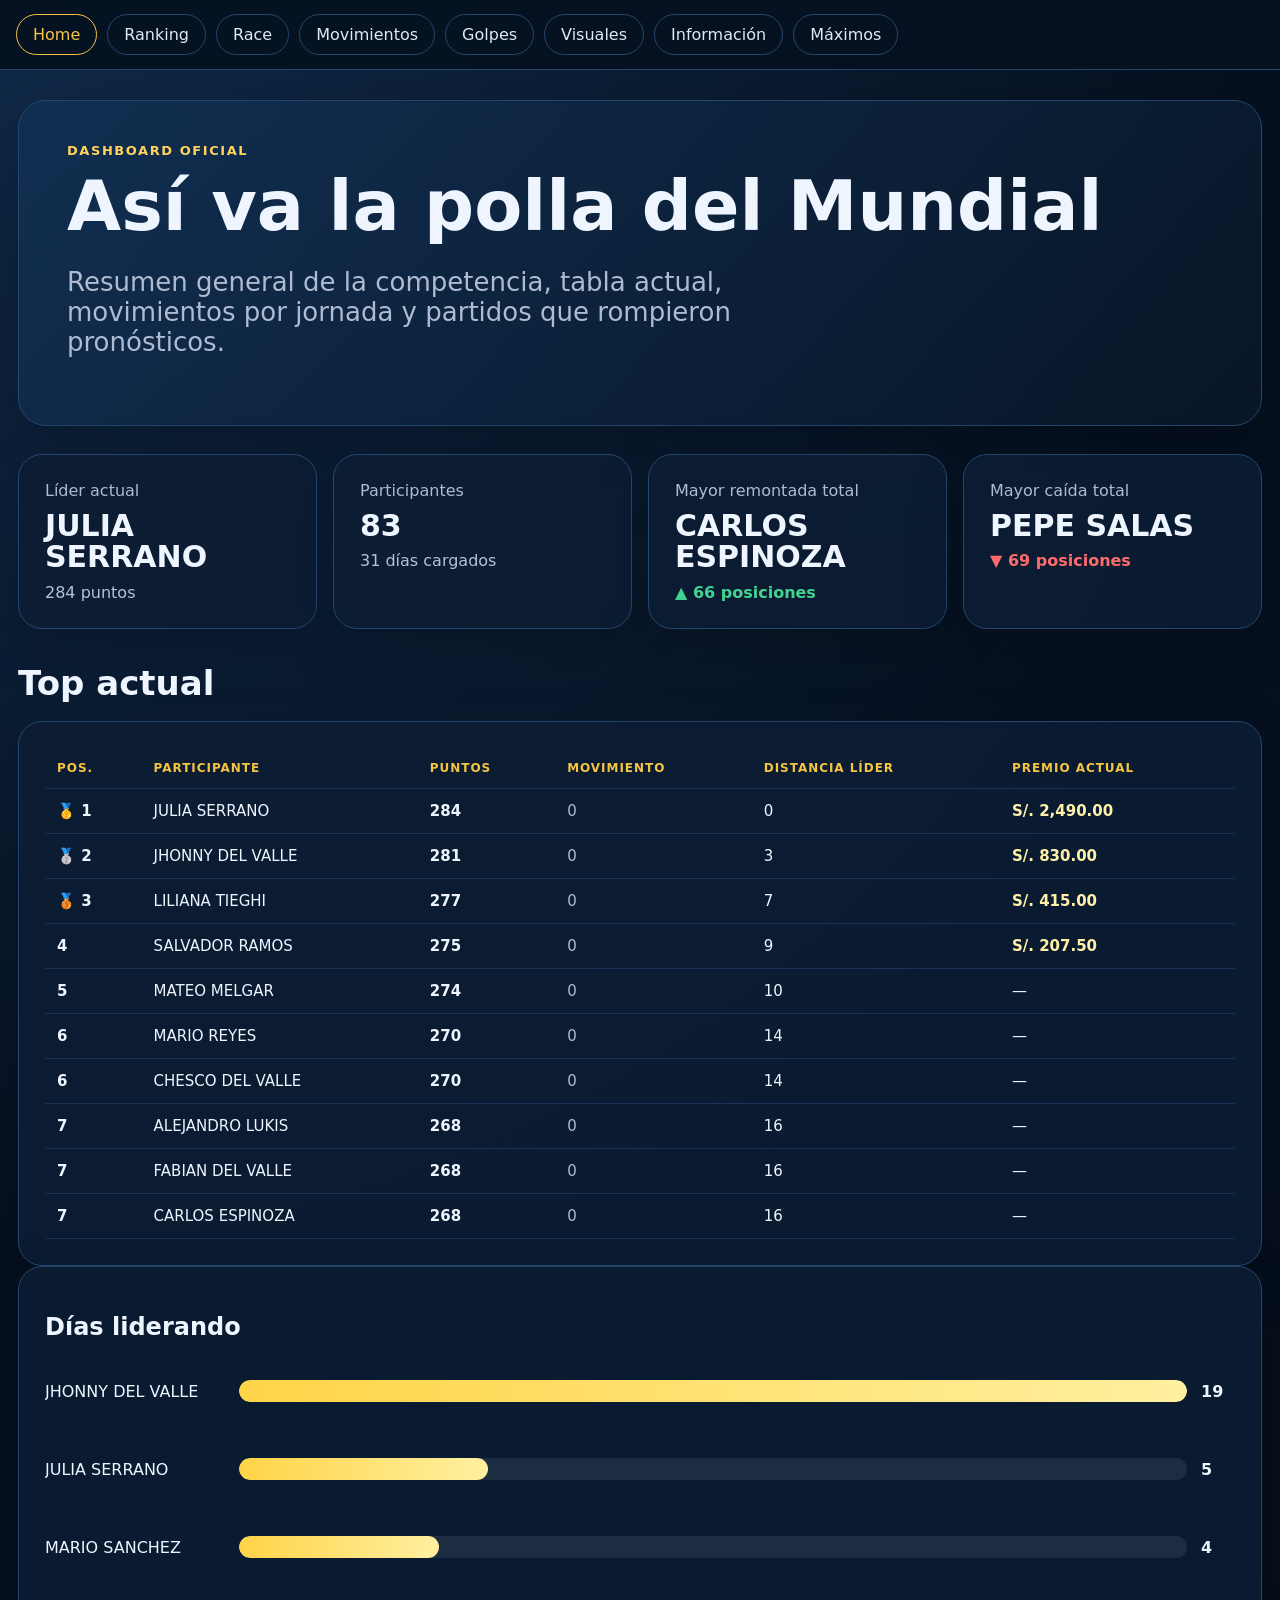
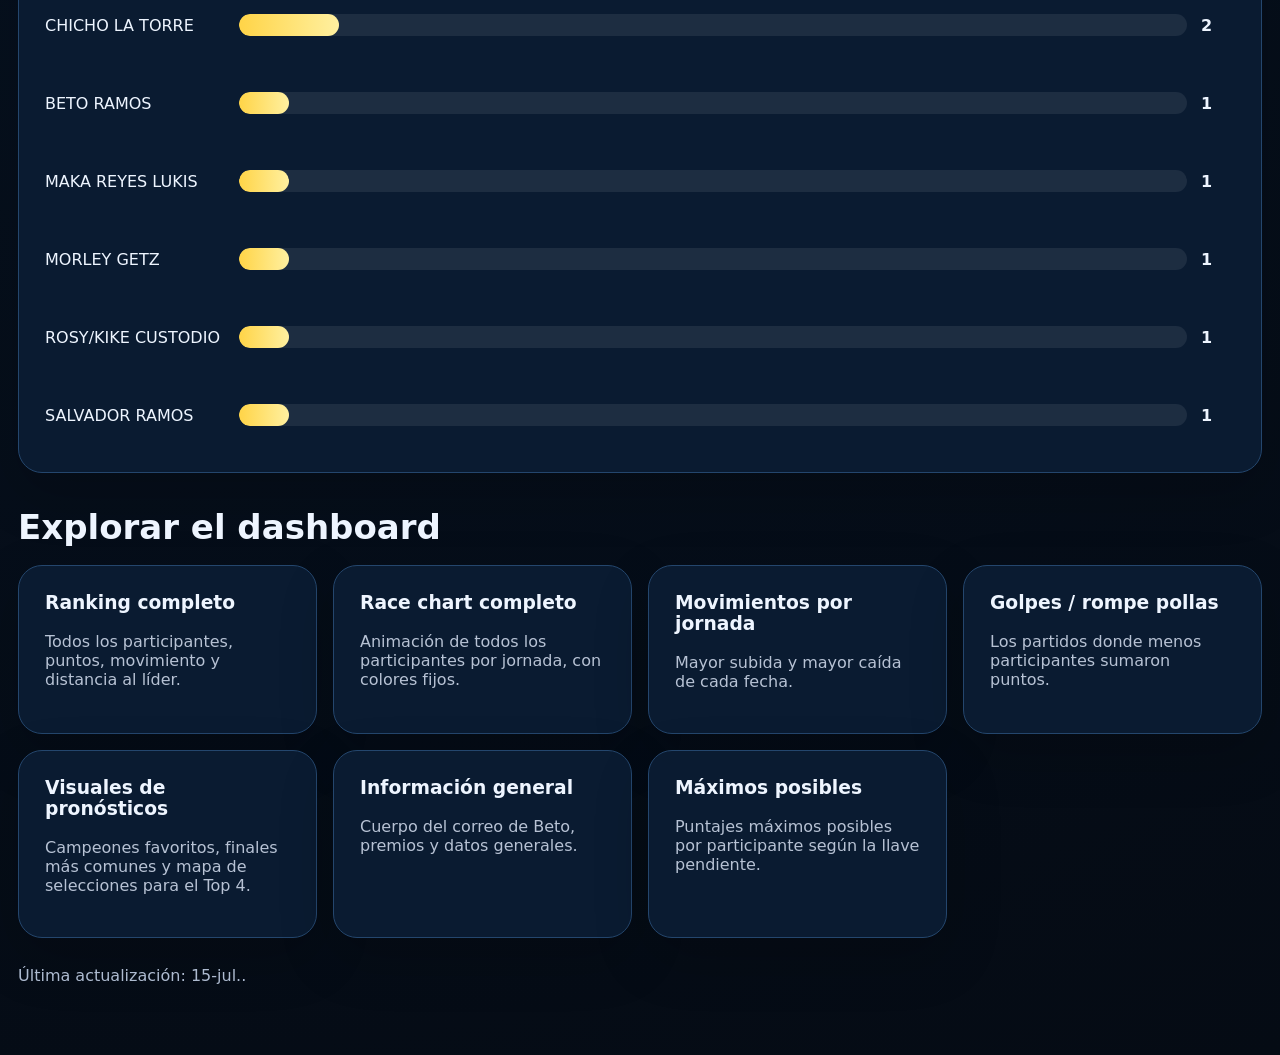
<file: index.html>
<!doctype html><html lang="es"><head><meta charset="utf-8"><meta name="viewport" content="width=device-width,initial-scale=1"><title>Polla Mundial 2026 | Home</title><link rel="stylesheet" href="assets/css/style.css"></head><body><script src="assets/js/data.js"></script><script src="assets/js/common.js"></script><main class="wrap"><section class="hero"><div class="eyebrow">Dashboard oficial</div><h1>Así va la polla del Mundial</h1><p>Resumen general de la competencia, tabla actual, movimientos por jornada y partidos que rompieron pronósticos.</p></section><section class="grid" id="kpis"></section><h2 class="section-title">Top actual</h2><div class="card table-wrap"><table class="table" id="topTable"></table></div><section class="card"><h2>Días liderando</h2><div id="leaderBars" class="barlist"></div></section><h2 class="section-title">Explorar el dashboard</h2><section class="grid3"><a class="card link-card" href="ranking.html"><h3>Ranking completo</h3><p class="muted">Todos los participantes, puntos, movimiento y distancia al líder.</p></a><a class="card link-card" href="race.html"><h3>Race chart completo</h3><p class="muted">Animación de todos los participantes por jornada, con colores fijos.</p></a><a class="card link-card" href="movements.html"><h3>Movimientos por jornada</h3><p class="muted">Mayor subida y mayor caída de cada fecha.</p></a><a class="card link-card" href="golpes.html"><h3>Golpes / rompe pollas</h3><p class="muted">Los partidos donde menos participantes sumaron puntos.</p></a><a class="card link-card" href="visuales.html"><h3>Visuales de pronósticos</h3><p class="muted">Campeones favoritos, finales más comunes y mapa de selecciones para el Top 4.</p></a><a class="card link-card" href="info.html"><h3>Información general</h3><p class="muted">Cuerpo del correo de Beto, premios y datos generales.</p></a><a class="card link-card" href="maximos.html"><h3>Máximos posibles</h3><p class="muted">Puntajes máximos posibles por participante según la llave pendiente.</p></a></section><div class="footer" id="foot"></div></main><script src="assets/js/home.js"></script></body></html>
</file>
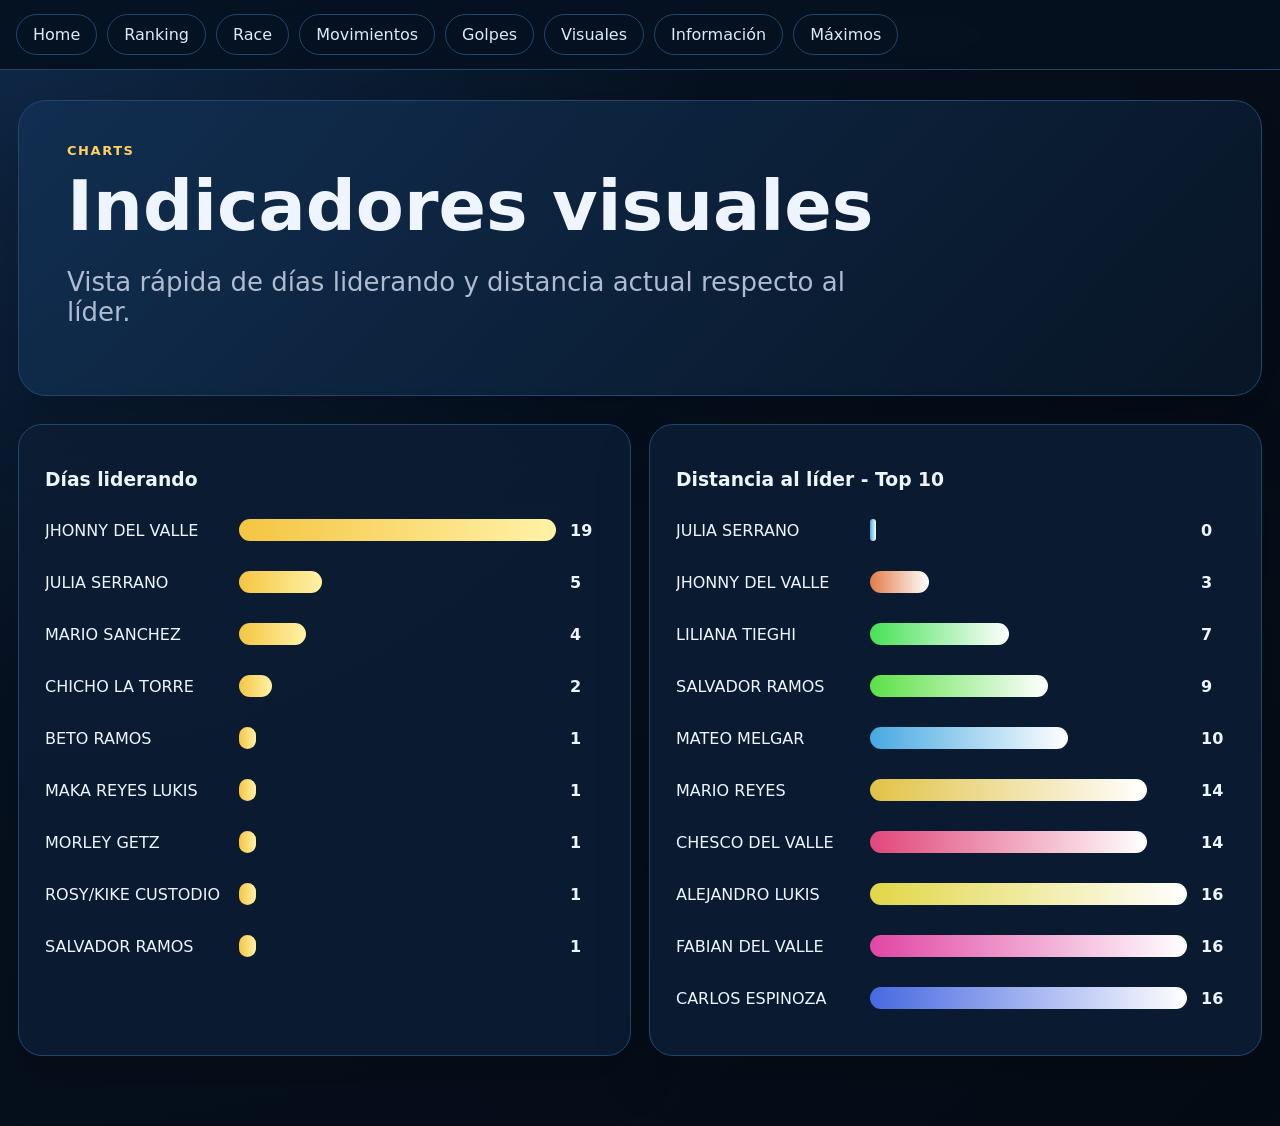
<file: charts.html>
<!doctype html><html lang="es"><head><meta charset="utf-8"><meta name="viewport" content="width=device-width,initial-scale=1"><title>Polla Mundial 2026 | Charts</title><link rel="stylesheet" href="assets/css/style.css"></head><body><script src="assets/js/data.js"></script><script src="assets/js/common.js"></script><main class="wrap"><section class="hero"><div class="eyebrow">Charts</div><h1>Indicadores visuales</h1><p>Vista rápida de días liderando y distancia actual respecto al líder.</p></section><section class="grid2"><div class="card"><h3>Días liderando</h3><div id="leaders"></div></div><div class="card"><h3>Distancia al líder - Top 10</h3><div id="gap"></div></div></section></main><script src="assets/js/charts.js"></script></body></html>
</file>
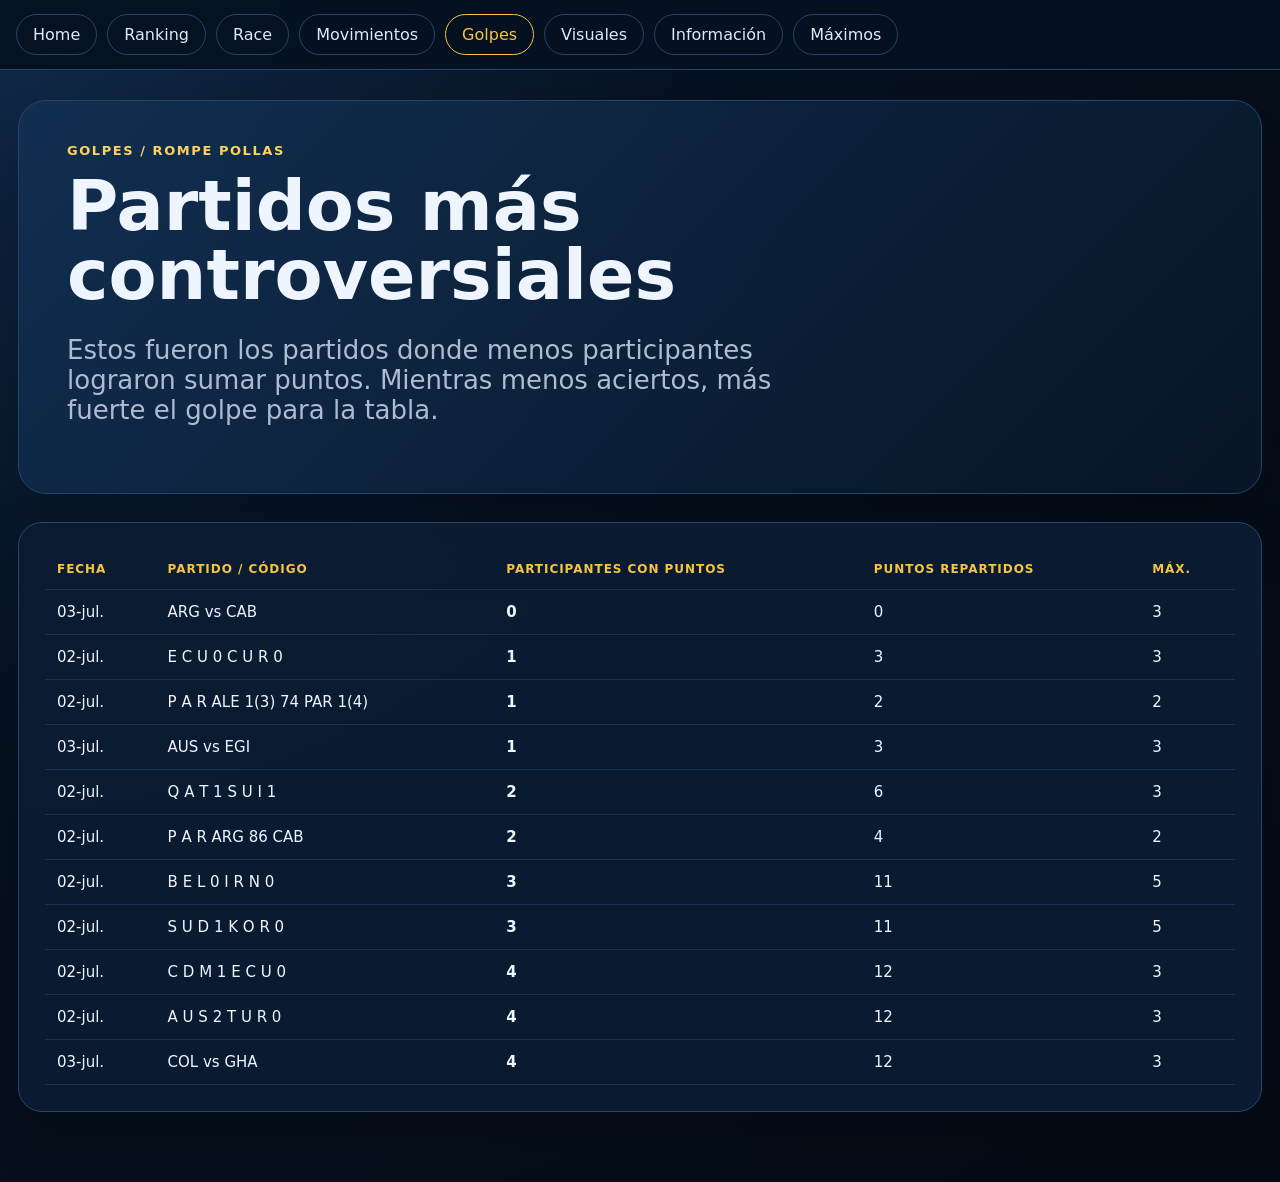
<file: golpes.html>
<!doctype html><html lang="es"><head><meta charset="utf-8"><meta name="viewport" content="width=device-width,initial-scale=1"><title>Polla Mundial 2026 | Golpes</title><link rel="stylesheet" href="assets/css/style.css"></head><body><script src="assets/js/data.js"></script><script src="assets/js/common.js"></script><main class="wrap"><section class="hero"><div class="eyebrow">Golpes / rompe pollas</div><h1>Partidos más controversiales</h1><p>Estos fueron los partidos donde menos participantes lograron sumar puntos. Mientras menos aciertos, más fuerte el golpe para la tabla.</p></section><div class="card table-wrap desktop-table"><table class="table" id="golpesTable"></table></div><div class="mobile-cards" id="golpesCards"></div></main><script src="assets/js/golpes.js"></script></body></html>
</file>
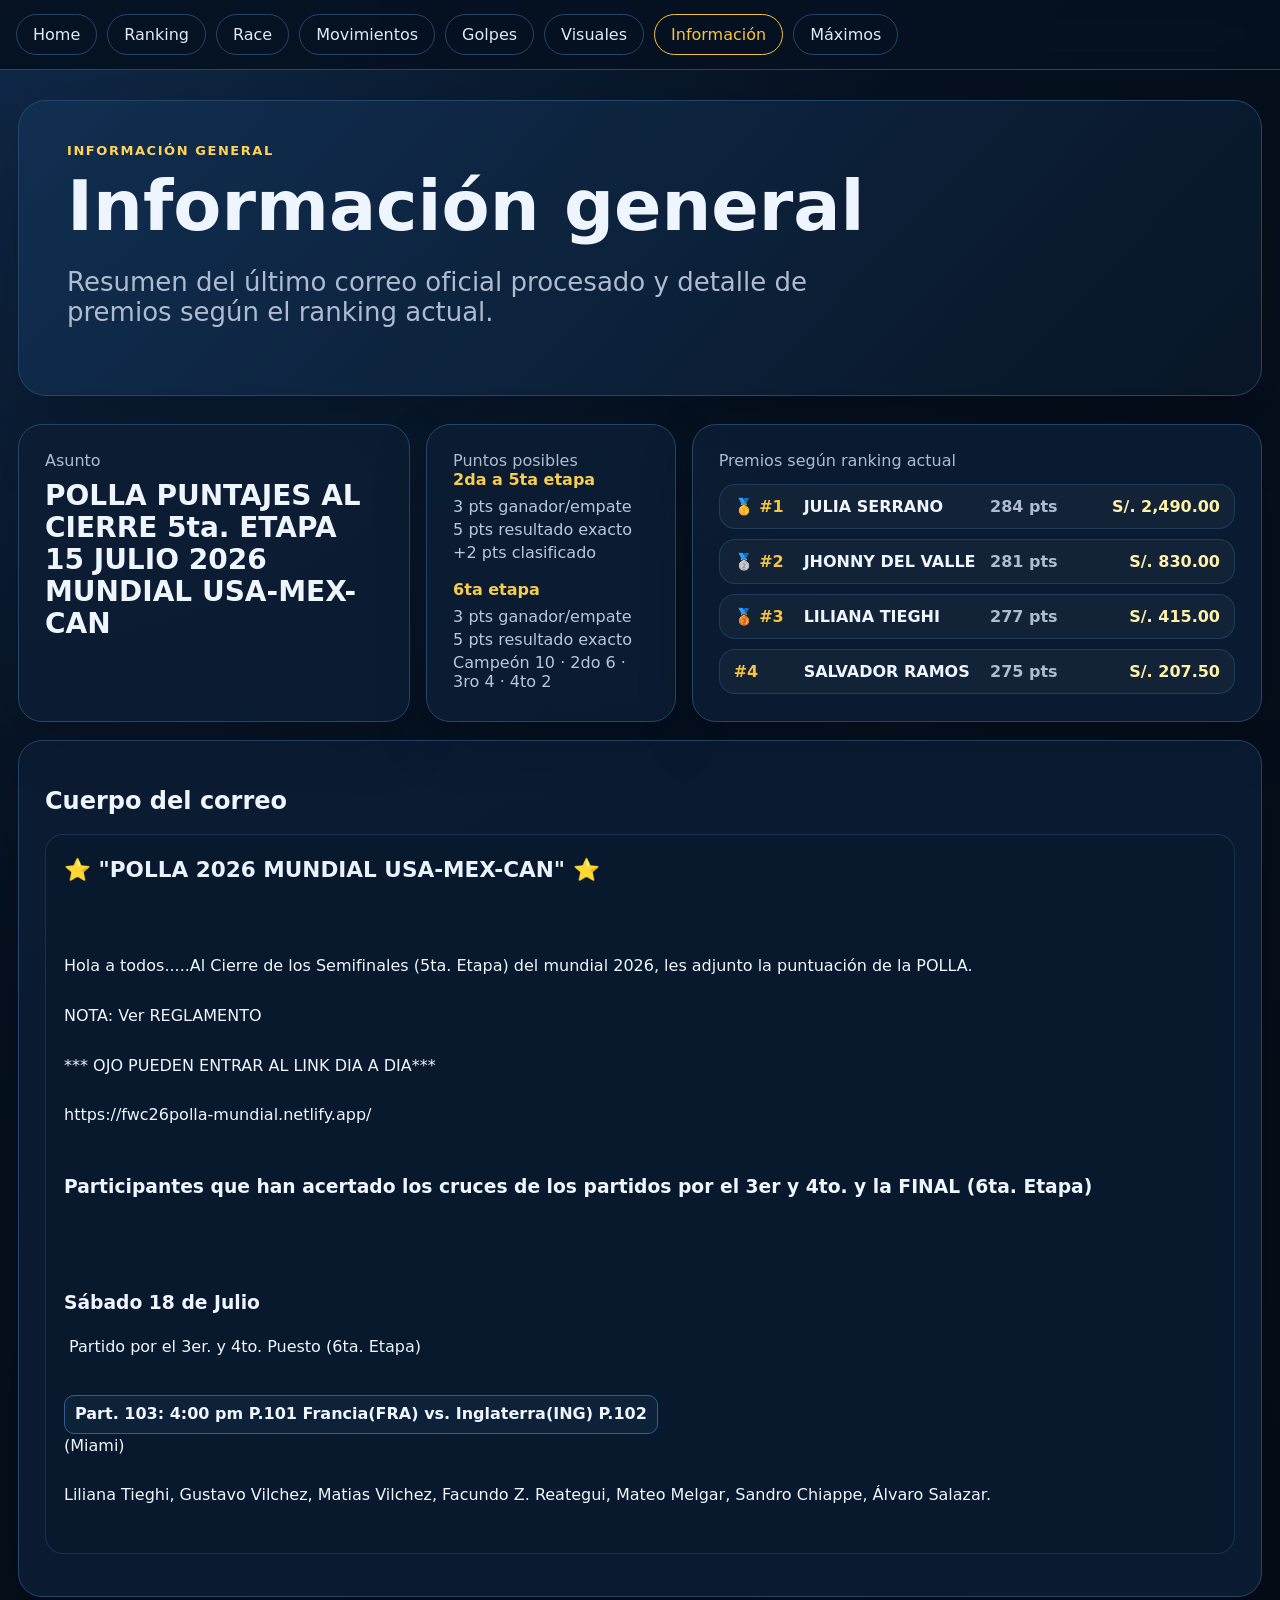
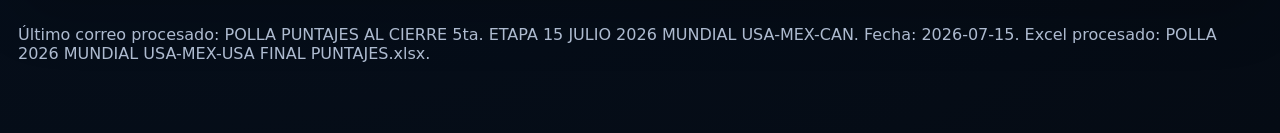
<file: info.html>
<!doctype html><html lang="es"><head><meta charset="utf-8"><meta name="viewport" content="width=device-width,initial-scale=1"><title>Polla Mundial 2026 | Información</title><link rel="stylesheet" href="assets/css/style.css"></head><body><script src="assets/js/data.js"></script><script src="assets/js/common.js"></script><main class="wrap"><section class="hero"><div class="eyebrow">Información general</div><h1>Información general</h1><p>Resumen del último correo oficial procesado y detalle de premios según el ranking actual.</p></section><section class="grid" id="emailMeta"></section><section class="card"><h2>Cuerpo del correo</h2><pre class="email-body" id="emailBody"></pre></section><div class="footer" id="emailFoot"></div></main><script src="assets/js/info.js"></script></body></html>
</file>
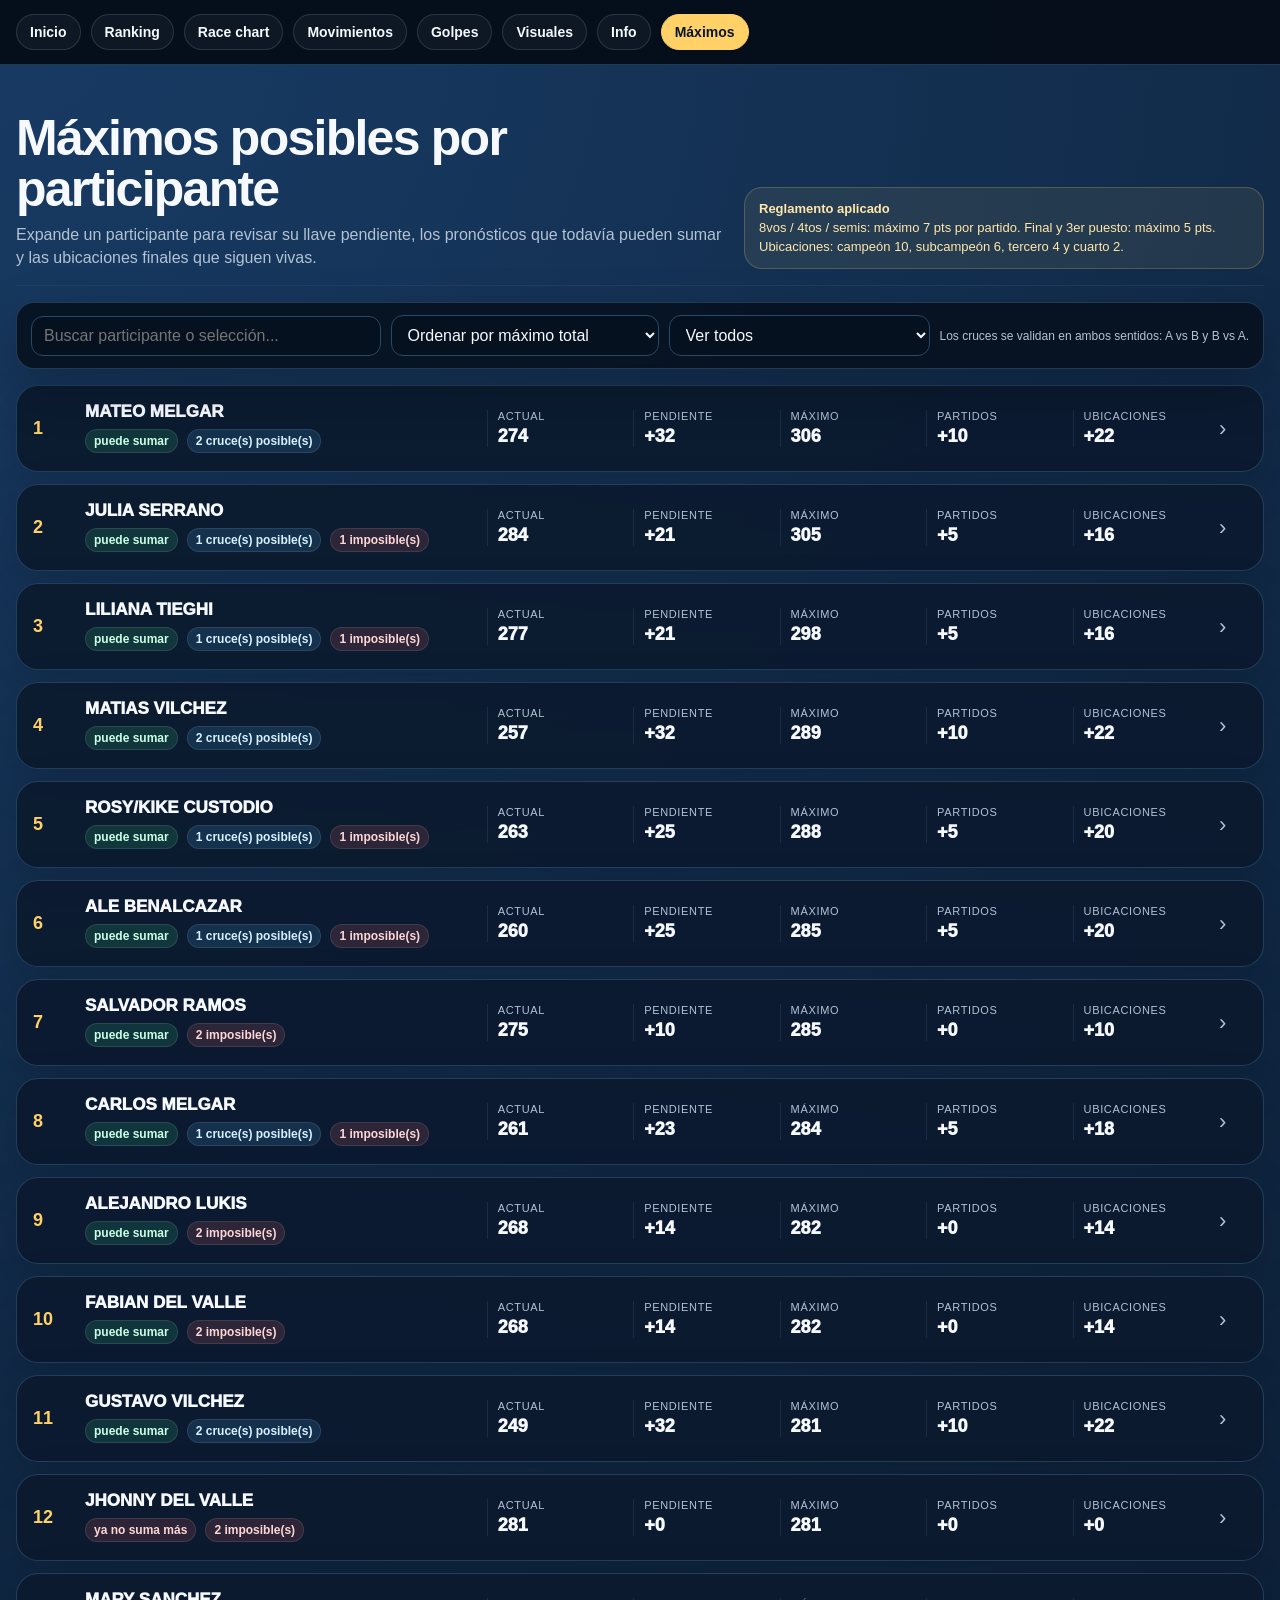
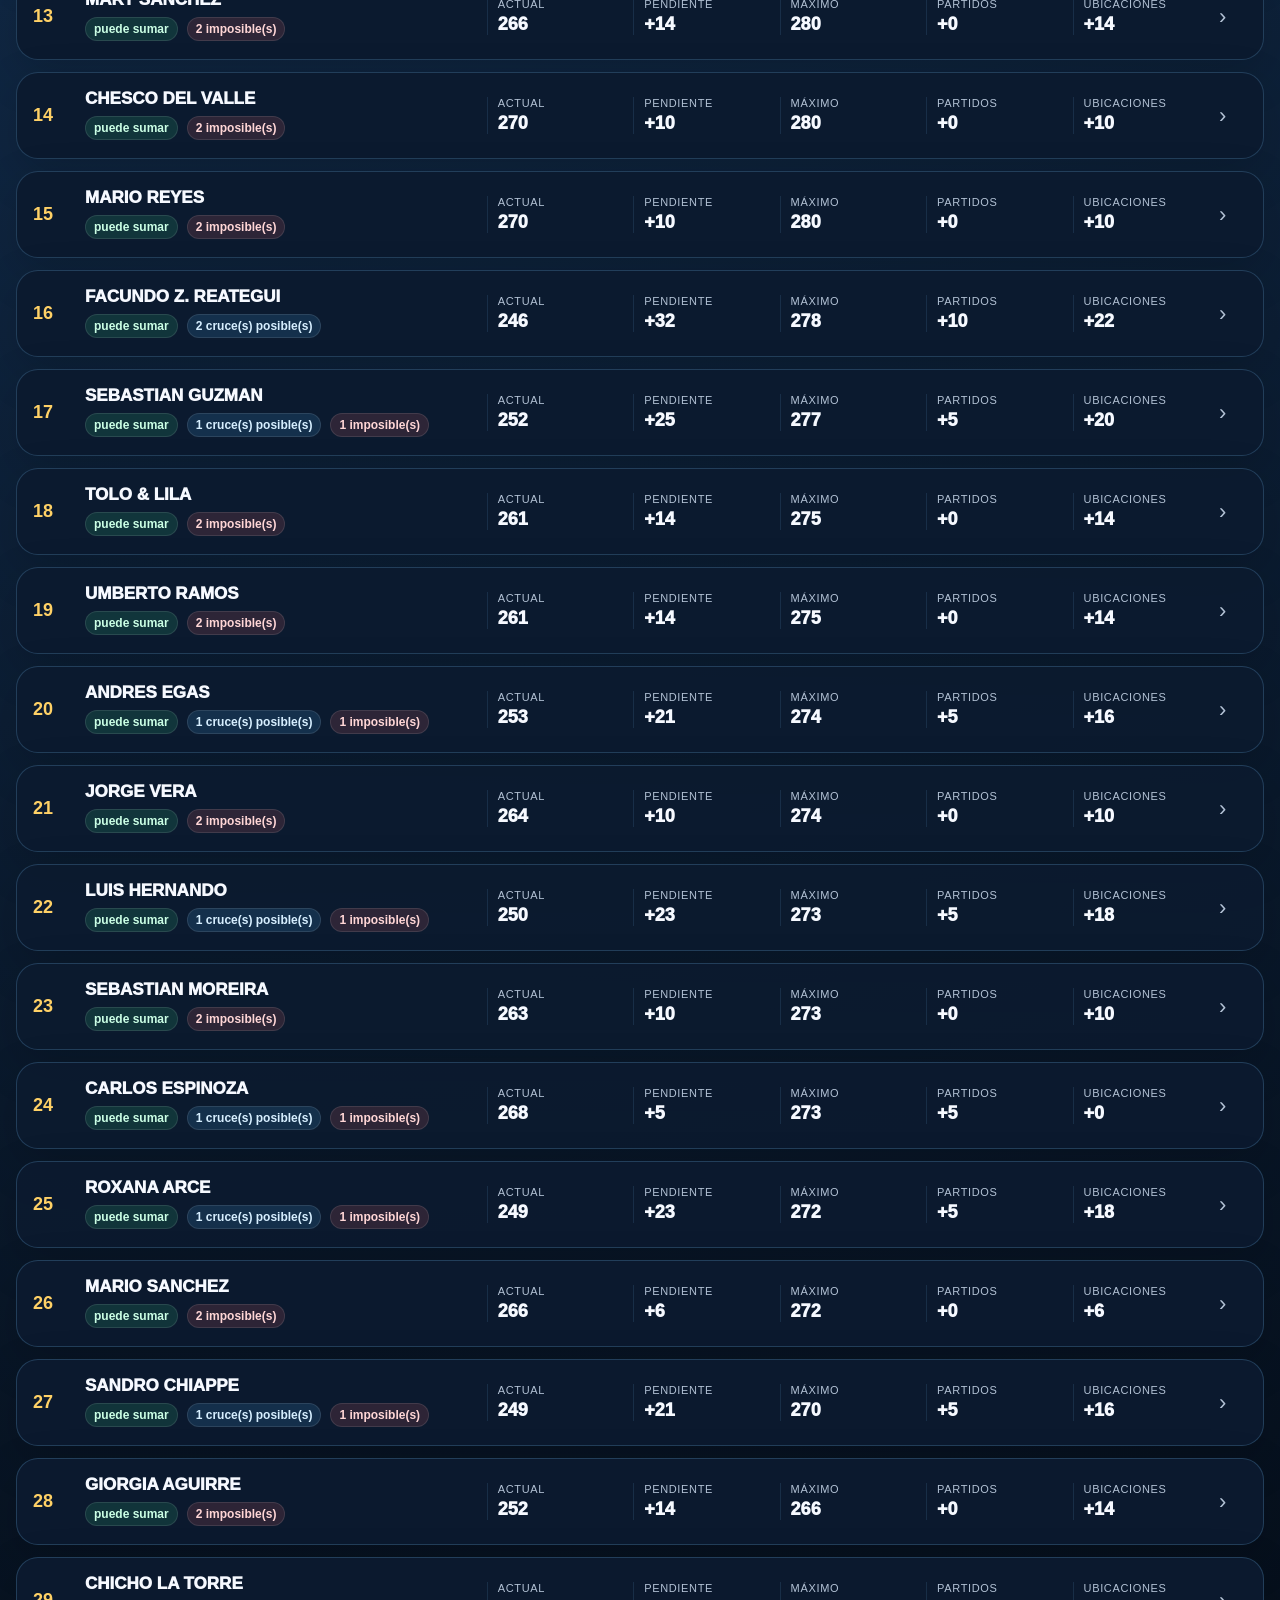
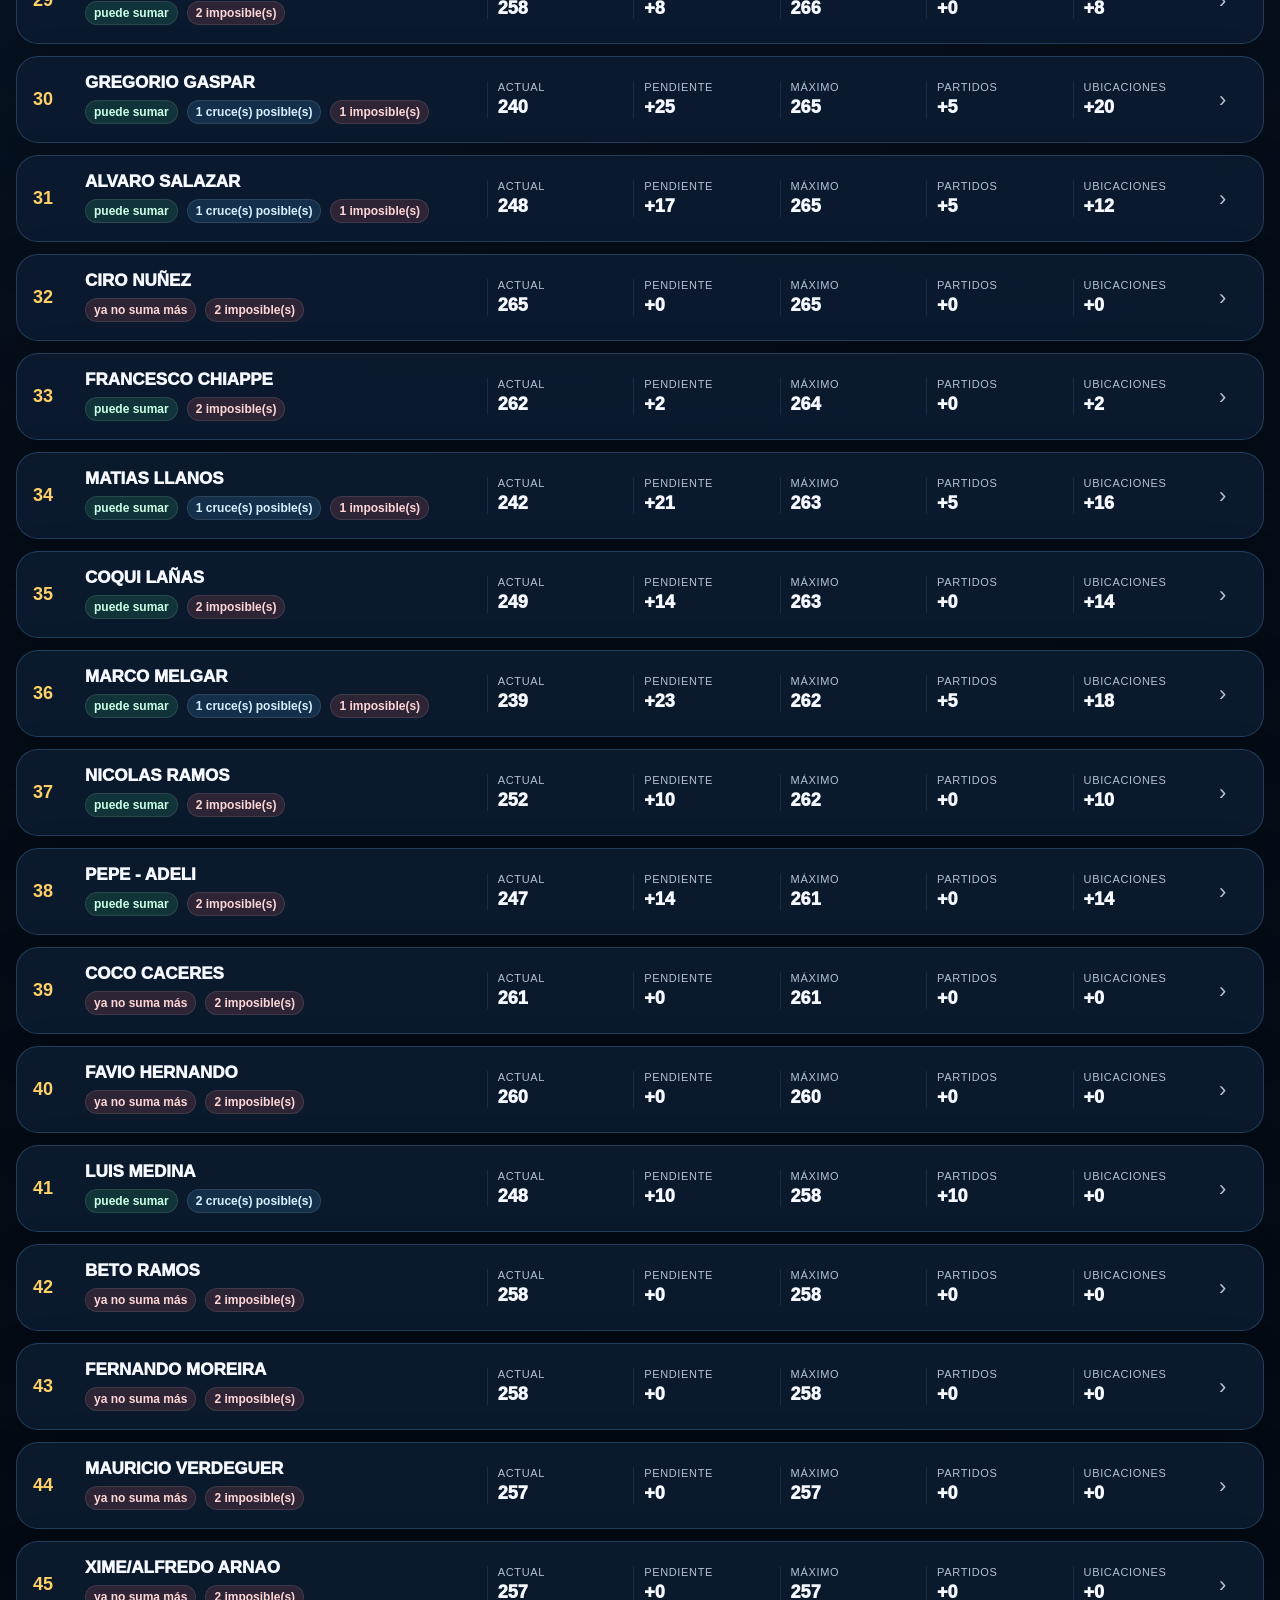
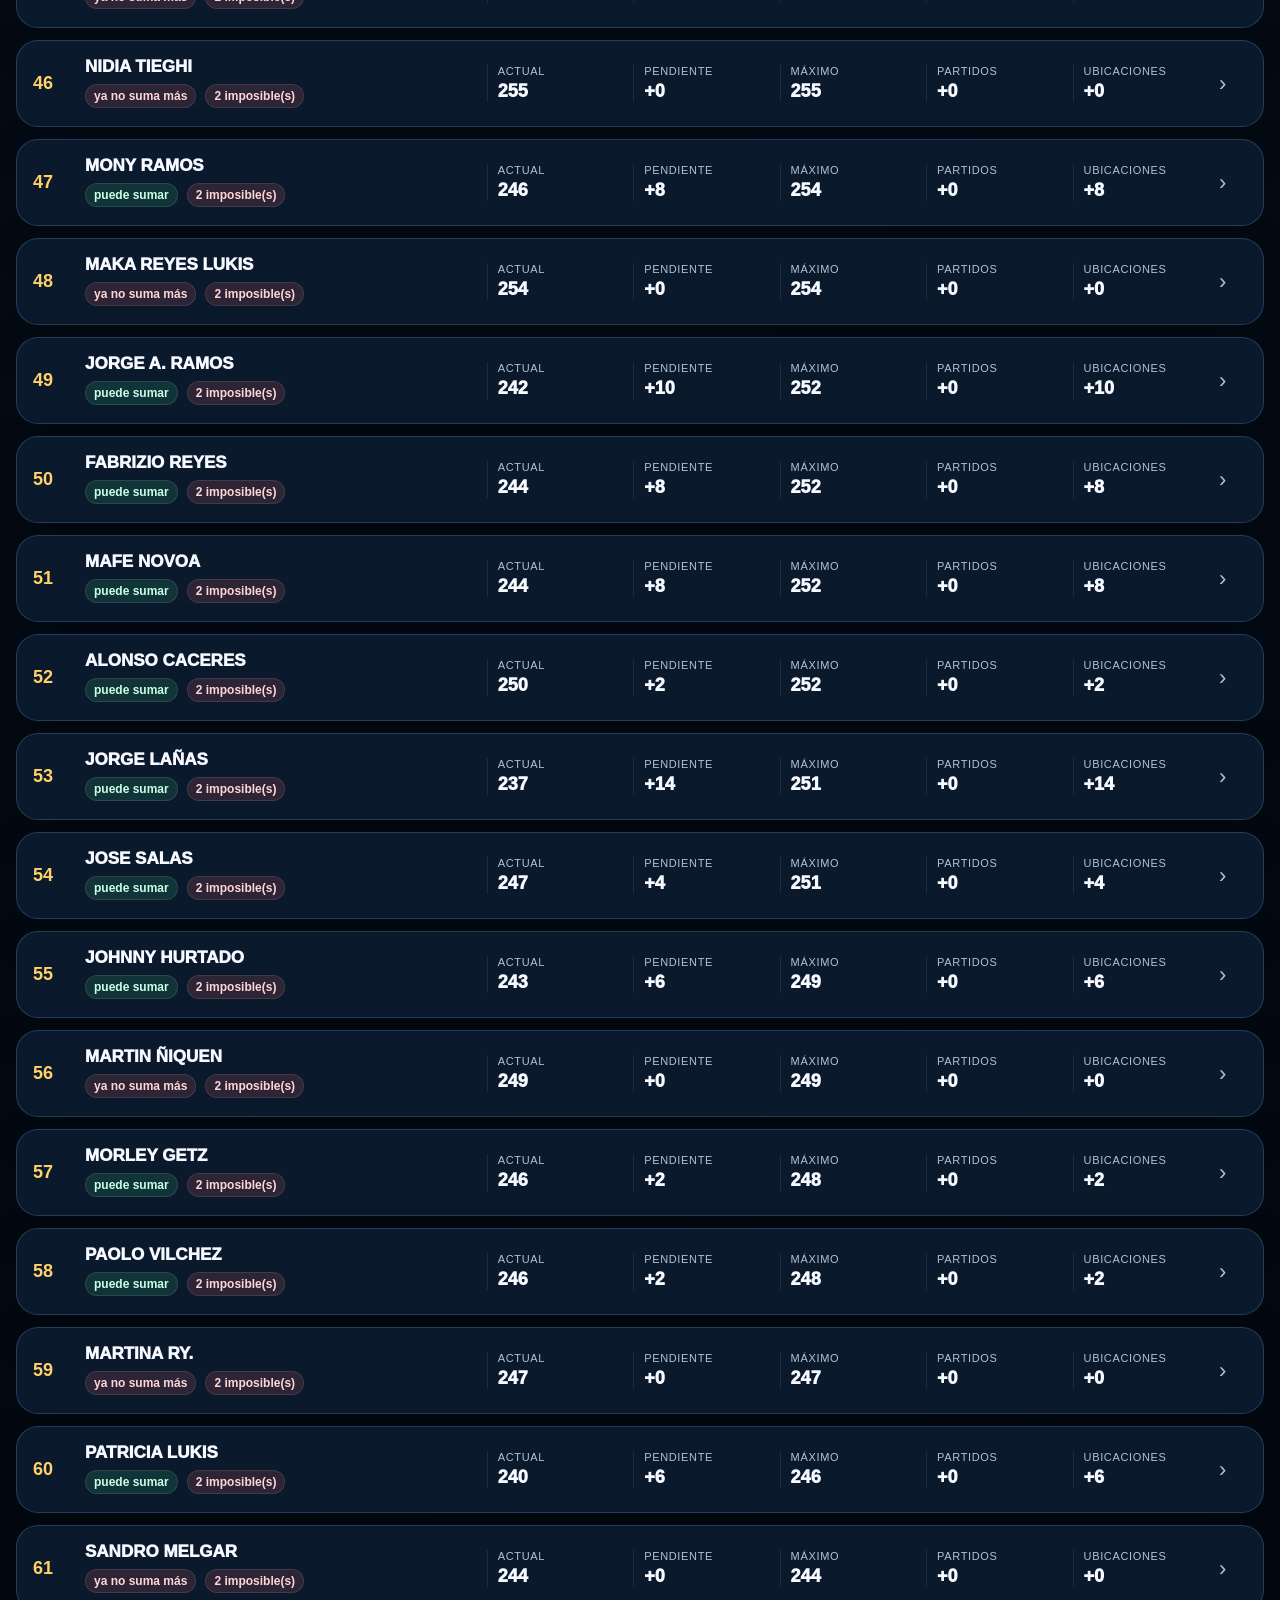
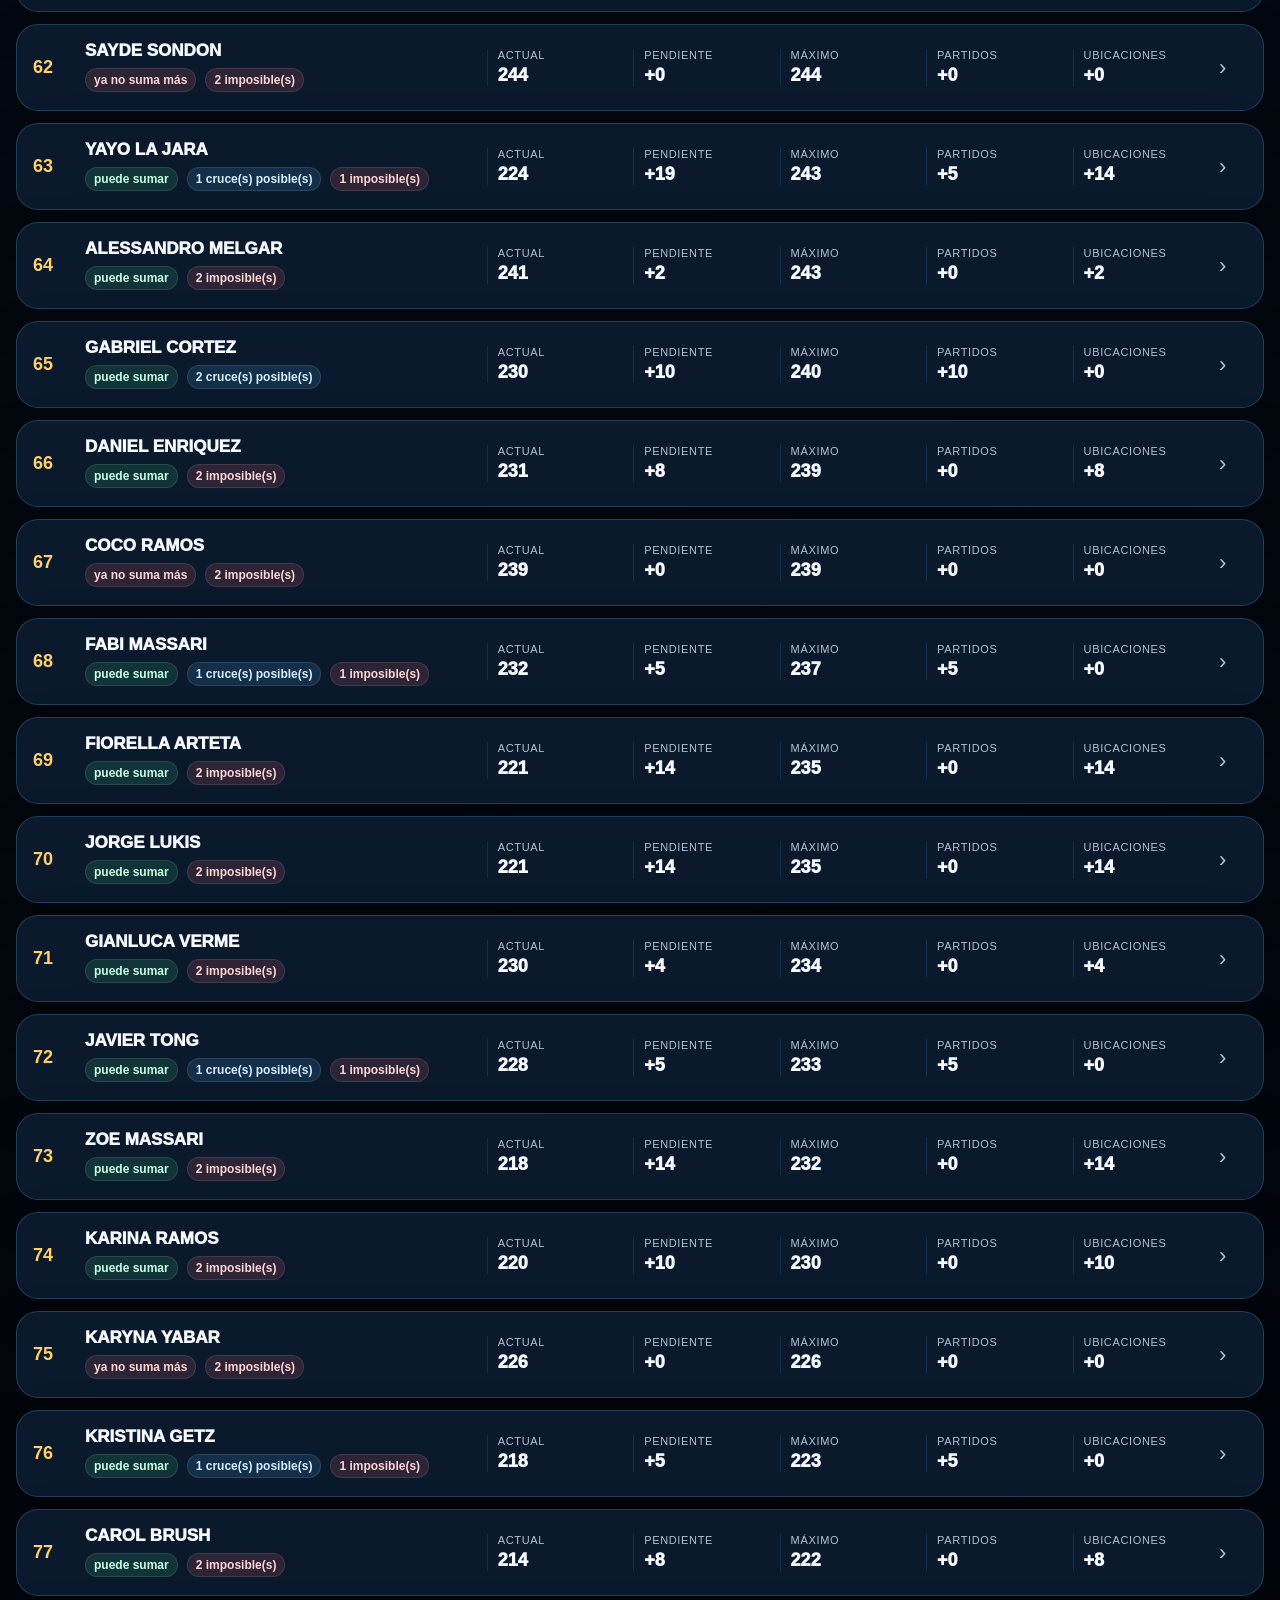
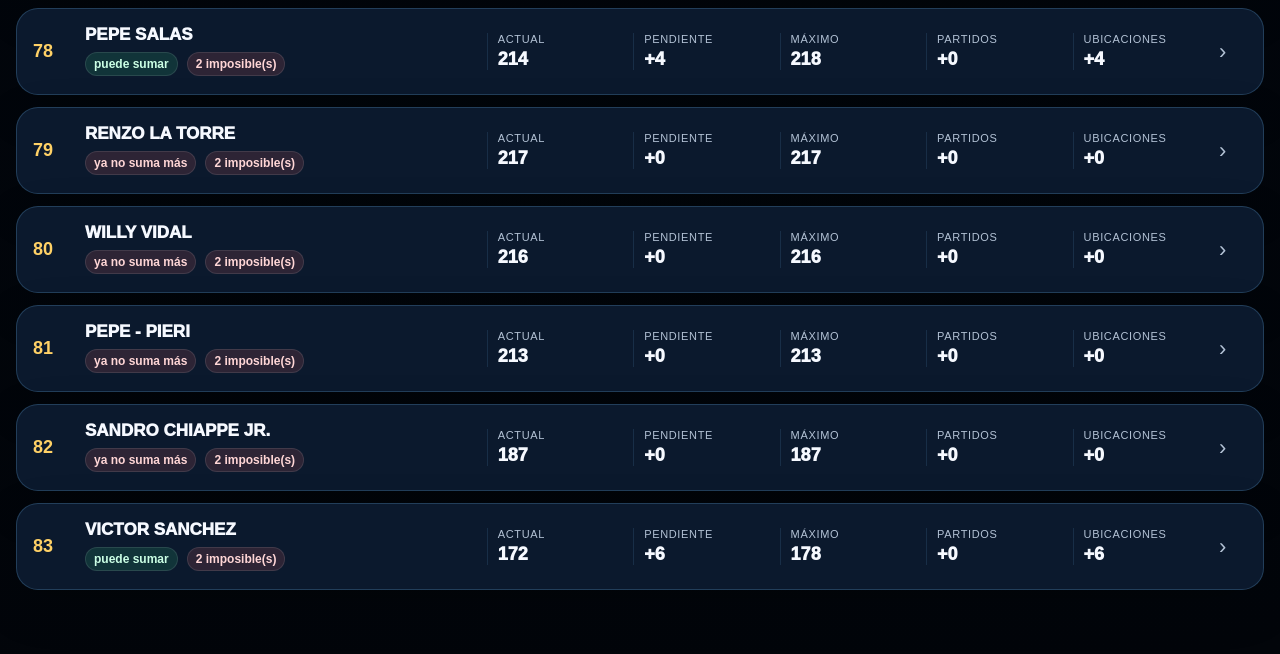
<file: maximo.html>
<!doctype html><html lang="es"><head><meta charset="utf-8"><meta name="viewport" content="width=device-width,initial-scale=1"><meta http-equiv="refresh" content="0; url=maximos.html"><title>Redirigiendo a Máximos</title></head><body><p>Redirigiendo a <a href="maximos.html">Máximos posibles</a>...</p><script>location.replace('maximos.html');</script></body></html>
</file>
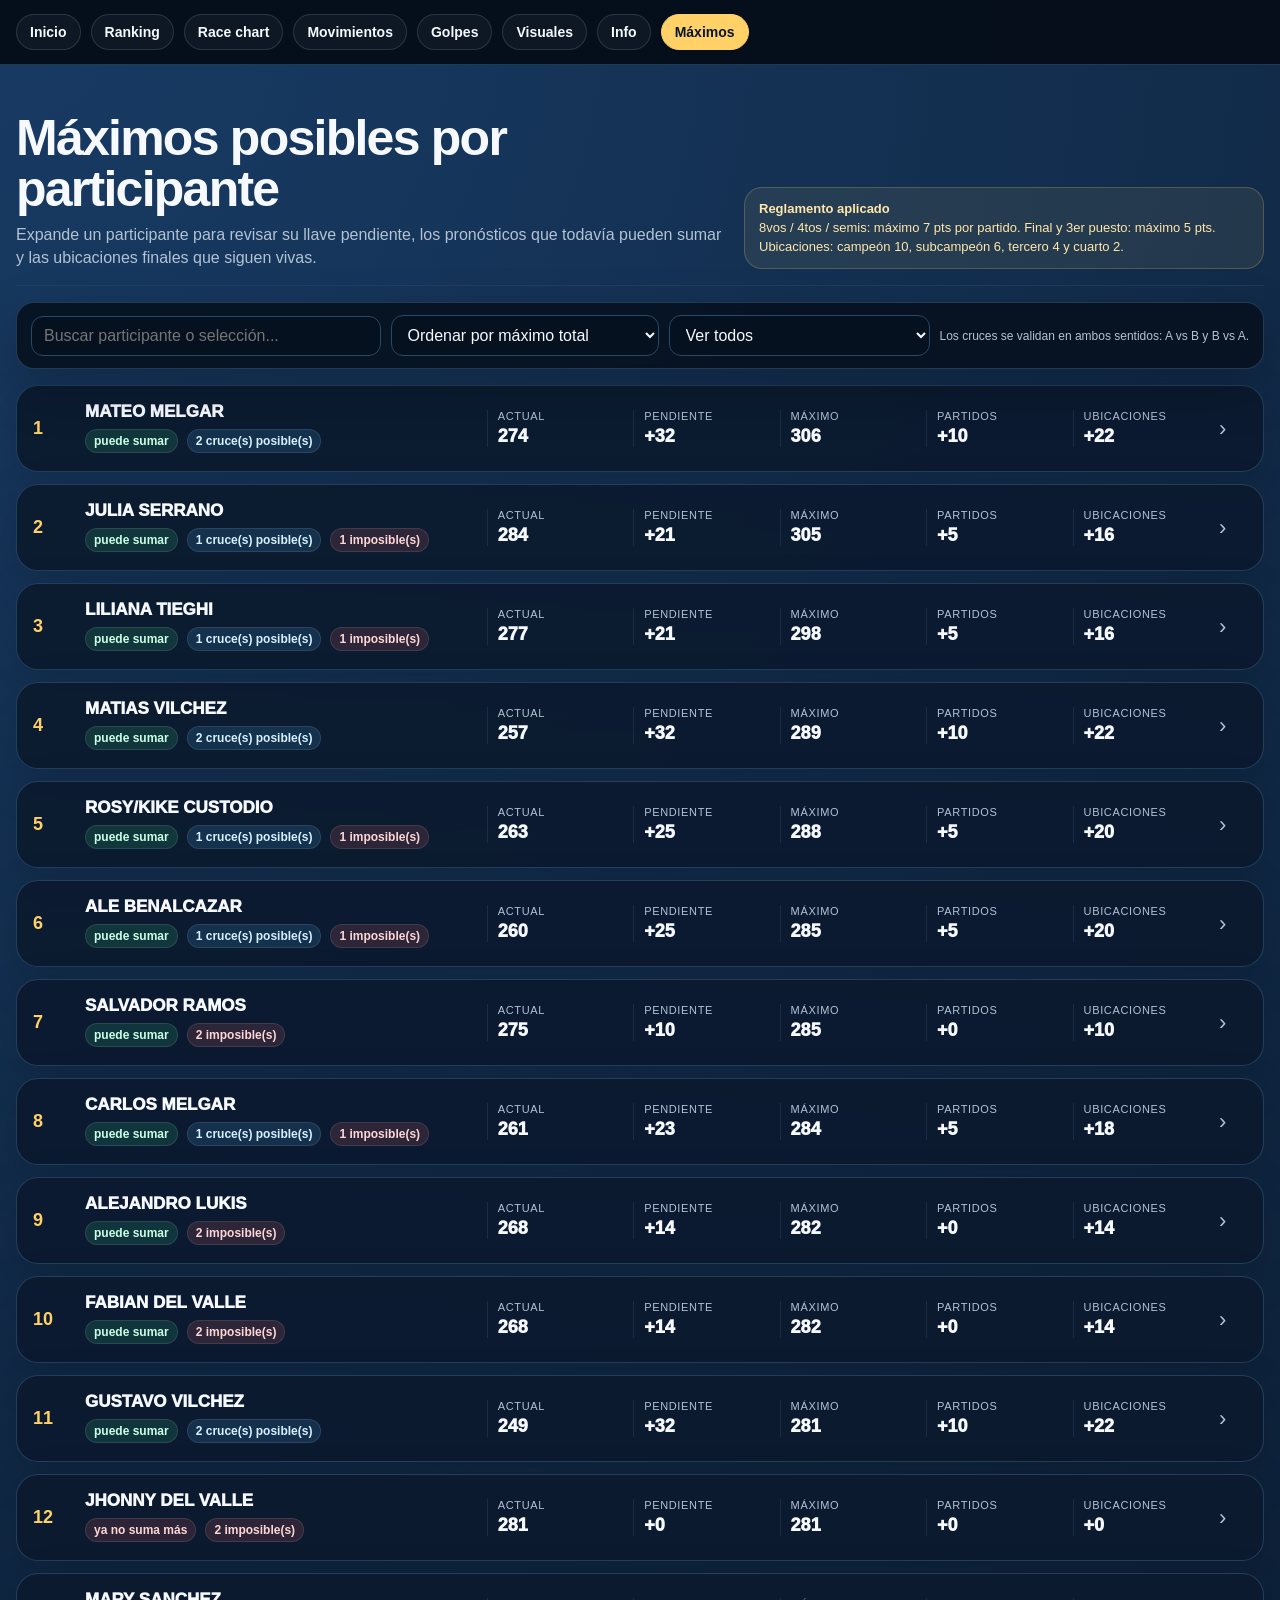
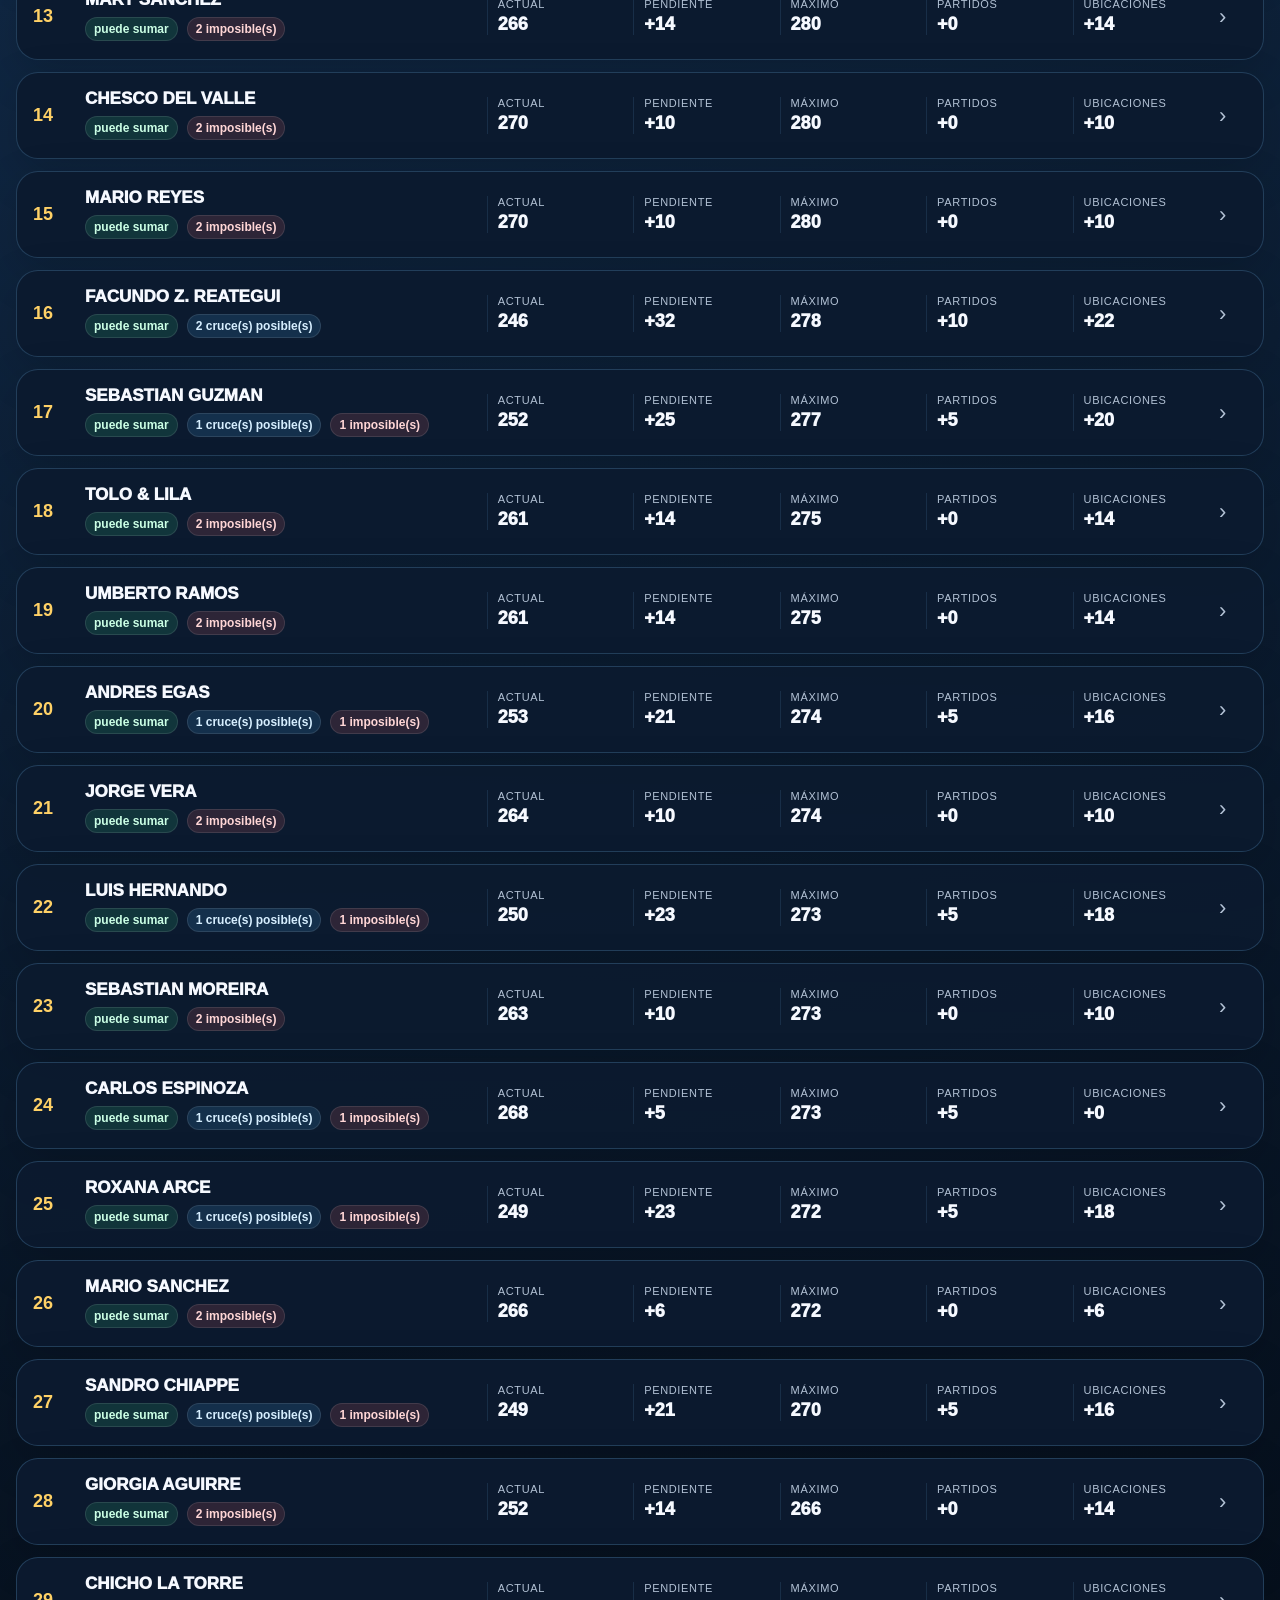
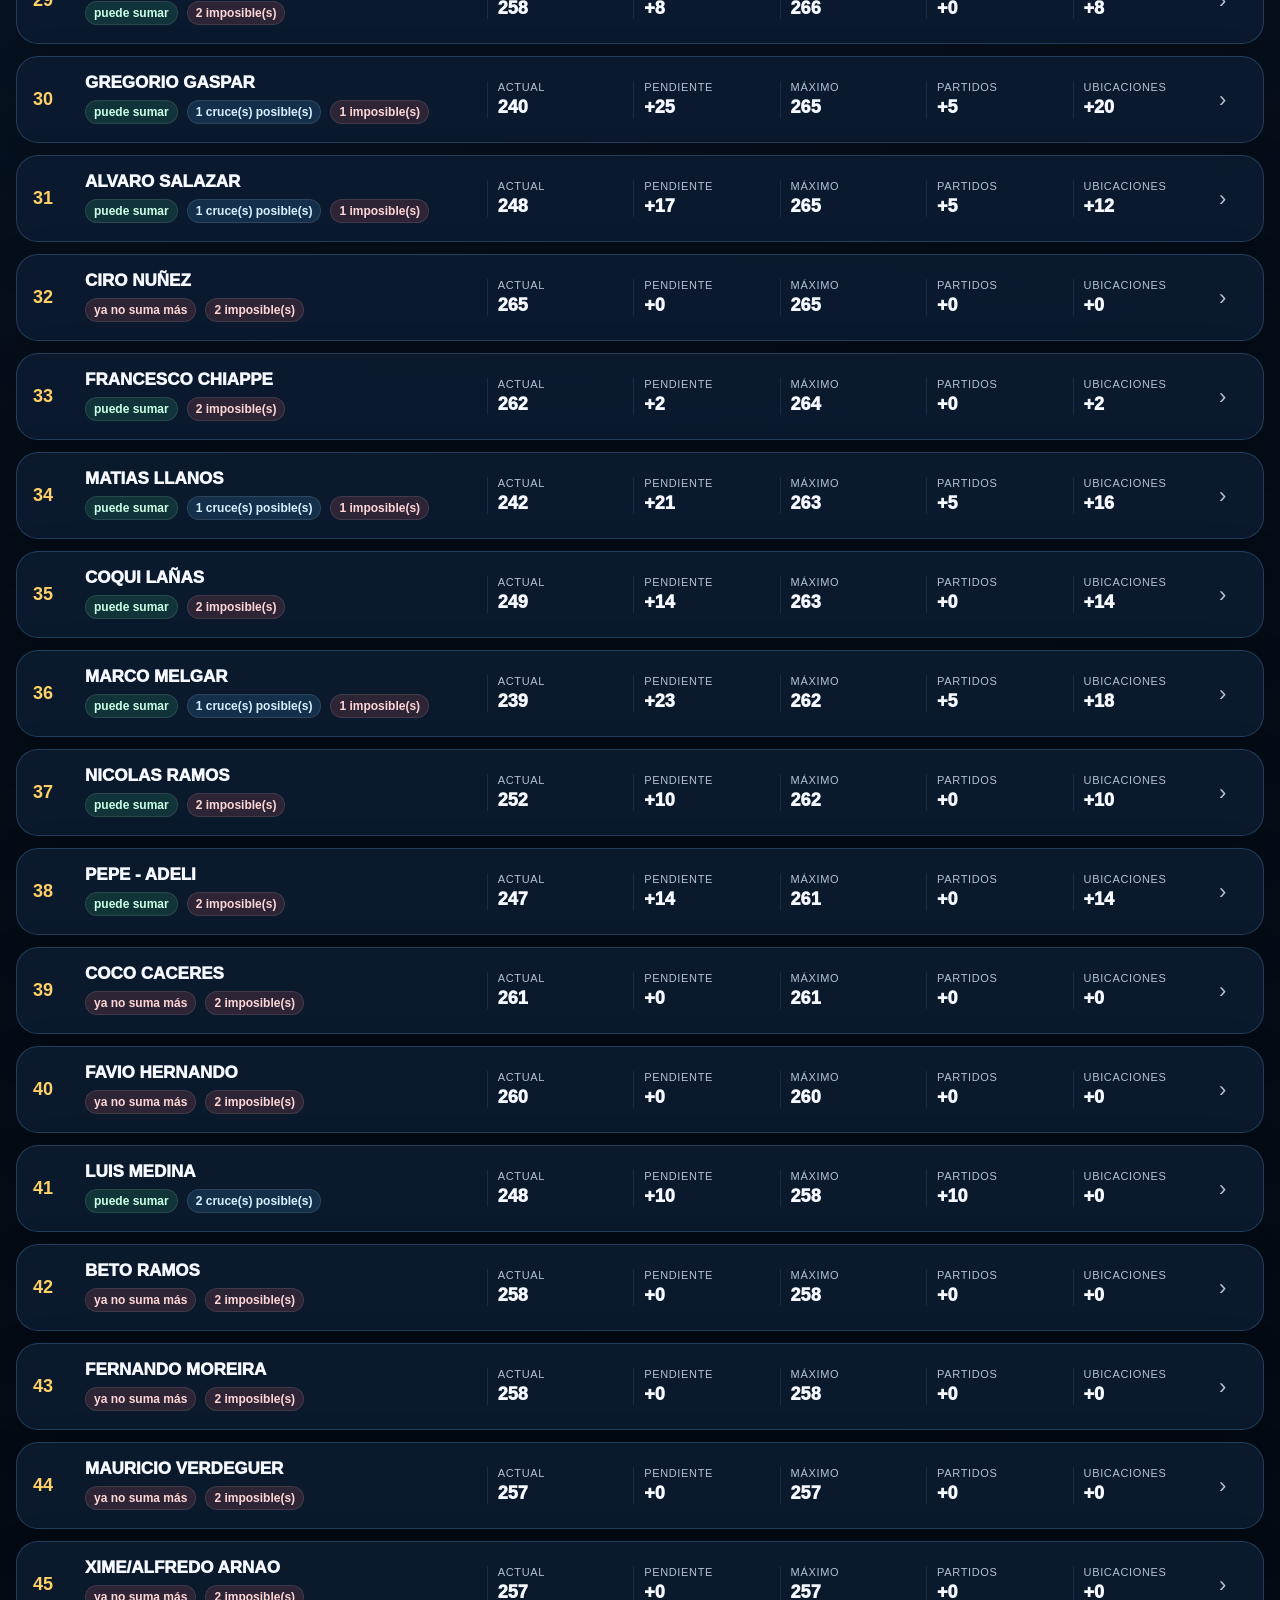
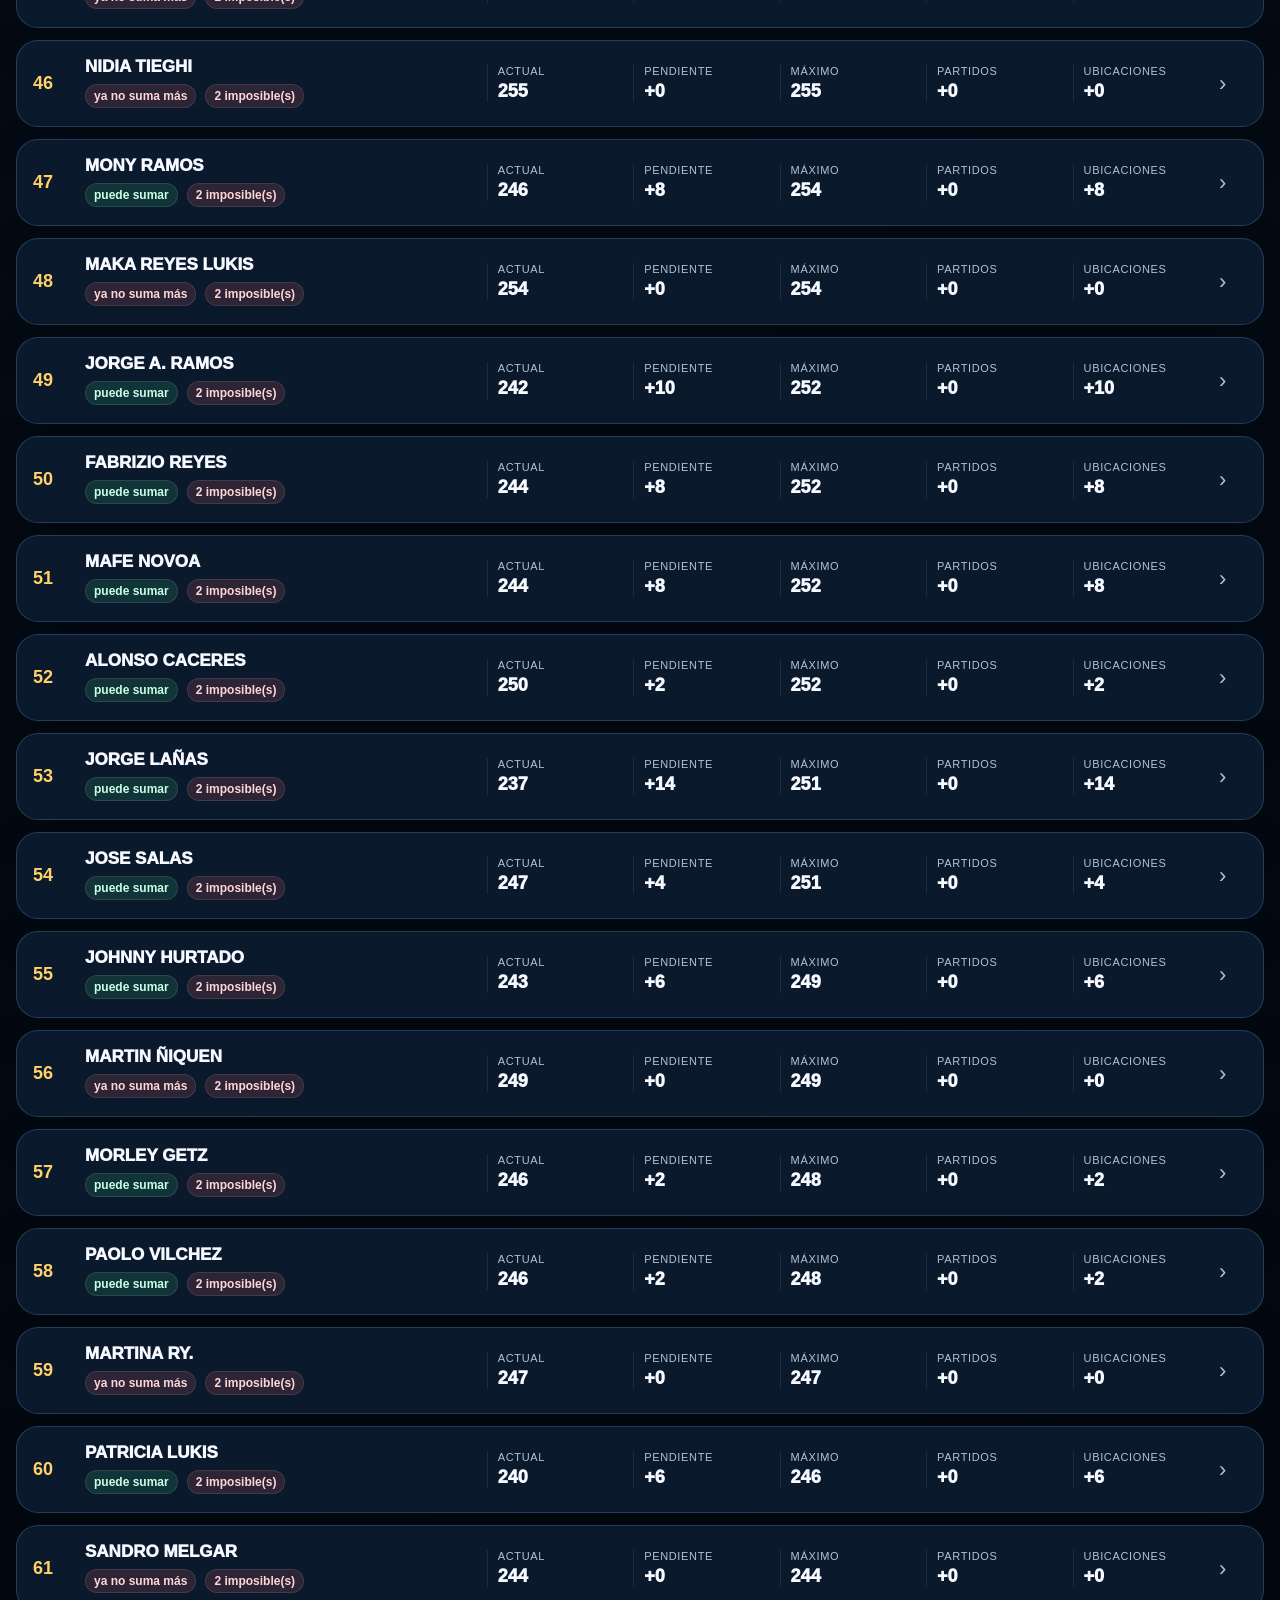
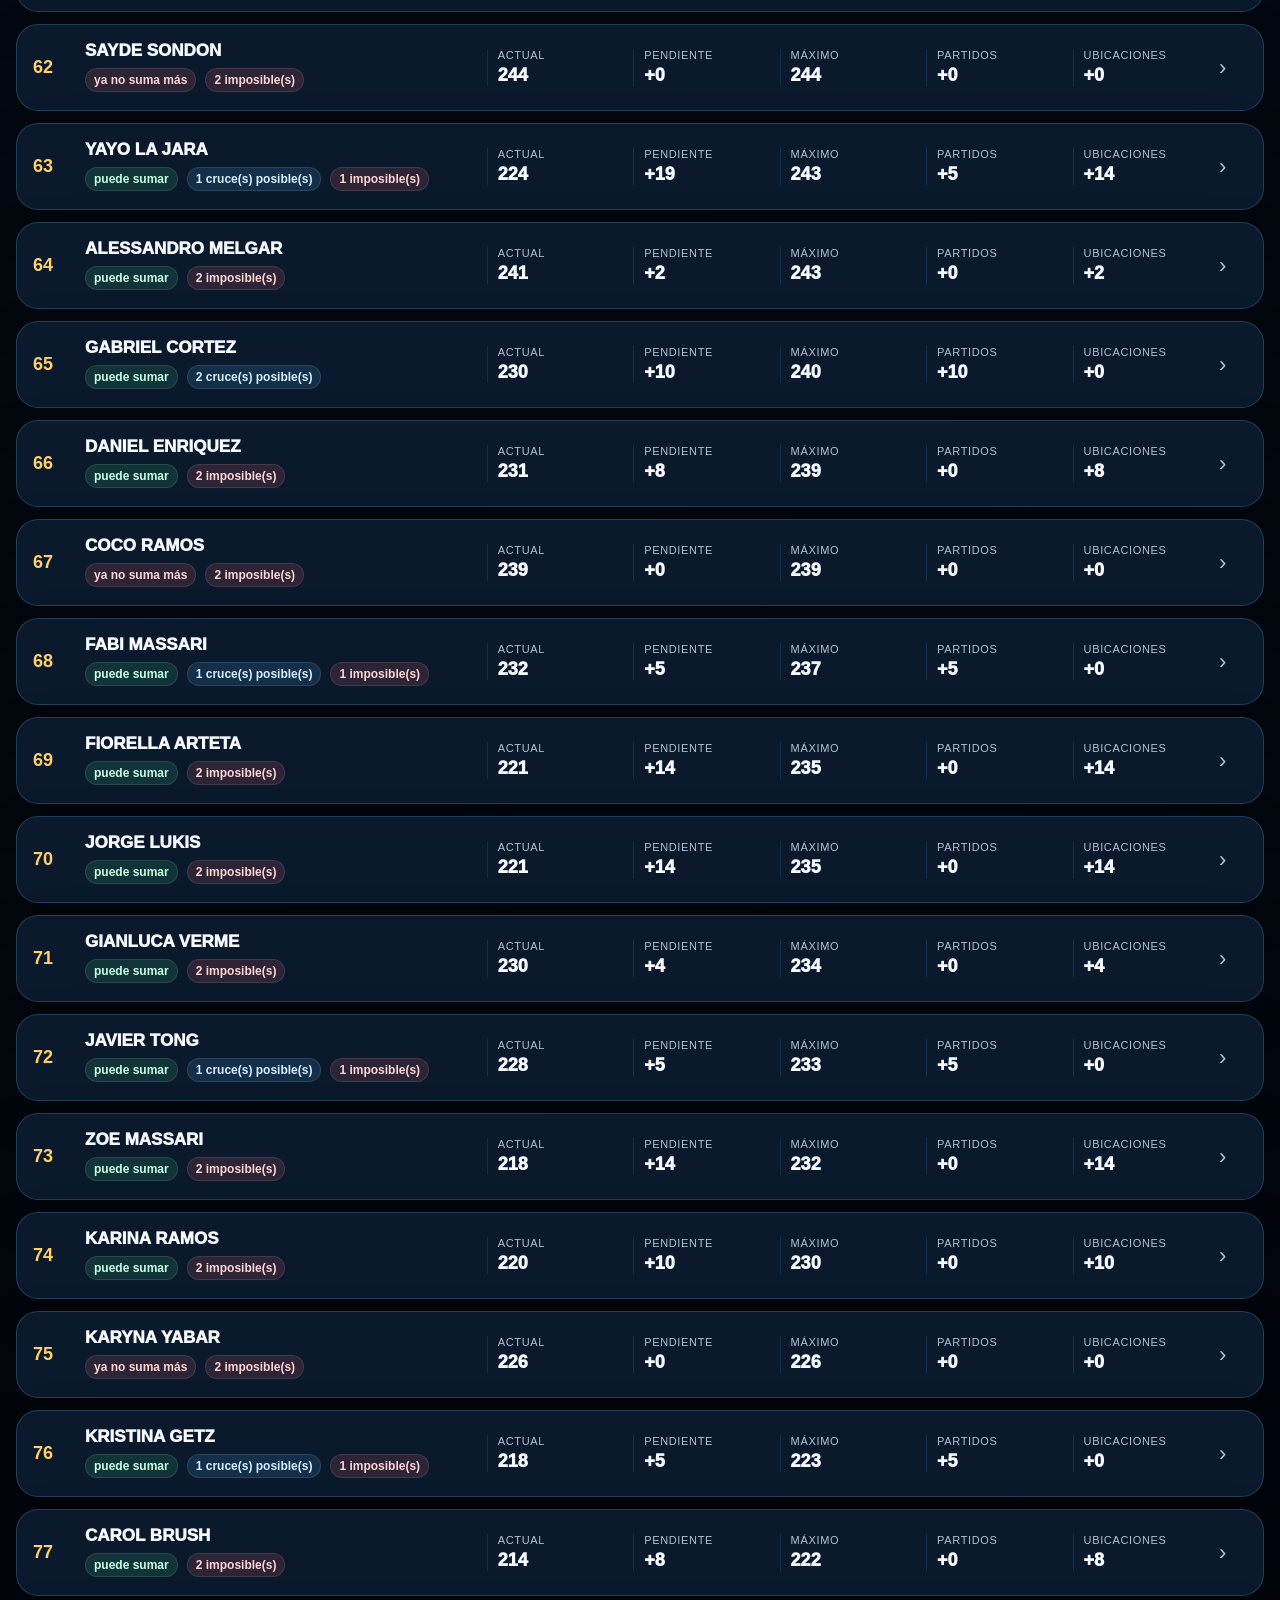
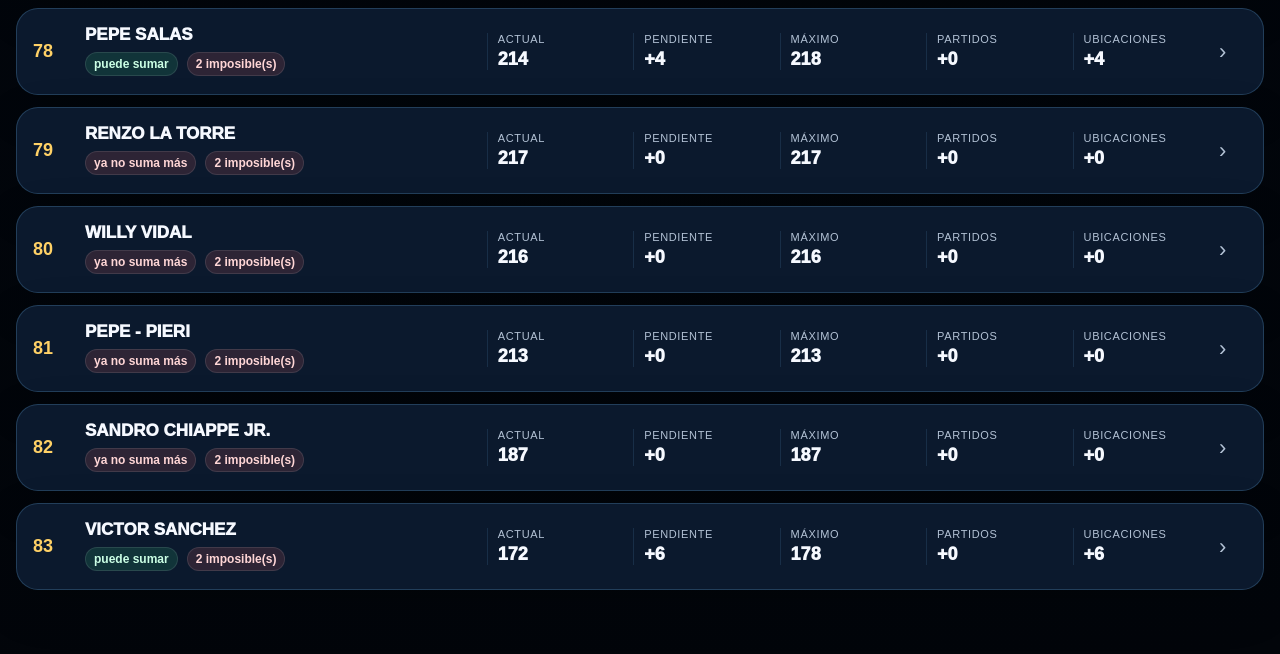
<file: maximos.html>
<!doctype html>
<html lang="es">
<head>
<meta charset="utf-8"/>
<meta name="viewport" content="width=device-width,initial-scale=1,viewport-fit=cover"/>
<title>Polla 2026 — Puntajes máximos posibles</title>
<style>
:root{
  --bg:#050d18;
  --panel:#0d1f36;
  --panel2:#102945;
  --panel3:#081523;
  --line:#284866;
  --text:#f6f9ff;
  --muted:#b3c2d5;
  --gold:#ffd166;
  --green:#39d98a;
  --red:#ff6b6b;
  --blue:#4fb9ff;
  --orange:#ffb84d;
  --purple:#b892ff;
  --shadow:0 18px 52px rgba(0,0,0,.22);
}
*{box-sizing:border-box}
html{scroll-behavior:smooth}
body{
  margin:0;
  font-family:Inter,Segoe UI,Arial,sans-serif;
  background:radial-gradient(circle at 0 0,#183b64,#050d18 42%,#02050a);
  color:var(--text);
}
.wrap{max-width:1500px;margin:0 auto;padding:22px 16px 64px}
.hero{
  display:grid;
  grid-template-columns:1fr auto;
  gap:16px;
  align-items:end;
  padding:18px 0 16px;
  border-bottom:1px solid rgba(40,72,102,.55);
  margin-bottom:14px;
}
.eyebrow{color:var(--gold);font-size:12px;font-weight:900;text-transform:uppercase;letter-spacing:.14em}
h1{margin:8px 0 8px;font-size:clamp(30px,5vw,50px);line-height:1.02;letter-spacing:-.035em}
p{margin:0;color:var(--muted);line-height:1.45}
.rule-card{
  background:rgba(255,209,102,.08);
  border:1px solid rgba(255,209,102,.22);
  border-radius:18px;
  padding:12px 14px;
  color:#ffe7ab;
  font-size:13px;
  line-height:1.45;
  max-width:520px;
}
.toolbar{
  position:sticky;
  top:0;
  z-index:20;
  display:flex;
  gap:10px;
  flex-wrap:wrap;
  align-items:center;
  background:rgba(7,18,32,.92);
  backdrop-filter:blur(10px);
  border:1px solid rgba(40,72,102,.75);
  border-radius:18px;
  padding:12px 14px;
  margin:16px 0;
  box-shadow:var(--shadow);
}
input,select{
  border-radius:12px;
  border:1px solid var(--line);
  background:#061120;
  color:var(--text);
  padding:10px 12px;
  font:inherit;
}
.toolbar input{min-width:280px;flex:1 1 280px}
.toolbar select{flex:0 0 auto}
.help-inline{color:var(--muted);font-size:12px;margin-left:auto}
.pill{
  display:inline-flex;
  align-items:center;
  gap:4px;
  border-radius:999px;
  padding:4px 8px;
  font-size:12px;
  font-weight:900;
  border:1px solid rgba(255,255,255,.1);
  margin:2px 4px 2px 0;
  white-space:nowrap;
}
.ok{background:rgba(57,217,138,.14);color:#cbffe5}
.bad{background:rgba(255,107,107,.14);color:#ffd6d6}
.neutral{background:rgba(79,185,255,.14);color:#d7efff}
.warn{background:rgba(255,184,77,.14);color:#ffe3b0}
.purple{background:rgba(184,146,255,.14);color:#eadfff}
.list{display:flex;flex-direction:column;gap:12px}
.participant{
  background:rgba(12,27,47,.96);
  border:1px solid rgba(40,72,102,.8);
  border-radius:22px;
  overflow:hidden;
  box-shadow:0 16px 48px rgba(0,0,0,.16);
}
summary{list-style:none;cursor:pointer}
summary::-webkit-details-marker{display:none}
.summary{
  display:grid;
  grid-template-columns:42px minmax(220px,1.55fr) repeat(5,minmax(90px,.54fr)) 28px;
  gap:10px;
  align-items:center;
  padding:16px;
}
.summary:hover{background:rgba(255,255,255,.025)}
.chev{font-size:22px;color:var(--muted);transition:transform .16s ease}
details[open] .chev{transform:rotate(90deg);color:var(--gold)}
.rank{font-size:18px;font-weight:900;color:var(--gold)}
.name{font-size:17px;font-weight:950}
.sub{margin-top:5px;font-size:12px;color:var(--muted);display:flex;gap:5px;flex-wrap:wrap}
.metric{padding-left:10px;border-left:1px solid rgba(40,72,102,.45)}
.metric .k{font-size:11px;color:var(--muted);text-transform:uppercase;letter-spacing:.06em}
.metric .v{font-size:18px;font-weight:950;margin-top:4px}
.body{padding:0 16px 16px;border-top:1px solid rgba(40,72,102,.7)}
.mobile-summary{
  display:none;
  grid-template-columns:repeat(3,1fr);
  gap:8px;
  padding:12px 0 4px;
}
.mobile-box{
  background:#071727;
  border:1px solid rgba(40,72,102,.72);
  border-radius:14px;
  padding:10px;
}
.mobile-box .k{font-size:10px;color:var(--muted);text-transform:uppercase;letter-spacing:.06em}
.mobile-box .v{font-size:17px;font-weight:950;margin-top:4px}
.legend{
  display:flex;
  gap:8px;
  flex-wrap:wrap;
  padding:14px 0 2px;
}
.section-title{
  display:flex;
  justify-content:space-between;
  align-items:center;
  gap:12px;
  margin:16px 0 10px;
}
.section-title h2{font-size:18px;margin:0}
.section-title small{color:var(--muted)}
.bracket-shell{overflow:auto;padding:2px 0 10px;-webkit-overflow-scrolling:touch}
.bracket{
  min-width:1280px;
  display:grid;
  grid-template-columns:210px 210px 210px 190px 190px;
  gap:12px;
  align-items:start;
}
.col{
  background:rgba(8,21,35,.82);
  border:1px solid rgba(40,72,102,.65);
  border-radius:18px;
  padding:12px;
}
.col h3{
  margin:0 0 10px;
  font-size:13px;
  text-transform:uppercase;
  letter-spacing:.08em;
  color:var(--gold);
}
.stack{display:flex;flex-direction:column;gap:10px}
.match{
  background:#061120;
  border:1px solid rgba(40,72,102,.8);
  border-radius:14px;
  padding:10px;
  min-height:124px;
}
.match.empty{opacity:.45}
.match.okline{border-color:rgba(57,217,138,.45)}
.match.badline{border-color:rgba(255,107,107,.42)}
.m-top{display:flex;align-items:center;justify-content:space-between;gap:8px}
.m-id{font-family:Consolas,monospace;font-weight:900;color:#cfe7ff}
.m-score{font-weight:950;font-size:15px;line-height:1.3;margin:7px 0}
.m-detail{font-size:12px;color:var(--muted);line-height:1.4}
.m-branch{
  margin-top:8px;
  padding-top:8px;
  border-top:1px dashed rgba(79,185,255,.18);
  font-size:12px;
  color:#c9e9ff;
  line-height:1.38;
}
.top4-grid{display:grid;grid-template-columns:repeat(4,minmax(0,1fr));gap:10px;margin-top:10px}
.top4-card{background:#071727;border:1px solid rgba(40,72,102,.75);border-radius:14px;padding:10px}
.top4-card b{display:block;font-size:13px}
.top4-card .pick{font-size:19px;font-weight:950;margin:5px 0}
.top4-card small{display:block;color:var(--muted);line-height:1.35;margin-top:5px}
.system-note{
  margin-top:12px;
  color:var(--muted);
  font-size:12px;
  line-height:1.45;
}
.web-only{display:inline}
.mobile-only{display:none}
@media(max-width:1100px){
  .hero{grid-template-columns:1fr}
  .rule-card{max-width:none}
  .summary{grid-template-columns:42px 1fr repeat(2,minmax(90px,.52fr)) 28px}
  .metric.hide-md{display:none}
  .top4-grid{grid-template-columns:1fr 1fr}
}
@media(max-width:760px){
  .wrap{padding:16px 10px 42px}
  .hero{padding-top:6px}
  h1{font-size:31px}
  .rule-card{font-size:12px;padding:10px}
  .toolbar{position:relative;top:auto;border-radius:16px;padding:10px;gap:8px}
  .toolbar input,.toolbar select{width:100%;min-width:0;flex:1 1 100%}
  .help-inline{margin-left:0;width:100%}
  .summary{
    grid-template-columns:34px 1fr 22px;
    gap:8px;
    padding:13px 12px;
  }
  .rank{font-size:16px}
  .name{font-size:16px}
  .metric{display:none}
  .body{padding:0 12px 14px}
  .mobile-summary{display:grid}
  .legend{padding-top:10px}
  .section-title{align-items:flex-start;flex-direction:column;gap:4px}
  .bracket{
    min-width:0;
    display:flex;
    flex-direction:column;
    gap:10px;
  }
  .col{padding:10px;border-radius:16px}
  .stack{gap:8px}
  .match{min-height:0;padding:10px}
  .top4-grid{grid-template-columns:1fr}
  .web-only{display:none}
  .mobile-only{display:inline}
}


.site-nav{
  position:sticky;
  top:0;
  z-index:50;
  display:flex;
  gap:10px;
  flex-wrap:wrap;
  align-items:center;
  padding:14px 16px;
  background:rgba(5,13,24,.94);
  border-bottom:1px solid rgba(40,72,102,.75);
  backdrop-filter:blur(10px);
}
.site-nav a{
  color:var(--text);
  text-decoration:none;
  padding:9px 13px;
  border:1px solid rgba(255,255,255,.12);
  border-radius:999px;
  background:rgba(255,255,255,.04);
  font-size:14px;
  font-weight:800;
}
.site-nav a:hover,
.site-nav a.active{
  background:var(--gold);
  color:#071628;
  border-color:var(--gold);
}
@media(max-width:760px){
  .site-nav{
    overflow-x:auto;
    flex-wrap:nowrap;
    padding:10px;
    -webkit-overflow-scrolling:touch;
  }
  .site-nav a{white-space:nowrap;font-size:13px;padding:8px 11px}
}

</style>
</head>
<body data-page="maximos">
<nav class="site-nav" aria-label="Navegación principal">
  <a href="index.html">Inicio</a>
  <a href="ranking.html">Ranking</a>
  <a href="race.html">Race chart</a>
  <a href="movements.html">Movimientos</a>
  <a href="golpes.html">Golpes</a>
  <a href="visuales.html">Visuales</a>
  <a href="info.html">Info</a>
  <a class="active" href="maximos.html">Máximos</a>
</nav>

<main class="wrap">
  <section class="hero">
    <div>
      <h1>Máximos posibles por participante</h1>
      <p>Expande un participante para revisar su llave pendiente, los pronósticos que todavía pueden sumar y las ubicaciones finales que siguen vivas.</p>
    </div>
    <div class="rule-card">
      <b>Reglamento aplicado</b><br>
      8vos / 4tos / semis: máximo 7 pts por partido. Final y 3er puesto: máximo 5 pts. Ubicaciones: campeón 10, subcampeón 6, tercero 4 y cuarto 2.
    </div>
  </section>

  <section class="toolbar" aria-label="Filtros">
    <input id="q" placeholder="Buscar participante o selección..." />
    <select id="sort">
      <option value="maxTotal">Ordenar por máximo total</option>
      <option value="futurePts">Ordenar por puntos pendientes</option>
      <option value="current">Ordenar por puntaje actual</option>
      <option value="name">Ordenar por nombre</option>
    </select>
    <select id="filter">
      <option value="all">Ver todos</option>
      <option value="canScore">Solo pueden sumar</option>
      <option value="blocked">Solo con cruces imposibles</option>
      <option value="withTop4">Solo con ubicaciones posibles</option>
    </select>
    <span class="help-inline">Los cruces se validan en ambos sentidos: A vs B y B vs A.</span>
  </section>

  <section id="list" class="list"></section>
</main>

<script id="embed" type="application/json">{"meta":{"source":"Excel Beto - pestaña PARTICIPANTES / correo 15-Jul","participants":83,"forecastRows":1328,"cutDate":"2026-07-15","version":"production_v54_15jul"},"participants":[{"n":1,"name":"LILIANA TIEGHI","points":277,"champion":"ESP","second":"POR","third":"FRA","fourth":"ING"},{"n":2,"name":"COCO RAMOS","points":239,"champion":"FRA","second":"BRA","third":"POR","fourth":"ESP"},{"n":3,"name":"KARYNA YABAR","points":226,"champion":"FRA","second":"POR","third":"TUR","fourth":"MAR"},{"n":4,"name":"KARINA RAMOS","points":220,"champion":"POR","second":"ARG","third":"ING","fourth":"BRA"},{"n":5,"name":"GABRIEL CORTEZ","points":230,"champion":"FRA","second":"ING","third":"ESP","fourth":"ARG"},{"n":6,"name":"JORGE A. RAMOS","points":242,"champion":"POR","second":"ESP","third":"FRA","fourth":"NOR"},{"n":7,"name":"MAFE NOVOA","points":244,"champion":"BRA","second":"ESP","third":"ARG","fourth":"FRA"},{"n":8,"name":"SALVADOR RAMOS","points":275,"champion":"ESP","second":"ING","third":"ALE","fourth":"ARG"},{"n":9,"name":"SAYDE SONDON","points":244,"champion":"BRA","second":"FRA","third":"ARG","fourth":"BEL"},{"n":10,"name":"MARTINA RY.","points":247,"champion":"HOL","second":"POR","third":"BRA","fourth":"ESP"},{"n":11,"name":"BETO RAMOS","points":258,"champion":"FRA","second":"POR","third":"ESP","fourth":"BRA"},{"n":12,"name":"PATRICIA LUKIS","points":240,"champion":"FRA","second":"ARG","third":"BRA","fourth":"BEL"},{"n":13,"name":"UMBERTO RAMOS","points":261,"champion":"ESP","second":"POR","third":"FRA","fourth":"CRO"},{"n":14,"name":"NICOLAS RAMOS","points":252,"champion":"POR","second":"ESP","third":"FRA","fourth":"BRA"},{"n":15,"name":"TOLO & LILA","points":261,"champion":"ESP","second":"BRA","third":"FRA","fourth":"ARG"},{"n":16,"name":"GUSTAVO VILCHEZ","points":249,"champion":"ARG","second":"ESP","third":"FRA","fourth":"ING"},{"n":17,"name":"MONY RAMOS","points":246,"champion":"HOL","second":"ARG","third":"ESP","fourth":"ING"},{"n":18,"name":"PAOLO VILCHEZ","points":246,"champion":"POR","second":"FRA","third":"ESP","fourth":"ING"},{"n":19,"name":"MATIAS VILCHEZ","points":257,"champion":"ARG","second":"ESP","third":"FRA","fourth":"ING"},{"n":20,"name":"ALE BENALCAZAR","points":260,"champion":"ARG","second":"ESP","third":"FRA","fourth":"BRA"},{"n":21,"name":"JULIA SERRANO","points":284,"champion":"ARG","second":"ESP","third":"BRA","fourth":"HOL"},{"n":22,"name":"GREGORIO GASPAR","points":240,"champion":"ESP","second":"ARG","third":"FRA","fourth":"BRA"},{"n":23,"name":"SEBASTIAN GUZMAN","points":252,"champion":"ARG","second":"ESP","third":"FRA","fourth":"BRA"},{"n":24,"name":"ANDRES EGAS","points":253,"champion":"ARG","second":"ESP","third":"HOL","fourth":"BRA"},{"n":25,"name":"MAURICIO VERDEGUER","points":257,"champion":"FRA","second":"POR","third":"ESP","fourth":"BRA"},{"n":26,"name":"CHICHO LA TORRE","points":258,"champion":"FRA","second":"ARG","third":"ESP","fourth":"ING"},{"n":27,"name":"RENZO LA TORRE","points":217,"champion":"HOL","second":"ING","third":"ESP","fourth":"POR"},{"n":28,"name":"NIDIA TIEGHI","points":255,"champion":"HOL","second":"ING","third":"ESP","fourth":"POR"},{"n":29,"name":"FABI MASSARI","points":232,"champion":"FRA","second":"ING","third":"ESP","fourth":"POR"},{"n":30,"name":"KRISTINA GETZ","points":218,"champion":"FRA","second":"ING","third":"ESP","fourth":"POR"},{"n":31,"name":"ZOE MASSARI","points":218,"champion":"ESP","second":"POR","third":"FRA","fourth":"BRA"},{"n":32,"name":"MORLEY GETZ","points":246,"champion":"FRA","second":"POR","third":"ESP","fourth":"ING"},{"n":33,"name":"FIORELLA ARTETA","points":221,"champion":"ESP","second":"ALE","third":"ING","fourth":"POR"},{"n":34,"name":"CIRO NUÑEZ","points":265,"champion":"FRA","second":"POR","third":"BRA","fourth":"ESP"},{"n":35,"name":"COCO CACERES","points":261,"champion":"POR","second":"FRA","third":"ESP","fourth":"BRA"},{"n":36,"name":"XIME/ALFREDO ARNAO","points":257,"champion":"FRA","second":"POR","third":"BRA","fourth":"BEL"},{"n":37,"name":"PEPE - ADELI","points":247,"champion":"ESP","second":"BRA","third":"FRA","fourth":"ARG"},{"n":38,"name":"PEPE - PIERI","points":213,"champion":"HOL","second":"BRA","third":"POR","fourth":"ESP"},{"n":39,"name":"MARY SANCHEZ","points":266,"champion":"ESP","second":"BRA","third":"FRA","fourth":"POR"},{"n":40,"name":"ALEJANDRO LUKIS","points":268,"champion":"ESP","second":"BRA","third":"FRA","fourth":"ARG"},{"n":41,"name":"MARIO REYES","points":270,"champion":"ESP","second":"POR","third":"BRA","fourth":"HOL"},{"n":42,"name":"FABRIZIO REYES","points":244,"champion":"POR","second":"ESP","third":"BRA","fourth":"FRA"},{"n":43,"name":"MAKA REYES LUKIS","points":254,"champion":"HOL","second":"POR","third":"ESP","fourth":"BRA"},{"n":44,"name":"MARIO SANCHEZ","points":266,"champion":"FRA","second":"ARG","third":"ESP","fourth":"BRA"},{"n":45,"name":"VICTOR SANCHEZ","points":172,"champion":"BRA","second":"ARG","third":"MAR","fourth":"BEL"},{"n":46,"name":"ROSY/KIKE CUSTODIO","points":263,"champion":"ARG","second":"ESP","third":"FRA","fourth":"BRA"},{"n":47,"name":"DANIEL ENRIQUEZ","points":231,"champion":"POR","second":"ESP","third":"BRA","fourth":"FRA"},{"n":48,"name":"FACUNDO Z. REATEGUI","points":246,"champion":"ARG","second":"ESP","third":"FRA","fourth":"ING"},{"n":49,"name":"CARLOS MELGAR","points":261,"champion":"ARG","second":"ESP","third":"BRA","fourth":"FRA"},{"n":50,"name":"MARCO MELGAR","points":239,"champion":"ARG","second":"ESP","third":"BRA","fourth":"FRA"},{"n":51,"name":"MATEO MELGAR","points":274,"champion":"ESP","second":"ARG","third":"FRA","fourth":"ING"},{"n":52,"name":"SANDRO MELGAR","points":244,"champion":"POR","second":"FRA","third":"ESP","fourth":"BRA"},{"n":53,"name":"ALESSANDRO MELGAR","points":241,"champion":"FRA","second":"POR","third":"ESP","fourth":"ING"},{"n":54,"name":"CAROL BRUSH","points":214,"champion":"FRA","second":"ARG","third":"COL","fourth":"ING"},{"n":55,"name":"LUIS MEDINA","points":248,"champion":"FRA","second":"ING","third":"ARG","fourth":"ESP"},{"n":56,"name":"FERNANDO MOREIRA","points":258,"champion":"FRA","second":"POR","third":"ESP","fourth":"BRA"},{"n":57,"name":"SEBASTIAN MOREIRA","points":263,"champion":"POR","second":"ESP","third":"FRA","fourth":"BRA"},{"n":58,"name":"JOHNNY HURTADO","points":243,"champion":"FRA","second":"ARG","third":"ESP","fourth":"BRA"},{"n":59,"name":"ROXANA ARCE","points":249,"champion":"ESP","second":"ARG","third":"BRA","fourth":"FRA"},{"n":60,"name":"MATIAS LLANOS","points":242,"champion":"ESP","second":"ARG","third":"JPN","fourth":"HOL"},{"n":61,"name":"JHONNY DEL VALLE","points":281,"champion":"BRA","second":"FRA","third":"ESP","fourth":"POR"},{"n":62,"name":"CHESCO DEL VALLE","points":270,"champion":"BRA","second":"ESP","third":"FRA","fourth":"POR"},{"n":63,"name":"FABIAN DEL VALLE","points":268,"champion":"ESP","second":"BRA","third":"FRA","fourth":"ARG"},{"n":64,"name":"JORGE VERA","points":264,"champion":"ESP","second":"POR","third":"ALE","fourth":"NOR"},{"n":65,"name":"YAYO LA JARA","points":224,"champion":"ESP","second":"FRA","third":"ING","fourth":"CRO"},{"n":66,"name":"GIORGIA AGUIRRE","points":252,"champion":"ESP","second":"BRA","third":"FRA","fourth":"ARG"},{"n":67,"name":"PEPE SALAS","points":214,"champion":"POR","second":"BRA","third":"ING","fourth":"TUR"},{"n":68,"name":"JOSE SALAS","points":247,"champion":"HOL","second":"POR","third":"ING","fourth":"TUR"},{"n":69,"name":"JORGE LAÑAS","points":237,"champion":"ESP","second":"HOL","third":"FRA","fourth":"ARG"},{"n":70,"name":"COQUI LAÑAS","points":249,"champion":"ESP","second":"BRA","third":"FRA","fourth":"ARG"},{"n":71,"name":"SANDRO CHIAPPE","points":249,"champion":"ESP","second":"POR","third":"FRA","fourth":"ING"},{"n":72,"name":"FRANCESCO CHIAPPE","points":262,"champion":"POR","second":"FRA","third":"ESP","fourth":"ING"},{"n":73,"name":"SANDRO CHIAPPE JR.","points":187,"champion":"POR","second":"FRA","third":"ESP","fourth":"ECU"},{"n":74,"name":"JAVIER TONG","points":228,"champion":"ALE","second":"ING","third":"ESP","fourth":"ARG"},{"n":75,"name":"LUIS HERNANDO","points":250,"champion":"ARG","second":"ESP","third":"BRA","fourth":"FRA"},{"n":76,"name":"FAVIO HERNANDO","points":260,"champion":"POR","second":"FRA","third":"ESP","fourth":"BRA"},{"n":77,"name":"MARTIN ÑIQUEN","points":249,"champion":"POR","second":"COL","third":"BRA","fourth":"ALE"},{"n":78,"name":"CARLOS ESPINOZA","points":268,"champion":"FRA","second":"BRA","third":"ESP","fourth":"ARG"},{"n":79,"name":"WILLY VIDAL","points":216,"champion":"FRA","second":"MAR","third":"ARG","fourth":"BEL"},{"n":80,"name":"ALVARO SALAZAR","points":248,"champion":"POR","second":"ESP","third":"ING","fourth":"FRA"},{"n":81,"name":"ALONSO CACERES","points":250,"champion":"BRA","second":"COL","third":"ARG","fourth":"FRA"},{"n":82,"name":"GIANLUCA VERME","points":230,"champion":"POR","second":"ING","third":"FRA","fourth":"COL"},{"n":83,"name":"JORGE LUKIS","points":221,"champion":"ESP","second":"POR","third":"FRA","fourth":"BRA"}],"forecasts":[{"participant":"LILIANA TIEGHI","match":89,"team1":"ECU","score1":"0","team2":"FRA","score2":"2"},{"participant":"LILIANA TIEGHI","match":90,"team1":"BOS","score1":"0","team2":"HOL","score2":"2"},{"participant":"LILIANA TIEGHI","match":91,"team1":"BRA","score1":"1","team2":"NOR","score2":"2"},{"participant":"LILIANA TIEGHI","match":92,"team1":"MEX","score1":"0","team2":"ING","score2":"2"},{"participant":"LILIANA TIEGHI","match":93,"team1":"COL","score1":"0","team2":"ESP","score2":"1"},{"participant":"LILIANA TIEGHI","match":94,"team1":"TUR","score1":"1","team2":"SEN","score2":"2"},{"participant":"LILIANA TIEGHI","match":95,"team1":"ARG","score1":"2","team2":"PAR","score2":"1"},{"participant":"LILIANA TIEGHI","match":96,"team1":"SUI","score1":"0","team2":"POR","score2":"2"},{"participant":"LILIANA TIEGHI","match":97,"team1":"FRA","score1":"1","team2":"HOL","score2":"0"},{"participant":"LILIANA TIEGHI","match":98,"team1":"ESP","score1":"2","team2":"SEN","score2":"1"},{"participant":"LILIANA TIEGHI","match":99,"team1":"NOR","score1":"0","team2":"ING","score2":"2"},{"participant":"LILIANA TIEGHI","match":100,"team1":"ARG","score1":"0","team2":"POR","score2":"2"},{"participant":"LILIANA TIEGHI","match":101,"team1":"FRA","score1":"1","team2":"ESP","score2":"2"},{"participant":"LILIANA TIEGHI","match":102,"team1":"ING","score1":"0","team2":"POR","score2":"1"},{"participant":"LILIANA TIEGHI","match":103,"team1":"FRA","score1":"2","team2":"ING","score2":"1"},{"participant":"LILIANA TIEGHI","match":104,"team1":"ESP","score1":"1","team2":"POR","score2":"0"},{"participant":"COCO RAMOS","match":89,"team1":"ALE","score1":"1","team2":"FRA","score2":"3"},{"participant":"COCO RAMOS","match":90,"team1":"CHE","score1":"1","team2":"ESC","score2":"3"},{"participant":"COCO RAMOS","match":91,"team1":"BRA","score1":"3","team2":"ECU","score2":"2"},{"participant":"COCO RAMOS","match":92,"team1":"MEX","score1":"1","team2":"ING","score2":"3"},{"participant":"COCO RAMOS","match":93,"team1":"COL","score1":"1","team2":"ESP","score2":"2"},{"participant":"COCO RAMOS","match":94,"team1":"TUR","score1":"2","team2":"BEL","score2":"2"},{"participant":"COCO RAMOS","match":95,"team1":"ARG","score1":"2","team2":"EGI","score2":"2"},{"participant":"COCO RAMOS","match":96,"team1":"SUI","score1":"1","team2":"POR","score2":"4"},{"participant":"COCO RAMOS","match":97,"team1":"FRA","score1":"4","team2":"ESC","score2":"1"},{"participant":"COCO RAMOS","match":98,"team1":"ESP","score1":"2","team2":"TUR","score2":"0"},{"participant":"COCO RAMOS","match":99,"team1":"BRA","score1":"2","team2":"ING","score2":"2"},{"participant":"COCO RAMOS","match":100,"team1":"EGI","score1":"1","team2":"POR","score2":"2"},{"participant":"COCO RAMOS","match":101,"team1":"FRA","score1":"2","team2":"ESP","score2":"2"},{"participant":"COCO RAMOS","match":102,"team1":"BRA","score1":"1","team2":"POR","score2":"1"},{"participant":"COCO RAMOS","match":103,"team1":"ESP","score1":"2","team2":"POR","score2":"2"},{"participant":"COCO RAMOS","match":104,"team1":"FRA","score1":"3","team2":"BRA","score2":"2"},{"participant":"KARYNA YABAR","match":89,"team1":"ALE","score1":"2","team2":"FRA","score2":"3"},{"participant":"KARYNA YABAR","match":90,"team1":"CAN","score1":"1","team2":"BRA","score2":"4"},{"participant":"KARYNA YABAR","match":91,"team1":"MAR","score1":"3","team2":"ECU","score2":"2"},{"participant":"KARYNA YABAR","match":92,"team1":"URU","score1":"1","team2":"ING","score2":"2"},{"participant":"KARYNA YABAR","match":93,"team1":"COL","score1":"1","team2":"ESP","score2":"2"},{"participant":"KARYNA YABAR","match":94,"team1":"TUR","score1":"3","team2":"CHE","score2":"0"},{"participant":"KARYNA YABAR","match":95,"team1":"ARG","score1":"2","team2":"USA","score2":"2"},{"participant":"KARYNA YABAR","match":96,"team1":"SUI","score1":"1","team2":"POR","score2":"3"},{"participant":"KARYNA YABAR","match":97,"team1":"FRA","score1":"2","team2":"BRA","score2":"1"},{"participant":"KARYNA YABAR","match":98,"team1":"ESP","score1":"2","team2":"TUR","score2":"2"},{"participant":"KARYNA YABAR","match":99,"team1":"MAR","score1":"2","team2":"ING","score2":"2"},{"participant":"KARYNA YABAR","match":100,"team1":"USA","score1":"0","team2":"POR","score2":"2"},{"participant":"KARYNA YABAR","match":101,"team1":"FRA","score1":"2","team2":"TUR","score2":"1"},{"participant":"KARYNA YABAR","match":102,"team1":"MAR","score1":"1","team2":"POR","score2":"2"},{"participant":"KARYNA YABAR","match":103,"team1":"TUR","score1":"2","team2":"MAR","score2":"1"},{"participant":"KARYNA YABAR","match":104,"team1":"FRA","score1":"2","team2":"POR","score2":"1"},{"participant":"KARINA RAMOS","match":89,"team1":"ALE","score1":"2","team2":"FRA","score2":"3"},{"participant":"KARINA RAMOS","match":90,"team1":"CHE","score1":"0","team2":"BRA","score2":"2"},{"participant":"KARINA RAMOS","match":91,"team1":"MAR","score1":"3","team2":"NOR","score2":"1"},{"participant":"KARINA RAMOS","match":92,"team1":"MEX","score1":"1","team2":"ING","score2":"2"},{"participant":"KARINA RAMOS","match":93,"team1":"POR","score1":"2","team2":"ESP","score2":"1"},{"participant":"KARINA RAMOS","match":94,"team1":"BOS","score1":"0","team2":"BEL","score2":"2"},{"participant":"KARINA RAMOS","match":95,"team1":"ARG","score1":"3","team2":"TUR","score2":"1"},{"participant":"KARINA RAMOS","match":96,"team1":"SUI","score1":"0","team2":"COL","score2":"2"},{"participant":"KARINA RAMOS","match":97,"team1":"FRA","score1":"1","team2":"BRA","score2":"2"},{"participant":"KARINA RAMOS","match":98,"team1":"POR","score1":"2","team2":"BEL","score2":"0"},{"participant":"KARINA RAMOS","match":99,"team1":"MAR","score1":"0","team2":"ING","score2":"1"},{"participant":"KARINA RAMOS","match":100,"team1":"ARG","score1":"1","team2":"COL","score2":"0"},{"participant":"KARINA RAMOS","match":101,"team1":"BRA","score1":"0","team2":"POR","score2":"1"},{"participant":"KARINA RAMOS","match":102,"team1":"ING","score1":"1","team2":"ARG","score2":"2"},{"participant":"KARINA RAMOS","match":103,"team1":"BRA","score1":"0","team2":"ING","score2":"1"},{"participant":"KARINA RAMOS","match":104,"team1":"POR","score1":"1","team2":"ARG","score2":"1"},{"participant":"GABRIEL CORTEZ","match":89,"team1":"ALE","score1":"1","team2":"FRA","score2":"3"},{"participant":"GABRIEL CORTEZ","match":90,"team1":"MEX","score1":"1","team2":"BRA","score2":"2"},{"participant":"GABRIEL CORTEZ","match":91,"team1":"JPN","score1":"2","team2":"NOR","score2":"1"},{"participant":"GABRIEL CORTEZ","match":92,"team1":"CHE","score1":"1","team2":"ING","score2":"2"},{"participant":"GABRIEL CORTEZ","match":93,"team1":"COL","score1":"1","team2":"ESP","score2":"2"},{"participant":"GABRIEL CORTEZ","match":94,"team1":"USA","score1":"1","team2":"BEL","score2":"0"},{"participant":"GABRIEL CORTEZ","match":95,"team1":"ARG","score1":"2","team2":"TUR","score2":"1"},{"participant":"GABRIEL CORTEZ","match":96,"team1":"SUI","score1":"0","team2":"POR","score2":"2"},{"participant":"GABRIEL CORTEZ","match":97,"team1":"FRA","score1":"1","team2":"BRA","score2":"0"},{"participant":"GABRIEL CORTEZ","match":98,"team1":"ESP","score1":"2","team2":"USA","score2":"0"},{"participant":"GABRIEL CORTEZ","match":99,"team1":"JPN","score1":"0","team2":"ING","score2":"1"},{"participant":"GABRIEL CORTEZ","match":100,"team1":"ARG","score1":"1","team2":"POR","score2":"1"},{"participant":"GABRIEL CORTEZ","match":101,"team1":"FRA","score1":"2","team2":"ESP","score2":"1"},{"participant":"GABRIEL CORTEZ","match":102,"team1":"ING","score1":"1","team2":"ARG","score2":"0"},{"participant":"GABRIEL CORTEZ","match":103,"team1":"ESP","score1":"3","team2":"ARG","score2":"0"},{"participant":"GABRIEL CORTEZ","match":104,"team1":"FRA","score1":"2","team2":"ING","score2":"0"},{"participant":"JORGE A. RAMOS","match":89,"team1":"ALE","score1":"0","team2":"NOR","score2":"1"},{"participant":"JORGE A. RAMOS","match":90,"team1":"MEX","score1":"0","team2":"JPN","score2":"2"},{"participant":"JORGE A. RAMOS","match":91,"team1":"BRA","score1":"0","team2":"FRA","score2":"2"},{"participant":"JORGE A. RAMOS","match":92,"team1":"KOR","score1":"1","team2":"ING","score2":"1"},{"participant":"JORGE A. RAMOS","match":93,"team1":"COL","score1":"1","team2":"ESP","score2":"3"},{"participant":"JORGE A. RAMOS","match":94,"team1":"USA","score1":"2","team2":"BEL","score2":"1"},{"participant":"JORGE A. RAMOS","match":95,"team1":"ARG","score1":"1","team2":"PAR","score2":"1"},{"participant":"JORGE A. RAMOS","match":96,"team1":"SUI","score1":"0","team2":"POR","score2":"3"},{"participant":"JORGE A. RAMOS","match":97,"team1":"NOR","score1":"2","team2":"JPN","score2":"0"},{"participant":"JORGE A. RAMOS","match":98,"team1":"ESP","score1":"1","team2":"USA","score2":"0"},{"participant":"JORGE A. RAMOS","match":99,"team1":"FRA","score1":"2","team2":"KOR","score2":"1"},{"participant":"JORGE A. RAMOS","match":100,"team1":"ARG","score1":"0","team2":"POR","score2":"1"},{"participant":"JORGE A. RAMOS","match":101,"team1":"NOR","score1":"0","team2":"ESP","score2":"2"},{"participant":"JORGE A. RAMOS","match":102,"team1":"FRA","score1":"1","team2":"POR","score2":"2"},{"participant":"JORGE A. RAMOS","match":103,"team1":"NOR","score1":"1","team2":"FRA","score2":"3"},{"participant":"JORGE A. RAMOS","match":104,"team1":"ESP","score1":"1","team2":"POR","score2":"1"},{"participant":"MAFE NOVOA","match":89,"team1":"ALE","score1":"1","team2":"FRA","score2":"2"},{"participant":"MAFE NOVOA","match":90,"team1":"CHE","score1":"1","team2":"ESC","score2":"0"},{"participant":"MAFE NOVOA","match":91,"team1":"BRA","score1":"2","team2":"ECU","score2":"0"},{"participant":"MAFE NOVOA","match":92,"team1":"MEX","score1":"2","team2":"CRO","score2":"1"},{"participant":"MAFE NOVOA","match":93,"team1":"COL","score1":"1","team2":"ESP","score2":"2"},{"participant":"MAFE NOVOA","match":94,"team1":"PAR","score1":"1","team2":"BEL","score2":"1"},{"participant":"MAFE NOVOA","match":95,"team1":"ARG","score1":"1","team2":"TUR","score2":"0"},{"participant":"MAFE NOVOA","match":96,"team1":"SUI","score1":"1","team2":"POR","score2":"2"},{"participant":"MAFE NOVOA","match":97,"team1":"FRA","score1":"2","team2":"CHE","score2":"0"},{"participant":"MAFE NOVOA","match":98,"team1":"ESP","score1":"3","team2":"BEL","score2":"1"},{"participant":"MAFE NOVOA","match":99,"team1":"BRA","score1":"2","team2":"MEX","score2":"0"},{"participant":"MAFE NOVOA","match":100,"team1":"ARG","score1":"2","team2":"POR","score2":"1"},{"participant":"MAFE NOVOA","match":101,"team1":"FRA","score1":"1","team2":"ESP","score2":"2"},{"participant":"MAFE NOVOA","match":102,"team1":"BRA","score1":"2","team2":"ARG","score2":"1"},{"participant":"MAFE NOVOA","match":103,"team1":"FRA","score1":"0","team2":"ARG","score2":"1"},{"participant":"MAFE NOVOA","match":104,"team1":"ESP","score1":"1","team2":"BRA","score2":"2"},{"participant":"SALVADOR RAMOS","match":89,"team1":"ALE","score1":"2","team2":"FRA","score2":"1"},{"participant":"SALVADOR RAMOS","match":90,"team1":"KOR","score1":"0","team2":"HOL","score2":"2"},{"participant":"SALVADOR RAMOS","match":91,"team1":"BRA","score1":"2","team2":"NOR","score2":"1"},{"participant":"SALVADOR RAMOS","match":92,"team1":"URU","score1":"0","team2":"ING","score2":"2"},{"participant":"SALVADOR RAMOS","match":93,"team1":"CRO","score1":"0","team2":"ESP","score2":"2"},{"participant":"SALVADOR RAMOS","match":94,"team1":"USA","score1":"1","team2":"BEL","score2":"3"},{"participant":"SALVADOR RAMOS","match":95,"team1":"ARG","score1":"2","team2":"TUR","score2":"0"},{"participant":"SALVADOR RAMOS","match":96,"team1":"SUI","score1":"0","team2":"POR","score2":"2"},{"participant":"SALVADOR RAMOS","match":97,"team1":"ALE","score1":"2","team2":"HOL","score2":"1"},{"participant":"SALVADOR RAMOS","match":98,"team1":"ESP","score1":"2","team2":"BEL","score2":"1"},{"participant":"SALVADOR RAMOS","match":99,"team1":"BRA","score1":"1","team2":"ING","score2":"3"},{"participant":"SALVADOR RAMOS","match":100,"team1":"ARG","score1":"1","team2":"POR","score2":"0"},{"participant":"SALVADOR RAMOS","match":101,"team1":"ALE","score1":"0","team2":"ESP","score2":"1"},{"participant":"SALVADOR RAMOS","match":102,"team1":"ING","score1":"2","team2":"ARG","score2":"1"},{"participant":"SALVADOR RAMOS","match":103,"team1":"ALE","score1":"1","team2":"ARG","score2":"0"},{"participant":"SALVADOR RAMOS","match":104,"team1":"ESP","score1":"1","team2":"ING","score2":"0"},{"participant":"SAYDE SONDON","match":89,"team1":"ALE","score1":"1","team2":"FRA","score2":"2"},{"participant":"SAYDE SONDON","match":90,"team1":"SUI","score1":"1","team2":"HOL","score2":"2"},{"participant":"SAYDE SONDON","match":91,"team1":"BRA","score1":"2","team2":"SEN","score2":"1"},{"participant":"SAYDE SONDON","match":92,"team1":"MEX","score1":"3","team2":"ING","score2":"1"},{"participant":"SAYDE SONDON","match":93,"team1":"COL","score1":"3","team2":"URU","score2":"2"},{"participant":"SAYDE SONDON","match":94,"team1":"USA","score1":"1","team2":"BEL","score2":"2"},{"participant":"SAYDE SONDON","match":95,"team1":"ARG","score1":"3","team2":"TUR","score2":"1"},{"participant":"SAYDE SONDON","match":96,"team1":"CAN","score1":"0","team2":"POR","score2":"3"},{"participant":"SAYDE SONDON","match":97,"team1":"FRA","score1":"2","team2":"HOL","score2":"0"},{"participant":"SAYDE SONDON","match":98,"team1":"COL","score1":"1","team2":"BEL","score2":"2"},{"participant":"SAYDE SONDON","match":99,"team1":"BRA","score1":"2","team2":"MEX","score2":"0"},{"participant":"SAYDE SONDON","match":100,"team1":"ARG","score1":"2","team2":"POR","score2":"2"},{"participant":"SAYDE SONDON","match":101,"team1":"FRA","score1":"2","team2":"BEL","score2":"1"},{"participant":"SAYDE SONDON","match":102,"team1":"BRA","score1":"2","team2":"ARG","score2":"1"},{"participant":"SAYDE SONDON","match":103,"team1":"BEL","score1":"0","team2":"ARG","score2":"2"},{"participant":"SAYDE SONDON","match":104,"team1":"FRA","score1":"1","team2":"BRA","score2":"2"},{"participant":"MARTINA RY.","match":89,"team1":"ALE","score1":"1","team2":"FRA","score2":"3"},{"participant":"MARTINA RY.","match":90,"team1":"CAN","score1":"1","team2":"HOL","score2":"3"},{"participant":"MARTINA RY.","match":91,"team1":"BRA","score1":"3","team2":"NOR","score2":"2"},{"participant":"MARTINA RY.","match":92,"team1":"MEX","score1":"1","team2":"ING","score2":"3"},{"participant":"MARTINA RY.","match":93,"team1":"COL","score1":"1","team2":"ESP","score2":"3"},{"participant":"MARTINA RY.","match":94,"team1":"USA","score1":"2","team2":"BEL","score2":"2"},{"participant":"MARTINA RY.","match":95,"team1":"ARA","score1":"2","team2":"TUR","score2":"1"},{"participant":"MARTINA RY.","match":96,"team1":"SUI","score1":"1","team2":"POR","score2":"4"},{"participant":"MARTINA RY.","match":97,"team1":"FRA","score1":"2","team2":"HOL","score2":"2"},{"participant":"MARTINA RY.","match":98,"team1":"ESP","score1":"3","team2":"USA","score2":"1"},{"participant":"MARTINA RY.","match":99,"team1":"BRA","score1":"2","team2":"ING","score2":"2"},{"participant":"MARTINA RY.","match":100,"team1":"ARA","score1":"1","team2":"POR","score2":"2"},{"participant":"MARTINA RY.","match":101,"team1":"HOL","score1":"2","team2":"ESP","score2":"2"},{"participant":"MARTINA RY.","match":102,"team1":"BRA","score1":"1","team2":"POR","score2":"1"},{"participant":"MARTINA RY.","match":103,"team1":"ESP","score1":"1","team2":"BRA","score2":"2"},{"participant":"MARTINA RY.","match":104,"team1":"HOL","score1":"3","team2":"POR","score2":"2"},{"participant":"BETO RAMOS","match":89,"team1":"ALE","score1":"1","team2":"FRA","score2":"2"},{"participant":"BETO RAMOS","match":90,"team1":"KOR","score1":"1","team2":"HOL","score2":"2"},{"participant":"BETO RAMOS","match":91,"team1":"BRA","score1":"2","team2":"ECU","score2":"1"},{"participant":"BETO RAMOS","match":92,"team1":"MEX","score1":"1","team2":"ING","score2":"2"},{"participant":"BETO RAMOS","match":93,"team1":"COL","score1":"1","team2":"ESP","score2":"2"},{"participant":"BETO RAMOS","match":94,"team1":"USA","score1":"2","team2":"BEL","score2":"3"},{"participant":"BETO RAMOS","match":95,"team1":"ARG","score1":"2","team2":"TUR","score2":"0"},{"participant":"BETO RAMOS","match":96,"team1":"SUI","score1":"1","team2":"POR","score2":"2"},{"participant":"BETO RAMOS","match":97,"team1":"FRA","score1":"2","team2":"HOL","score2":"1"},{"participant":"BETO RAMOS","match":98,"team1":"ESP","score1":"2","team2":"BEL","score2":"0"},{"participant":"BETO RAMOS","match":99,"team1":"BRA","score1":"2","team2":"ING","score2":"0"},{"participant":"BETO RAMOS","match":100,"team1":"ARG","score1":"1","team2":"POR","score2":"2"},{"participant":"BETO RAMOS","match":101,"team1":"FRA","score1":"3","team2":"ESP","score2":"2"},{"participant":"BETO RAMOS","match":102,"team1":"BRA","score1":"1","team2":"POR","score2":"2"},{"participant":"BETO RAMOS","match":103,"team1":"ESP","score1":"2","team2":"BRA","score2":"1"},{"participant":"BETO RAMOS","match":104,"team1":"FRA","score1":"2","team2":"POR","score2":"1"},{"participant":"PATRICIA LUKIS","match":89,"team1":"ALE","score1":"1","team2":"FRA","score2":"2"},{"participant":"PATRICIA LUKIS","match":90,"team1":"CAN","score1":"0","team2":"HOL","score2":"3"},{"participant":"PATRICIA LUKIS","match":91,"team1":"BRA","score1":"3","team2":"ECU","score2":"1"},{"participant":"PATRICIA LUKIS","match":92,"team1":"MEX","score1":"3","team2":"ING","score2":"2"},{"participant":"PATRICIA LUKIS","match":93,"team1":"CRO","score1":"2","team2":"ESP","score2":"2"},{"participant":"PATRICIA LUKIS","match":94,"team1":"USA","score1":"1","team2":"BEL","score2":"2"},{"participant":"PATRICIA LUKIS","match":95,"team1":"ARG","score1":"2","team2":"PAR","score2":"1"},{"participant":"PATRICIA LUKIS","match":96,"team1":"SUI","score1":"1","team2":"POR","score2":"2"},{"participant":"PATRICIA LUKIS","match":97,"team1":"FRA","score1":"2","team2":"HOL","score2":"2"},{"participant":"PATRICIA LUKIS","match":98,"team1":"CRO","score1":"2","team2":"BEL","score2":"2"},{"participant":"PATRICIA LUKIS","match":99,"team1":"BRA","score1":"3","team2":"MEX","score2":"1"},{"participant":"PATRICIA LUKIS","match":100,"team1":"ARG","score1":"2","team2":"POR","score2":"2"},{"participant":"PATRICIA LUKIS","match":101,"team1":"FRA","score1":"2","team2":"BEL","score2":"0"},{"participant":"PATRICIA LUKIS","match":102,"team1":"BRA","score1":"2","team2":"ARG","score2":"2"},{"participant":"PATRICIA LUKIS","match":103,"team1":"BEL","score1":"0","team2":"BRA","score2":"3"},{"participant":"PATRICIA LUKIS","match":104,"team1":"FRA","score1":"2","team2":"ARG","score2":"1"},{"participant":"UMBERTO RAMOS","match":89,"team1":"ALE","score1":"0","team2":"FRA","score2":"1"},{"participant":"UMBERTO RAMOS","match":90,"team1":"CHE","score1":"1","team2":"MAR","score2":"2"},{"participant":"UMBERTO RAMOS","match":91,"team1":"BRA","score1":"1","team2":"ECU","score2":"2"},{"participant":"UMBERTO RAMOS","match":92,"team1":"MEX","score1":"1","team2":"CRO","score2":"3"},{"participant":"UMBERTO RAMOS","match":93,"team1":"COL","score1":"1","team2":"ESP","score2":"2"},{"participant":"UMBERTO RAMOS","match":94,"team1":"PAR","score1":"0","team2":"BEL","score2":"2"},{"participant":"UMBERTO RAMOS","match":95,"team1":"ARG","score1":"2","team2":"EGI","score2":"0"},{"participant":"UMBERTO RAMOS","match":96,"team1":"SUI","score1":"0","team2":"POR","score2":"2"},{"participant":"UMBERTO RAMOS","match":97,"team1":"FRA","score1":"3","team2":"MAR","score2":"1"},{"participant":"UMBERTO RAMOS","match":98,"team1":"ESP","score1":"2","team2":"BEL","score2":"0"},{"participant":"UMBERTO RAMOS","match":99,"team1":"ECU","score1":"1","team2":"CRO","score2":"1"},{"participant":"UMBERTO RAMOS","match":100,"team1":"ARG","score1":"0","team2":"POR","score2":"1"},{"participant":"UMBERTO RAMOS","match":101,"team1":"FRA","score1":"0","team2":"ESP","score2":"1"},{"participant":"UMBERTO RAMOS","match":102,"team1":"CRO","score1":"0","team2":"POR","score2":"2"},{"participant":"UMBERTO RAMOS","match":103,"team1":"FRA","score1":"2","team2":"CRO","score2":"0"},{"participant":"UMBERTO RAMOS","match":104,"team1":"ESP","score1":"2","team2":"POR","score2":"1"},{"participant":"NICOLAS RAMOS","match":89,"team1":"ALE","score1":"2","team2":"FRA","score2":"3"},{"participant":"NICOLAS RAMOS","match":90,"team1":"CHE","score1":"0","team2":"HOL","score2":"2"},{"participant":"NICOLAS RAMOS","match":91,"team1":"BRA","score1":"2","team2":"NOR","score2":"1"},{"participant":"NICOLAS RAMOS","match":92,"team1":"ESC","score1":"1","team2":"ING","score2":"3"},{"participant":"NICOLAS RAMOS","match":93,"team1":"COL","score1":"1","team2":"ESP","score2":"3"},{"participant":"NICOLAS RAMOS","match":94,"team1":"USA","score1":"1","team2":"BEL","score2":"2"},{"participant":"NICOLAS RAMOS","match":95,"team1":"ARG","score1":"2","team2":"TUR","score2":"1"},{"participant":"NICOLAS RAMOS","match":96,"team1":"SUI","score1":"1","team2":"POR","score2":"2"},{"participant":"NICOLAS RAMOS","match":97,"team1":"FRA","score1":"2","team2":"HOL","score2":"0"},{"participant":"NICOLAS RAMOS","match":98,"team1":"ESP","score1":"2","team2":"BEL","score2":"0"},{"participant":"NICOLAS RAMOS","match":99,"team1":"BRA","score1":"2","team2":"ING","score2":"1"},{"participant":"NICOLAS RAMOS","match":100,"team1":"ARG","score1":"1","team2":"POR","score2":"2"},{"participant":"NICOLAS RAMOS","match":101,"team1":"FRA","score1":"1","team2":"ESP","score2":"2"},{"participant":"NICOLAS RAMOS","match":102,"team1":"BRA","score1":"1","team2":"POR","score2":"2"},{"participant":"NICOLAS RAMOS","match":103,"team1":"FRA","score1":"2","team2":"BRA","score2":"0"},{"participant":"NICOLAS RAMOS","match":104,"team1":"ESP","score1":"2","team2":"POR","score2":"2"},{"participant":"TOLO & LILA","match":89,"team1":"ECU","score1":"1","team2":"FRA","score2":"2"},{"participant":"TOLO & LILA","match":90,"team1":"BOS","score1":"0","team2":"MAR","score2":"2"},{"participant":"TOLO & LILA","match":91,"team1":"BRA","score1":"2","team2":"ALE","score2":"1"},{"participant":"TOLO & LILA","match":92,"team1":"ESC","score1":"1","team2":"ING","score2":"2"},{"participant":"TOLO & LILA","match":93,"team1":"CRO","score1":"2","team2":"ESP","score2":"2"},{"participant":"TOLO & LILA","match":94,"team1":"TUR","score1":"2","team2":"BEL","score2":"3"},{"participant":"TOLO & LILA","match":95,"team1":"ARG","score1":"2","team2":"PAR","score2":"0"},{"participant":"TOLO & LILA","match":96,"team1":"SUI","score1":"1","team2":"POR","score2":"2"},{"participant":"TOLO & LILA","match":97,"team1":"FRA","score1":"3","team2":"MAR","score2":"1"},{"participant":"TOLO & LILA","match":98,"team1":"ESP","score1":"2","team2":"BEL","score2":"1"},{"participant":"TOLO & LILA","match":99,"team1":"BRA","score1":"1","team2":"ING","score2":"0"},{"participant":"TOLO & LILA","match":100,"team1":"ARG","score1":"2","team2":"POR","score2":"0"},{"participant":"TOLO & LILA","match":101,"team1":"FRA","score1":"1","team2":"ESP","score2":"3"},{"participant":"TOLO & LILA","match":102,"team1":"BRA","score1":"2","team2":"ARG","score2":"1"},{"participant":"TOLO & LILA","match":103,"team1":"FRA","score1":"2","team2":"ARG","score2":"1"},{"participant":"TOLO & LILA","match":104,"team1":"ESP","score1":"3","team2":"BRA","score2":"1"},{"participant":"GUSTAVO VILCHEZ","match":89,"team1":"ALE","score1":"2","team2":"FRA","score2":"3"},{"participant":"GUSTAVO VILCHEZ","match":90,"team1":"SUD","score1":"1","team2":"HOL","score2":"3"},{"participant":"GUSTAVO VILCHEZ","match":91,"team1":"BRA","score1":"2","team2":"SEN","score2":"1"},{"participant":"GUSTAVO VILCHEZ","match":92,"team1":"CHE","score1":"1","team2":"ING","score2":"3"},{"participant":"GUSTAVO VILCHEZ","match":93,"team1":"COL","score1":"0","team2":"ESP","score2":"3"},{"participant":"GUSTAVO VILCHEZ","match":94,"team1":"TUR","score1":"1","team2":"BEL","score2":"2"},{"participant":"GUSTAVO VILCHEZ","match":95,"team1":"ARG","score1":"3","team2":"USA","score2":"0"},{"participant":"GUSTAVO VILCHEZ","match":96,"team1":"SUI","score1":"2","team2":"POR","score2":"1"},{"participant":"GUSTAVO VILCHEZ","match":97,"team1":"FRA","score1":"3","team2":"HOL","score2":"1"},{"participant":"GUSTAVO VILCHEZ","match":98,"team1":"ESP","score1":"3","team2":"BEL","score2":"1"},{"participant":"GUSTAVO VILCHEZ","match":99,"team1":"BRA","score1":"1","team2":"ING","score2":"2"},{"participant":"GUSTAVO VILCHEZ","match":100,"team1":"ARG","score1":"2","team2":"SUI","score2":"0"},{"participant":"GUSTAVO VILCHEZ","match":101,"team1":"FRA","score1":"1","team2":"ESP","score2":"2"},{"participant":"GUSTAVO VILCHEZ","match":102,"team1":"ING","score1":"1","team2":"ARG","score2":"2"},{"participant":"GUSTAVO VILCHEZ","match":103,"team1":"FRA","score1":"2","team2":"ING","score2":"1"},{"participant":"GUSTAVO VILCHEZ","match":104,"team1":"ESP","score1":"1","team2":"ARG","score2":"2"},{"participant":"MONY RAMOS","match":89,"team1":"ALE","score1":"1","team2":"FRA","score2":"1"},{"participant":"MONY RAMOS","match":90,"team1":"KOR","score1":"0","team2":"HOL","score2":"2"},{"participant":"MONY RAMOS","match":91,"team1":"BRA","score1":"2","team2":"SEN","score2":"1"},{"participant":"MONY RAMOS","match":92,"team1":"MEX","score1":"1","team2":"ING","score2":"2"},{"participant":"MONY RAMOS","match":93,"team1":"COL","score1":"1","team2":"ESP","score2":"2"},{"participant":"MONY RAMOS","match":94,"team1":"USA","score1":"1","team2":"BEL","score2":"2"},{"participant":"MONY RAMOS","match":95,"team1":"ARG","score1":"2","team2":"TUR","score2":"1"},{"participant":"MONY RAMOS","match":96,"team1":"SUI","score1":"1","team2":"POR","score2":"1"},{"participant":"MONY RAMOS","match":97,"team1":"FRA","score1":"1","team2":"HOL","score2":"1"},{"participant":"MONY RAMOS","match":98,"team1":"ESP","score1":"2","team2":"BEL","score2":"1"},{"participant":"MONY RAMOS","match":99,"team1":"BRA","score1":"1","team2":"ING","score2":"1"},{"participant":"MONY RAMOS","match":100,"team1":"ARG","score1":"2","team2":"POR","score2":"1"},{"participant":"MONY RAMOS","match":101,"team1":"HOL","score1":"1","team2":"ESP","score2":"0"},{"participant":"MONY RAMOS","match":102,"team1":"ING","score1":"0","team2":"ARG","score2":"1"},{"participant":"MONY RAMOS","match":103,"team1":"ESP","score1":"1","team2":"ING","score2":"1"},{"participant":"MONY RAMOS","match":104,"team1":"HOL","score1":"1","team2":"ARG","score2":"0"},{"participant":"PAOLO VILCHEZ","match":89,"team1":"ECU","score1":"0","team2":"FRA","score2":"1"},{"participant":"PAOLO VILCHEZ","match":90,"team1":"CAN","score1":"0","team2":"HOL","score2":"2"},{"participant":"PAOLO VILCHEZ","match":91,"team1":"MAR","score1":"1","team2":"ALE","score2":"0"},{"participant":"PAOLO VILCHEZ","match":92,"team1":"CDM","score1":"1","team2":"ING","score2":"2"},{"participant":"PAOLO VILCHEZ","match":93,"team1":"COL","score1":"1","team2":"ESP","score2":"2"},{"participant":"PAOLO VILCHEZ","match":94,"team1":"TUR","score1":"0","team2":"BEL","score2":"2"},{"participant":"PAOLO VILCHEZ","match":95,"team1":"ARG","score1":"2","team2":"USA","score2":"0"},{"participant":"PAOLO VILCHEZ","match":96,"team1":"SUI","score1":"1","team2":"POR","score2":"3"},{"participant":"PAOLO VILCHEZ","match":97,"team1":"FRA","score1":"2","team2":"HOL","score2":"2"},{"participant":"PAOLO VILCHEZ","match":98,"team1":"ESP","score1":"2","team2":"BEL","score2":"1"},{"participant":"PAOLO VILCHEZ","match":99,"team1":"MAR","score1":"2","team2":"ING","score2":"3"},{"participant":"PAOLO VILCHEZ","match":100,"team1":"ARG","score1":"1","team2":"POR","score2":"2"},{"participant":"PAOLO VILCHEZ","match":101,"team1":"FRA","score1":"2","team2":"ESP","score2":"0"},{"participant":"PAOLO VILCHEZ","match":102,"team1":"ING","score1":"1","team2":"POR","score2":"2"},{"participant":"PAOLO VILCHEZ","match":103,"team1":"ESP","score1":"3","team2":"ING","score2":"1"},{"participant":"PAOLO VILCHEZ","match":104,"team1":"FRA","score1":"1","team2":"POR","score2":"2"},{"participant":"MATIAS VILCHEZ","match":89,"team1":"ALE","score1":"0","team2":"FRA","score2":"1"},{"participant":"MATIAS VILCHEZ","match":90,"team1":"SUD","score1":"0","team2":"HOL","score2":"2"},{"participant":"MATIAS VILCHEZ","match":91,"team1":"BRA","score1":"2","team2":"NOR","score2":"1"},{"participant":"MATIAS VILCHEZ","match":92,"team1":"MEX","score1":"0","team2":"ING","score2":"2"},{"participant":"MATIAS VILCHEZ","match":93,"team1":"CRO","score1":"1","team2":"ESP","score2":"3"},{"participant":"MATIAS VILCHEZ","match":94,"team1":"USA","score1":"1","team2":"BEL","score2":"1"},{"participant":"MATIAS VILCHEZ","match":95,"team1":"ARG","score1":"3","team2":"TUR","score2":"1"},{"participant":"MATIAS VILCHEZ","match":96,"team1":"SUI","score1":"2","team2":"POR","score2":"2"},{"participant":"MATIAS VILCHEZ","match":97,"team1":"FRA","score1":"1","team2":"HOL","score2":"0"},{"participant":"MATIAS VILCHEZ","match":98,"team1":"ESP","score1":"2","team2":"BEL","score2":"0"},{"participant":"MATIAS VILCHEZ","match":99,"team1":"BRA","score1":"0","team2":"ING","score2":"1"},{"participant":"MATIAS VILCHEZ","match":100,"team1":"ARG","score1":"1","team2":"POR","score2":"1"},{"participant":"MATIAS VILCHEZ","match":101,"team1":"FRA","score1":"1","team2":"ESP","score2":"1"},{"participant":"MATIAS VILCHEZ","match":102,"team1":"ING","score1":"1","team2":"ARG","score2":"1"},{"participant":"MATIAS VILCHEZ","match":103,"team1":"FRA","score1":"2","team2":"ING","score2":"0"},{"participant":"MATIAS VILCHEZ","match":104,"team1":"ESP","score1":"2","team2":"ARG","score2":"2"},{"participant":"ALE BENALCAZAR","match":89,"team1":"ALE","score1":"1","team2":"FRA","score2":"2"},{"participant":"ALE BENALCAZAR","match":90,"team1":"KOR","score1":"0","team2":"HOL","score2":"2"},{"participant":"ALE BENALCAZAR","match":91,"team1":"BRA","score1":"2","team2":"SEN","score2":"0"},{"participant":"ALE BENALCAZAR","match":92,"team1":"MEX","score1":"0","team2":"ING","score2":"2"},{"participant":"ALE BENALCAZAR","match":93,"team1":"CRO","score1":"1","team2":"ESP","score2":"2"},{"participant":"ALE BENALCAZAR","match":94,"team1":"USA","score1":"1","team2":"BEL","score2":"1"},{"participant":"ALE BENALCAZAR","match":95,"team1":"ARG","score1":"3","team2":"TUR","score2":"0"},{"participant":"ALE BENALCAZAR","match":96,"team1":"SUI","score1":"1","team2":"POR","score2":"2"},{"participant":"ALE BENALCAZAR","match":97,"team1":"FRA","score1":"2","team2":"HOL","score2":"1"},{"participant":"ALE BENALCAZAR","match":98,"team1":"ESP","score1":"2","team2":"BEL","score2":"1"},{"participant":"ALE BENALCAZAR","match":99,"team1":"BRA","score1":"2","team2":"ING","score2":"1"},{"participant":"ALE BENALCAZAR","match":100,"team1":"ARG","score1":"2","team2":"POR","score2":"1"},{"participant":"ALE BENALCAZAR","match":101,"team1":"FRA","score1":"1","team2":"ESP","score2":"2"},{"participant":"ALE BENALCAZAR","match":102,"team1":"BRA","score1":"1","team2":"ARG","score2":"2"},{"participant":"ALE BENALCAZAR","match":103,"team1":"FRA","score1":"2","team2":"BRA","score2":"1"},{"participant":"ALE BENALCAZAR","match":104,"team1":"ESP","score1":"1","team2":"ARG","score2":"2"},{"participant":"JULIA SERRANO","match":89,"team1":"ALE","score1":"0","team2":"FRA","score2":"1"},{"participant":"JULIA SERRANO","match":90,"team1":"SUI","score1":"0","team2":"HOL","score2":"2"},{"participant":"JULIA SERRANO","match":91,"team1":"BRA","score1":"2","team2":"ECU","score2":"1"},{"participant":"JULIA SERRANO","match":92,"team1":"MEX","score1":"0","team2":"ING","score2":"1"},{"participant":"JULIA SERRANO","match":93,"team1":"POR","score1":"1","team2":"ESP","score2":"2"},{"participant":"JULIA SERRANO","match":94,"team1":"USA","score1":"0","team2":"BEL","score2":"1"},{"participant":"JULIA SERRANO","match":95,"team1":"ARG","score1":"2","team2":"EGI","score2":"0"},{"participant":"JULIA SERRANO","match":96,"team1":"CAN","score1":"0","team2":"COL","score2":"1"},{"participant":"JULIA SERRANO","match":97,"team1":"FRA","score1":"1","team2":"HOL","score2":"2"},{"participant":"JULIA SERRANO","match":98,"team1":"ESP","score1":"3","team2":"BEL","score2":"2"},{"participant":"JULIA SERRANO","match":99,"team1":"BRA","score1":"2","team2":"ING","score2":"1"},{"participant":"JULIA SERRANO","match":100,"team1":"ARG","score1":"2","team2":"COL","score2":"1"},{"participant":"JULIA SERRANO","match":101,"team1":"HOL","score1":"0","team2":"ESP","score2":"2"},{"participant":"JULIA SERRANO","match":102,"team1":"BRA","score1":"1","team2":"ARG","score2":"2"},{"participant":"JULIA SERRANO","match":103,"team1":"HOL","score1":"0","team2":"BRA","score2":"2"},{"participant":"JULIA SERRANO","match":104,"team1":"ESP","score1":"1","team2":"ARG","score2":"2"},{"participant":"GREGORIO GASPAR","match":89,"team1":"ALE","score1":"0","team2":"FRA","score2":"0"},{"participant":"GREGORIO GASPAR","match":90,"team1":"CHE","score1":"0","team2":"HOL","score2":"2"},{"participant":"GREGORIO GASPAR","match":91,"team1":"BRA","score1":"3","team2":"NOR","score2":"1"},{"participant":"GREGORIO GASPAR","match":92,"team1":"MEX","score1":"0","team2":"ING","score2":"2"},{"participant":"GREGORIO GASPAR","match":93,"team1":"COL","score1":"0","team2":"ESP","score2":"1"},{"participant":"GREGORIO GASPAR","match":94,"team1":"TUR","score1":"1","team2":"BEL","score2":"2"},{"participant":"GREGORIO GASPAR","match":95,"team1":"ARG","score1":"3","team2":"USA","score2":"1"},{"participant":"GREGORIO GASPAR","match":96,"team1":"SUI","score1":"1","team2":"POR","score2":"1"},{"participant":"GREGORIO GASPAR","match":97,"team1":"FRA","score1":"1","team2":"HOL","score2":"0"},{"participant":"GREGORIO GASPAR","match":98,"team1":"ESP","score1":"2","team2":"BEL","score2":"0"},{"participant":"GREGORIO GASPAR","match":99,"team1":"BRA","score1":"1","team2":"ING","score2":"0"},{"participant":"GREGORIO GASPAR","match":100,"team1":"ARG","score1":"3","team2":"SUI","score2":"1"},{"participant":"GREGORIO GASPAR","match":101,"team1":"FRA","score1":"1","team2":"ESP","score2":"1"},{"participant":"GREGORIO GASPAR","match":102,"team1":"BRA","score1":"0","team2":"ARG","score2":"0"},{"participant":"GREGORIO GASPAR","match":103,"team1":"FRA","score1":"2","team2":"BRA","score2":"1"},{"participant":"GREGORIO GASPAR","match":104,"team1":"ESP","score1":"1","team2":"ARG","score2":"1"},{"participant":"SEBASTIAN GUZMAN","match":89,"team1":"ALE","score1":"0","team2":"FRA","score2":"1"},{"participant":"SEBASTIAN GUZMAN","match":90,"team1":"KOR","score1":"0","team2":"HOL","score2":"2"},{"participant":"SEBASTIAN GUZMAN","match":91,"team1":"BRA","score1":"2","team2":"NOR","score2":"0"},{"participant":"SEBASTIAN GUZMAN","match":92,"team1":"MEX","score1":"2","team2":"ING","score2":"3"},{"participant":"SEBASTIAN GUZMAN","match":93,"team1":"CRO","score1":"0","team2":"ESP","score2":"0"},{"participant":"SEBASTIAN GUZMAN","match":94,"team1":"PAR","score1":"1","team2":"BEL","score2":"2"},{"participant":"SEBASTIAN GUZMAN","match":95,"team1":"ARG","score1":"1","team2":"TUR","score2":"0"},{"participant":"SEBASTIAN GUZMAN","match":96,"team1":"SUI","score1":"2","team2":"POR","score2":"3"},{"participant":"SEBASTIAN GUZMAN","match":97,"team1":"FRA","score1":"2","team2":"HOL","score2":"2"},{"participant":"SEBASTIAN GUZMAN","match":98,"team1":"ESP","score1":"2","team2":"BEL","score2":"1"},{"participant":"SEBASTIAN GUZMAN","match":99,"team1":"BRA","score1":"3","team2":"ING","score2":"2"},{"participant":"SEBASTIAN GUZMAN","match":100,"team1":"ARG","score1":"1","team2":"POR","score2":"1"},{"participant":"SEBASTIAN GUZMAN","match":101,"team1":"FRA","score1":"1","team2":"ESP","score2":"2"},{"participant":"SEBASTIAN GUZMAN","match":102,"team1":"BRA","score1":"0","team2":"ARG","score2":"1"},{"participant":"SEBASTIAN GUZMAN","match":103,"team1":"FRA","score1":"3","team2":"BRA","score2":"1"},{"participant":"SEBASTIAN GUZMAN","match":104,"team1":"ESP","score1":"0","team2":"ARG","score2":"1"},{"participant":"ANDRES EGAS","match":89,"team1":"ECU","score1":"0","team2":"FRA","score2":"1"},{"participant":"ANDRES EGAS","match":90,"team1":"KOR","score1":"1","team2":"HOL","score2":"2"},{"participant":"ANDRES EGAS","match":91,"team1":"BRA","score1":"2","team2":"ALE","score2":"1"},{"participant":"ANDRES EGAS","match":92,"team1":"MEX","score1":"1","team2":"ING","score2":"2"},{"participant":"ANDRES EGAS","match":93,"team1":"GHA","score1":"0","team2":"ESP","score2":"2"},{"participant":"ANDRES EGAS","match":94,"team1":"PAR","score1":"1","team2":"BEL","score2":"3"},{"participant":"ANDRES EGAS","match":95,"team1":"ARG","score1":"3","team2":"EGI","score2":"0"},{"participant":"ANDRES EGAS","match":96,"team1":"SUI","score1":"1","team2":"POR","score2":"2"},{"participant":"ANDRES EGAS","match":97,"team1":"FRA","score1":"1","team2":"HOL","score2":"3"},{"participant":"ANDRES EGAS","match":98,"team1":"ESP","score1":"4","team2":"BEL","score2":"1"},{"participant":"ANDRES EGAS","match":99,"team1":"BRA","score1":"2","team2":"ING","score2":"1"},{"participant":"ANDRES EGAS","match":100,"team1":"ARG","score1":"2","team2":"POR","score2":"1"},{"participant":"ANDRES EGAS","match":101,"team1":"HOL","score1":"1","team2":"ESP","score2":"2"},{"participant":"ANDRES EGAS","match":102,"team1":"BRA","score1":"1","team2":"ARG","score2":"2"},{"participant":"ANDRES EGAS","match":103,"team1":"HOL","score1":"3","team2":"BRA","score2":"2"},{"participant":"ANDRES EGAS","match":104,"team1":"ESP","score1":"1","team2":"ARG","score2":"2"},{"participant":"MAURICIO VERDEGUER","match":89,"team1":"ALE","score1":"1","team2":"FRA","score2":"3"},{"participant":"MAURICIO VERDEGUER","match":90,"team1":"KOR","score1":"1","team2":"MAR","score2":"2"},{"participant":"MAURICIO VERDEGUER","match":91,"team1":"BRA","score1":"2","team2":"ECU","score2":"2"},{"participant":"MAURICIO VERDEGUER","match":92,"team1":"MEX","score1":"1","team2":"ING","score2":"3"},{"participant":"MAURICIO VERDEGUER","match":93,"team1":"COL","score1":"1","team2":"ESP","score2":"2"},{"participant":"MAURICIO VERDEGUER","match":94,"team1":"PAR","score1":"2","team2":"CHE","score2":"0"},{"participant":"MAURICIO VERDEGUER","match":95,"team1":"ARG","score1":"2","team2":"USA","score2":"0"},{"participant":"MAURICIO VERDEGUER","match":96,"team1":"SUI","score1":"0","team2":"POR","score2":"2"},{"participant":"MAURICIO VERDEGUER","match":97,"team1":"FRA","score1":"2","team2":"MAR","score2":"1"},{"participant":"MAURICIO VERDEGUER","match":98,"team1":"ESP","score1":"1","team2":"PAR","score2":"0"},{"participant":"MAURICIO VERDEGUER","match":99,"team1":"BRA","score1":"1","team2":"ING","score2":"0"},{"participant":"MAURICIO VERDEGUER","match":100,"team1":"ARG","score1":"1","team2":"POR","score2":"2"},{"participant":"MAURICIO VERDEGUER","match":101,"team1":"FRA","score1":"2","team2":"ESP","score2":"2"},{"participant":"MAURICIO VERDEGUER","match":102,"team1":"BRA","score1":"1","team2":"POR","score2":"2"},{"participant":"MAURICIO VERDEGUER","match":103,"team1":"ESP","score1":"3","team2":"BRA","score2":"1"},{"participant":"MAURICIO VERDEGUER","match":104,"team1":"FRA","score1":"2","team2":"POR","score2":"1"},{"participant":"CHICHO LA TORRE","match":89,"team1":"ALE","score1":"3","team2":"FRA","score2":"3"},{"participant":"CHICHO LA TORRE","match":90,"team1":"MEX","score1":"0","team2":"HOL","score2":"2"},{"participant":"CHICHO LA TORRE","match":91,"team1":"BRA","score1":"3","team2":"NOR","score2":"1"},{"participant":"CHICHO LA TORRE","match":92,"team1":"KOR","score1":"0","team2":"ING","score2":"2"},{"participant":"CHICHO LA TORRE","match":93,"team1":"CRO","score1":"1","team2":"ESP","score2":"3"},{"participant":"CHICHO LA TORRE","match":94,"team1":"TUR","score1":"1","team2":"BEL","score2":"2"},{"participant":"CHICHO LA TORRE","match":95,"team1":"ARG","score1":"3","team2":"USA","score2":"0"},{"participant":"CHICHO LA TORRE","match":96,"team1":"SUI","score1":"1","team2":"POR","score2":"2"},{"participant":"CHICHO LA TORRE","match":97,"team1":"FRA","score1":"3","team2":"HOL","score2":"1"},{"participant":"CHICHO LA TORRE","match":98,"team1":"ESP","score1":"2","team2":"BEL","score2":"0"},{"participant":"CHICHO LA TORRE","match":99,"team1":"BRA","score1":"2","team2":"ING","score2":"2"},{"participant":"CHICHO LA TORRE","match":100,"team1":"ARG","score1":"2","team2":"POR","score2":"1"},{"participant":"CHICHO LA TORRE","match":101,"team1":"FRA","score1":"2","team2":"ESP","score2":"1"},{"participant":"CHICHO LA TORRE","match":102,"team1":"ING","score1":"1","team2":"ARG","score2":"2"},{"participant":"CHICHO LA TORRE","match":103,"team1":"ESP","score1":"2","team2":"ING","score2":"1"},{"participant":"CHICHO LA TORRE","match":104,"team1":"FRA","score1":"3","team2":"ARG","score2":"1"},{"participant":"RENZO LA TORRE","match":89,"team1":"ALE","score1":"0","team2":"FRA","score2":"2"},{"participant":"RENZO LA TORRE","match":90,"team1":"MEX","score1":"1","team2":"HOL","score2":"3"},{"participant":"RENZO LA TORRE","match":91,"team1":"BRA","score1":"1","team2":"CDM","score2":"0"},{"participant":"RENZO LA TORRE","match":92,"team1":"SUD","score1":"1","team2":"ING","score2":"2"},{"participant":"RENZO LA TORRE","match":93,"team1":"CRO","score1":"2","team2":"ESP","score2":"3"},{"participant":"RENZO LA TORRE","match":94,"team1":"PAR","score1":"0","team2":"BEL","score2":"2"},{"participant":"RENZO LA TORRE","match":95,"team1":"ARG","score1":"2","team2":"USA","score2":"0"},{"participant":"RENZO LA TORRE","match":96,"team1":"CAN","score1":"0","team2":"POR","score2":"1"},{"participant":"RENZO LA TORRE","match":97,"team1":"FRA","score1":"1","team2":"HOL","score2":"2"},{"participant":"RENZO LA TORRE","match":98,"team1":"ESP","score1":"3","team2":"BEL","score2":"2"},{"participant":"RENZO LA TORRE","match":99,"team1":"BRA","score1":"1","team2":"ING","score2":"3"},{"participant":"RENZO LA TORRE","match":100,"team1":"ARG","score1":"1","team2":"POR","score2":"2"},{"participant":"RENZO LA TORRE","match":101,"team1":"HOL","score1":"2","team2":"ESP","score2":"0"},{"participant":"RENZO LA TORRE","match":102,"team1":"ING","score1":"2","team2":"POR","score2":"1"},{"participant":"RENZO LA TORRE","match":103,"team1":"ESP","score1":"2","team2":"POR","score2":"1"},{"participant":"RENZO LA TORRE","match":104,"team1":"HOL","score1":"2","team2":"ING","score2":"1"},{"participant":"NIDIA TIEGHI","match":89,"team1":"ALE","score1":"1","team2":"FRA","score2":"1"},{"participant":"NIDIA TIEGHI","match":90,"team1":"CAN","score1":"1","team2":"HOL","score2":"3"},{"participant":"NIDIA TIEGHI","match":91,"team1":"BRA","score1":"3","team2":"ECU","score2":"1"},{"participant":"NIDIA TIEGHI","match":92,"team1":"MEX","score1":"0","team2":"ING","score2":"2"},{"participant":"NIDIA TIEGHI","match":93,"team1":"CRO","score1":"0","team2":"ESP","score2":"2"},{"participant":"NIDIA TIEGHI","match":94,"team1":"TUR","score1":"0","team2":"BEL","score2":"1"},{"participant":"NIDIA TIEGHI","match":95,"team1":"ARG","score1":"2","team2":"USA","score2":"0"},{"participant":"NIDIA TIEGHI","match":96,"team1":"SUI","score1":"1","team2":"POR","score2":"2"},{"participant":"NIDIA TIEGHI","match":97,"team1":"FRA","score1":"1","team2":"HOL","score2":"2"},{"participant":"NIDIA TIEGHI","match":98,"team1":"ESP","score1":"2","team2":"BEL","score2":"1"},{"participant":"NIDIA TIEGHI","match":99,"team1":"BRA","score1":"1","team2":"ING","score2":"2"},{"participant":"NIDIA TIEGHI","match":100,"team1":"ARG","score1":"2","team2":"POR","score2":"2"},{"participant":"NIDIA TIEGHI","match":101,"team1":"HOL","score1":"2","team2":"ESP","score2":"1"},{"participant":"NIDIA TIEGHI","match":102,"team1":"ING","score1":"2","team2":"POR","score2":"0"},{"participant":"NIDIA TIEGHI","match":103,"team1":"ESP","score1":"1","team2":"POR","score2":"1"},{"participant":"NIDIA TIEGHI","match":104,"team1":"HOL","score1":"1","team2":"ING","score2":"0"},{"participant":"FABI MASSARI","match":89,"team1":"ALE","score1":"2","team2":"FRA","score2":"3"},{"participant":"FABI MASSARI","match":90,"team1":"SUI","score1":"1","team2":"HOL","score2":"3"},{"participant":"FABI MASSARI","match":91,"team1":"BRA","score1":"2","team2":"ECU","score2":"1"},{"participant":"FABI MASSARI","match":92,"team1":"MEX","score1":"0","team2":"ING","score2":"2"},{"participant":"FABI MASSARI","match":93,"team1":"CRO","score1":"0","team2":"ESP","score2":"2"},{"participant":"FABI MASSARI","match":94,"team1":"USA","score1":"0","team2":"BEL","score2":"1"},{"participant":"FABI MASSARI","match":95,"team1":"ARG","score1":"2","team2":"TUR","score2":"1"},{"participant":"FABI MASSARI","match":96,"team1":"CAN","score1":"0","team2":"POR","score2":"2"},{"participant":"FABI MASSARI","match":97,"team1":"FRA","score1":"3","team2":"HOL","score2":"2"},{"participant":"FABI MASSARI","match":98,"team1":"ESP","score1":"2","team2":"BEL","score2":"0"},{"participant":"FABI MASSARI","match":99,"team1":"BRA","score1":"1","team2":"ING","score2":"2"},{"participant":"FABI MASSARI","match":100,"team1":"ARG","score1":"0","team2":"POR","score2":"1"},{"participant":"FABI MASSARI","match":101,"team1":"FRA","score1":"2","team2":"ESP","score2":"1"},{"participant":"FABI MASSARI","match":102,"team1":"ING","score1":"2","team2":"POR","score2":"0"},{"participant":"FABI MASSARI","match":103,"team1":"ESP","score1":"1","team2":"POR","score2":"0"},{"participant":"FABI MASSARI","match":104,"team1":"FRA","score1":"3","team2":"ING","score2":"1"},{"participant":"KRISTINA GETZ","match":89,"team1":"ALE","score1":"1","team2":"FRA","score2":"1"},{"participant":"KRISTINA GETZ","match":90,"team1":"SUI","score1":"0","team2":"HOL","score2":"2"},{"participant":"KRISTINA GETZ","match":91,"team1":"BRA","score1":"2","team2":"ECU","score2":"1"},{"participant":"KRISTINA GETZ","match":92,"team1":"CHE","score1":"0","team2":"ING","score2":"2"},{"participant":"KRISTINA GETZ","match":93,"team1":"CRO","score1":"0","team2":"ESP","score2":"2"},{"participant":"KRISTINA GETZ","match":94,"team1":"USA","score1":"0","team2":"BEL","score2":"1"},{"participant":"KRISTINA GETZ","match":95,"team1":"ARG","score1":"1","team2":"TUR","score2":"1"},{"participant":"KRISTINA GETZ","match":96,"team1":"CAN","score1":"0","team2":"POR","score2":"2"},{"participant":"KRISTINA GETZ","match":97,"team1":"FRA","score1":"3","team2":"HOL","score2":"1"},{"participant":"KRISTINA GETZ","match":98,"team1":"ESP","score1":"2","team2":"BEL","score2":"1"},{"participant":"KRISTINA GETZ","match":99,"team1":"BRA","score1":"0","team2":"ING","score2":"0"},{"participant":"KRISTINA GETZ","match":100,"team1":"ARG","score1":"2","team2":"POR","score2":"2"},{"participant":"KRISTINA GETZ","match":101,"team1":"FRA","score1":"1","team2":"ESP","score2":"1"},{"participant":"KRISTINA GETZ","match":102,"team1":"ING","score1":"1","team2":"POR","score2":"1"},{"participant":"KRISTINA GETZ","match":103,"team1":"ESP","score1":"1","team2":"POR","score2":"1"},{"participant":"KRISTINA GETZ","match":104,"team1":"FRA","score1":"2","team2":"ING","score2":"1"},{"participant":"ZOE MASSARI","match":89,"team1":"ALE","score1":"1","team2":"FRA","score2":"2"},{"participant":"ZOE MASSARI","match":90,"team1":"CAN","score1":"1","team2":"HOL","score2":"2"},{"participant":"ZOE MASSARI","match":91,"team1":"BRA","score1":"2","team2":"ECU","score2":"1"},{"participant":"ZOE MASSARI","match":92,"team1":"CHE","score1":"0","team2":"ING","score2":"2"},{"participant":"ZOE MASSARI","match":93,"team1":"COL","score1":"0","team2":"ESP","score2":"2"},{"participant":"ZOE MASSARI","match":94,"team1":"TUR","score1":"0","team2":"BEL","score2":"1"},{"participant":"ZOE MASSARI","match":95,"team1":"ARG","score1":"2","team2":"USA","score2":"1"},{"participant":"ZOE MASSARI","match":96,"team1":"SUI","score1":"0","team2":"POR","score2":"2"},{"participant":"ZOE MASSARI","match":97,"team1":"FRA","score1":"2","team2":"HOL","score2":"1"},{"participant":"ZOE MASSARI","match":98,"team1":"ESP","score1":"3","team2":"BEL","score2":"1"},{"participant":"ZOE MASSARI","match":99,"team1":"BRA","score1":"1","team2":"ING","score2":"1"},{"participant":"ZOE MASSARI","match":100,"team1":"ARG","score1":"0","team2":"POR","score2":"1"},{"participant":"ZOE MASSARI","match":101,"team1":"FRA","score1":"1","team2":"ESP","score2":"1"},{"participant":"ZOE MASSARI","match":102,"team1":"BRA","score1":"1","team2":"POR","score2":"1"},{"participant":"ZOE MASSARI","match":103,"team1":"FRA","score1":"1","team2":"BRA","score2":"0"},{"participant":"ZOE MASSARI","match":104,"team1":"ESP","score1":"2","team2":"POR","score2":"1"},{"participant":"MORLEY GETZ","match":89,"team1":"ALE","score1":"2","team2":"FRA","score2":"3"},{"participant":"MORLEY GETZ","match":90,"team1":"CAN","score1":"0","team2":"HOL","score2":"2"},{"participant":"MORLEY GETZ","match":91,"team1":"BRA","score1":"1","team2":"SEN","score2":"1"},{"participant":"MORLEY GETZ","match":92,"team1":"ESC","score1":"0","team2":"ING","score2":"1"},{"participant":"MORLEY GETZ","match":93,"team1":"CRO","score1":"1","team2":"ESP","score2":"3"},{"participant":"MORLEY GETZ","match":94,"team1":"USA","score1":"2","team2":"BEL","score2":"2"},{"participant":"MORLEY GETZ","match":95,"team1":"ARG","score1":"2","team2":"TUR","score2":"2"},{"participant":"MORLEY GETZ","match":96,"team1":"SUI","score1":"1","team2":"POR","score2":"2"},{"participant":"MORLEY GETZ","match":97,"team1":"FRA","score1":"1","team2":"HOL","score2":"1"},{"participant":"MORLEY GETZ","match":98,"team1":"ESP","score1":"2","team2":"BEL","score2":"2"},{"participant":"MORLEY GETZ","match":99,"team1":"BRA","score1":"1","team2":"ING","score2":"2"},{"participant":"MORLEY GETZ","match":100,"team1":"ARG","score1":"1","team2":"POR","score2":"1"},{"participant":"MORLEY GETZ","match":101,"team1":"FRA","score1":"2","team2":"ESP","score2":"1"},{"participant":"MORLEY GETZ","match":102,"team1":"ING","score1":"0","team2":"POR","score2":"0"},{"participant":"MORLEY GETZ","match":103,"team1":"ESP","score1":"1","team2":"ING","score2":"1"},{"participant":"MORLEY GETZ","match":104,"team1":"FRA","score1":"3","team2":"POR","score2":"2"},{"participant":"FIORELLA ARTETA","match":89,"team1":"ALE","score1":"2","team2":"FRA","score2":"1"},{"participant":"FIORELLA ARTETA","match":90,"team1":"SUI","score1":"0","team2":"HOL","score2":"2"},{"participant":"FIORELLA ARTETA","match":91,"team1":"BRA","score1":"3","team2":"NOR","score2":"1"},{"participant":"FIORELLA ARTETA","match":92,"team1":"MEX","score1":"0","team2":"ING","score2":"2"},{"participant":"FIORELLA ARTETA","match":93,"team1":"POR","score1":"2","team2":"URU","score2":"1"},{"participant":"FIORELLA ARTETA","match":94,"team1":"TUR","score1":"0","team2":"BEL","score2":"2"},{"participant":"FIORELLA ARTETA","match":95,"team1":"ESP","score1":"2","team2":"USA","score2":"0"},{"participant":"FIORELLA ARTETA","match":96,"team1":"CAN","score1":"2","team2":"SEN","score2":"1"},{"participant":"FIORELLA ARTETA","match":97,"team1":"ALE","score1":"1","team2":"HOL","score2":"0"},{"participant":"FIORELLA ARTETA","match":98,"team1":"POR","score1":"2","team2":"BEL","score2":"1"},{"participant":"FIORELLA ARTETA","match":99,"team1":"BRA","score1":"1","team2":"ING","score2":"2"},{"participant":"FIORELLA ARTETA","match":100,"team1":"ESP","score1":"3","team2":"CAN","score2":"1"},{"participant":"FIORELLA ARTETA","match":101,"team1":"ALE","score1":"1","team2":"POR","score2":"0"},{"participant":"FIORELLA ARTETA","match":102,"team1":"ING","score1":"0","team2":"ESP","score2":"2"},{"participant":"FIORELLA ARTETA","match":103,"team1":"POR","score1":"1","team2":"ING","score2":"2"},{"participant":"FIORELLA ARTETA","match":104,"team1":"ALE","score1":"0","team2":"ESP","score2":"1"},{"participant":"CIRO NUÑEZ","match":89,"team1":"ALE","score1":"1","team2":"FRA","score2":"2"},{"participant":"CIRO NUÑEZ","match":90,"team1":"CAN","score1":"0","team2":"HOL","score2":"2"},{"participant":"CIRO NUÑEZ","match":91,"team1":"BRA","score1":"3","team2":"SEN","score2":"1"},{"participant":"CIRO NUÑEZ","match":92,"team1":"MEX","score1":"0","team2":"ING","score2":"2"},{"participant":"CIRO NUÑEZ","match":93,"team1":"COL","score1":"0","team2":"ESP","score2":"1"},{"participant":"CIRO NUÑEZ","match":94,"team1":"USA","score1":"1","team2":"BEL","score2":"2"},{"participant":"CIRO NUÑEZ","match":95,"team1":"ARG","score1":"2","team2":"TUR","score2":"0"},{"participant":"CIRO NUÑEZ","match":96,"team1":"SUI","score1":"0","team2":"POR","score2":"1"},{"participant":"CIRO NUÑEZ","match":97,"team1":"FRA","score1":"2","team2":"HOL","score2":"1"},{"participant":"CIRO NUÑEZ","match":98,"team1":"ESP","score1":"2","team2":"BEL","score2":"1"},{"participant":"CIRO NUÑEZ","match":99,"team1":"BRA","score1":"2","team2":"ING","score2":"1"},{"participant":"CIRO NUÑEZ","match":100,"team1":"ARG","score1":"1","team2":"POR","score2":"2"},{"participant":"CIRO NUÑEZ","match":101,"team1":"FRA","score1":"2","team2":"ESP","score2":"0"},{"participant":"CIRO NUÑEZ","match":102,"team1":"BRA","score1":"0","team2":"POR","score2":"1"},{"participant":"CIRO NUÑEZ","match":103,"team1":"ESP","score1":"1","team2":"BRA","score2":"3"},{"participant":"CIRO NUÑEZ","match":104,"team1":"FRA","score1":"2","team2":"POR","score2":"0"},{"participant":"COCO CACERES","match":89,"team1":"ECU","score1":"2","team2":"FRA","score2":"3"},{"participant":"COCO CACERES","match":90,"team1":"SUI","score1":"1","team2":"MAR","score2":"2"},{"participant":"COCO CACERES","match":91,"team1":"BRA","score1":"1","team2":"ALE","score2":"0"},{"participant":"COCO CACERES","match":92,"team1":"KOR","score1":"1","team2":"CRO","score2":"2"},{"participant":"COCO CACERES","match":93,"team1":"COL","score1":"2","team2":"ESP","score2":"3"},{"participant":"COCO CACERES","match":94,"team1":"PAR","score1":"1","team2":"BEL","score2":"2"},{"participant":"COCO CACERES","match":95,"team1":"ARG","score1":"1","team2":"TUR","score2":"0"},{"participant":"COCO CACERES","match":96,"team1":"CAN","score1":"0","team2":"POR","score2":"2"},{"participant":"COCO CACERES","match":97,"team1":"FRA","score1":"2","team2":"MAR","score2":"1"},{"participant":"COCO CACERES","match":98,"team1":"ESP","score1":"2","team2":"BEL","score2":"1"},{"participant":"COCO CACERES","match":99,"team1":"BRA","score1":"1","team2":"CRO","score2":"0"},{"participant":"COCO CACERES","match":100,"team1":"ARG","score1":"1","team2":"POR","score2":"2"},{"participant":"COCO CACERES","match":101,"team1":"FRA","score1":"2","team2":"ESP","score2":"1"},{"participant":"COCO CACERES","match":102,"team1":"BRA","score1":"1","team2":"POR","score2":"2"},{"participant":"COCO CACERES","match":103,"team1":"ESP","score1":"2","team2":"BRA","score2":"1"},{"participant":"COCO CACERES","match":104,"team1":"FRA","score1":"1","team2":"POR","score2":"2"},{"participant":"XIME/ALFREDO ARNAO","match":89,"team1":"ALE","score1":"1","team2":"FRA","score2":"2"},{"participant":"XIME/ALFREDO ARNAO","match":90,"team1":"MEX","score1":"1","team2":"HOL","score2":"2"},{"participant":"XIME/ALFREDO ARNAO","match":91,"team1":"BRA","score1":"2","team2":"NOR","score2":"1"},{"participant":"XIME/ALFREDO ARNAO","match":92,"team1":"CDM","score1":"0","team2":"ING","score2":"1"},{"participant":"XIME/ALFREDO ARNAO","match":93,"team1":"COL","score1":"1","team2":"ESP","score2":"0"},{"participant":"XIME/ALFREDO ARNAO","match":94,"team1":"USA","score1":"0","team2":"BEL","score2":"2"},{"participant":"XIME/ALFREDO ARNAO","match":95,"team1":"ARG","score1":"2","team2":"EGI","score2":"1"},{"participant":"XIME/ALFREDO ARNAO","match":96,"team1":"CAN","score1":"1","team2":"POR","score2":"2"},{"participant":"XIME/ALFREDO ARNAO","match":97,"team1":"FRA","score1":"2","team2":"HOL","score2":"1"},{"participant":"XIME/ALFREDO ARNAO","match":98,"team1":"COL","score1":"0","team2":"BEL","score2":"1"},{"participant":"XIME/ALFREDO ARNAO","match":99,"team1":"BRA","score1":"2","team2":"ING","score2":"1"},{"participant":"XIME/ALFREDO ARNAO","match":100,"team1":"ARG","score1":"1","team2":"POR","score2":"2"},{"participant":"XIME/ALFREDO ARNAO","match":101,"team1":"FRA","score1":"2","team2":"BEL","score2":"1"},{"participant":"XIME/ALFREDO ARNAO","match":102,"team1":"BRA","score1":"0","team2":"POR","score2":"1"},{"participant":"XIME/ALFREDO ARNAO","match":103,"team1":"BEL","score1":"1","team2":"BRA","score2":"3"},{"participant":"XIME/ALFREDO ARNAO","match":104,"team1":"FRA","score1":"2","team2":"POR","score2":"1"},{"participant":"PEPE - ADELI","match":89,"team1":"ALE","score1":"0","team2":"FRA","score2":"1"},{"participant":"PEPE - ADELI","match":90,"team1":"CAN","score1":"2","team2":"HOL","score2":"2"},{"participant":"PEPE - ADELI","match":91,"team1":"BRA","score1":"2","team2":"ECU","score2":"0"},{"participant":"PEPE - ADELI","match":92,"team1":"MEX","score1":"0","team2":"ING","score2":"2"},{"participant":"PEPE - ADELI","match":93,"team1":"COL","score1":"1","team2":"ESP","score2":"2"},{"participant":"PEPE - ADELI","match":94,"team1":"USA","score1":"1","team2":"BEL","score2":"2"},{"participant":"PEPE - ADELI","match":95,"team1":"ARG","score1":"3","team2":"TUR","score2":"0"},{"participant":"PEPE - ADELI","match":96,"team1":"SUI","score1":"0","team2":"POR","score2":"1"},{"participant":"PEPE - ADELI","match":97,"team1":"FRA","score1":"2","team2":"CAN","score2":"0"},{"participant":"PEPE - ADELI","match":98,"team1":"ESP","score1":"3","team2":"BEL","score2":"1"},{"participant":"PEPE - ADELI","match":99,"team1":"BRA","score1":"1","team2":"ING","score2":"1"},{"participant":"PEPE - ADELI","match":100,"team1":"ARG","score1":"3","team2":"POR","score2":"2"},{"participant":"PEPE - ADELI","match":101,"team1":"FRA","score1":"1","team2":"ESP","score2":"2"},{"participant":"PEPE - ADELI","match":102,"team1":"BRA","score1":"2","team2":"ARG","score2":"1"},{"participant":"PEPE - ADELI","match":103,"team1":"FRA","score1":"2","team2":"ARG","score2":"2"},{"participant":"PEPE - ADELI","match":104,"team1":"ESP","score1":"2","team2":"BRA","score2":"1"},{"participant":"PEPE - PIERI","match":89,"team1":"ALE","score1":"2","team2":"FRA","score2":"2"},{"participant":"PEPE - PIERI","match":90,"team1":"SUI","score1":"1","team2":"HOL","score2":"2"},{"participant":"PEPE - PIERI","match":91,"team1":"BRA","score1":"2","team2":"ECU","score2":"1"},{"participant":"PEPE - PIERI","match":92,"team1":"MEX","score1":"0","team2":"ING","score2":"3"},{"participant":"PEPE - PIERI","match":93,"team1":"CRO","score1":"0","team2":"ESP","score2":"2"},{"participant":"PEPE - PIERI","match":94,"team1":"SUE","score1":"2","team2":"BEL","score2":"3"},{"participant":"PEPE - PIERI","match":95,"team1":"ARG","score1":"3","team2":"PAR","score2":"1"},{"participant":"PEPE - PIERI","match":96,"team1":"CAN","score1":"0","team2":"POR","score2":"2"},{"participant":"PEPE - PIERI","match":97,"team1":"ALE","score1":"2","team2":"HOL","score2":"3"},{"participant":"PEPE - PIERI","match":98,"team1":"ESP","score1":"2","team2":"BEL","score2":"0"},{"participant":"PEPE - PIERI","match":99,"team1":"BRA","score1":"2","team2":"ING","score2":"1"},{"participant":"PEPE - PIERI","match":100,"team1":"ARG","score1":"1","team2":"POR","score2":"2"},{"participant":"PEPE - PIERI","match":101,"team1":"HOL","score1":"2","team2":"ESP","score2":"1"},{"participant":"PEPE - PIERI","match":102,"team1":"BRA","score1":"3","team2":"POR","score2":"2"},{"participant":"PEPE - PIERI","match":103,"team1":"ESP","score1":"1","team2":"POR","score2":"2"},{"participant":"PEPE - PIERI","match":104,"team1":"HOL","score1":"3","team2":"BRA","score2":"2"},{"participant":"MARY SANCHEZ","match":89,"team1":"ALE","score1":"1","team2":"FRA","score2":"2"},{"participant":"MARY SANCHEZ","match":90,"team1":"CHE","score1":"1","team2":"MAR","score2":"3"},{"participant":"MARY SANCHEZ","match":91,"team1":"BRA","score1":"1","team2":"NOR","score2":"1"},{"participant":"MARY SANCHEZ","match":92,"team1":"MEX","score1":"0","team2":"ING","score2":"2"},{"participant":"MARY SANCHEZ","match":93,"team1":"COL","score1":"2","team2":"ESP","score2":"3"},{"participant":"MARY SANCHEZ","match":94,"team1":"TUR","score1":"1","team2":"BEL","score2":"2"},{"participant":"MARY SANCHEZ","match":95,"team1":"ARG","score1":"3","team2":"USA","score2":"0"},{"participant":"MARY SANCHEZ","match":96,"team1":"SUI","score1":"1","team2":"POR","score2":"2"},{"participant":"MARY SANCHEZ","match":97,"team1":"FRA","score1":"2","team2":"MAR","score2":"0"},{"participant":"MARY SANCHEZ","match":98,"team1":"ESP","score1":"3","team2":"BEL","score2":"2"},{"participant":"MARY SANCHEZ","match":99,"team1":"BRA","score1":"2","team2":"ING","score2":"1"},{"participant":"MARY SANCHEZ","match":100,"team1":"ARG","score1":"2","team2":"POR","score2":"2"},{"participant":"MARY SANCHEZ","match":101,"team1":"FRA","score1":"2","team2":"ESP","score2":"3"},{"participant":"MARY SANCHEZ","match":102,"team1":"BRA","score1":"1","team2":"POR","score2":"0"},{"participant":"MARY SANCHEZ","match":103,"team1":"FRA","score1":"1","team2":"POR","score2":"0"},{"participant":"MARY SANCHEZ","match":104,"team1":"ESP","score1":"2","team2":"BRA","score2":"1"},{"participant":"ALEJANDRO LUKIS","match":89,"team1":"ALE","score1":"1","team2":"FRA","score2":"2"},{"participant":"ALEJANDRO LUKIS","match":90,"team1":"CAN","score1":"0","team2":"HOL","score2":"2"},{"participant":"ALEJANDRO LUKIS","match":91,"team1":"BRA","score1":"2","team2":"NOR","score2":"1"},{"participant":"ALEJANDRO LUKIS","match":92,"team1":"MEX","score1":"1","team2":"ING","score2":"2"},{"participant":"ALEJANDRO LUKIS","match":93,"team1":"COL","score1":"1","team2":"ESP","score2":"2"},{"participant":"ALEJANDRO LUKIS","match":94,"team1":"USA","score1":"1","team2":"BEL","score2":"2"},{"participant":"ALEJANDRO LUKIS","match":95,"team1":"ARG","score1":"2","team2":"TUR","score2":"1"},{"participant":"ALEJANDRO LUKIS","match":96,"team1":"SUI","score1":"1","team2":"POR","score2":"3"},{"participant":"ALEJANDRO LUKIS","match":97,"team1":"FRA","score1":"3","team2":"HOL","score2":"2"},{"participant":"ALEJANDRO LUKIS","match":98,"team1":"ESP","score1":"2","team2":"BEL","score2":"1"},{"participant":"ALEJANDRO LUKIS","match":99,"team1":"BRA","score1":"3","team2":"ING","score2":"1"},{"participant":"ALEJANDRO LUKIS","match":100,"team1":"ARG","score1":"1","team2":"POR","score2":"0"},{"participant":"ALEJANDRO LUKIS","match":101,"team1":"FRA","score1":"2","team2":"ESP","score2":"3"},{"participant":"ALEJANDRO LUKIS","match":102,"team1":"BRA","score1":"2","team2":"ARG","score2":"1"},{"participant":"ALEJANDRO LUKIS","match":103,"team1":"FRA","score1":"3","team2":"ARG","score2":"2"},{"participant":"ALEJANDRO LUKIS","match":104,"team1":"ESP","score1":"2","team2":"BRA","score2":"1"},{"participant":"MARIO REYES","match":89,"team1":"ALE","score1":"1","team2":"FRA","score2":"2"},{"participant":"MARIO REYES","match":90,"team1":"SUI","score1":"0","team2":"HOL","score2":"2"},{"participant":"MARIO REYES","match":91,"team1":"BRA","score1":"2","team2":"NOR","score2":"0"},{"participant":"MARIO REYES","match":92,"team1":"MEX","score1":"0","team2":"ING","score2":"2"},{"participant":"MARIO REYES","match":93,"team1":"COL","score1":"1","team2":"ESP","score2":"2"},{"participant":"MARIO REYES","match":94,"team1":"USA","score1":"1","team2":"BEL","score2":"2"},{"participant":"MARIO REYES","match":95,"team1":"ARG","score1":"2","team2":"EGI","score2":"0"},{"participant":"MARIO REYES","match":96,"team1":"CAN","score1":"0","team2":"POR","score2":"2"},{"participant":"MARIO REYES","match":97,"team1":"FRA","score1":"1","team2":"HOL","score2":"2"},{"participant":"MARIO REYES","match":98,"team1":"ESP","score1":"2","team2":"BEL","score2":"1"},{"participant":"MARIO REYES","match":99,"team1":"BRA","score1":"2","team2":"ING","score2":"1"},{"participant":"MARIO REYES","match":100,"team1":"ARG","score1":"1","team2":"POR","score2":"2"},{"participant":"MARIO REYES","match":101,"team1":"HOL","score1":"1","team2":"ESP","score2":"2"},{"participant":"MARIO REYES","match":102,"team1":"BRA","score1":"1","team2":"POR","score2":"2"},{"participant":"MARIO REYES","match":103,"team1":"HOL","score1":"0","team2":"BRA","score2":"2"},{"participant":"MARIO REYES","match":104,"team1":"ESP","score1":"2","team2":"POR","score2":"1"},{"participant":"FABRIZIO REYES","match":89,"team1":"ALE","score1":"1","team2":"FRA","score2":"2"},{"participant":"FABRIZIO REYES","match":90,"team1":"CHE","score1":"1","team2":"HOL","score2":"2"},{"participant":"FABRIZIO REYES","match":91,"team1":"BRA","score1":"1","team2":"ECU","score2":"0"},{"participant":"FABRIZIO REYES","match":92,"team1":"MEX","score1":"1","team2":"ING","score2":"2"},{"participant":"FABRIZIO REYES","match":93,"team1":"CRO","score1":"1","team2":"ESP","score2":"2"},{"participant":"FABRIZIO REYES","match":94,"team1":"NOR","score1":"0","team2":"BEL","score2":"1"},{"participant":"FABRIZIO REYES","match":95,"team1":"ARG","score1":"3","team2":"EGI","score2":"1"},{"participant":"FABRIZIO REYES","match":96,"team1":"SUI","score1":"1","team2":"POR","score2":"2"},{"participant":"FABRIZIO REYES","match":97,"team1":"FRA","score1":"2","team2":"HOL","score2":"1"},{"participant":"FABRIZIO REYES","match":98,"team1":"ESP","score1":"1","team2":"BEL","score2":"0"},{"participant":"FABRIZIO REYES","match":99,"team1":"BRA","score1":"2","team2":"ING","score2":"1"},{"participant":"FABRIZIO REYES","match":100,"team1":"ARG","score1":"0","team2":"POR","score2":"2"},{"participant":"FABRIZIO REYES","match":101,"team1":"FRA","score1":"1","team2":"ESP","score2":"2"},{"participant":"FABRIZIO REYES","match":102,"team1":"BRA","score1":"1","team2":"POR","score2":"2"},{"participant":"FABRIZIO REYES","match":103,"team1":"FRA","score1":"1","team2":"BRA","score2":"2"},{"participant":"FABRIZIO REYES","match":104,"team1":"ESP","score1":"1","team2":"POR","score2":"2"},{"participant":"MAKA REYES LUKIS","match":89,"team1":"ALE","score1":"1","team2":"NOR","score2":"2"},{"participant":"MAKA REYES LUKIS","match":90,"team1":"SUI","score1":"1","team2":"HOL","score2":"2"},{"participant":"MAKA REYES LUKIS","match":91,"team1":"BRA","score1":"2","team2":"FRA","score2":"1"},{"participant":"MAKA REYES LUKIS","match":92,"team1":"SUE","score1":"1","team2":"ING","score2":"2"},{"participant":"MAKA REYES LUKIS","match":93,"team1":"COL","score1":"0","team2":"ESP","score2":"1"},{"participant":"MAKA REYES LUKIS","match":94,"team1":"USA","score1":"1","team2":"BEL","score2":"2"},{"participant":"MAKA REYES LUKIS","match":95,"team1":"ARG","score1":"3","team2":"EGI","score2":"1"},{"participant":"MAKA REYES LUKIS","match":96,"team1":"CAN","score1":"1","team2":"POR","score2":"2"},{"participant":"MAKA REYES LUKIS","match":97,"team1":"NOR","score1":"1","team2":"HOL","score2":"2"},{"participant":"MAKA REYES LUKIS","match":98,"team1":"ESP","score1":"2","team2":"BEL","score2":"1"},{"participant":"MAKA REYES LUKIS","match":99,"team1":"BRA","score1":"2","team2":"ING","score2":"1"},{"participant":"MAKA REYES LUKIS","match":100,"team1":"ARG","score1":"1","team2":"POR","score2":"3"},{"participant":"MAKA REYES LUKIS","match":101,"team1":"HOL","score1":"2","team2":"ESP","score2":"1"},{"participant":"MAKA REYES LUKIS","match":102,"team1":"BRA","score1":"1","team2":"POR","score2":"2"},{"participant":"MAKA REYES LUKIS","match":103,"team1":"ESP","score1":"2","team2":"BRA","score2":"1"},{"participant":"MAKA REYES LUKIS","match":104,"team1":"HOL","score1":"2","team2":"POR","score2":"1"},{"participant":"MARIO SANCHEZ","match":89,"team1":"ALE","score1":"1","team2":"FRA","score2":"2"},{"participant":"MARIO SANCHEZ","match":90,"team1":"KOR","score1":"1","team2":"MAR","score2":"2"},{"participant":"MARIO SANCHEZ","match":91,"team1":"BRA","score1":"1","team2":"NOR","score2":"0"},{"participant":"MARIO SANCHEZ","match":92,"team1":"MEX","score1":"1","team2":"ING","score2":"2"},{"participant":"MARIO SANCHEZ","match":93,"team1":"COL","score1":"1","team2":"ESP","score2":"3"},{"participant":"MARIO SANCHEZ","match":94,"team1":"USA","score1":"2","team2":"BEL","score2":"1"},{"participant":"MARIO SANCHEZ","match":95,"team1":"ARG","score1":"2","team2":"EGI","score2":"0"},{"participant":"MARIO SANCHEZ","match":96,"team1":"CAN","score1":"0","team2":"POR","score2":"1"},{"participant":"MARIO SANCHEZ","match":97,"team1":"FRA","score1":"1","team2":"MAR","score2":"0"},{"participant":"MARIO SANCHEZ","match":98,"team1":"ESP","score1":"2","team2":"USA","score2":"0"},{"participant":"MARIO SANCHEZ","match":99,"team1":"BRA","score1":"1","team2":"ING","score2":"0"},{"participant":"MARIO SANCHEZ","match":100,"team1":"ARG","score1":"2","team2":"POR","score2":"1"},{"participant":"MARIO SANCHEZ","match":101,"team1":"FRA","score1":"2","team2":"ESP","score2":"0"},{"participant":"MARIO SANCHEZ","match":102,"team1":"BRA","score1":"0","team2":"ARG","score2":"2"},{"participant":"MARIO SANCHEZ","match":103,"team1":"ESP","score1":"2","team2":"BRA","score2":"1"},{"participant":"MARIO SANCHEZ","match":104,"team1":"FRA","score1":"2","team2":"ARG","score2":"0"},{"participant":"VICTOR SANCHEZ","match":89,"team1":"ALE","score1":"0","team2":"FRA","score2":"2"},{"participant":"VICTOR SANCHEZ","match":90,"team1":"QAT","score1":"0","team2":"BRA","score2":"3"},{"participant":"VICTOR SANCHEZ","match":91,"team1":"MAR","score1":"3","team2":"ECU","score2":"1"},{"participant":"VICTOR SANCHEZ","match":92,"team1":"MEX","score1":"2","team2":"ING","score2":"0"},{"participant":"VICTOR SANCHEZ","match":93,"team1":"CRO","score1":"1","team2":"URU","score2":"2"},{"participant":"VICTOR SANCHEZ","match":94,"team1":"TUR","score1":"1","team2":"BEL","score2":"3"},{"participant":"VICTOR SANCHEZ","match":95,"team1":"ARG","score1":"3","team2":"USA","score2":"1"},{"participant":"VICTOR SANCHEZ","match":96,"team1":"CAN","score1":"2","team2":"COL","score2":"1"},{"participant":"VICTOR SANCHEZ","match":97,"team1":"FRA","score1":"2","team2":"BRA","score2":"3"},{"participant":"VICTOR SANCHEZ","match":98,"team1":"URU","score1":"1","team2":"BEL","score2":"2"},{"participant":"VICTOR SANCHEZ","match":99,"team1":"MAR","score1":"2","team2":"MEX","score2":"1"},{"participant":"VICTOR SANCHEZ","match":100,"team1":"ARG","score1":"2","team2":"CAN","score2":"0"},{"participant":"VICTOR SANCHEZ","match":101,"team1":"BRA","score1":"2","team2":"BEL","score2":"0"},{"participant":"VICTOR SANCHEZ","match":102,"team1":"MAR","score1":"1","team2":"ARG","score2":"3"},{"participant":"VICTOR SANCHEZ","match":103,"team1":"BEL","score1":"1","team2":"MAR","score2":"3"},{"participant":"VICTOR SANCHEZ","match":104,"team1":"BRA","score1":"1","team2":"ARG","score2":"0"},{"participant":"ROSY/KIKE CUSTODIO","match":89,"team1":"ALE","score1":"0","team2":"FRA","score2":"1"},{"participant":"ROSY/KIKE CUSTODIO","match":90,"team1":"CAN","score1":"0","team2":"HOL","score2":"2"},{"participant":"ROSY/KIKE CUSTODIO","match":91,"team1":"BRA","score1":"2","team2":"SEN","score2":"1"},{"participant":"ROSY/KIKE CUSTODIO","match":92,"team1":"MEX","score1":"0","team2":"ING","score2":"2"},{"participant":"ROSY/KIKE CUSTODIO","match":93,"team1":"COL","score1":"1","team2":"ESP","score2":"2"},{"participant":"ROSY/KIKE CUSTODIO","match":94,"team1":"USA","score1":"1","team2":"BEL","score2":"2"},{"participant":"ROSY/KIKE CUSTODIO","match":95,"team1":"ARG","score1":"2","team2":"PAR","score2":"0"},{"participant":"ROSY/KIKE CUSTODIO","match":96,"team1":"ECU","score1":"1","team2":"POR","score2":"2"},{"participant":"ROSY/KIKE CUSTODIO","match":97,"team1":"FRA","score1":"3","team2":"HOL","score2":"1"},{"participant":"ROSY/KIKE CUSTODIO","match":98,"team1":"ESP","score1":"1","team2":"BEL","score2":"0"},{"participant":"ROSY/KIKE CUSTODIO","match":99,"team1":"BRA","score1":"2","team2":"ING","score2":"2"},{"participant":"ROSY/KIKE CUSTODIO","match":100,"team1":"ARG","score1":"2","team2":"POR","score2":"1"},{"participant":"ROSY/KIKE CUSTODIO","match":101,"team1":"FRA","score1":"1","team2":"ESP","score2":"1"},{"participant":"ROSY/KIKE CUSTODIO","match":102,"team1":"BRA","score1":"1","team2":"ARG","score2":"2"},{"participant":"ROSY/KIKE CUSTODIO","match":103,"team1":"FRA","score1":"2","team2":"BRA","score2":"1"},{"participant":"ROSY/KIKE CUSTODIO","match":104,"team1":"ESP","score1":"1","team2":"ARG","score2":"2"},{"participant":"DANIEL ENRIQUEZ","match":89,"team1":"ALE","score1":"0","team2":"FRA","score2":"2"},{"participant":"DANIEL ENRIQUEZ","match":90,"team1":"KOR","score1":"0","team2":"JPN","score2":"1"},{"participant":"DANIEL ENRIQUEZ","match":91,"team1":"BRA","score1":"3","team2":"NOR","score2":"1"},{"participant":"DANIEL ENRIQUEZ","match":92,"team1":"MEX","score1":"0","team2":"ING","score2":"2"},{"participant":"DANIEL ENRIQUEZ","match":93,"team1":"COL","score1":"0","team2":"ESP","score2":"1"},{"participant":"DANIEL ENRIQUEZ","match":94,"team1":"TUR","score1":"0","team2":"BEL","score2":"2"},{"participant":"DANIEL ENRIQUEZ","match":95,"team1":"ARG","score1":"2","team2":"USA","score2":"0"},{"participant":"DANIEL ENRIQUEZ","match":96,"team1":"CAN","score1":"0","team2":"POR","score2":"2"},{"participant":"DANIEL ENRIQUEZ","match":97,"team1":"FRA","score1":"2","team2":"JPN","score2":"1"},{"participant":"DANIEL ENRIQUEZ","match":98,"team1":"ESP","score1":"1","team2":"BEL","score2":"0"},{"participant":"DANIEL ENRIQUEZ","match":99,"team1":"BRA","score1":"2","team2":"ING","score2":"1"},{"participant":"DANIEL ENRIQUEZ","match":100,"team1":"ARG","score1":"0","team2":"POR","score2":"2"},{"participant":"DANIEL ENRIQUEZ","match":101,"team1":"FRA","score1":"1","team2":"ESP","score2":"2"},{"participant":"DANIEL ENRIQUEZ","match":102,"team1":"BRA","score1":"0","team2":"POR","score2":"1"},{"participant":"DANIEL ENRIQUEZ","match":103,"team1":"FRA","score1":"1","team2":"BRA","score2":"2"},{"participant":"DANIEL ENRIQUEZ","match":104,"team1":"ESP","score1":"1","team2":"POR","score2":"2"},{"participant":"FACUNDO Z. REATEGUI","match":89,"team1":"ALE","score1":"1","team2":"FRA","score2":"2"},{"participant":"FACUNDO Z. REATEGUI","match":90,"team1":"MEX","score1":"0","team2":"HOL","score2":"2"},{"participant":"FACUNDO Z. REATEGUI","match":91,"team1":"BRA","score1":"2","team2":"ECU","score2":"0"},{"participant":"FACUNDO Z. REATEGUI","match":92,"team1":"KOR","score1":"1","team2":"ING","score2":"2"},{"participant":"FACUNDO Z. REATEGUI","match":93,"team1":"COL","score1":"1","team2":"ESP","score2":"2"},{"participant":"FACUNDO Z. REATEGUI","match":94,"team1":"USA","score1":"0","team2":"BEL","score2":"2"},{"participant":"FACUNDO Z. REATEGUI","match":95,"team1":"ARG","score1":"2","team2":"TUR","score2":"0"},{"participant":"FACUNDO Z. REATEGUI","match":96,"team1":"SUI","score1":"0","team2":"POR","score2":"2"},{"participant":"FACUNDO Z. REATEGUI","match":97,"team1":"FRA","score1":"2","team2":"HOL","score2":"1"},{"participant":"FACUNDO Z. REATEGUI","match":98,"team1":"ESP","score1":"2","team2":"BEL","score2":"0"},{"participant":"FACUNDO Z. REATEGUI","match":99,"team1":"BRA","score1":"0","team2":"ING","score2":"1"},{"participant":"FACUNDO Z. REATEGUI","match":100,"team1":"ARG","score1":"2","team2":"POR","score2":"1"},{"participant":"FACUNDO Z. REATEGUI","match":101,"team1":"FRA","score1":"0","team2":"ESP","score2":"1"},{"participant":"FACUNDO Z. REATEGUI","match":102,"team1":"ING","score1":"1","team2":"ARG","score2":"2"},{"participant":"FACUNDO Z. REATEGUI","match":103,"team1":"FRA","score1":"1","team2":"ING","score2":"0"},{"participant":"FACUNDO Z. REATEGUI","match":104,"team1":"ESP","score1":"0","team2":"ARG","score2":"1"},{"participant":"CARLOS MELGAR","match":89,"team1":"ALE","score1":"1","team2":"FRA","score2":"2"},{"participant":"CARLOS MELGAR","match":90,"team1":"CAN","score1":"1","team2":"HOL","score2":"3"},{"participant":"CARLOS MELGAR","match":91,"team1":"BRA","score1":"2","team2":"NOR","score2":"0"},{"participant":"CARLOS MELGAR","match":92,"team1":"MEX","score1":"1","team2":"ING","score2":"3"},{"participant":"CARLOS MELGAR","match":93,"team1":"COL","score1":"1","team2":"ESP","score2":"3"},{"participant":"CARLOS MELGAR","match":94,"team1":"USA","score1":"0","team2":"BEL","score2":"2"},{"participant":"CARLOS MELGAR","match":95,"team1":"ARG","score1":"2","team2":"PAR","score2":"0"},{"participant":"CARLOS MELGAR","match":96,"team1":"SUI","score1":"1","team2":"POR","score2":"2"},{"participant":"CARLOS MELGAR","match":97,"team1":"FRA","score1":"2","team2":"HOL","score2":"1"},{"participant":"CARLOS MELGAR","match":98,"team1":"ESP","score1":"3","team2":"BEL","score2":"1"},{"participant":"CARLOS MELGAR","match":99,"team1":"BRA","score1":"3","team2":"ING","score2":"2"},{"participant":"CARLOS MELGAR","match":100,"team1":"ARG","score1":"2","team2":"POR","score2":"1"},{"participant":"CARLOS MELGAR","match":101,"team1":"FRA","score1":"0","team2":"ESP","score2":"2"},{"participant":"CARLOS MELGAR","match":102,"team1":"BRA","score1":"1","team2":"ARG","score2":"2"},{"participant":"CARLOS MELGAR","match":103,"team1":"FRA","score1":"1","team2":"BRA","score2":"2"},{"participant":"CARLOS MELGAR","match":104,"team1":"ESP","score1":"1","team2":"ARG","score2":"3"},{"participant":"MARCO MELGAR","match":89,"team1":"ALE","score1":"1","team2":"FRA","score2":"3"},{"participant":"MARCO MELGAR","match":90,"team1":"KOR","score1":"1","team2":"JPN","score2":"3"},{"participant":"MARCO MELGAR","match":91,"team1":"BRA","score1":"2","team2":"SEN","score2":"1"},{"participant":"MARCO MELGAR","match":92,"team1":"MEX","score1":"1","team2":"ING","score2":"3"},{"participant":"MARCO MELGAR","match":93,"team1":"COL","score1":"1","team2":"ESP","score2":"3"},{"participant":"MARCO MELGAR","match":94,"team1":"USA","score1":"2","team2":"BEL","score2":"1"},{"participant":"MARCO MELGAR","match":95,"team1":"ARG","score1":"2","team2":"PAR","score2":"0"},{"participant":"MARCO MELGAR","match":96,"team1":"CDM","score1":"0","team2":"POR","score2":"3"},{"participant":"MARCO MELGAR","match":97,"team1":"FRA","score1":"2","team2":"JPN","score2":"1"},{"participant":"MARCO MELGAR","match":98,"team1":"ESP","score1":"2","team2":"USA","score2":"0"},{"participant":"MARCO MELGAR","match":99,"team1":"BRA","score1":"3","team2":"ING","score2":"2"},{"participant":"MARCO MELGAR","match":100,"team1":"ARG","score1":"2","team2":"POR","score2":"2"},{"participant":"MARCO MELGAR","match":101,"team1":"FRA","score1":"2","team2":"ESP","score2":"2"},{"participant":"MARCO MELGAR","match":102,"team1":"BRA","score1":"0","team2":"ARG","score2":"1"},{"participant":"MARCO MELGAR","match":103,"team1":"FRA","score1":"2","team2":"BRA","score2":"3"},{"participant":"MARCO MELGAR","match":104,"team1":"ESP","score1":"2","team2":"ARG","score2":"2"},{"participant":"MATEO MELGAR","match":89,"team1":"ALE","score1":"1","team2":"FRA","score2":"2"},{"participant":"MATEO MELGAR","match":90,"team1":"CAN","score1":"1","team2":"HOL","score2":"2"},{"participant":"MATEO MELGAR","match":91,"team1":"BRA","score1":"2","team2":"NOR","score2":"1"},{"participant":"MATEO MELGAR","match":92,"team1":"CDM","score1":"0","team2":"ING","score2":"2"},{"participant":"MATEO MELGAR","match":93,"team1":"COL","score1":"1","team2":"ESP","score2":"2"},{"participant":"MATEO MELGAR","match":94,"team1":"USA","score1":"1","team2":"BEL","score2":"2"},{"participant":"MATEO MELGAR","match":95,"team1":"ARG","score1":"2","team2":"TUR","score2":"0"},{"participant":"MATEO MELGAR","match":96,"team1":"SUI","score1":"1","team2":"POR","score2":"2"},{"participant":"MATEO MELGAR","match":97,"team1":"FRA","score1":"2","team2":"HOL","score2":"1"},{"participant":"MATEO MELGAR","match":98,"team1":"ESP","score1":"2","team2":"BEL","score2":"0"},{"participant":"MATEO MELGAR","match":99,"team1":"BRA","score1":"1","team2":"ING","score2":"2"},{"participant":"MATEO MELGAR","match":100,"team1":"ARG","score1":"2","team2":"POR","score2":"1"},{"participant":"MATEO MELGAR","match":101,"team1":"FRA","score1":"1","team2":"ESP","score2":"2"},{"participant":"MATEO MELGAR","match":102,"team1":"ING","score1":"1","team2":"ARG","score2":"2"},{"participant":"MATEO MELGAR","match":103,"team1":"FRA","score1":"2","team2":"ING","score2":"1"},{"participant":"MATEO MELGAR","match":104,"team1":"ESP","score1":"2","team2":"ARG","score2":"1"},{"participant":"SANDRO MELGAR","match":89,"team1":"ALE","score1":"1","team2":"FRA","score2":"2"},{"participant":"SANDRO MELGAR","match":90,"team1":"KOR","score1":"1","team2":"HOL","score2":"3"},{"participant":"SANDRO MELGAR","match":91,"team1":"BRA","score1":"1","team2":"ECU","score2":"0"},{"participant":"SANDRO MELGAR","match":92,"team1":"CHE","score1":"1","team2":"ING","score2":"2"},{"participant":"SANDRO MELGAR","match":93,"team1":"COL","score1":"1","team2":"ESP","score2":"3"},{"participant":"SANDRO MELGAR","match":94,"team1":"PAR","score1":"1","team2":"BEL","score2":"2"},{"participant":"SANDRO MELGAR","match":95,"team1":"ARG","score1":"2","team2":"EGI","score2":"0"},{"participant":"SANDRO MELGAR","match":96,"team1":"ALG","score1":"1","team2":"POR","score2":"3"},{"participant":"SANDRO MELGAR","match":97,"team1":"FRA","score1":"3","team2":"HOL","score2":"1"},{"participant":"SANDRO MELGAR","match":98,"team1":"ESP","score1":"3","team2":"BEL","score2":"0"},{"participant":"SANDRO MELGAR","match":99,"team1":"BRA","score1":"1","team2":"ING","score2":"0"},{"participant":"SANDRO MELGAR","match":100,"team1":"ARG","score1":"1","team2":"POR","score2":"2"},{"participant":"SANDRO MELGAR","match":101,"team1":"FRA","score1":"2","team2":"ESP","score2":"1"},{"participant":"SANDRO MELGAR","match":102,"team1":"BRA","score1":"1","team2":"POR","score2":"2"},{"participant":"SANDRO MELGAR","match":103,"team1":"ESP","score1":"3","team2":"BRA","score2":"1"},{"participant":"SANDRO MELGAR","match":104,"team1":"FRA","score1":"1","team2":"POR","score2":"2"},{"participant":"ALESSANDRO MELGAR","match":89,"team1":"ALE","score1":"0","team2":"FRA","score2":"1"},{"participant":"ALESSANDRO MELGAR","match":90,"team1":"BOS","score1":"0","team2":"HOL","score2":"2"},{"participant":"ALESSANDRO MELGAR","match":91,"team1":"BRA","score1":"2","team2":"NOR","score2":"1"},{"participant":"ALESSANDRO MELGAR","match":92,"team1":"MEX","score1":"0","team2":"ING","score2":"2"},{"participant":"ALESSANDRO MELGAR","match":93,"team1":"COL","score1":"1","team2":"ESP","score2":"2"},{"participant":"ALESSANDRO MELGAR","match":94,"team1":"TUR","score1":"2","team2":"KOR","score2":"1"},{"participant":"ALESSANDRO MELGAR","match":95,"team1":"ARG","score1":"2","team2":"PAR","score2":"1"},{"participant":"ALESSANDRO MELGAR","match":96,"team1":"SUI","score1":"0","team2":"POR","score2":"1"},{"participant":"ALESSANDRO MELGAR","match":97,"team1":"FRA","score1":"3","team2":"HOL","score2":"1"},{"participant":"ALESSANDRO MELGAR","match":98,"team1":"ESP","score1":"1","team2":"TUR","score2":"0"},{"participant":"ALESSANDRO MELGAR","match":99,"team1":"BRA","score1":"1","team2":"ING","score2":"1"},{"participant":"ALESSANDRO MELGAR","match":100,"team1":"ARG","score1":"1","team2":"POR","score2":"2"},{"participant":"ALESSANDRO MELGAR","match":101,"team1":"FRA","score1":"2","team2":"ESP","score2":"1"},{"participant":"ALESSANDRO MELGAR","match":102,"team1":"ING","score1":"0","team2":"POR","score2":"0"},{"participant":"ALESSANDRO MELGAR","match":103,"team1":"ESP","score1":"2","team2":"ING","score2":"1"},{"participant":"ALESSANDRO MELGAR","match":104,"team1":"FRA","score1":"1","team2":"POR","score2":"0"},{"participant":"CAROL BRUSH","match":89,"team1":"ECU","score1":"2","team2":"FRA","score2":"3"},{"participant":"CAROL BRUSH","match":90,"team1":"CHE","score1":"1","team2":"BRA","score2":"3"},{"participant":"CAROL BRUSH","match":91,"team1":"MAR","score1":"1","team2":"ALE","score2":"2"},{"participant":"CAROL BRUSH","match":92,"team1":"MEX","score1":"1","team2":"ING","score2":"3"},{"participant":"CAROL BRUSH","match":93,"team1":"COL","score1":"3","team2":"ESP","score2":"1"},{"participant":"CAROL BRUSH","match":94,"team1":"PAR","score1":"2","team2":"BEL","score2":"2"},{"participant":"CAROL BRUSH","match":95,"team1":"ARG","score1":"3","team2":"TUR","score2":"1"},{"participant":"CAROL BRUSH","match":96,"team1":"BOS","score1":"1","team2":"POR","score2":"2"},{"participant":"CAROL BRUSH","match":97,"team1":"FRA","score1":"2","team2":"BRA","score2":"2"},{"participant":"CAROL BRUSH","match":98,"team1":"COL","score1":"3","team2":"BEL","score2":"1"},{"participant":"CAROL BRUSH","match":99,"team1":"ALE","score1":"1","team2":"ING","score2":"2"},{"participant":"CAROL BRUSH","match":100,"team1":"ARG","score1":"3","team2":"POR","score2":"2"},{"participant":"CAROL BRUSH","match":101,"team1":"FRA","score1":"3","team2":"COL","score2":"2"},{"participant":"CAROL BRUSH","match":102,"team1":"ING","score1":"2","team2":"ARG","score2":"3"},{"participant":"CAROL BRUSH","match":103,"team1":"COL","score1":"2","team2":"ING","score2":"1"},{"participant":"CAROL BRUSH","match":104,"team1":"FRA","score1":"2","team2":"ARG","score2":"2"},{"participant":"LUIS MEDINA","match":89,"team1":"ALE","score1":"1","team2":"FRA","score2":"2"},{"participant":"LUIS MEDINA","match":90,"team1":"CHE","score1":"1","team2":"BRA","score2":"3"},{"participant":"LUIS MEDINA","match":91,"team1":"MAR","score1":"1","team2":"NOR","score2":"0"},{"participant":"LUIS MEDINA","match":92,"team1":"KOR","score1":"1","team2":"ING","score2":"3"},{"participant":"LUIS MEDINA","match":93,"team1":"CRO","score1":"1","team2":"ESP","score2":"2"},{"participant":"LUIS MEDINA","match":94,"team1":"TUR","score1":"1","team2":"BEL","score2":"2"},{"participant":"LUIS MEDINA","match":95,"team1":"ARG","score1":"2","team2":"EGI","score2":"0"},{"participant":"LUIS MEDINA","match":96,"team1":"SUI","score1":"1","team2":"POR","score2":"2"},{"participant":"LUIS MEDINA","match":97,"team1":"FRA","score1":"2","team2":"BRA","score2":"0"},{"participant":"LUIS MEDINA","match":98,"team1":"ESP","score1":"2","team2":"BEL","score2":"1"},{"participant":"LUIS MEDINA","match":99,"team1":"MAR","score1":"1","team2":"ING","score2":"2"},{"participant":"LUIS MEDINA","match":100,"team1":"ARG","score1":"1","team2":"POR","score2":"1"},{"participant":"LUIS MEDINA","match":101,"team1":"FRA","score1":"2","team2":"ESP","score2":"0"},{"participant":"LUIS MEDINA","match":102,"team1":"ING","score1":"2","team2":"ARG","score2":"0"},{"participant":"LUIS MEDINA","match":103,"team1":"ESP","score1":"1","team2":"ARG","score2":"2"},{"participant":"LUIS MEDINA","match":104,"team1":"FRA","score1":"3","team2":"ING","score2":"1"},{"participant":"FERNANDO MOREIRA","match":89,"team1":"ALE","score1":"1","team2":"FRA","score2":"2"},{"participant":"FERNANDO MOREIRA","match":90,"team1":"CAN","score1":"1","team2":"JPN","score2":"3"},{"participant":"FERNANDO MOREIRA","match":91,"team1":"BRA","score1":"2","team2":"NOR","score2":"1"},{"participant":"FERNANDO MOREIRA","match":92,"team1":"MEX","score1":"1","team2":"ING","score2":"2"},{"participant":"FERNANDO MOREIRA","match":93,"team1":"COL","score1":"1","team2":"ESP","score2":"3"},{"participant":"FERNANDO MOREIRA","match":94,"team1":"USA","score1":"1","team2":"BEL","score2":"2"},{"participant":"FERNANDO MOREIRA","match":95,"team1":"URU","score1":"2","team2":"PAR","score2":"1"},{"participant":"FERNANDO MOREIRA","match":96,"team1":"SUI","score1":"0","team2":"POR","score2":"2"},{"participant":"FERNANDO MOREIRA","match":97,"team1":"FRA","score1":"2","team2":"JPN","score2":"1"},{"participant":"FERNANDO MOREIRA","match":98,"team1":"ESP","score1":"2","team2":"BEL","score2":"1"},{"participant":"FERNANDO MOREIRA","match":99,"team1":"BRA","score1":"2","team2":"ING","score2":"1"},{"participant":"FERNANDO MOREIRA","match":100,"team1":"URU","score1":"0","team2":"POR","score2":"2"},{"participant":"FERNANDO MOREIRA","match":101,"team1":"FRA","score1":"2","team2":"ESP","score2":"1"},{"participant":"FERNANDO MOREIRA","match":102,"team1":"BRA","score1":"2","team2":"POR","score2":"2"},{"participant":"FERNANDO MOREIRA","match":103,"team1":"ESP","score1":"2","team2":"BRA","score2":"1"},{"participant":"FERNANDO MOREIRA","match":104,"team1":"FRA","score1":"2","team2":"POR","score2":"1"},{"participant":"SEBASTIAN MOREIRA","match":89,"team1":"ALE","score1":"0","team2":"FRA","score2":"2"},{"participant":"SEBASTIAN MOREIRA","match":90,"team1":"CAN","score1":"0","team2":"HOL","score2":"1"},{"participant":"SEBASTIAN MOREIRA","match":91,"team1":"BRA","score1":"2","team2":"NOR","score2":"0"},{"participant":"SEBASTIAN MOREIRA","match":92,"team1":"MEX","score1":"0","team2":"ING","score2":"1"},{"participant":"SEBASTIAN MOREIRA","match":93,"team1":"COL","score1":"1","team2":"ESP","score2":"2"},{"participant":"SEBASTIAN MOREIRA","match":94,"team1":"TUR","score1":"0","team2":"BEL","score2":"1"},{"participant":"SEBASTIAN MOREIRA","match":95,"team1":"ARG","score1":"2","team2":"USA","score2":"0"},{"participant":"SEBASTIAN MOREIRA","match":96,"team1":"SUI","score1":"1","team2":"POR","score2":"2"},{"participant":"SEBASTIAN MOREIRA","match":97,"team1":"FRA","score1":"2","team2":"HOL","score2":"1"},{"participant":"SEBASTIAN MOREIRA","match":98,"team1":"ESP","score1":"2","team2":"BEL","score2":"0"},{"participant":"SEBASTIAN MOREIRA","match":99,"team1":"BRA","score1":"2","team2":"ING","score2":"1"},{"participant":"SEBASTIAN MOREIRA","match":100,"team1":"ARG","score1":"1","team2":"POR","score2":"2"},{"participant":"SEBASTIAN MOREIRA","match":101,"team1":"FRA","score1":"2","team2":"ESP","score2":"3"},{"participant":"SEBASTIAN MOREIRA","match":102,"team1":"BRA","score1":"1","team2":"POR","score2":"2"},{"participant":"SEBASTIAN MOREIRA","match":103,"team1":"FRA","score1":"3","team2":"BRA","score2":"1"},{"participant":"SEBASTIAN MOREIRA","match":104,"team1":"ESP","score1":"1","team2":"POR","score2":"2"},{"participant":"JOHNNY HURTADO","match":89,"team1":"ALE","score1":"1","team2":"FRA","score2":"2"},{"participant":"JOHNNY HURTADO","match":90,"team1":"MEX","score1":"0","team2":"HOL","score2":"2"},{"participant":"JOHNNY HURTADO","match":91,"team1":"BRA","score1":"2","team2":"ECU","score2":"0"},{"participant":"JOHNNY HURTADO","match":92,"team1":"ESC","score1":"0","team2":"ING","score2":"1"},{"participant":"JOHNNY HURTADO","match":93,"team1":"COL","score1":"0","team2":"ESP","score2":"2"},{"participant":"JOHNNY HURTADO","match":94,"team1":"TUR","score1":"1","team2":"BEL","score2":"2"},{"participant":"JOHNNY HURTADO","match":95,"team1":"ARG","score1":"2","team2":"USA","score2":"1"},{"participant":"JOHNNY HURTADO","match":96,"team1":"SUI","score1":"1","team2":"POR","score2":"2"},{"participant":"JOHNNY HURTADO","match":97,"team1":"FRA","score1":"2","team2":"HOL","score2":"1"},{"participant":"JOHNNY HURTADO","match":98,"team1":"ESP","score1":"2","team2":"BEL","score2":"0"},{"participant":"JOHNNY HURTADO","match":99,"team1":"BRA","score1":"1","team2":"ING","score2":"0"},{"participant":"JOHNNY HURTADO","match":100,"team1":"ARG","score1":"2","team2":"POR","score2":"1"},{"participant":"JOHNNY HURTADO","match":101,"team1":"FRA","score1":"2","team2":"ESP","score2":"1"},{"participant":"JOHNNY HURTADO","match":102,"team1":"BRA","score1":"1","team2":"ARG","score2":"2"},{"participant":"JOHNNY HURTADO","match":103,"team1":"ESP","score1":"2","team2":"BRA","score2":"1"},{"participant":"JOHNNY HURTADO","match":104,"team1":"FRA","score1":"2","team2":"ARG","score2":"1"},{"participant":"ROXANA ARCE","match":89,"team1":"ALE","score1":"1","team2":"FRA","score2":"2"},{"participant":"ROXANA ARCE","match":90,"team1":"MEX","score1":"0","team2":"HOL","score2":"2"},{"participant":"ROXANA ARCE","match":91,"team1":"BRA","score1":"1","team2":"ECU","score2":"0"},{"participant":"ROXANA ARCE","match":92,"team1":"ESC","score1":"1","team2":"ING","score2":"2"},{"participant":"ROXANA ARCE","match":93,"team1":"CRO","score1":"1","team2":"ESP","score2":"2"},{"participant":"ROXANA ARCE","match":94,"team1":"TUR","score1":"1","team2":"BEL","score2":"0"},{"participant":"ROXANA ARCE","match":95,"team1":"ARG","score1":"2","team2":"USA","score2":"1"},{"participant":"ROXANA ARCE","match":96,"team1":"SUI","score1":"1","team2":"POR","score2":"2"},{"participant":"ROXANA ARCE","match":97,"team1":"FRA","score1":"2","team2":"HOL","score2":"1"},{"participant":"ROXANA ARCE","match":98,"team1":"ESP","score1":"2","team2":"TUR","score2":"0"},{"participant":"ROXANA ARCE","match":99,"team1":"BRA","score1":"1","team2":"ING","score2":"0"},{"participant":"ROXANA ARCE","match":100,"team1":"ARG","score1":"1","team2":"POR","score2":"0"},{"participant":"ROXANA ARCE","match":101,"team1":"FRA","score1":"1","team2":"ESP","score2":"2"},{"participant":"ROXANA ARCE","match":102,"team1":"BRA","score1":"1","team2":"ARG","score2":"2"},{"participant":"ROXANA ARCE","match":103,"team1":"FRA","score1":"0","team2":"BRA","score2":"1"},{"participant":"ROXANA ARCE","match":104,"team1":"ESP","score1":"2","team2":"ARG","score2":"1"},{"participant":"MATIAS LLANOS","match":89,"team1":"ALE","score1":"2","team2":"FRA","score2":"3"},{"participant":"MATIAS LLANOS","match":90,"team1":"MEX","score1":"0","team2":"JPN","score2":"2"},{"participant":"MATIAS LLANOS","match":91,"team1":"HOL","score1":"1","team2":"NOR","score2":"0"},{"participant":"MATIAS LLANOS","match":92,"team1":"ECU","score1":"2","team2":"CRO","score2":"1"},{"participant":"MATIAS LLANOS","match":93,"team1":"COL","score1":"1","team2":"ESP","score2":"2"},{"participant":"MATIAS LLANOS","match":94,"team1":"USA","score1":"0","team2":"BEL","score2":"2"},{"participant":"MATIAS LLANOS","match":95,"team1":"ARG","score1":"3","team2":"EGI","score2":"1"},{"participant":"MATIAS LLANOS","match":96,"team1":"SUI","score1":"0","team2":"POR","score2":"1"},{"participant":"MATIAS LLANOS","match":97,"team1":"FRA","score1":"1","team2":"JPN","score2":"2"},{"participant":"MATIAS LLANOS","match":98,"team1":"ESP","score1":"4","team2":"BEL","score2":"3"},{"participant":"MATIAS LLANOS","match":99,"team1":"HOL","score1":"1","team2":"ECU","score2":"0"},{"participant":"MATIAS LLANOS","match":100,"team1":"ARG","score1":"3","team2":"POR","score2":"2"},{"participant":"MATIAS LLANOS","match":101,"team1":"JPN","score1":"1","team2":"ESP","score2":"2"},{"participant":"MATIAS LLANOS","match":102,"team1":"HOL","score1":"1","team2":"ARG","score2":"3"},{"participant":"MATIAS LLANOS","match":103,"team1":"JPN","score1":"2","team2":"HOL","score2":"1"},{"participant":"MATIAS LLANOS","match":104,"team1":"ESP","score1":"3","team2":"ARG","score2":"2"},{"participant":"JHONNY DEL VALLE","match":89,"team1":"ALE","score1":"1","team2":"FRA","score2":"2"},{"participant":"JHONNY DEL VALLE","match":90,"team1":"KOR","score1":"0","team2":"MAR","score2":"2"},{"participant":"JHONNY DEL VALLE","match":91,"team1":"BRA","score1":"2","team2":"CDM","score2":"1"},{"participant":"JHONNY DEL VALLE","match":92,"team1":"MEX","score1":"0","team2":"ING","score2":"2"},{"participant":"JHONNY DEL VALLE","match":93,"team1":"CRO","score1":"0","team2":"ESP","score2":"3"},{"participant":"JHONNY DEL VALLE","match":94,"team1":"USA","score1":"0","team2":"BEL","score2":"2"},{"participant":"JHONNY DEL VALLE","match":95,"team1":"URU","score1":"2","team2":"PAR","score2":"1"},{"participant":"JHONNY DEL VALLE","match":96,"team1":"SUI","score1":"0","team2":"POR","score2":"1"},{"participant":"JHONNY DEL VALLE","match":97,"team1":"FRA","score1":"2","team2":"MAR","score2":"0"},{"participant":"JHONNY DEL VALLE","match":98,"team1":"ESP","score1":"1","team2":"BEL","score2":"0"},{"participant":"JHONNY DEL VALLE","match":99,"team1":"BRA","score1":"2","team2":"ING","score2":"1"},{"participant":"JHONNY DEL VALLE","match":100,"team1":"URU","score1":"1","team2":"POR","score2":"3"},{"participant":"JHONNY DEL VALLE","match":101,"team1":"FRA","score1":"3","team2":"ESP","score2":"2"},{"participant":"JHONNY DEL VALLE","match":102,"team1":"BRA","score1":"2","team2":"POR","score2":"0"},{"participant":"JHONNY DEL VALLE","match":103,"team1":"ESP","score1":"2","team2":"POR","score2":"1"},{"participant":"JHONNY DEL VALLE","match":104,"team1":"FRA","score1":"2","team2":"BRA","score2":"3"},{"participant":"CHESCO DEL VALLE","match":89,"team1":"ECU","score1":"0","team2":"FRA","score2":"1"},{"participant":"CHESCO DEL VALLE","match":90,"team1":"CAN","score1":"0","team2":"MAR","score2":"1"},{"participant":"CHESCO DEL VALLE","match":91,"team1":"BRA","score1":"2","team2":"ALE","score2":"0"},{"participant":"CHESCO DEL VALLE","match":92,"team1":"MEX","score1":"0","team2":"ING","score2":"2"},{"participant":"CHESCO DEL VALLE","match":93,"team1":"COL","score1":"1","team2":"ESP","score2":"2"},{"participant":"CHESCO DEL VALLE","match":94,"team1":"TUR","score1":"1","team2":"BEL","score2":"2"},{"participant":"CHESCO DEL VALLE","match":95,"team1":"ARG","score1":"2","team2":"EGI","score2":"0"},{"participant":"CHESCO DEL VALLE","match":96,"team1":"SUI","score1":"1","team2":"POR","score2":"2"},{"participant":"CHESCO DEL VALLE","match":97,"team1":"FRA","score1":"2","team2":"MAR","score2":"1"},{"participant":"CHESCO DEL VALLE","match":98,"team1":"ESP","score1":"2","team2":"BEL","score2":"0"},{"participant":"CHESCO DEL VALLE","match":99,"team1":"BRA","score1":"2","team2":"ING","score2":"1"},{"participant":"CHESCO DEL VALLE","match":100,"team1":"ARG","score1":"1","team2":"POR","score2":"2"},{"participant":"CHESCO DEL VALLE","match":101,"team1":"FRA","score1":"2","team2":"ESP","score2":"3"},{"participant":"CHESCO DEL VALLE","match":102,"team1":"BRA","score1":"2","team2":"POR","score2":"1"},{"participant":"CHESCO DEL VALLE","match":103,"team1":"FRA","score1":"2","team2":"POR","score2":"1"},{"participant":"CHESCO DEL VALLE","match":104,"team1":"ESP","score1":"1","team2":"BRA","score2":"2"},{"participant":"FABIAN DEL VALLE","match":89,"team1":"ECU","score1":"0","team2":"FRA","score2":"2"},{"participant":"FABIAN DEL VALLE","match":90,"team1":"CHE","score1":"0","team2":"HOL","score2":"2"},{"participant":"FABIAN DEL VALLE","match":91,"team1":"BRA","score1":"2","team2":"ALE","score2":"0"},{"participant":"FABIAN DEL VALLE","match":92,"team1":"MEX","score1":"0","team2":"ING","score2":"2"},{"participant":"FABIAN DEL VALLE","match":93,"team1":"COL","score1":"1","team2":"ESP","score2":"3"},{"participant":"FABIAN DEL VALLE","match":94,"team1":"TUR","score1":"0","team2":"BEL","score2":"1"},{"participant":"FABIAN DEL VALLE","match":95,"team1":"ARG","score1":"3","team2":"EGI","score2":"0"},{"participant":"FABIAN DEL VALLE","match":96,"team1":"SUI","score1":"0","team2":"POR","score2":"2"},{"participant":"FABIAN DEL VALLE","match":97,"team1":"FRA","score1":"2","team2":"HOL","score2":"0"},{"participant":"FABIAN DEL VALLE","match":98,"team1":"ESP","score1":"2","team2":"BEL","score2":"1"},{"participant":"FABIAN DEL VALLE","match":99,"team1":"BRA","score1":"2","team2":"ING","score2":"1"},{"participant":"FABIAN DEL VALLE","match":100,"team1":"ARG","score1":"2","team2":"POR","score2":"0"},{"participant":"FABIAN DEL VALLE","match":101,"team1":"FRA","score1":"1","team2":"ESP","score2":"3"},{"participant":"FABIAN DEL VALLE","match":102,"team1":"BRA","score1":"2","team2":"ARG","score2":"0"},{"participant":"FABIAN DEL VALLE","match":103,"team1":"FRA","score1":"2","team2":"ARG","score2":"0"},{"participant":"FABIAN DEL VALLE","match":104,"team1":"ESP","score1":"1","team2":"BRA","score2":"0"},{"participant":"JORGE VERA","match":89,"team1":"ALE","score1":"2","team2":"JPN","score2":"1"},{"participant":"JORGE VERA","match":90,"team1":"KOR","score1":"0","team2":"HOL","score2":"1"},{"participant":"JORGE VERA","match":91,"team1":"BRA","score1":"1","team2":"NOR","score2":"2"},{"participant":"JORGE VERA","match":92,"team1":"URU","score1":"1","team2":"ING","score2":"2"},{"participant":"JORGE VERA","match":93,"team1":"COL","score1":"2","team2":"ESP","score2":"3"},{"participant":"JORGE VERA","match":94,"team1":"USA","score1":"1","team2":"BEL","score2":"2"},{"participant":"JORGE VERA","match":95,"team1":"ARG","score1":"2","team2":"TUR","score2":"1"},{"participant":"JORGE VERA","match":96,"team1":"SUI","score1":"2","team2":"POR","score2":"3"},{"participant":"JORGE VERA","match":97,"team1":"ALE","score1":"2","team2":"HOL","score2":"0"},{"participant":"JORGE VERA","match":98,"team1":"ESP","score1":"2","team2":"BEL","score2":"1"},{"participant":"JORGE VERA","match":99,"team1":"NOR","score1":"2","team2":"ING","score2":"1"},{"participant":"JORGE VERA","match":100,"team1":"ARG","score1":"2","team2":"POR","score2":"2"},{"participant":"JORGE VERA","match":101,"team1":"ALE","score1":"2","team2":"ESP","score2":"3"},{"participant":"JORGE VERA","match":102,"team1":"NOR","score1":"1","team2":"POR","score2":"3"},{"participant":"JORGE VERA","match":103,"team1":"ALE","score1":"2","team2":"NOR","score2":"1"},{"participant":"JORGE VERA","match":104,"team1":"ESP","score1":"2","team2":"POR","score2":"2"},{"participant":"YAYO LA JARA","match":89,"team1":"ALE","score1":"3","team2":"FRA","score2":"4"},{"participant":"YAYO LA JARA","match":90,"team1":"CAN","score1":"1","team2":"BRA","score2":"3"},{"participant":"YAYO LA JARA","match":91,"team1":"MAR","score1":"1","team2":"NOR","score2":"2"},{"participant":"YAYO LA JARA","match":92,"team1":"CDM","score1":"1","team2":"CRO","score2":"2"},{"participant":"YAYO LA JARA","match":93,"team1":"ING","score1":"2","team2":"AUT","score2":"0"},{"participant":"YAYO LA JARA","match":94,"team1":"USA","score1":"1","team2":"BEL","score2":"2"},{"participant":"YAYO LA JARA","match":95,"team1":"ESP","score1":"3","team2":"EGI","score2":"0"},{"participant":"YAYO LA JARA","match":96,"team1":"SUI","score1":"1","team2":"POR","score2":"2"},{"participant":"YAYO LA JARA","match":97,"team1":"FRA","score1":"3","team2":"BRA","score2":"2"},{"participant":"YAYO LA JARA","match":98,"team1":"ING","score1":"3","team2":"BEL","score2":"1"},{"participant":"YAYO LA JARA","match":99,"team1":"NOR","score1":"1","team2":"CRO","score2":"3"},{"participant":"YAYO LA JARA","match":100,"team1":"ESP","score1":"2","team2":"POR","score2":"1"},{"participant":"YAYO LA JARA","match":101,"team1":"FRA","score1":"2","team2":"ING","score2":"1"},{"participant":"YAYO LA JARA","match":102,"team1":"CRO","score1":"2","team2":"ESP","score2":"4"},{"participant":"YAYO LA JARA","match":103,"team1":"ING","score1":"2","team2":"CRO","score2":"1"},{"participant":"YAYO LA JARA","match":104,"team1":"FRA","score1":"2","team2":"ESP","score2":"3"},{"participant":"GIORGIA AGUIRRE","match":89,"team1":"ALE","score1":"1","team2":"FRA","score2":"2"},{"participant":"GIORGIA AGUIRRE","match":90,"team1":"KOR","score1":"0","team2":"HOL","score2":"2"},{"participant":"GIORGIA AGUIRRE","match":91,"team1":"BRA","score1":"2","team2":"SEN","score2":"1"},{"participant":"GIORGIA AGUIRRE","match":92,"team1":"MEX","score1":"1","team2":"ING","score2":"2"},{"participant":"GIORGIA AGUIRRE","match":93,"team1":"CRO","score1":"0","team2":"ESP","score2":"2"},{"participant":"GIORGIA AGUIRRE","match":94,"team1":"TUR","score1":"1","team2":"BEL","score2":"2"},{"participant":"GIORGIA AGUIRRE","match":95,"team1":"ARG","score1":"2","team2":"USA","score2":"1"},{"participant":"GIORGIA AGUIRRE","match":96,"team1":"SUI","score1":"0","team2":"POR","score2":"2"},{"participant":"GIORGIA AGUIRRE","match":97,"team1":"FRA","score1":"2","team2":"HOL","score2":"1"},{"participant":"GIORGIA AGUIRRE","match":98,"team1":"ESP","score1":"2","team2":"BEL","score2":"1"},{"participant":"GIORGIA AGUIRRE","match":99,"team1":"BRA","score1":"2","team2":"ING","score2":"1"},{"participant":"GIORGIA AGUIRRE","match":100,"team1":"ARG","score1":"1","team2":"POR","score2":"0"},{"participant":"GIORGIA AGUIRRE","match":101,"team1":"FRA","score1":"1","team2":"ESP","score2":"2"},{"participant":"GIORGIA AGUIRRE","match":102,"team1":"BRA","score1":"1","team2":"ARG","score2":"0"},{"participant":"GIORGIA AGUIRRE","match":103,"team1":"FRA","score1":"2","team2":"ARG","score2":"0"},{"participant":"GIORGIA AGUIRRE","match":104,"team1":"ESP","score1":"2","team2":"BRA","score2":"1"},{"participant":"PEPE SALAS","match":89,"team1":"ALE","score1":"4","team2":"FRA","score2":"3"},{"participant":"PEPE SALAS","match":90,"team1":"KOR","score1":"0","team2":"BRA","score2":"2"},{"participant":"PEPE SALAS","match":91,"team1":"HOL","score1":"3","team2":"ECU","score2":"1"},{"participant":"PEPE SALAS","match":92,"team1":"MEX","score1":"2","team2":"ING","score2":"4"},{"participant":"PEPE SALAS","match":93,"team1":"CRO","score1":"2","team2":"ESP","score2":"2"},{"participant":"PEPE SALAS","match":94,"team1":"TUR","score1":"1","team2":"BEL","score2":"1"},{"participant":"PEPE SALAS","match":95,"team1":"ARG","score1":"2","team2":"USA","score2":"0"},{"participant":"PEPE SALAS","match":96,"team1":"SUI","score1":"1","team2":"POR","score2":"2"},{"participant":"PEPE SALAS","match":97,"team1":"ALE","score1":"1","team2":"BRA","score2":"2"},{"participant":"PEPE SALAS","match":98,"team1":"ESP","score1":"1","team2":"TUR","score2":"1"},{"participant":"PEPE SALAS","match":99,"team1":"HOL","score1":"1","team2":"ING","score2":"2"},{"participant":"PEPE SALAS","match":100,"team1":"ARG","score1":"1","team2":"POR","score2":"3"},{"participant":"PEPE SALAS","match":101,"team1":"BRA","score1":"2","team2":"TUR","score2":"1"},{"participant":"PEPE SALAS","match":102,"team1":"ING","score1":"1","team2":"POR","score2":"2"},{"participant":"PEPE SALAS","match":103,"team1":"TUR","score1":"0","team2":"ING","score2":"2"},{"participant":"PEPE SALAS","match":104,"team1":"BRA","score1":"2","team2":"POR","score2":"2"},{"participant":"JOSE SALAS","match":89,"team1":"ALE","score1":"2","team2":"FRA","score2":"2"},{"participant":"JOSE SALAS","match":90,"team1":"KOR","score1":"1","team2":"HOL","score2":"3"},{"participant":"JOSE SALAS","match":91,"team1":"BRA","score1":"2","team2":"NOR","score2":"0"},{"participant":"JOSE SALAS","match":92,"team1":"MEX","score1":"1","team2":"ING","score2":"3"},{"participant":"JOSE SALAS","match":93,"team1":"CRO","score1":"1","team2":"ESP","score2":"2"},{"participant":"JOSE SALAS","match":94,"team1":"TUR","score1":"2","team2":"BEL","score2":"1"},{"participant":"JOSE SALAS","match":95,"team1":"ARG","score1":"2","team2":"USA","score2":"0"},{"participant":"JOSE SALAS","match":96,"team1":"SUI","score1":"1","team2":"POR","score2":"2"},{"participant":"JOSE SALAS","match":97,"team1":"ALE","score1":"2","team2":"HOL","score2":"2"},{"participant":"JOSE SALAS","match":98,"team1":"ESP","score1":"2","team2":"TUR","score2":"2"},{"participant":"JOSE SALAS","match":99,"team1":"BRA","score1":"2","team2":"ING","score2":"2"},{"participant":"JOSE SALAS","match":100,"team1":"ARG","score1":"2","team2":"POR","score2":"3"},{"participant":"JOSE SALAS","match":101,"team1":"HOL","score1":"2","team2":"TUR","score2":"0"},{"participant":"JOSE SALAS","match":102,"team1":"ING","score1":"1","team2":"POR","score2":"3"},{"participant":"JOSE SALAS","match":103,"team1":"TUR","score1":"1","team2":"ING","score2":"2"},{"participant":"JOSE SALAS","match":104,"team1":"HOL","score1":"4","team2":"POR","score2":"3"},{"participant":"JORGE LAÑAS","match":89,"team1":"CDM","score1":"1","team2":"FRA","score2":"2"},{"participant":"JORGE LAÑAS","match":90,"team1":"CAN","score1":"1","team2":"BRA","score2":"3"},{"participant":"JORGE LAÑAS","match":91,"team1":"HOL","score1":"3","team2":"NOR","score2":"1"},{"participant":"JORGE LAÑAS","match":92,"team1":"KOR","score1":"0","team2":"ING","score2":"2"},{"participant":"JORGE LAÑAS","match":93,"team1":"CRO","score1":"0","team2":"ESP","score2":"3"},{"participant":"JORGE LAÑAS","match":94,"team1":"USA","score1":"1","team2":"BEL","score2":"2"},{"participant":"JORGE LAÑAS","match":95,"team1":"ARG","score1":"1","team2":"EGI","score2":"0"},{"participant":"JORGE LAÑAS","match":96,"team1":"SUI","score1":"0","team2":"POR","score2":"3"},{"participant":"JORGE LAÑAS","match":97,"team1":"FRA","score1":"3","team2":"BRA","score2":"2"},{"participant":"JORGE LAÑAS","match":98,"team1":"ESP","score1":"1","team2":"BEL","score2":"0"},{"participant":"JORGE LAÑAS","match":99,"team1":"HOL","score1":"2","team2":"ING","score2":"1"},{"participant":"JORGE LAÑAS","match":100,"team1":"ARG","score1":"3","team2":"POR","score2":"2"},{"participant":"JORGE LAÑAS","match":101,"team1":"FRA","score1":"1","team2":"ESP","score2":"2"},{"participant":"JORGE LAÑAS","match":102,"team1":"HOL","score1":"2","team2":"ARG","score2":"1"},{"participant":"JORGE LAÑAS","match":103,"team1":"FRA","score1":"4","team2":"ARG","score2":"3"},{"participant":"JORGE LAÑAS","match":104,"team1":"ESP","score1":"2","team2":"HOL","score2":"1"},{"participant":"COQUI LAÑAS","match":89,"team1":"ECU","score1":"0","team2":"FRA","score2":"3"},{"participant":"COQUI LAÑAS","match":90,"team1":"CAN","score1":"1","team2":"MAR","score2":"3"},{"participant":"COQUI LAÑAS","match":91,"team1":"BRA","score1":"3","team2":"SEN","score2":"1"},{"participant":"COQUI LAÑAS","match":92,"team1":"KOR","score1":"0","team2":"ING","score2":"2"},{"participant":"COQUI LAÑAS","match":93,"team1":"CRO","score1":"0","team2":"ESP","score2":"3"},{"participant":"COQUI LAÑAS","match":94,"team1":"TUR","score1":"1","team2":"BEL","score2":"2"},{"participant":"COQUI LAÑAS","match":95,"team1":"ARG","score1":"3","team2":"USA","score2":"1"},{"participant":"COQUI LAÑAS","match":96,"team1":"SUI","score1":"0","team2":"POR","score2":"3"},{"participant":"COQUI LAÑAS","match":97,"team1":"FRA","score1":"3","team2":"MAR","score2":"2"},{"participant":"COQUI LAÑAS","match":98,"team1":"ESP","score1":"1","team2":"BEL","score2":"0"},{"participant":"COQUI LAÑAS","match":99,"team1":"BRA","score1":"2","team2":"ING","score2":"1"},{"participant":"COQUI LAÑAS","match":100,"team1":"ARG","score1":"3","team2":"POR","score2":"2"},{"participant":"COQUI LAÑAS","match":101,"team1":"FRA","score1":"2","team2":"ESP","score2":"3"},{"participant":"COQUI LAÑAS","match":102,"team1":"BRA","score1":"2","team2":"ARG","score2":"1"},{"participant":"COQUI LAÑAS","match":103,"team1":"FRA","score1":"4","team2":"ARG","score2":"3"},{"participant":"COQUI LAÑAS","match":104,"team1":"ESP","score1":"2","team2":"BRA","score2":"1"},{"participant":"SANDRO CHIAPPE","match":89,"team1":"ALE","score1":"2","team2":"FRA","score2":"2"},{"participant":"SANDRO CHIAPPE","match":90,"team1":"KOR","score1":"1","team2":"MAR","score2":"2"},{"participant":"SANDRO CHIAPPE","match":91,"team1":"BRA","score1":"2","team2":"ECU","score2":"0"},{"participant":"SANDRO CHIAPPE","match":92,"team1":"MEX","score1":"1","team2":"ING","score2":"2"},{"participant":"SANDRO CHIAPPE","match":93,"team1":"CRO","score1":"1","team2":"ESP","score2":"2"},{"participant":"SANDRO CHIAPPE","match":94,"team1":"TUR","score1":"0","team2":"BEL","score2":"1"},{"participant":"SANDRO CHIAPPE","match":95,"team1":"ARG","score1":"2","team2":"EGI","score2":"1"},{"participant":"SANDRO CHIAPPE","match":96,"team1":"CDM","score1":"0","team2":"POR","score2":"2"},{"participant":"SANDRO CHIAPPE","match":97,"team1":"FRA","score1":"2","team2":"MAR","score2":"0"},{"participant":"SANDRO CHIAPPE","match":98,"team1":"ESP","score1":"2","team2":"BEL","score2":"0"},{"participant":"SANDRO CHIAPPE","match":99,"team1":"BRA","score1":"2","team2":"ING","score2":"2"},{"participant":"SANDRO CHIAPPE","match":100,"team1":"ARG","score1":"0","team2":"POR","score2":"1"},{"participant":"SANDRO CHIAPPE","match":101,"team1":"FRA","score1":"1","team2":"ESP","score2":"1"},{"participant":"SANDRO CHIAPPE","match":102,"team1":"ING","score1":"1","team2":"POR","score2":"2"},{"participant":"SANDRO CHIAPPE","match":103,"team1":"FRA","score1":"2","team2":"ING","score2":"0"},{"participant":"SANDRO CHIAPPE","match":104,"team1":"ESP","score1":"3","team2":"POR","score2":"1"},{"participant":"FRANCESCO CHIAPPE","match":89,"team1":"ALE","score1":"2","team2":"FRA","score2":"3"},{"participant":"FRANCESCO CHIAPPE","match":90,"team1":"KOR","score1":"0","team2":"HOL","score2":"3"},{"participant":"FRANCESCO CHIAPPE","match":91,"team1":"BRA","score1":"2","team2":"ECU","score2":"1"},{"participant":"FRANCESCO CHIAPPE","match":92,"team1":"MEX","score1":"0","team2":"ING","score2":"2"},{"participant":"FRANCESCO CHIAPPE","match":93,"team1":"COL","score1":"1","team2":"ESP","score2":"2"},{"participant":"FRANCESCO CHIAPPE","match":94,"team1":"USA","score1":"0","team2":"BEL","score2":"1"},{"participant":"FRANCESCO CHIAPPE","match":95,"team1":"ARG","score1":"2","team2":"PAR","score2":"1"},{"participant":"FRANCESCO CHIAPPE","match":96,"team1":"CAN","score1":"1","team2":"POR","score2":"2"},{"participant":"FRANCESCO CHIAPPE","match":97,"team1":"FRA","score1":"1","team2":"HOL","score2":"0"},{"participant":"FRANCESCO CHIAPPE","match":98,"team1":"ESP","score1":"3","team2":"BEL","score2":"1"},{"participant":"FRANCESCO CHIAPPE","match":99,"team1":"BRA","score1":"2","team2":"ING","score2":"2"},{"participant":"FRANCESCO CHIAPPE","match":100,"team1":"ARG","score1":"1","team2":"POR","score2":"2"},{"participant":"FRANCESCO CHIAPPE","match":101,"team1":"FRA","score1":"3","team2":"ESP","score2":"2"},{"participant":"FRANCESCO CHIAPPE","match":102,"team1":"ING","score1":"1","team2":"POR","score2":"2"},{"participant":"FRANCESCO CHIAPPE","match":103,"team1":"ESP","score1":"2","team2":"ING","score2":"0"},{"participant":"FRANCESCO CHIAPPE","match":104,"team1":"FRA","score1":"2","team2":"POR","score2":"3"},{"participant":"SANDRO CHIAPPE JR.","match":89,"team1":"ALE","score1":"1","team2":"FRA","score2":"2"},{"participant":"SANDRO CHIAPPE JR.","match":90,"team1":"MEX","score1":"1","team2":"JPN","score2":"1"},{"participant":"SANDRO CHIAPPE JR.","match":91,"team1":"BRA","score1":"2","team2":"ECU","score2":"2"},{"participant":"SANDRO CHIAPPE JR.","match":92,"team1":"HAI","score1":"1","team2":"ING","score2":"2"},{"participant":"SANDRO CHIAPPE JR.","match":93,"team1":"COL","score1":"2","team2":"ESP","score2":"3"},{"participant":"SANDRO CHIAPPE JR.","match":94,"team1":"TUR","score1":"2","team2":"KOR","score2":"2"},{"participant":"SANDRO CHIAPPE JR.","match":95,"team1":"ARG","score1":"3","team2":"PAR","score2":"1"},{"participant":"SANDRO CHIAPPE JR.","match":96,"team1":"CAN","score1":"1","team2":"POR","score2":"3"},{"participant":"SANDRO CHIAPPE JR.","match":97,"team1":"FRA","score1":"3","team2":"JPN","score2":"1"},{"participant":"SANDRO CHIAPPE JR.","match":98,"team1":"ESP","score1":"3","team2":"TUR","score2":"0"},{"participant":"SANDRO CHIAPPE JR.","match":99,"team1":"ECU","score1":"2","team2":"ING","score2":"1"},{"participant":"SANDRO CHIAPPE JR.","match":100,"team1":"ARG","score1":"1","team2":"POR","score2":"2"},{"participant":"SANDRO CHIAPPE JR.","match":101,"team1":"FRA","score1":"3","team2":"ESP","score2":"3"},{"participant":"SANDRO CHIAPPE JR.","match":102,"team1":"ECU","score1":"1","team2":"POR","score2":"2"},{"participant":"SANDRO CHIAPPE JR.","match":103,"team1":"ESP","score1":"2","team2":"ECU","score2":"1"},{"participant":"SANDRO CHIAPPE JR.","match":104,"team1":"FRA","score1":"1","team2":"POR","score2":"2"},{"participant":"JAVIER TONG","match":89,"team1":"ALE","score1":"2","team2":"FRA","score2":"2"},{"participant":"JAVIER TONG","match":90,"team1":"KOR","score1":"3","team2":"SUE","score2":"1"},{"participant":"JAVIER TONG","match":91,"team1":"BRA","score1":"3","team2":"ECU","score2":"2"},{"participant":"JAVIER TONG","match":92,"team1":"MEX","score1":"0","team2":"ING","score2":"1"},{"participant":"JAVIER TONG","match":93,"team1":"POR","score1":"1","team2":"ESP","score2":"2"},{"participant":"JAVIER TONG","match":94,"team1":"SEN","score1":"1","team2":"EGI","score2":"3"},{"participant":"JAVIER TONG","match":95,"team1":"ARG","score1":"2","team2":"BEL","score2":"1"},{"participant":"JAVIER TONG","match":96,"team1":"CAN","score1":"1","team2":"COL","score2":"1"},{"participant":"JAVIER TONG","match":97,"team1":"ALE","score1":"3","team2":"KOR","score2":"0"},{"participant":"JAVIER TONG","match":98,"team1":"ESP","score1":"3","team2":"EGI","score2":"0"},{"participant":"JAVIER TONG","match":99,"team1":"BRA","score1":"0","team2":"ING","score2":"2"},{"participant":"JAVIER TONG","match":100,"team1":"ARG","score1":"2","team2":"COL","score2":"2"},{"participant":"JAVIER TONG","match":101,"team1":"ALE","score1":"1","team2":"ESP","score2":"0"},{"participant":"JAVIER TONG","match":102,"team1":"ING","score1":"1","team2":"ARG","score2":"1"},{"participant":"JAVIER TONG","match":103,"team1":"ESP","score1":"2","team2":"ARG","score2":"1"},{"participant":"JAVIER TONG","match":104,"team1":"ALE","score1":"2","team2":"ING","score2":"0"},{"participant":"LUIS HERNANDO","match":89,"team1":"ALE","score1":"1","team2":"FRA","score2":"2"},{"participant":"LUIS HERNANDO","match":90,"team1":"CHE","score1":"0","team2":"HOL","score2":"2"},{"participant":"LUIS HERNANDO","match":91,"team1":"BRA","score1":"3","team2":"ECU","score2":"1"},{"participant":"LUIS HERNANDO","match":92,"team1":"MEX","score1":"1","team2":"ING","score2":"2"},{"participant":"LUIS HERNANDO","match":93,"team1":"POR","score1":"1","team2":"ESP","score2":"2"},{"participant":"LUIS HERNANDO","match":94,"team1":"PAR","score1":"0","team2":"BEL","score2":"1"},{"participant":"LUIS HERNANDO","match":95,"team1":"ARG","score1":"3","team2":"USA","score2":"1"},{"participant":"LUIS HERNANDO","match":96,"team1":"SUI","score1":"2","team2":"COL","score2":"1"},{"participant":"LUIS HERNANDO","match":97,"team1":"FRA","score1":"2","team2":"HOL","score2":"1"},{"participant":"LUIS HERNANDO","match":98,"team1":"ESP","score1":"3","team2":"BEL","score2":"1"},{"participant":"LUIS HERNANDO","match":99,"team1":"BRA","score1":"2","team2":"ING","score2":"1"},{"participant":"LUIS HERNANDO","match":100,"team1":"ARG","score1":"1","team2":"SUI","score2":"0"},{"participant":"LUIS HERNANDO","match":101,"team1":"FRA","score1":"0","team2":"ESP","score2":"1"},{"participant":"LUIS HERNANDO","match":102,"team1":"BRA","score1":"0","team2":"ARG","score2":"1"},{"participant":"LUIS HERNANDO","match":103,"team1":"FRA","score1":"1","team2":"BRA","score2":"2"},{"participant":"LUIS HERNANDO","match":104,"team1":"ESP","score1":"1","team2":"ARG","score2":"2"},{"participant":"FAVIO HERNANDO","match":89,"team1":"ALE","score1":"1","team2":"FRA","score2":"2"},{"participant":"FAVIO HERNANDO","match":90,"team1":"MEX","score1":"1","team2":"JPN","score2":"2"},{"participant":"FAVIO HERNANDO","match":91,"team1":"BRA","score1":"2","team2":"NOR","score2":"0"},{"participant":"FAVIO HERNANDO","match":92,"team1":"KOR","score1":"2","team2":"CRO","score2":"0"},{"participant":"FAVIO HERNANDO","match":93,"team1":"COL","score1":"1","team2":"ESP","score2":"2"},{"participant":"FAVIO HERNANDO","match":94,"team1":"PAR","score1":"1","team2":"BEL","score2":"2"},{"participant":"FAVIO HERNANDO","match":95,"team1":"ARG","score1":"2","team2":"EGI","score2":"0"},{"participant":"FAVIO HERNANDO","match":96,"team1":"SUI","score1":"1","team2":"POR","score2":"3"},{"participant":"FAVIO HERNANDO","match":97,"team1":"FRA","score1":"2","team2":"JPN","score2":"1"},{"participant":"FAVIO HERNANDO","match":98,"team1":"ESP","score1":"2","team2":"BEL","score2":"0"},{"participant":"FAVIO HERNANDO","match":99,"team1":"BRA","score1":"2","team2":"KOR","score2":"1"},{"participant":"FAVIO HERNANDO","match":100,"team1":"ARG","score1":"1","team2":"POR","score2":"2"},{"participant":"FAVIO HERNANDO","match":101,"team1":"FRA","score1":"2","team2":"ESP","score2":"1"},{"participant":"FAVIO HERNANDO","match":102,"team1":"BRA","score1":"1","team2":"POR","score2":"2"},{"participant":"FAVIO HERNANDO","match":103,"team1":"ESP","score1":"2","team2":"BRA","score2":"1"},{"participant":"FAVIO HERNANDO","match":104,"team1":"FRA","score1":"1","team2":"POR","score2":"2"},{"participant":"MARTIN ÑIQUEN","match":89,"team1":"ALE","score1":"2","team2":"FRA","score2":"1"},{"participant":"MARTIN ÑIQUEN","match":90,"team1":"CAN","score1":"1","team2":"HOL","score2":"2"},{"participant":"MARTIN ÑIQUEN","match":91,"team1":"BRA","score1":"2","team2":"ECU","score2":"1"},{"participant":"MARTIN ÑIQUEN","match":92,"team1":"MEX","score1":"1","team2":"ING","score2":"3"},{"participant":"MARTIN ÑIQUEN","match":93,"team1":"POR","score1":"3","team2":"ESP","score2":"2"},{"participant":"MARTIN ÑIQUEN","match":94,"team1":"PAR","score1":"1","team2":"BEL","score2":"2"},{"participant":"MARTIN ÑIQUEN","match":95,"team1":"ARG","score1":"3","team2":"USA","score2":"1"},{"participant":"MARTIN ÑIQUEN","match":96,"team1":"SUI","score1":"0","team2":"COL","score2":"1"},{"participant":"MARTIN ÑIQUEN","match":97,"team1":"ALE","score1":"2","team2":"HOL","score2":"0"},{"participant":"MARTIN ÑIQUEN","match":98,"team1":"POR","score1":"2","team2":"BEL","score2":"0"},{"participant":"MARTIN ÑIQUEN","match":99,"team1":"BRA","score1":"1","team2":"ING","score2":"0"},{"participant":"MARTIN ÑIQUEN","match":100,"team1":"ARG","score1":"1","team2":"COL","score2":"2"},{"participant":"MARTIN ÑIQUEN","match":101,"team1":"ALE","score1":"1","team2":"POR","score2":"2"},{"participant":"MARTIN ÑIQUEN","match":102,"team1":"BRA","score1":"1","team2":"COL","score2":"2"},{"participant":"MARTIN ÑIQUEN","match":103,"team1":"ALE","score1":"1","team2":"BRA","score2":"3"},{"participant":"MARTIN ÑIQUEN","match":104,"team1":"POR","score1":"2","team2":"COL","score2":"1"},{"participant":"CARLOS ESPINOZA","match":89,"team1":"ALE","score1":"1","team2":"FRA","score2":"2"},{"participant":"CARLOS ESPINOZA","match":90,"team1":"CAN","score1":"1","team2":"HOL","score2":"3"},{"participant":"CARLOS ESPINOZA","match":91,"team1":"BRA","score1":"1","team2":"ECU","score2":"0"},{"participant":"CARLOS ESPINOZA","match":92,"team1":"MEX","score1":"1","team2":"ING","score2":"2"},{"participant":"CARLOS ESPINOZA","match":93,"team1":"CRO","score1":"0","team2":"ESP","score2":"2"},{"participant":"CARLOS ESPINOZA","match":94,"team1":"USA","score1":"1","team2":"BEL","score2":"2"},{"participant":"CARLOS ESPINOZA","match":95,"team1":"ARG","score1":"2","team2":"USA","score2":"0"},{"participant":"CARLOS ESPINOZA","match":96,"team1":"SUI","score1":"0","team2":"POR","score2":"3"},{"participant":"CARLOS ESPINOZA","match":97,"team1":"FRA","score1":"1","team2":"HOL","score2":"0"},{"participant":"CARLOS ESPINOZA","match":98,"team1":"ESP","score1":"3","team2":"BEL","score2":"2"},{"participant":"CARLOS ESPINOZA","match":99,"team1":"BRA","score1":"1","team2":"ING","score2":"0"},{"participant":"CARLOS ESPINOZA","match":100,"team1":"ARG","score1":"2","team2":"POR","score2":"1"},{"participant":"CARLOS ESPINOZA","match":101,"team1":"FRA","score1":"2","team2":"ESP","score2":"1"},{"participant":"CARLOS ESPINOZA","match":102,"team1":"BRA","score1":"2","team2":"ARG","score2":"1"},{"participant":"CARLOS ESPINOZA","match":103,"team1":"ESP","score1":"2","team2":"ARG","score2":"1"},{"participant":"CARLOS ESPINOZA","match":104,"team1":"FRA","score1":"2","team2":"BRA","score2":"1"},{"participant":"WILLY VIDAL","match":89,"team1":"ALE","score1":"0","team2":"FRA","score2":"2"},{"participant":"WILLY VIDAL","match":90,"team1":"CHE","score1":"1","team2":"BRA","score2":"2"},{"participant":"WILLY VIDAL","match":91,"team1":"MAR","score1":"2","team2":"SEN","score2":"0"},{"participant":"WILLY VIDAL","match":92,"team1":"MEX","score1":"1","team2":"CRO","score2":"2"},{"participant":"WILLY VIDAL","match":93,"team1":"COL","score1":"1","team2":"ESP","score2":"2"},{"participant":"WILLY VIDAL","match":94,"team1":"TUR","score1":"0","team2":"BEL","score2":"1"},{"participant":"WILLY VIDAL","match":95,"team1":"ARG","score1":"1","team2":"USA","score2":"0"},{"participant":"WILLY VIDAL","match":96,"team1":"CAN","score1":"0","team2":"POR","score2":"3"},{"participant":"WILLY VIDAL","match":97,"team1":"FRA","score1":"2","team2":"BRA","score2":"1"},{"participant":"WILLY VIDAL","match":98,"team1":"ESP","score1":"1","team2":"BEL","score2":"2"},{"participant":"WILLY VIDAL","match":99,"team1":"MAR","score1":"2","team2":"CRO","score2":"1"},{"participant":"WILLY VIDAL","match":100,"team1":"ARG","score1":"3","team2":"POR","score2":"2"},{"participant":"WILLY VIDAL","match":101,"team1":"FRA","score1":"1","team2":"BEL","score2":"0"},{"participant":"WILLY VIDAL","match":102,"team1":"MAR","score1":"2","team2":"ARG","score2":"1"},{"participant":"WILLY VIDAL","match":103,"team1":"BEL","score1":"0","team2":"ARG","score2":"2"},{"participant":"WILLY VIDAL","match":104,"team1":"FRA","score1":"4","team2":"MAR","score2":"3"},{"participant":"ALVARO SALAZAR","match":89,"team1":"ECU","score1":"1","team2":"FRA","score2":"2"},{"participant":"ALVARO SALAZAR","match":90,"team1":"KOR","score1":"0","team2":"HOL","score2":"2"},{"participant":"ALVARO SALAZAR","match":91,"team1":"BRA","score1":"2","team2":"ALE","score2":"2"},{"participant":"ALVARO SALAZAR","match":92,"team1":"ESC","score1":"0","team2":"ING","score2":"1"},{"participant":"ALVARO SALAZAR","match":93,"team1":"COL","score1":"1","team2":"ESP","score2":"3"},{"participant":"ALVARO SALAZAR","match":94,"team1":"TUR","score1":"1","team2":"BEL","score2":"2"},{"participant":"ALVARO SALAZAR","match":95,"team1":"ARG","score1":"3","team2":"USA","score2":"1"},{"participant":"ALVARO SALAZAR","match":96,"team1":"SUI","score1":"1","team2":"POR","score2":"2"},{"participant":"ALVARO SALAZAR","match":97,"team1":"FRA","score1":"2","team2":"HOL","score2":"1"},{"participant":"ALVARO SALAZAR","match":98,"team1":"ESP","score1":"2","team2":"BEL","score2":"1"},{"participant":"ALVARO SALAZAR","match":99,"team1":"BRA","score1":"0","team2":"ING","score2":"2"},{"participant":"ALVARO SALAZAR","match":100,"team1":"ARG","score1":"1","team2":"POR","score2":"2"},{"participant":"ALVARO SALAZAR","match":101,"team1":"FRA","score1":"0","team2":"ESP","score2":"1"},{"participant":"ALVARO SALAZAR","match":102,"team1":"ING","score1":"1","team2":"POR","score2":"1"},{"participant":"ALVARO SALAZAR","match":103,"team1":"FRA","score1":"0","team2":"ING","score2":"1"},{"participant":"ALVARO SALAZAR","match":104,"team1":"ESP","score1":"1","team2":"POR","score2":"2"},{"participant":"ALONSO CACERES","match":89,"team1":"ALE","score1":"1","team2":"FRA","score2":"3"},{"participant":"ALONSO CACERES","match":90,"team1":"KOR","score1":"2","team2":"JPN","score2":"3"},{"participant":"ALONSO CACERES","match":91,"team1":"BRA","score1":"3","team2":"ECU","score2":"1"},{"participant":"ALONSO CACERES","match":92,"team1":"MEX","score1":"1","team2":"ING","score2":"3"},{"participant":"ALONSO CACERES","match":93,"team1":"COL","score1":"3","team2":"ESP","score2":"2"},{"participant":"ALONSO CACERES","match":94,"team1":"USA","score1":"2","team2":"BEL","score2":"1"},{"participant":"ALONSO CACERES","match":95,"team1":"ARG","score1":"3","team2":"TUR","score2":"1"},{"participant":"ALONSO CACERES","match":96,"team1":"SUI","score1":"1","team2":"POR","score2":"2"},{"participant":"ALONSO CACERES","match":97,"team1":"FRA","score1":"1","team2":"JPN","score2":"0"},{"participant":"ALONSO CACERES","match":98,"team1":"COL","score1":"2","team2":"USA","score2":"1"},{"participant":"ALONSO CACERES","match":99,"team1":"BRA","score1":"2","team2":"ING","score2":"1"},{"participant":"ALONSO CACERES","match":100,"team1":"ARG","score1":"2","team2":"POR","score2":"1"},{"participant":"ALONSO CACERES","match":101,"team1":"FRA","score1":"2","team2":"COL","score2":"3"},{"participant":"ALONSO CACERES","match":102,"team1":"BRA","score1":"2","team2":"ARG","score2":"1"},{"participant":"ALONSO CACERES","match":103,"team1":"FRA","score1":"2","team2":"ARG","score2":"3"},{"participant":"ALONSO CACERES","match":104,"team1":"COL","score1":"1","team2":"BRA","score2":"2"},{"participant":"GIANLUCA VERME","match":89,"team1":"USA","score1":"0","team2":"FRA","score2":"2"},{"participant":"GIANLUCA VERME","match":90,"team1":"CHE","score1":"0","team2":"MAR","score2":"1"},{"participant":"GIANLUCA VERME","match":91,"team1":"HOL","score1":"1","team2":"ALE","score2":"0"},{"participant":"GIANLUCA VERME","match":92,"team1":"ESC","score1":"0","team2":"ING","score2":"1"},{"participant":"GIANLUCA VERME","match":93,"team1":"POR","score1":"1","team2":"ARG","score2":"0"},{"participant":"GIANLUCA VERME","match":94,"team1":"TUR","score1":"1","team2":"BEL","score2":"2"},{"participant":"GIANLUCA VERME","match":95,"team1":"URU","score1":"1","team2":"PAR","score2":"0"},{"participant":"GIANLUCA VERME","match":96,"team1":"ALG","score1":"0","team2":"COL","score2":"2"},{"participant":"GIANLUCA VERME","match":97,"team1":"FRA","score1":"1","team2":"MAR","score2":"0"},{"participant":"GIANLUCA VERME","match":98,"team1":"POR","score1":"1","team2":"BEL","score2":"0"},{"participant":"GIANLUCA VERME","match":99,"team1":"HOL","score1":"0","team2":"ING","score2":"1"},{"participant":"GIANLUCA VERME","match":100,"team1":"URU","score1":"0","team2":"COL","score2":"1"},{"participant":"GIANLUCA VERME","match":101,"team1":"FRA","score1":"0","team2":"POR","score2":"1"},{"participant":"GIANLUCA VERME","match":102,"team1":"ING","score1":"3","team2":"COL","score2":"0"},{"participant":"GIANLUCA VERME","match":103,"team1":"FRA","score1":"3","team2":"COL","score2":"1"},{"participant":"GIANLUCA VERME","match":104,"team1":"POR","score1":"2","team2":"ING","score2":"1"},{"participant":"JORGE LUKIS","match":89,"team1":"ALE","score1":"2","team2":"FRA","score2":"3"},{"participant":"JORGE LUKIS","match":90,"team1":"KOR","score1":"1","team2":"JPN","score2":"2"},{"participant":"JORGE LUKIS","match":91,"team1":"BRA","score1":"2","team2":"ECU","score2":"1"},{"participant":"JORGE LUKIS","match":92,"team1":"MEX","score1":"1","team2":"ING","score2":"2"},{"participant":"JORGE LUKIS","match":93,"team1":"COL","score1":"1","team2":"ESP","score2":"2"},{"participant":"JORGE LUKIS","match":94,"team1":"TUR","score1":"2","team2":"BEL","score2":"1"},{"participant":"JORGE LUKIS","match":95,"team1":"ARG","score1":"3","team2":"USA","score2":"2"},{"participant":"JORGE LUKIS","match":96,"team1":"SUI","score1":"1","team2":"POR","score2":"2"},{"participant":"JORGE LUKIS","match":97,"team1":"FRA","score1":"2","team2":"JPN","score2":"0"},{"participant":"JORGE LUKIS","match":98,"team1":"ESP","score1":"2","team2":"TUR","score2":"1"},{"participant":"JORGE LUKIS","match":99,"team1":"BRA","score1":"3","team2":"ING","score2":"2"},{"participant":"JORGE LUKIS","match":100,"team1":"ARG","score1":"1","team2":"POR","score2":"2"},{"participant":"JORGE LUKIS","match":101,"team1":"FRA","score1":"1","team2":"ESP","score2":"2"},{"participant":"JORGE LUKIS","match":102,"team1":"BRA","score1":"1","team2":"POR","score2":"2"},{"participant":"JORGE LUKIS","match":103,"team1":"FRA","score1":"2","team2":"BRA","score2":"1"},{"participant":"JORGE LUKIS","match":104,"team1":"ESP","score1":"2","team2":"POR","score2":"1"}],"llave":{"currentDate":"2026-07-15","matchPoints":{"r16":7,"qf":7,"sf":7,"third":5,"final":5},"topFourRules":{"champion":{"label":"Campeón","points":10},"second":{"label":"Subcampeón","points":6},"third":{"label":"Tercero","points":4},"fourth":{"label":"Cuarto","points":2}},"matches":{"89":{"phase":"8vos","date":"2026-07-05","slotA":["PAR"],"slotB":["FRA"],"status":"played","winner":"FRA","loser":"PAR","score":"PAR 0-1 FRA"},"90":{"phase":"8vos","date":"2026-07-05","slotA":["CAN"],"slotB":["MAR"],"status":"played","winner":"MAR","loser":"CAN","score":"CAN 0-3 MAR"},"91":{"phase":"8vos","date":"2026-07-05","slotA":["BRA"],"slotB":["NOR"],"status":"played","winner":"NOR","loser":"BRA","score":"BRA 1-2 NOR"},"92":{"phase":"8vos","date":"2026-07-05","slotA":["MEX"],"slotB":["ING"],"status":"played","winner":"ING","loser":"MEX","score":"MEX 2-3 ING"},"93":{"phase":"8vos","date":"2026-07-10","slotA":["POR"],"slotB":["ESP"],"status":"played","winner":"ESP","loser":"POR","score":"POR 0-1 ESP"},"94":{"phase":"8vos","date":"2026-07-10","slotA":["USA"],"slotB":["BEL"],"status":"played","winner":"BEL","loser":"USA","score":"USA 1-4 BEL"},"95":{"phase":"8vos","date":"2026-07-07","slotA":["ARG"],"slotB":["EGI"],"status":"played","winner":"ARG","loser":"EGI","score":"ARG 3-2 EGI"},"96":{"phase":"8vos","date":"2026-07-07","slotA":["SUI"],"slotB":["COL"],"status":"played","winner":"SUI","loser":"COL","score":"SUI 0(4)-0(3) COL"},"97":{"phase":"4tos","date":"2026-07-10","fromA":"89","fromB":"90","status":"played","winner":"FRA","loser":"MAR","score":"FRA 2-0 MAR"},"98":{"phase":"4tos","date":"2026-07-10","fromA":"93","fromB":"94","status":"played","winner":"ESP","loser":"BEL","score":"ESP 2-1 BEL"},"99":{"phase":"4tos","date":"2026-07-14","fromA":"91","fromB":"92","status":"played","winner":"ING","loser":"NOR","score":"NOR vs ING: clasifica ING"},"100":{"phase":"4tos","date":"2026-07-14","fromA":"95","fromB":"96","status":"played","winner":"ARG","loser":"SUI","score":"ARG vs SUI: clasifica ARG"},"101":{"phase":"Semis","date":"2026-07-14","fromA":"97","fromB":"98","status":"played","winner":"ARG","loser":"FRA","score":"ARG 4-0 FRA","slotA":["ARG"],"slotB":["FRA"]},"102":{"phase":"Semis","date":"2026-07-14","fromA":"99","fromB":"100","status":"played","winner":"ESP","loser":"ING","score":"ESP 3-2 ING","slotA":["ESP"],"slotB":["ING"]},"103":{"phase":"3er puesto","date":"2026-07-18","fromA":"101","fromB":"102","status":"future","thirdPlace":true},"104":{"phase":"Final","date":"2026-07-19","fromA":"101","fromB":"102","status":"future","final":true}}}}</script>
<script>
const DATA = JSON.parse(document.getElementById('embed').textContent);
const PARTICIPANTS = DATA.participants || [];
const FORECASTS = DATA.forecasts || [];
const BRACKET = DATA.llave || {};
const MATCH_POINTS = BRACKET.matchPoints || {};
const TOP4_RULES = BRACKET.topFourRules || {};
const CUT_DATE = BRACKET.currentDate || '2026-07-10';
const ACCEPT_REVERSED_BRACKET = true;

const PHASE_COLUMNS = [
  {label:'8vos pendientes', short:'8vos', matches:[93,94,95,96]},
  {label:'Cuartos', short:'4tos', matches:[97,98,99,100]},
  {label:'Semifinales', short:'Semis', matches:[101,102]},
  {label:'3er puesto', short:'3er', matches:[103]},
  {label:'Final', short:'Final', matches:[104]}
];

function esc(x){return String(x ?? '').replace(/[&<>'"]/g,c=>({'&':'&amp;','<':'&lt;','>':'&gt;',"'":'&#39;','"':'&quot;'}[c]));}
function norm(x){return String(x ?? '').trim().toUpperCase().normalize('NFD').replace(/[\u0300-\u036f]/g,'').replace(/\s+/g,' ')}
function fmt(n){return Number(n || 0).toLocaleString('es-PE')}
function m(id){return BRACKET.matches[String(id)] || null}
function afterCut(date){return String(date || '') > CUT_DATE}
function phaseKey(id){id=Number(id); if(id>=89&&id<=96)return'r16'; if(id>=97&&id<=100)return'qf'; if(id>=101&&id<=102)return'sf'; if(id===103)return'third'; if(id===104)return'final'; return'other'}
function cleanSet(arr){return new Set((arr||[]).map(norm).filter(Boolean))}
function has(set, team){return set.has(norm(team))}
function union(a,b){return new Set([...a, ...b])}

function participantsSet(id){
  const x = m(id); if(!x) return new Set();
  if(x.status === 'played') return new Set([norm(x.winner), norm(x.loser)].filter(Boolean));
  if(x.status === 'pending') return union(cleanSet(x.slotA), cleanSet(x.slotB));
  if(String(id)==='103' || String(id)==='104') return union(participantsSet(x.fromA), participantsSet(x.fromB));
  return union(winnerSet(x.fromA), winnerSet(x.fromB));
}
function winnerSet(id){
  const x = m(id); if(!x) return new Set();
  if(x.status === 'played' && x.winner) return new Set([norm(x.winner)]);
  if(x.status === 'pending') return union(cleanSet(x.slotA), cleanSet(x.slotB));
  return participantsSet(id);
}
function sideSetsForMatch(id){
  const x = m(id); if(!x) return [new Set(), new Set()];
  if(x.status === 'played' || x.status === 'pending') return [cleanSet(x.slotA), cleanSet(x.slotB)];
  if(String(id)==='103' || String(id)==='104') return [participantsSet(x.fromA), participantsSet(x.fromB)];
  return [winnerSet(x.fromA), winnerSet(x.fromB)];
}
function pairPossible(id, team1, team2){
  const x = m(id);
  if(!x) return {possible:false, reason:'Partido no encontrado', orientation:'none', sideA:[], sideB:[]};
  if(!afterCut(x.date)) return {possible:false, reason:'Ya está incluido en el puntaje actual', orientation:'past', sideA:[], sideB:[]};
  const [a,b] = sideSetsForMatch(id);
  const t1 = norm(team1), t2 = norm(team2);
  const direct = has(a, t1) && has(b, t2);
  const swapped = has(a, t2) && has(b, t1);
  const possible = direct || (ACCEPT_REVERSED_BRACKET && swapped);
  const orientation = direct ? 'directo' : swapped ? 'invertido' : 'none';
  const reason = possible
    ? (orientation === 'invertido' ? 'Cruce posible; el orden está invertido' : 'Cruce posible por rama')
    : 'No pueden coincidir en este slot del llave';
  return {possible, reason, orientation, sideA:[...a], sideB:[...b]};
}

function top4Outcomes(){
  const semiOptions = (id, fallbackA, fallbackB) => {
    const x = m(id);
    if(x && x.status === 'played' && x.winner && x.loser) return [{winner:norm(x.winner), loser:norm(x.loser)}];
    const opts = [];
    for(const a of fallbackA){ for(const b of fallbackB){ opts.push({winner:a, loser:b}); opts.push({winner:b, loser:a}); } }
    return opts;
  };
  const semiA = semiOptions(101, [...winnerSet(97)], [...winnerSet(98)]);
  const semiB = semiOptions(102, [...winnerSet(99)], [...winnerSet(100)]);
  const outcomes = [];
  for(const sa of semiA){
    for(const sb of semiB){
      outcomes.push({champion:sa.winner, second:sb.winner, third:sa.loser, fourth:sb.loser});
      outcomes.push({champion:sa.winner, second:sb.winner, third:sb.loser, fourth:sa.loser});
      outcomes.push({champion:sb.winner, second:sa.winner, third:sa.loser, fourth:sb.loser});
      outcomes.push({champion:sb.winner, second:sa.winner, third:sb.loser, fourth:sa.loser});
    }
  }
  return outcomes;
}
const TOP4_OUTCOMES = top4Outcomes();

function top4Audit(p){
  const picks = {
    champion: norm(p.champion),
    second: norm(p.second),
    third: norm(p.third),
    fourth: norm(p.fourth)
  };
  const items = Object.keys(picks).map(key=>{
    const rule = TOP4_RULES[key];
    const possible = TOP4_OUTCOMES.some(o => o[key] === picks[key]);
    return {key, label:rule.label, points:rule.points, team:p[key], possible};
  });

  let best = {pts:0, hits:{}, outcome:null};
  for(const o of TOP4_OUTCOMES){
    let pts = 0;
    let hits = {};
    for(const key of Object.keys(picks)){
      const hit = o[key] === picks[key];
      hits[key] = hit;
      if(hit) pts += TOP4_RULES[key].points;
    }
    if(pts > best.pts) best = {pts, hits, outcome:o};
  }
  return {items, pts:best.pts, hits:best.hits, outcome:best.outcome};
}

function rowsFor(name){
  const n = norm(name);
  return FORECASTS.filter(f => norm(f.participant) === n);
}
function auditParticipant(p){
  const rows = rowsFor(p.name)
    .filter(r => Number(r.match) >= 89 && Number(r.match) <= 104)
    .map(r => {
      const x = pairPossible(r.match, r.team1, r.team2);
      const key = phaseKey(r.match);
      const pts = x.possible ? (MATCH_POINTS[key] || 0) : 0;
      return {...r, phaseKey:key, possible:x.possible, reason:x.reason, orientation:x.orientation, sideA:x.sideA, sideB:x.sideB, maxPts:pts};
    })
    .filter(r => {
      const mm = m(r.match);
      return mm && afterCut(mm.date);
    })
    .sort((a,b)=>a.match-b.match);

  const byMatch = {};
  rows.forEach(r=>byMatch[r.match]=r);

  const matchPts = rows.reduce((s,r)=>s+r.maxPts,0);
  const possibleMatches = rows.filter(r=>r.possible).length;
  const blockedMatches = rows.filter(r=>!r.possible).length;
  const top4 = top4Audit(p);
  const futurePts = matchPts + top4.pts;
  return {...p, rows, byMatch, matchPts, possibleMatches, blockedMatches, top4, futurePts, maxTotal:(p.points||0)+futurePts};
}

function allAudits(){ return PARTICIPANTS.map(auditParticipant); }

function sortedFiltered(){
  let rows = allAudits();
  const q = norm(document.getElementById('q').value);
  const filter = document.getElementById('filter').value;
  const sort = document.getElementById('sort').value;

  if(q){
    rows = rows.filter(r =>
      norm(r.name).includes(q) ||
      r.rows.some(x => norm(x.team1).includes(q) || norm(x.team2).includes(q)) ||
      r.top4.items.some(x => norm(x.team).includes(q))
    );
  }
  if(filter === 'canScore') rows = rows.filter(r => r.futurePts > 0);
  if(filter === 'blocked') rows = rows.filter(r => r.blockedMatches > 0);
  if(filter === 'withTop4') rows = rows.filter(r => r.top4.pts > 0);

  const byName = (a,b)=>a.name.localeCompare(b.name);
  rows.sort((a,b)=>{
    if(sort==='name') return byName(a,b);
    if(sort==='current') return (b.points||0)-(a.points||0) || byName(a,b);
    if(sort==='futurePts') return b.futurePts-a.futurePts || b.maxTotal-a.maxTotal || byName(a,b);
    return b.maxTotal-a.maxTotal || b.futurePts-a.futurePts || byName(a,b);
  });
  return rows;
}

function participantHtml(r, rank){
  const state = r.futurePts > 0 ? `<span class="pill ok">puede sumar</span>` : `<span class="pill bad">ya no suma más</span>`;
  const statusLine = `${state} ${r.possibleMatches ? `<span class="pill neutral">${r.possibleMatches} cruce(s) posible(s)</span>` : ''} ${r.blockedMatches ? `<span class="pill bad">${r.blockedMatches} imposible(s)</span>` : ''}`;
  return `<details class="participant">
    <summary class="summary">
      <div class="rank">${rank}</div>
      <div>
        <div class="name">${esc(r.name)}</div>
        <div class="sub">${statusLine}</div>
      </div>
      <div class="metric"><div class="k">Actual</div><div class="v">${fmt(r.points)}</div></div>
      <div class="metric"><div class="k">Pendiente</div><div class="v">+${fmt(r.futurePts)}</div></div>
      <div class="metric"><div class="k">Máximo</div><div class="v">${fmt(r.maxTotal)}</div></div>
      <div class="metric hide-md"><div class="k">Partidos</div><div class="v">+${fmt(r.matchPts)}</div></div>
      <div class="metric hide-md"><div class="k">Ubicaciones</div><div class="v">+${fmt(r.top4.pts)}</div></div>
      <div class="chev">›</div>
    </summary>
    <div class="body">
      <div class="mobile-summary">
        <div class="mobile-box"><div class="k">Actual</div><div class="v">${fmt(r.points)}</div></div>
        <div class="mobile-box"><div class="k">Pendiente</div><div class="v">+${fmt(r.futurePts)}</div></div>
        <div class="mobile-box"><div class="k">Máximo</div><div class="v">${fmt(r.maxTotal)}</div></div>
      </div>

      <div class="legend">
        <span class="pill ok">puede sumar</span>
        <span class="pill bad">no puede sumar</span>
        <span class="pill warn">orden invertido aceptado</span>
        <span class="pill purple">ubicaciones finales</span>
      </div>

      <div class="section-title">
        <h2>Llave pendiente de ${esc(r.name)}</h2>
        <small class="web-only">En web, la llave se lee de izquierda a derecha.</small>
        <small class="mobile-only">En móvil, la llave se muestra por fase.</small>
      </div>

      <div class="bracket-shell">
        <div class="bracket">
          ${PHASE_COLUMNS.map(col => `
            <div class="col">
              <h3>${esc(col.label)}</h3>
              <div class="stack">
                ${col.matches.map(id => matchCard(r.byMatch[id], id)).join('')}
              </div>
            </div>
          `).join('')}
        </div>
      </div>

      <div class="section-title">
        <h2>Ubicaciones finales</h2>
        <small>Máximo compatible: +${fmt(r.top4.pts)}</small>
      </div>
      <div class="top4-grid">
        ${r.top4.items.map(top4Card.bind(null, r)).join('')}
      </div>
      <div class="system-note">
        El cálculo de ubicaciones usa el mejor escenario compatible con el llave restante. Así se evita sumar, por ejemplo, campeón y tercero si esos puestos no pueden ocurrir juntos.
      </div>
    </div>
  </details>`;
}

function matchCard(row, id){
  const mm = m(id);
  if(!row){
    return `<div class="match empty"><div class="m-top"><span class="m-id">M${id}</span><span class="pill neutral">sin pick</span></div><div class="m-detail">No hay pronóstico utilizable para este slot.</div></div>`;
  }
  const status = row.possible
    ? `<span class="pill ok">+${fmt(row.maxPts)}</span>`
    : `<span class="pill bad">0</span>`;
  const orientation = row.orientation === 'invertido' ? `<span class="pill warn">invertido</span>` : '';
  const lineClass = row.possible ? 'okline' : 'badline';
  return `<div class="match ${lineClass}">
    <div class="m-top">
      <span class="m-id">M${row.match}</span>
      <div>${status}${orientation}</div>
    </div>
    <div class="m-score">${esc(row.team1)} ${esc(row.score1)} - ${esc(row.score2)} ${esc(row.team2)}</div>
    <div class="m-detail">${esc(mm.phase)} · ${esc(row.reason)}</div>
    <div class="m-branch"><b>Rama A:</b> ${esc((row.sideA||[]).join('/')) || '-'}<br><b>Rama B:</b> ${esc((row.sideB||[]).join('/')) || '-'}</div>
  </div>`;
}

function top4Card(r, item){
  const hit = r.top4.hits[item.key];
  const cls = hit ? 'ok' : (item.possible ? 'warn' : 'bad');
  const msg = hit ? `cuenta +${fmt(item.points)}` : (item.possible ? 'posible individualmente' : 'no viable');
  return `<div class="top4-card">
    <b>${esc(item.label)} · +${fmt(item.points)}</b>
    <div class="pick">${esc(item.team || '-')}</div>
    <span class="pill ${cls}">${esc(msg)}</span>
    <small>${hit ? 'Entra en el mejor escenario compatible.' : (item.possible ? 'Puede ocurrir en algún escenario, pero no mejora el máximo compatible.' : 'No compatible con el llave restante.')}</small>
  </div>`;
}

function render(){
  const rows = sortedFiltered();
  document.getElementById('list').innerHTML = rows.map((r,idx)=>participantHtml(r, idx+1)).join('');
}
['q','sort','filter'].forEach(id=>{
  document.getElementById(id).addEventListener(id==='q' ? 'input' : 'change', render);
});
render();
</script>
</body>
</html>
</file>
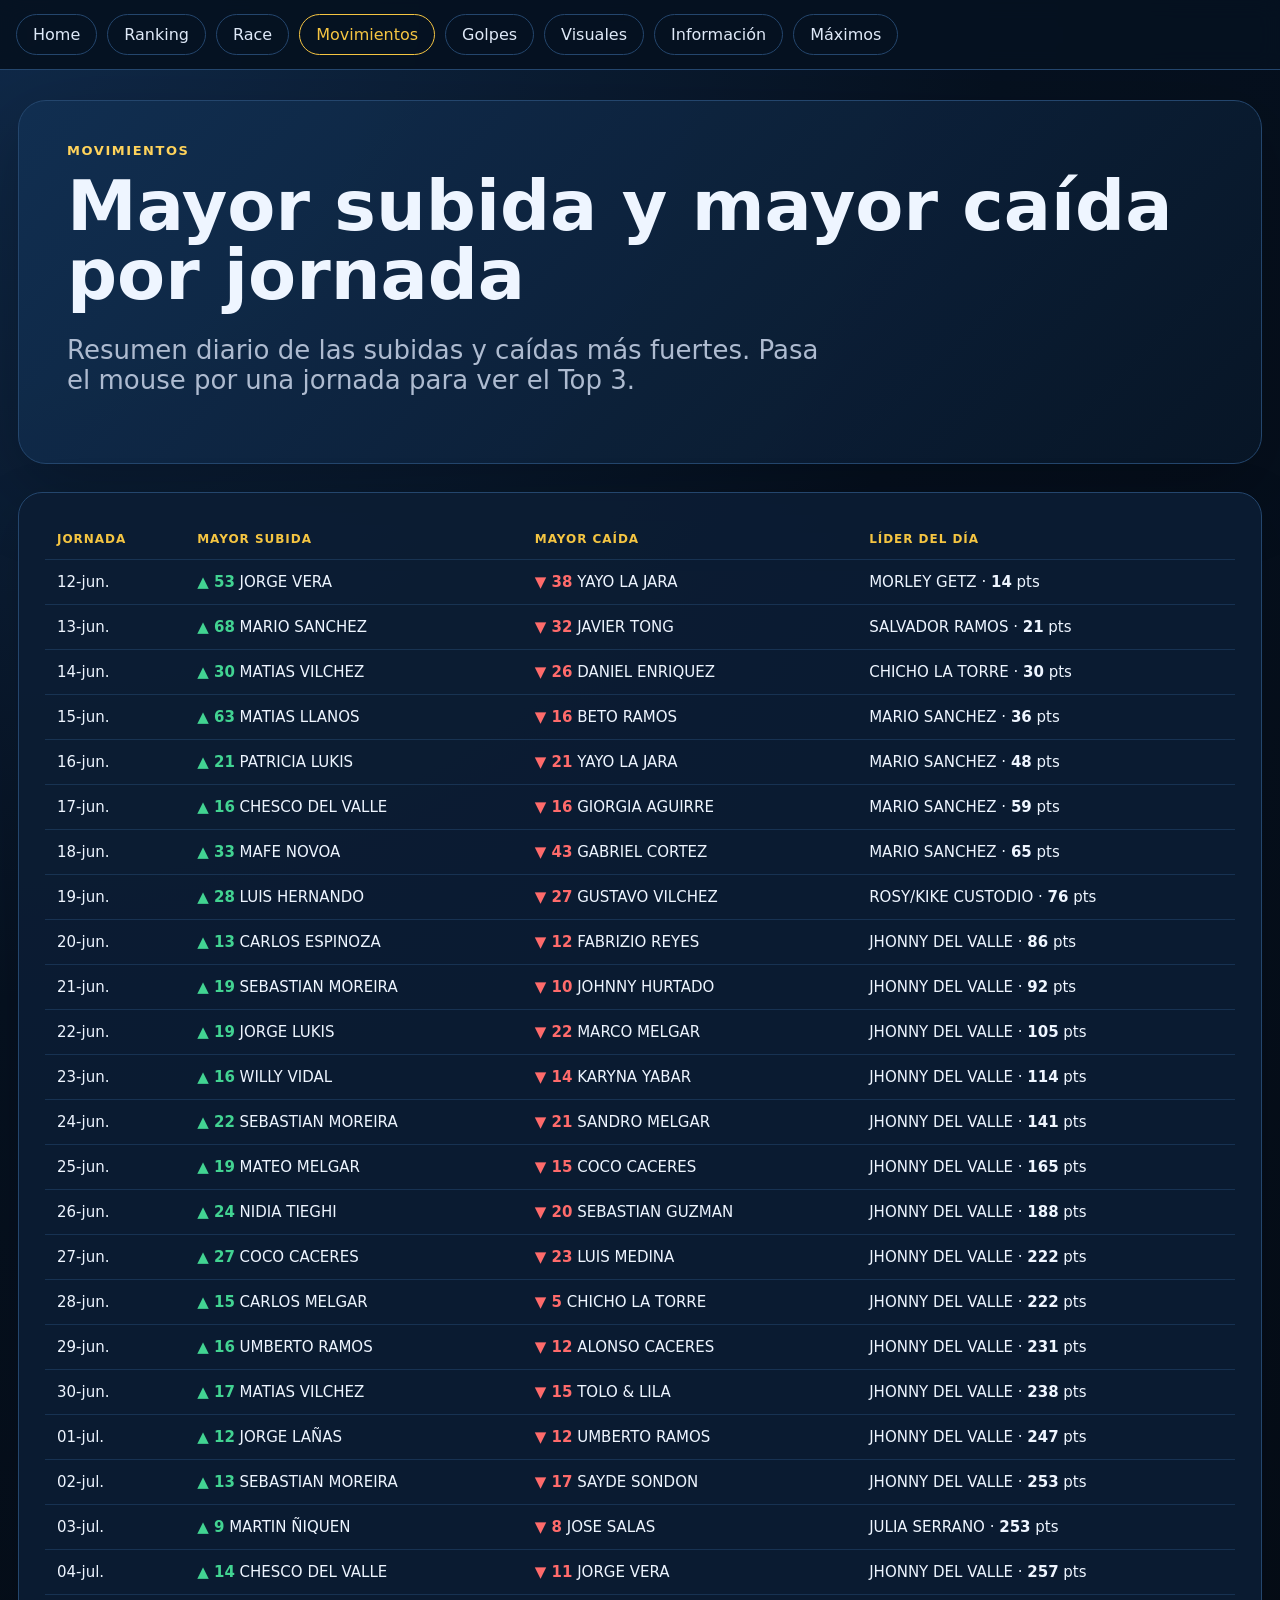
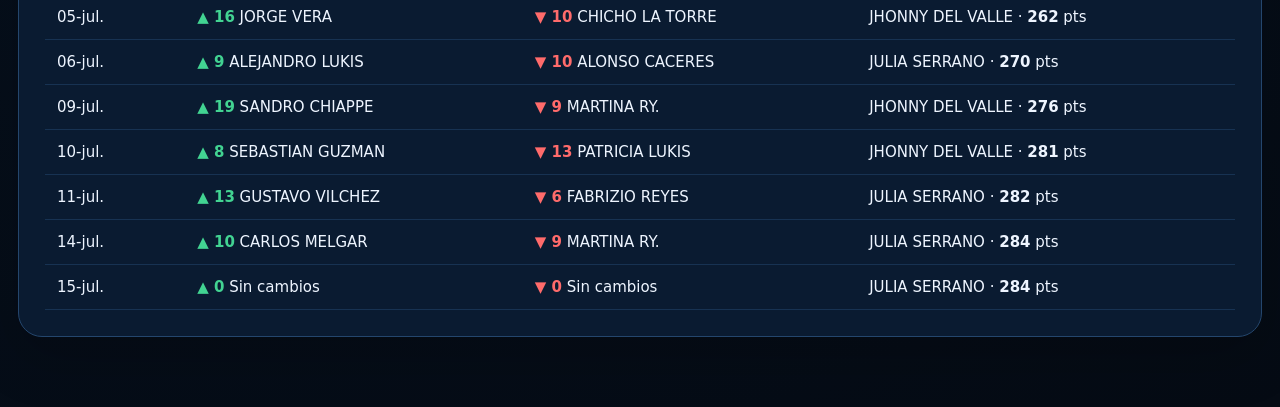
<file: movements.html>
<!doctype html><html lang="es"><head><meta charset="utf-8"><meta name="viewport" content="width=device-width,initial-scale=1"><title>Polla Mundial 2026 | Movimientos</title><link rel="stylesheet" href="assets/css/style.css"></head><body><script src="assets/js/data.js"></script><script src="assets/js/common.js"></script><main class="wrap"><section class="hero"><div class="eyebrow">Movimientos</div><h1>Mayor subida y mayor caída por jornada</h1><p>Resumen diario de las subidas y caídas más fuertes. Pasa el mouse por una jornada para ver el Top 3.</p></section><div class="card table-wrap desktop-table"><table class="table" id="movTable"></table></div><div class="mobile-cards" id="movCards"></div></main><script src="assets/js/movements.js"></script></body></html>
</file>
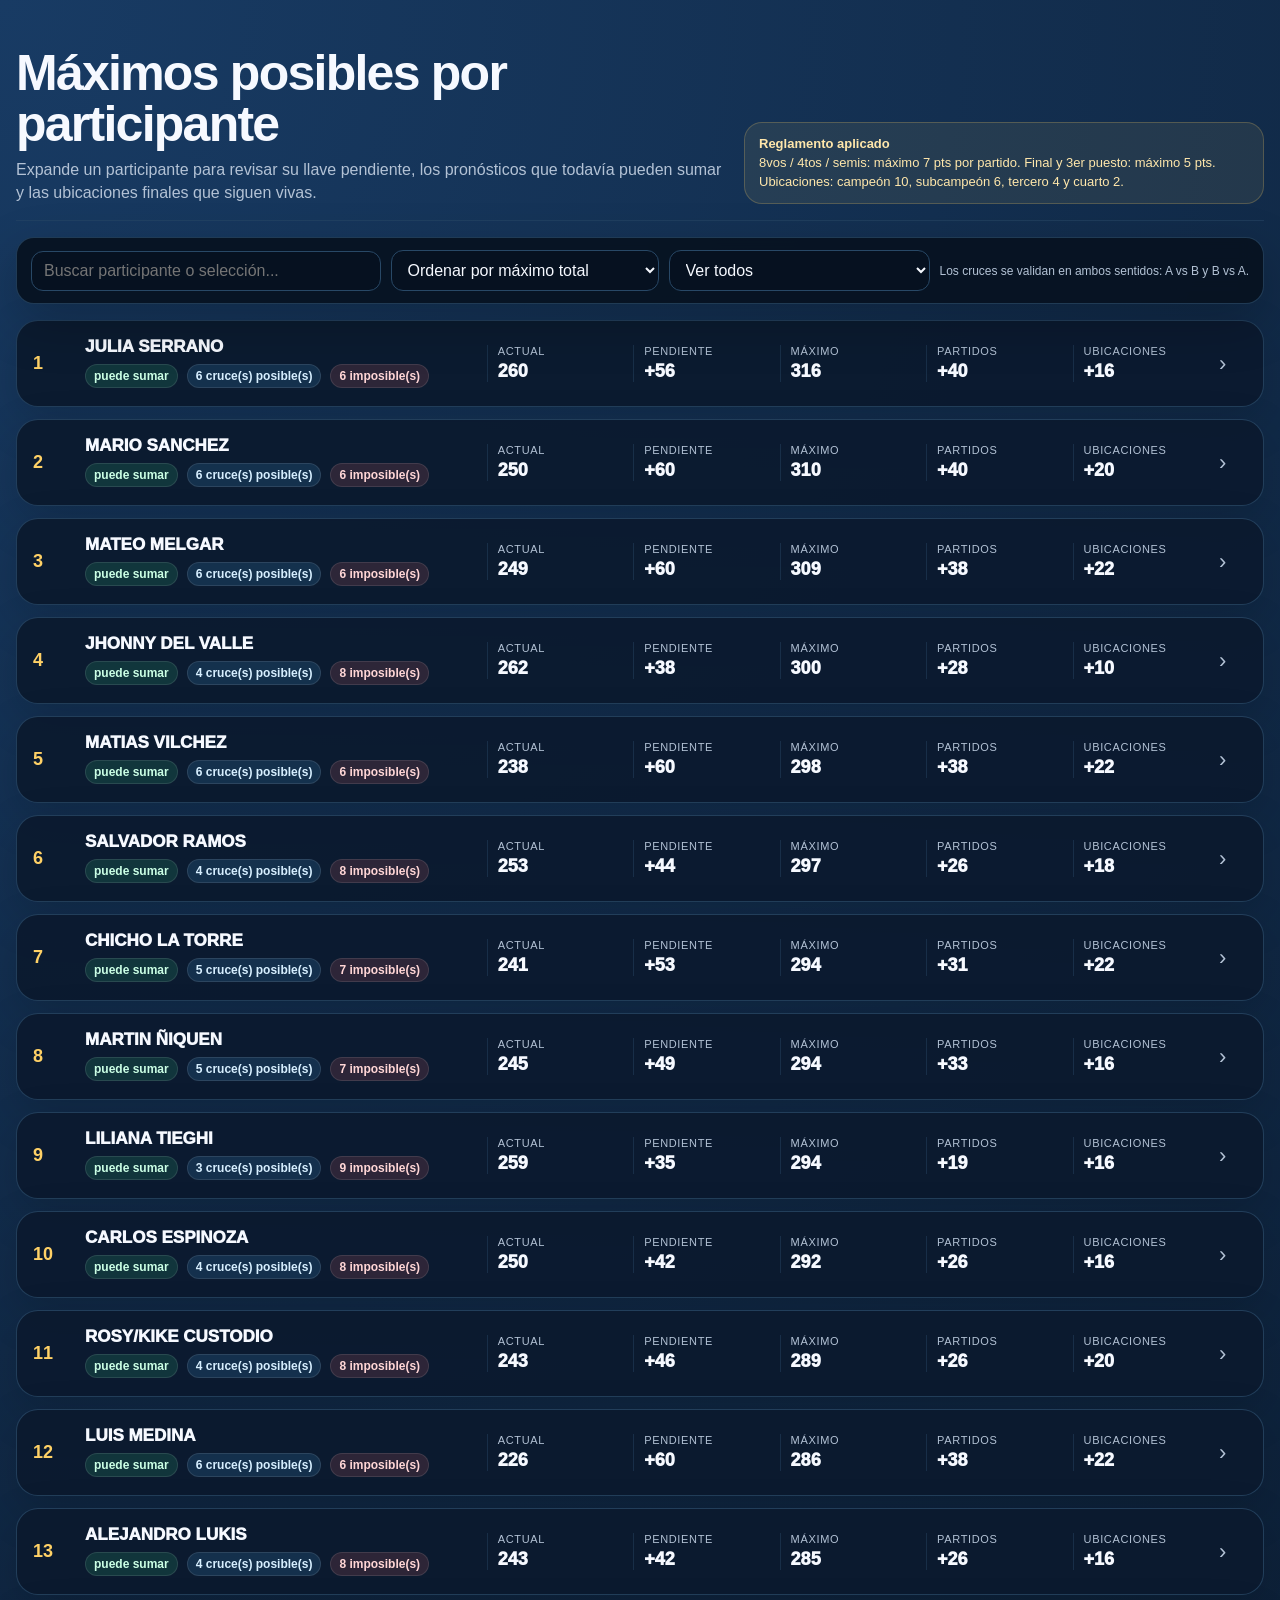
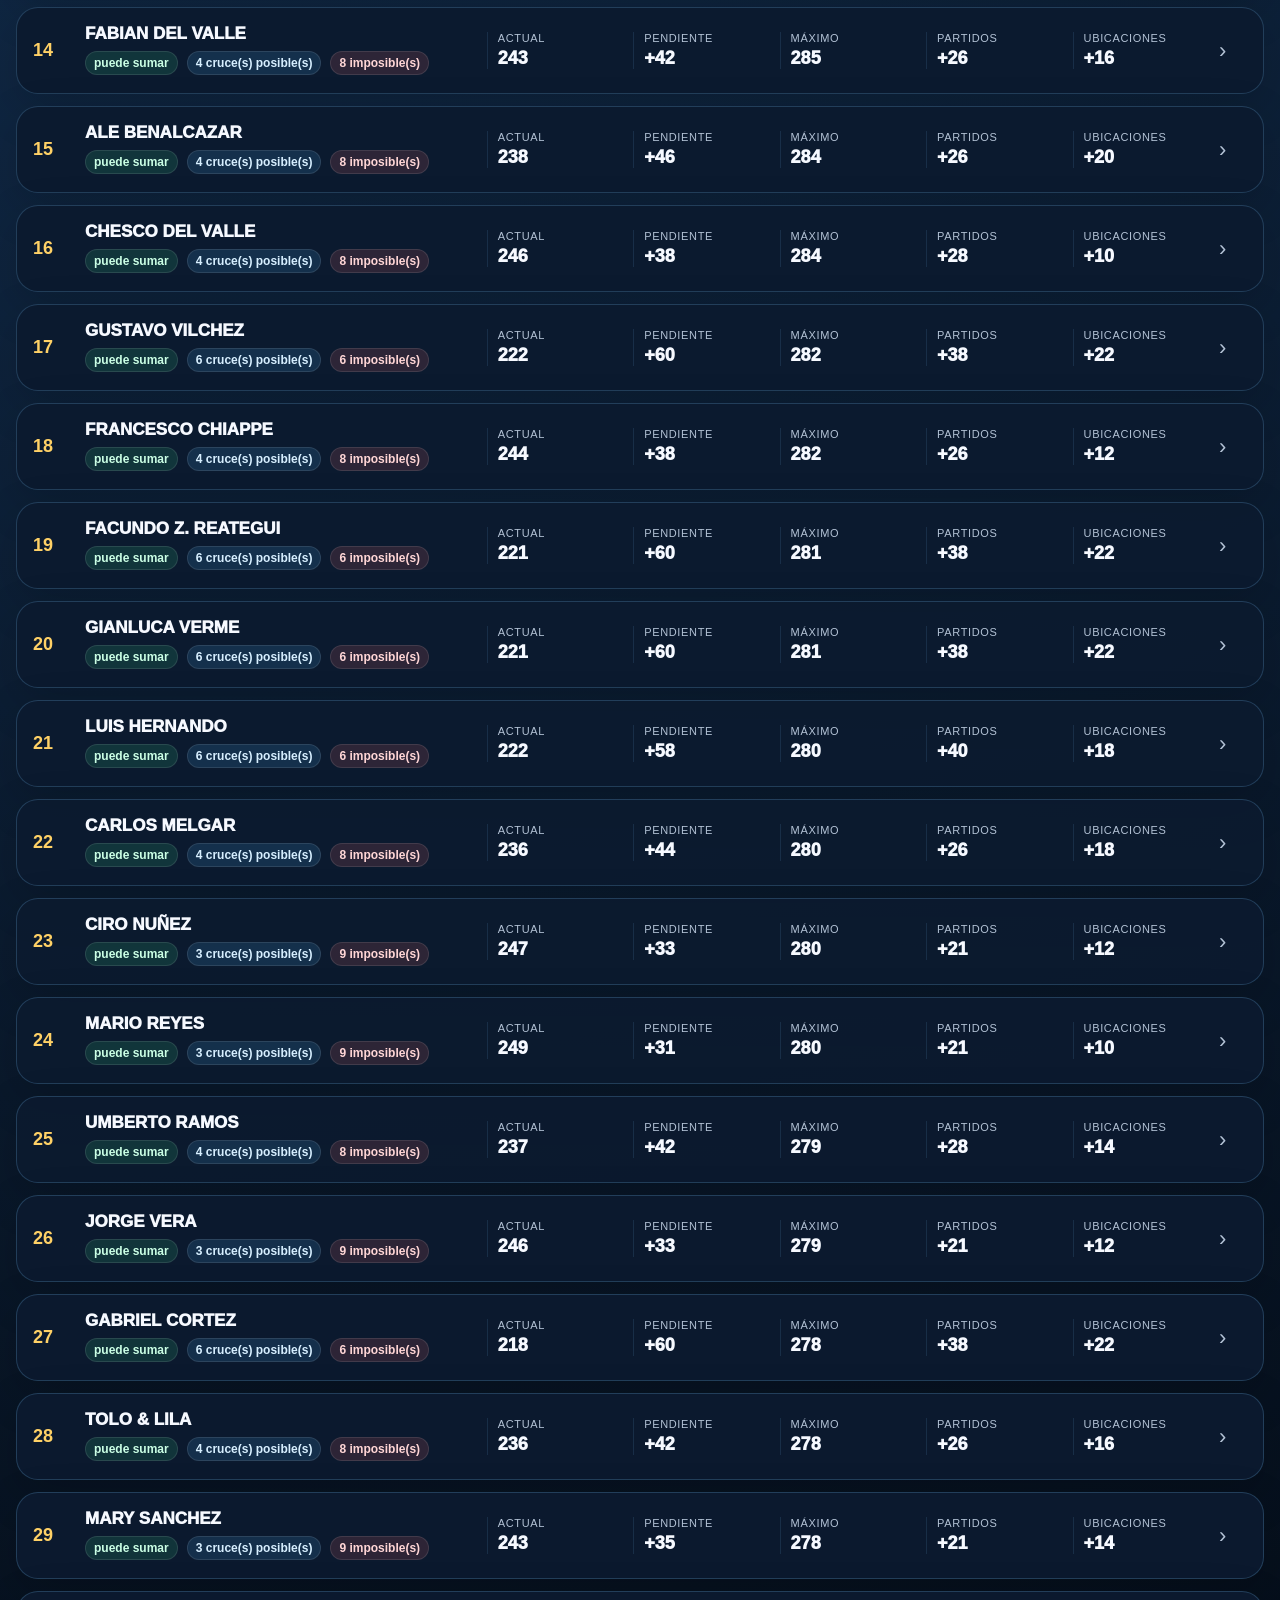
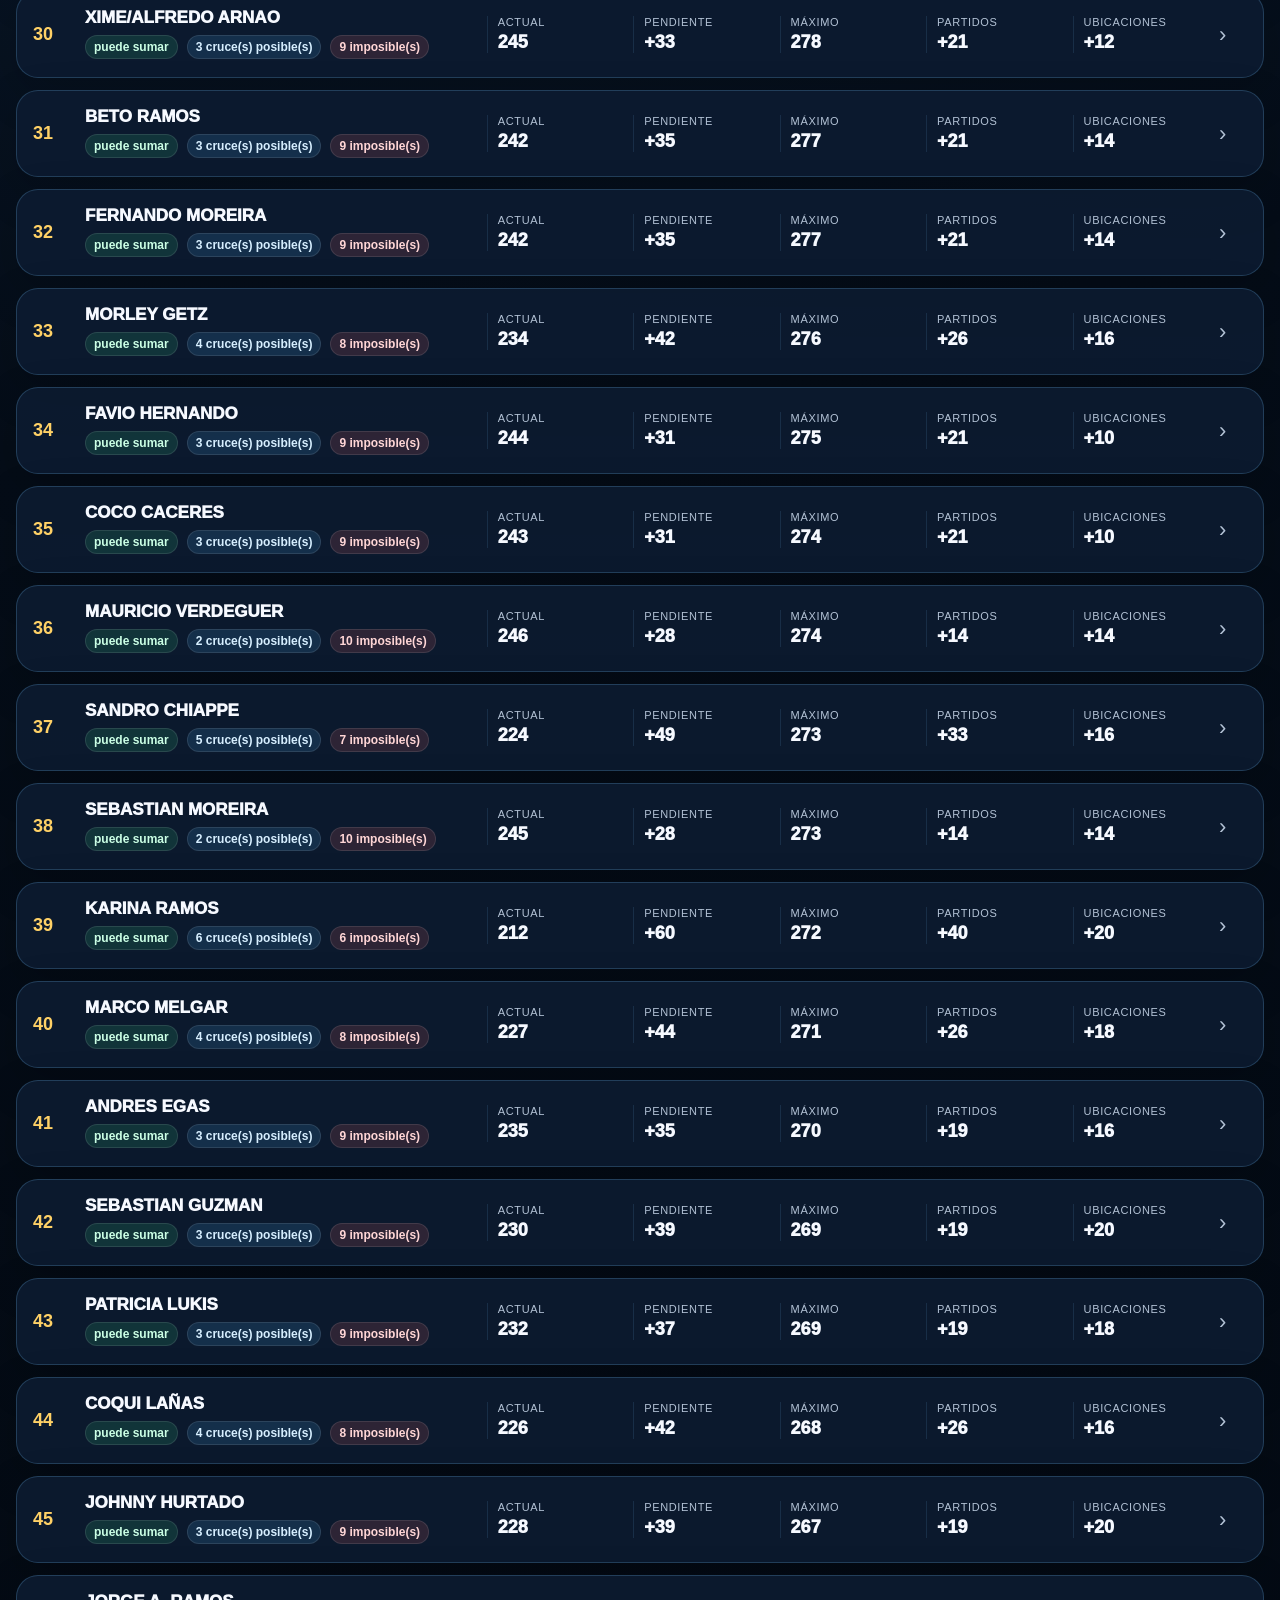
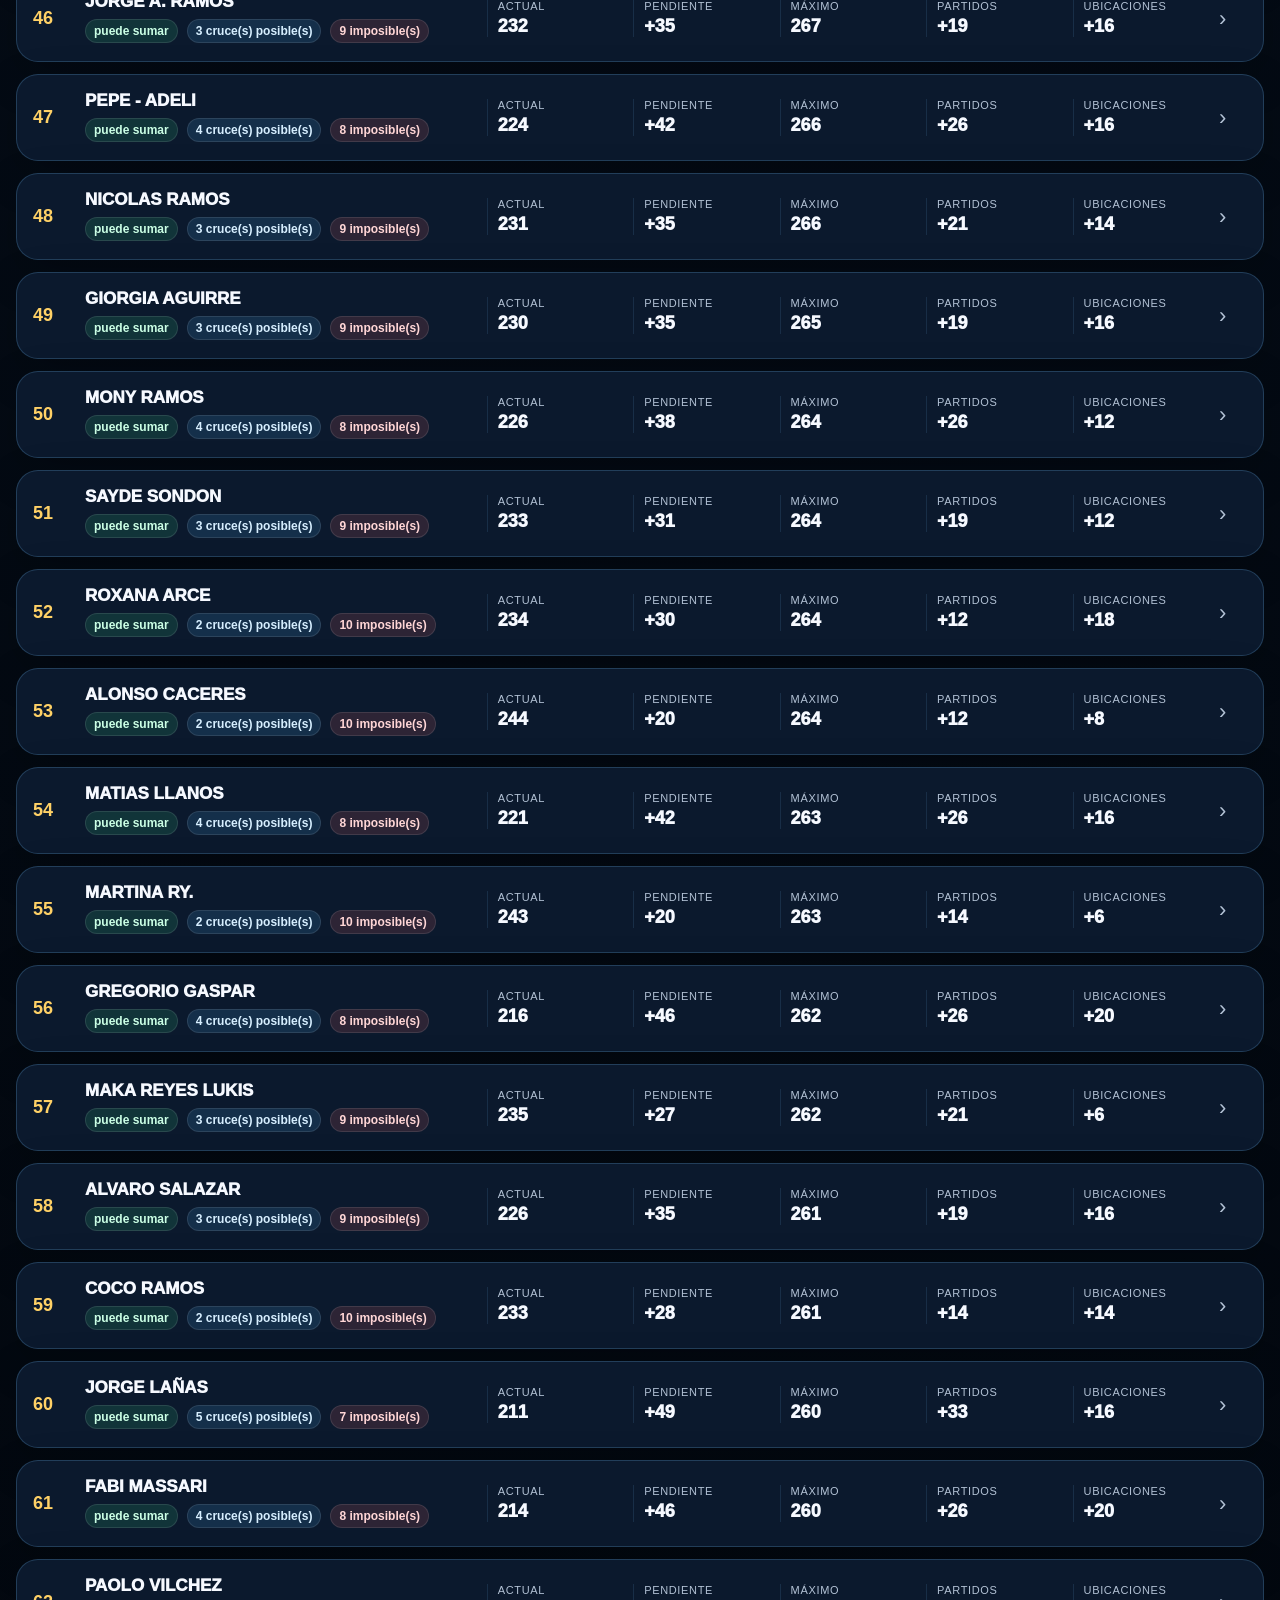
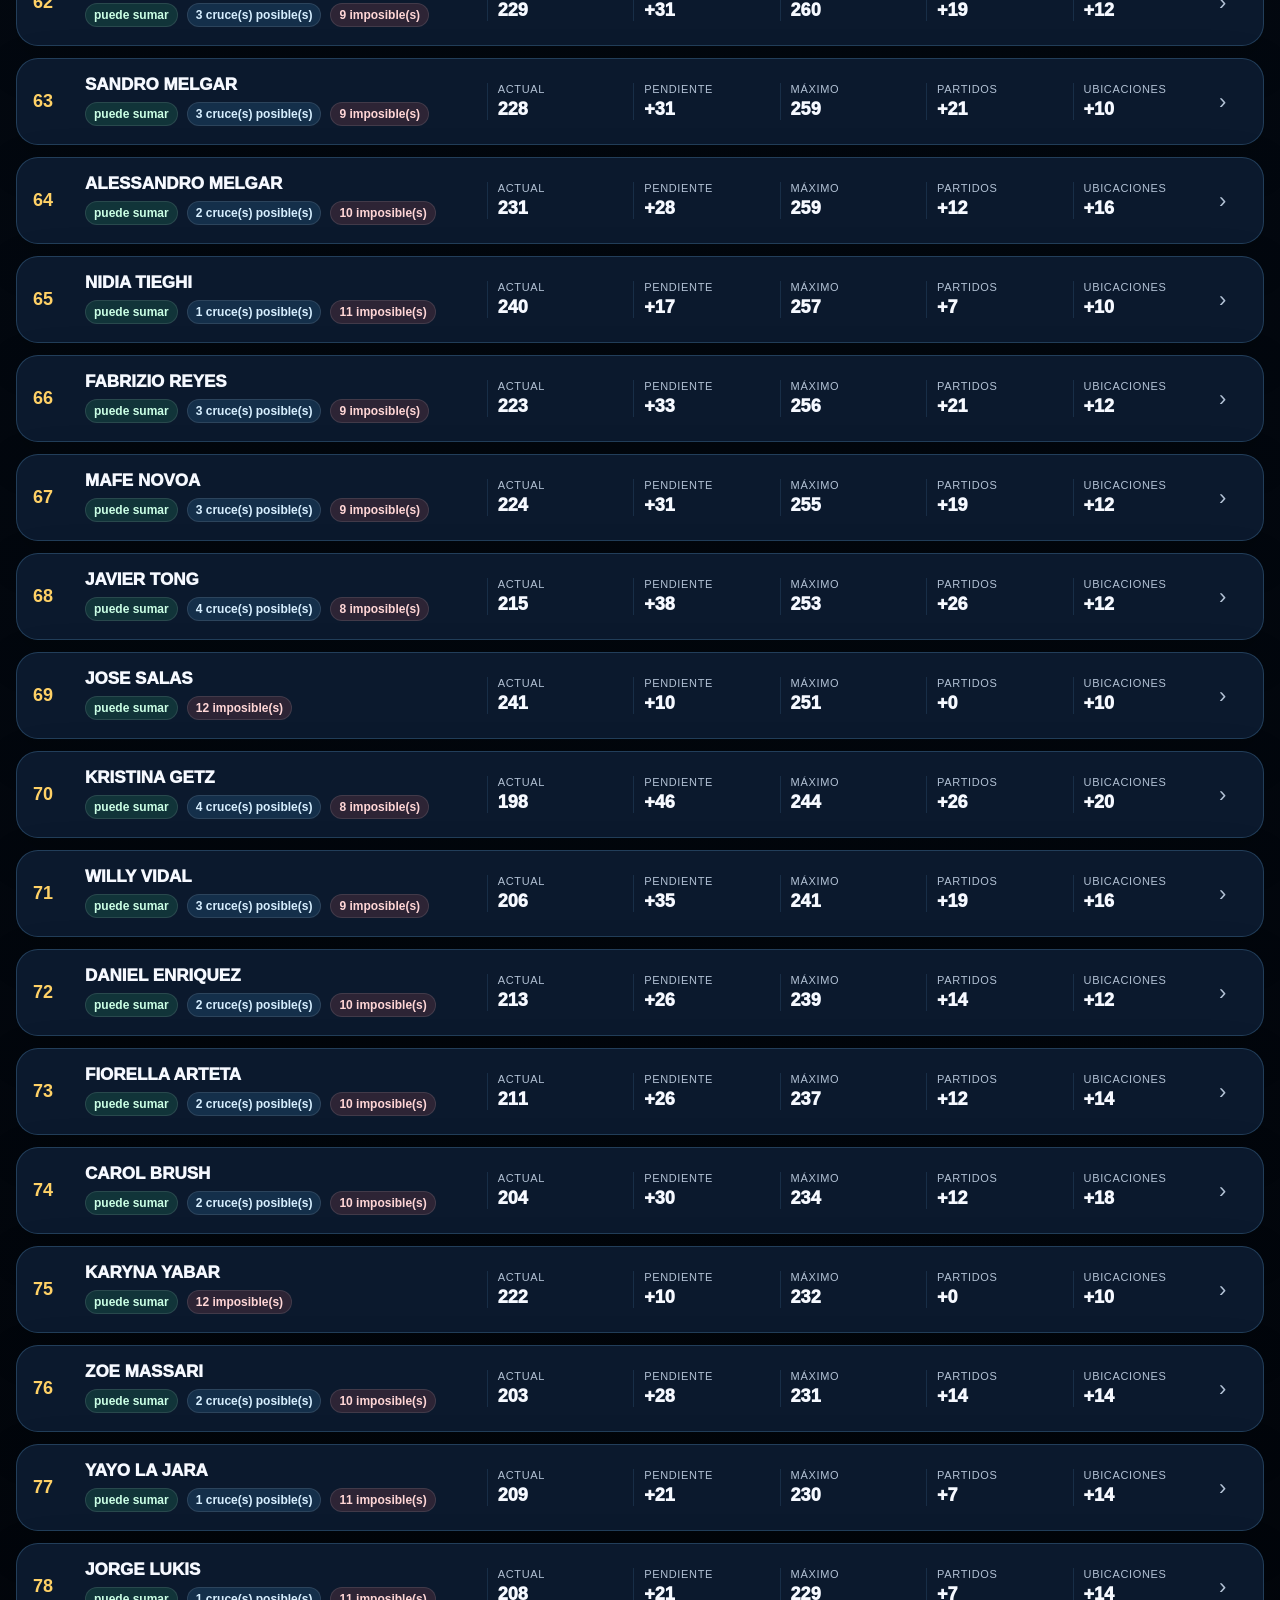
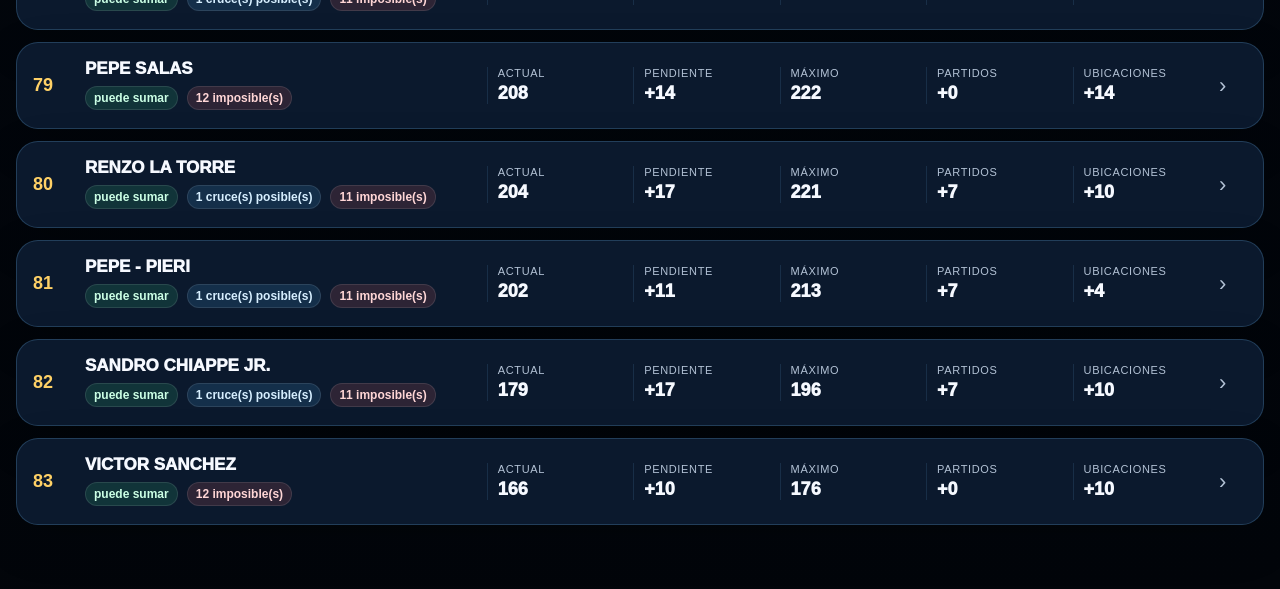
<file: polla_frontend_production_ready_v11.html>
<!doctype html>
<html lang="es">
<head>
<meta charset="utf-8"/>
<meta name="viewport" content="width=device-width,initial-scale=1,viewport-fit=cover"/>
<title>Polla 2026 — Puntajes máximos posibles</title>
<style>
:root{
  --bg:#050d18;
  --panel:#0d1f36;
  --panel2:#102945;
  --panel3:#081523;
  --line:#284866;
  --text:#f6f9ff;
  --muted:#b3c2d5;
  --gold:#ffd166;
  --green:#39d98a;
  --red:#ff6b6b;
  --blue:#4fb9ff;
  --orange:#ffb84d;
  --purple:#b892ff;
  --shadow:0 18px 52px rgba(0,0,0,.22);
}
*{box-sizing:border-box}
html{scroll-behavior:smooth}
body{
  margin:0;
  font-family:Inter,Segoe UI,Arial,sans-serif;
  background:radial-gradient(circle at 0 0,#183b64,#050d18 42%,#02050a);
  color:var(--text);
}
.wrap{max-width:1500px;margin:0 auto;padding:22px 16px 64px}
.hero{
  display:grid;
  grid-template-columns:1fr auto;
  gap:16px;
  align-items:end;
  padding:18px 0 16px;
  border-bottom:1px solid rgba(40,72,102,.55);
  margin-bottom:14px;
}
.eyebrow{color:var(--gold);font-size:12px;font-weight:900;text-transform:uppercase;letter-spacing:.14em}
h1{margin:8px 0 8px;font-size:clamp(30px,5vw,50px);line-height:1.02;letter-spacing:-.035em}
p{margin:0;color:var(--muted);line-height:1.45}
.rule-card{
  background:rgba(255,209,102,.08);
  border:1px solid rgba(255,209,102,.22);
  border-radius:18px;
  padding:12px 14px;
  color:#ffe7ab;
  font-size:13px;
  line-height:1.45;
  max-width:520px;
}
.toolbar{
  position:sticky;
  top:0;
  z-index:20;
  display:flex;
  gap:10px;
  flex-wrap:wrap;
  align-items:center;
  background:rgba(7,18,32,.92);
  backdrop-filter:blur(10px);
  border:1px solid rgba(40,72,102,.75);
  border-radius:18px;
  padding:12px 14px;
  margin:16px 0;
  box-shadow:var(--shadow);
}
input,select{
  border-radius:12px;
  border:1px solid var(--line);
  background:#061120;
  color:var(--text);
  padding:10px 12px;
  font:inherit;
}
.toolbar input{min-width:280px;flex:1 1 280px}
.toolbar select{flex:0 0 auto}
.help-inline{color:var(--muted);font-size:12px;margin-left:auto}
.pill{
  display:inline-flex;
  align-items:center;
  gap:4px;
  border-radius:999px;
  padding:4px 8px;
  font-size:12px;
  font-weight:900;
  border:1px solid rgba(255,255,255,.1);
  margin:2px 4px 2px 0;
  white-space:nowrap;
}
.ok{background:rgba(57,217,138,.14);color:#cbffe5}
.bad{background:rgba(255,107,107,.14);color:#ffd6d6}
.neutral{background:rgba(79,185,255,.14);color:#d7efff}
.warn{background:rgba(255,184,77,.14);color:#ffe3b0}
.purple{background:rgba(184,146,255,.14);color:#eadfff}
.list{display:flex;flex-direction:column;gap:12px}
.participant{
  background:rgba(12,27,47,.96);
  border:1px solid rgba(40,72,102,.8);
  border-radius:22px;
  overflow:hidden;
  box-shadow:0 16px 48px rgba(0,0,0,.16);
}
summary{list-style:none;cursor:pointer}
summary::-webkit-details-marker{display:none}
.summary{
  display:grid;
  grid-template-columns:42px minmax(220px,1.55fr) repeat(5,minmax(90px,.54fr)) 28px;
  gap:10px;
  align-items:center;
  padding:16px;
}
.summary:hover{background:rgba(255,255,255,.025)}
.chev{font-size:22px;color:var(--muted);transition:transform .16s ease}
details[open] .chev{transform:rotate(90deg);color:var(--gold)}
.rank{font-size:18px;font-weight:900;color:var(--gold)}
.name{font-size:17px;font-weight:950}
.sub{margin-top:5px;font-size:12px;color:var(--muted);display:flex;gap:5px;flex-wrap:wrap}
.metric{padding-left:10px;border-left:1px solid rgba(40,72,102,.45)}
.metric .k{font-size:11px;color:var(--muted);text-transform:uppercase;letter-spacing:.06em}
.metric .v{font-size:18px;font-weight:950;margin-top:4px}
.body{padding:0 16px 16px;border-top:1px solid rgba(40,72,102,.7)}
.mobile-summary{
  display:none;
  grid-template-columns:repeat(3,1fr);
  gap:8px;
  padding:12px 0 4px;
}
.mobile-box{
  background:#071727;
  border:1px solid rgba(40,72,102,.72);
  border-radius:14px;
  padding:10px;
}
.mobile-box .k{font-size:10px;color:var(--muted);text-transform:uppercase;letter-spacing:.06em}
.mobile-box .v{font-size:17px;font-weight:950;margin-top:4px}
.legend{
  display:flex;
  gap:8px;
  flex-wrap:wrap;
  padding:14px 0 2px;
}
.section-title{
  display:flex;
  justify-content:space-between;
  align-items:center;
  gap:12px;
  margin:16px 0 10px;
}
.section-title h2{font-size:18px;margin:0}
.section-title small{color:var(--muted)}
.bracket-shell{overflow:auto;padding:2px 0 10px;-webkit-overflow-scrolling:touch}
.bracket{
  min-width:1280px;
  display:grid;
  grid-template-columns:210px 210px 210px 190px 190px;
  gap:12px;
  align-items:start;
}
.col{
  background:rgba(8,21,35,.82);
  border:1px solid rgba(40,72,102,.65);
  border-radius:18px;
  padding:12px;
}
.col h3{
  margin:0 0 10px;
  font-size:13px;
  text-transform:uppercase;
  letter-spacing:.08em;
  color:var(--gold);
}
.stack{display:flex;flex-direction:column;gap:10px}
.match{
  background:#061120;
  border:1px solid rgba(40,72,102,.8);
  border-radius:14px;
  padding:10px;
  min-height:124px;
}
.match.empty{opacity:.45}
.match.okline{border-color:rgba(57,217,138,.45)}
.match.badline{border-color:rgba(255,107,107,.42)}
.m-top{display:flex;align-items:center;justify-content:space-between;gap:8px}
.m-id{font-family:Consolas,monospace;font-weight:900;color:#cfe7ff}
.m-score{font-weight:950;font-size:15px;line-height:1.3;margin:7px 0}
.m-detail{font-size:12px;color:var(--muted);line-height:1.4}
.m-branch{
  margin-top:8px;
  padding-top:8px;
  border-top:1px dashed rgba(79,185,255,.18);
  font-size:12px;
  color:#c9e9ff;
  line-height:1.38;
}
.top4-grid{display:grid;grid-template-columns:repeat(4,minmax(0,1fr));gap:10px;margin-top:10px}
.top4-card{background:#071727;border:1px solid rgba(40,72,102,.75);border-radius:14px;padding:10px}
.top4-card b{display:block;font-size:13px}
.top4-card .pick{font-size:19px;font-weight:950;margin:5px 0}
.top4-card small{display:block;color:var(--muted);line-height:1.35;margin-top:5px}
.system-note{
  margin-top:12px;
  color:var(--muted);
  font-size:12px;
  line-height:1.45;
}
.web-only{display:inline}
.mobile-only{display:none}
@media(max-width:1100px){
  .hero{grid-template-columns:1fr}
  .rule-card{max-width:none}
  .summary{grid-template-columns:42px 1fr repeat(2,minmax(90px,.52fr)) 28px}
  .metric.hide-md{display:none}
  .top4-grid{grid-template-columns:1fr 1fr}
}
@media(max-width:760px){
  .wrap{padding:16px 10px 42px}
  .hero{padding-top:6px}
  h1{font-size:31px}
  .rule-card{font-size:12px;padding:10px}
  .toolbar{position:relative;top:auto;border-radius:16px;padding:10px;gap:8px}
  .toolbar input,.toolbar select{width:100%;min-width:0;flex:1 1 100%}
  .help-inline{margin-left:0;width:100%}
  .summary{
    grid-template-columns:34px 1fr 22px;
    gap:8px;
    padding:13px 12px;
  }
  .rank{font-size:16px}
  .name{font-size:16px}
  .metric{display:none}
  .body{padding:0 12px 14px}
  .mobile-summary{display:grid}
  .legend{padding-top:10px}
  .section-title{align-items:flex-start;flex-direction:column;gap:4px}
  .bracket{
    min-width:0;
    display:flex;
    flex-direction:column;
    gap:10px;
  }
  .col{padding:10px;border-radius:16px}
  .stack{gap:8px}
  .match{min-height:0;padding:10px}
  .top4-grid{grid-template-columns:1fr}
  .web-only{display:none}
  .mobile-only{display:inline}
}
</style>
</head>
<body>
<main class="wrap">
  <section class="hero">
    <div>
      <h1>Máximos posibles por participante</h1>
      <p>Expande un participante para revisar su llave pendiente, los pronósticos que todavía pueden sumar y las ubicaciones finales que siguen vivas.</p>
    </div>
    <div class="rule-card">
      <b>Reglamento aplicado</b><br>
      8vos / 4tos / semis: máximo 7 pts por partido. Final y 3er puesto: máximo 5 pts. Ubicaciones: campeón 10, subcampeón 6, tercero 4 y cuarto 2.
    </div>
  </section>

  <section class="toolbar" aria-label="Filtros">
    <input id="q" placeholder="Buscar participante o selección..." />
    <select id="sort">
      <option value="maxTotal">Ordenar por máximo total</option>
      <option value="futurePts">Ordenar por puntos pendientes</option>
      <option value="current">Ordenar por puntaje actual</option>
      <option value="name">Ordenar por nombre</option>
    </select>
    <select id="filter">
      <option value="all">Ver todos</option>
      <option value="canScore">Solo pueden sumar</option>
      <option value="blocked">Solo con cruces imposibles</option>
      <option value="withTop4">Solo con ubicaciones posibles</option>
    </select>
    <span class="help-inline">Los cruces se validan en ambos sentidos: A vs B y B vs A.</span>
  </section>

  <section id="list" class="list"></section>
</main>

<script id="embed" type="application/json">{"meta":{"source":"Excel Beto - pestaña PARTICIPANTES","participants":83,"forecastRows":1328,"cutDate":"2026-07-05","version":"production_candidate_v10"},"participants":[{"n":1,"name":"LILIANA TIEGHI","points":259,"champion":"ESP","second":"POR","third":"FRA","fourth":"ING"},{"n":2,"name":"COCO RAMOS","points":233,"champion":"FRA","second":"BRA","third":"POR","fourth":"ESP"},{"n":3,"name":"KARYNA YABAR","points":222,"champion":"FRA","second":"POR","third":"TUR","fourth":"MAR"},{"n":4,"name":"KARINA RAMOS","points":212,"champion":"POR","second":"ARG","third":"ING","fourth":"BRA"},{"n":5,"name":"GABRIEL CORTEZ","points":218,"champion":"FRA","second":"ING","third":"ESP","fourth":"ARG"},{"n":6,"name":"JORGE A. RAMOS","points":232,"champion":"POR","second":"ESP","third":"FRA","fourth":"NOR"},{"n":7,"name":"MAFE NOVOA","points":224,"champion":"BRA","second":"ESP","third":"ARG","fourth":"FRA"},{"n":8,"name":"SALVADOR RAMOS","points":253,"champion":"ESP","second":"ING","third":"ALE","fourth":"ARG"},{"n":9,"name":"SAYDE SONDON","points":233,"champion":"BRA","second":"FRA","third":"ARG","fourth":"BEL"},{"n":10,"name":"MARTINA RY.","points":243,"champion":"HOL","second":"POR","third":"BRA","fourth":"ESP"},{"n":11,"name":"BETO RAMOS","points":242,"champion":"FRA","second":"POR","third":"ESP","fourth":"BRA"},{"n":12,"name":"PATRICIA LUKIS","points":232,"champion":"FRA","second":"ARG","third":"BRA","fourth":"BEL"},{"n":13,"name":"UMBERTO RAMOS","points":237,"champion":"ESP","second":"POR","third":"FRA","fourth":"CRO"},{"n":14,"name":"NICOLAS RAMOS","points":231,"champion":"POR","second":"ESP","third":"FRA","fourth":"BRA"},{"n":15,"name":"TOLO & LILA","points":236,"champion":"ESP","second":"BRA","third":"FRA","fourth":"ARG"},{"n":16,"name":"GUSTAVO VILCHEZ","points":222,"champion":"ARG","second":"ESP","third":"FRA","fourth":"ING"},{"n":17,"name":"MONY RAMOS","points":226,"champion":"HOL","second":"ARG","third":"ESP","fourth":"ING"},{"n":18,"name":"PAOLO VILCHEZ","points":229,"champion":"POR","second":"FRA","third":"ESP","fourth":"ING"},{"n":19,"name":"MATIAS VILCHEZ","points":238,"champion":"ARG","second":"ESP","third":"FRA","fourth":"ING"},{"n":20,"name":"ALE BENALCAZAR","points":238,"champion":"ARG","second":"ESP","third":"FRA","fourth":"BRA"},{"n":21,"name":"JULIA SERRANO","points":260,"champion":"ARG","second":"ESP","third":"BRA","fourth":"HOL"},{"n":22,"name":"GREGORIO GASPAR","points":216,"champion":"ESP","second":"ARG","third":"FRA","fourth":"BRA"},{"n":23,"name":"SEBASTIAN GUZMAN","points":230,"champion":"ARG","second":"ESP","third":"FRA","fourth":"BRA"},{"n":24,"name":"ANDRES EGAS","points":235,"champion":"ARG","second":"ESP","third":"HOL","fourth":"BRA"},{"n":25,"name":"MAURICIO VERDEGUER","points":246,"champion":"FRA","second":"POR","third":"ESP","fourth":"BRA"},{"n":26,"name":"CHICHO LA TORRE","points":241,"champion":"FRA","second":"ARG","third":"ESP","fourth":"ING"},{"n":27,"name":"RENZO LA TORRE","points":204,"champion":"HOL","second":"ING","third":"ESP","fourth":"POR"},{"n":28,"name":"NIDIA TIEGHI","points":240,"champion":"HOL","second":"ING","third":"ESP","fourth":"POR"},{"n":29,"name":"FABI MASSARI","points":214,"champion":"FRA","second":"ING","third":"ESP","fourth":"POR"},{"n":30,"name":"KRISTINA GETZ","points":198,"champion":"FRA","second":"ING","third":"ESP","fourth":"POR"},{"n":31,"name":"ZOE MASSARI","points":203,"champion":"ESP","second":"POR","third":"FRA","fourth":"BRA"},{"n":32,"name":"MORLEY GETZ","points":234,"champion":"FRA","second":"POR","third":"ESP","fourth":"ING"},{"n":33,"name":"FIORELLA ARTETA","points":211,"champion":"ESP","second":"ALE","third":"ING","fourth":"POR"},{"n":34,"name":"CIRO NUÑEZ","points":247,"champion":"FRA","second":"POR","third":"BRA","fourth":"ESP"},{"n":35,"name":"COCO CACERES","points":243,"champion":"POR","second":"FRA","third":"ESP","fourth":"BRA"},{"n":36,"name":"XIME/ALFREDO ARNAO","points":245,"champion":"FRA","second":"POR","third":"BRA","fourth":"BEL"},{"n":37,"name":"PEPE - ADELI","points":224,"champion":"ESP","second":"BRA","third":"FRA","fourth":"ARG"},{"n":38,"name":"PEPE - PIERI","points":202,"champion":"HOL","second":"BRA","third":"POR","fourth":"ESP"},{"n":39,"name":"MARY SANCHEZ","points":243,"champion":"ESP","second":"BRA","third":"FRA","fourth":"POR"},{"n":40,"name":"ALEJANDRO LUKIS","points":243,"champion":"ESP","second":"BRA","third":"FRA","fourth":"ARG"},{"n":41,"name":"MARIO REYES","points":249,"champion":"ESP","second":"POR","third":"BRA","fourth":"HOL"},{"n":42,"name":"FABRIZIO REYES","points":223,"champion":"POR","second":"ESP","third":"BRA","fourth":"FRA"},{"n":43,"name":"MAKA REYES LUKIS","points":235,"champion":"HOL","second":"POR","third":"ESP","fourth":"BRA"},{"n":44,"name":"MARIO SANCHEZ","points":250,"champion":"FRA","second":"ARG","third":"ESP","fourth":"BRA"},{"n":45,"name":"VICTOR SANCHEZ","points":166,"champion":"BRA","second":"ARG","third":"MAR","fourth":"BEL"},{"n":46,"name":"ROSY/KIKE CUSTODIO","points":243,"champion":"ARG","second":"ESP","third":"FRA","fourth":"BRA"},{"n":47,"name":"DANIEL ENRIQUEZ","points":213,"champion":"POR","second":"ESP","third":"BRA","fourth":"FRA"},{"n":48,"name":"FACUNDO Z. REATEGUI","points":221,"champion":"ARG","second":"ESP","third":"FRA","fourth":"ING"},{"n":49,"name":"CARLOS MELGAR","points":236,"champion":"ARG","second":"ESP","third":"BRA","fourth":"FRA"},{"n":50,"name":"MARCO MELGAR","points":227,"champion":"ARG","second":"ESP","third":"BRA","fourth":"FRA"},{"n":51,"name":"MATEO MELGAR","points":249,"champion":"ESP","second":"ARG","third":"FRA","fourth":"ING"},{"n":52,"name":"SANDRO MELGAR","points":228,"champion":"POR","second":"FRA","third":"ESP","fourth":"BRA"},{"n":53,"name":"ALESSANDRO MELGAR","points":231,"champion":"FRA","second":"POR","third":"ESP","fourth":"ING"},{"n":54,"name":"CAROL BRUSH","points":204,"champion":"FRA","second":"ARG","third":"COL","fourth":"ING"},{"n":55,"name":"LUIS MEDINA","points":226,"champion":"FRA","second":"ING","third":"ARG","fourth":"ESP"},{"n":56,"name":"FERNANDO MOREIRA","points":242,"champion":"FRA","second":"POR","third":"ESP","fourth":"BRA"},{"n":57,"name":"SEBASTIAN MOREIRA","points":245,"champion":"POR","second":"ESP","third":"FRA","fourth":"BRA"},{"n":58,"name":"JOHNNY HURTADO","points":228,"champion":"FRA","second":"ARG","third":"ESP","fourth":"BRA"},{"n":59,"name":"ROXANA ARCE","points":234,"champion":"ESP","second":"ARG","third":"BRA","fourth":"FRA"},{"n":60,"name":"MATIAS LLANOS","points":221,"champion":"ESP","second":"ARG","third":"JPN","fourth":"HOL"},{"n":61,"name":"JHONNY DEL VALLE","points":262,"champion":"BRA","second":"FRA","third":"ESP","fourth":"POR"},{"n":62,"name":"CHESCO DEL VALLE","points":246,"champion":"BRA","second":"ESP","third":"FRA","fourth":"POR"},{"n":63,"name":"FABIAN DEL VALLE","points":243,"champion":"ESP","second":"BRA","third":"FRA","fourth":"ARG"},{"n":64,"name":"JORGE VERA","points":246,"champion":"ESP","second":"POR","third":"ALE","fourth":"NOR"},{"n":65,"name":"YAYO LA JARA","points":209,"champion":"ESP","second":"FRA","third":"ING","fourth":"CRO"},{"n":66,"name":"GIORGIA AGUIRRE","points":230,"champion":"ESP","second":"BRA","third":"FRA","fourth":"ARG"},{"n":67,"name":"PEPE SALAS","points":208,"champion":"POR","second":"BRA","third":"ING","fourth":"TUR"},{"n":68,"name":"JOSE SALAS","points":241,"champion":"HOL","second":"POR","third":"ING","fourth":"TUR"},{"n":69,"name":"JORGE LAÑAS","points":211,"champion":"ESP","second":"HOL","third":"FRA","fourth":"ARG"},{"n":70,"name":"COQUI LAÑAS","points":226,"champion":"ESP","second":"BRA","third":"FRA","fourth":"ARG"},{"n":71,"name":"SANDRO CHIAPPE","points":224,"champion":"ESP","second":"POR","third":"FRA","fourth":"ING"},{"n":72,"name":"FRANCESCO CHIAPPE","points":244,"champion":"POR","second":"FRA","third":"ESP","fourth":"ING"},{"n":73,"name":"SANDRO CHIAPPE JR.","points":179,"champion":"POR","second":"FRA","third":"ESP","fourth":"ECU"},{"n":74,"name":"JAVIER TONG","points":215,"champion":"ALE","second":"ING","third":"ESP","fourth":"ARG"},{"n":75,"name":"LUIS HERNANDO","points":222,"champion":"ARG","second":"ESP","third":"BRA","fourth":"FRA"},{"n":76,"name":"FAVIO HERNANDO","points":244,"champion":"POR","second":"FRA","third":"ESP","fourth":"BRA"},{"n":77,"name":"MARTIN ÑIQUEN","points":245,"champion":"POR","second":"COL","third":"BRA","fourth":"ALE"},{"n":78,"name":"CARLOS ESPINOZA","points":250,"champion":"FRA","second":"BRA","third":"ESP","fourth":"ARG"},{"n":79,"name":"WILLY VIDAL","points":206,"champion":"FRA","second":"MAR","third":"ARG","fourth":"BEL"},{"n":80,"name":"ALVARO SALAZAR","points":226,"champion":"POR","second":"ESP","third":"ING","fourth":"FRA"},{"n":81,"name":"ALONSO CACERES","points":244,"champion":"BRA","second":"COL","third":"ARG","fourth":"FRA"},{"n":82,"name":"GIANLUCA VERME","points":221,"champion":"POR","second":"ING","third":"FRA","fourth":"COL"},{"n":83,"name":"JORGE LUKIS","points":208,"champion":"ESP","second":"POR","third":"FRA","fourth":"BRA"}],"forecasts":[{"participant":"LILIANA TIEGHI","match":89,"team1":"ECU","score1":"0","team2":"FRA","score2":"2"},{"participant":"LILIANA TIEGHI","match":90,"team1":"BOS","score1":"0","team2":"HOL","score2":"2"},{"participant":"LILIANA TIEGHI","match":91,"team1":"BRA","score1":"1","team2":"NOR","score2":"2"},{"participant":"LILIANA TIEGHI","match":92,"team1":"MEX","score1":"0","team2":"ING","score2":"2"},{"participant":"LILIANA TIEGHI","match":93,"team1":"COL","score1":"0","team2":"ESP","score2":"1"},{"participant":"LILIANA TIEGHI","match":94,"team1":"TUR","score1":"1","team2":"SEN","score2":"2"},{"participant":"LILIANA TIEGHI","match":95,"team1":"ARG","score1":"2","team2":"PAR","score2":"1"},{"participant":"LILIANA TIEGHI","match":96,"team1":"SUI","score1":"0","team2":"POR","score2":"2"},{"participant":"LILIANA TIEGHI","match":97,"team1":"FRA","score1":"1","team2":"HOL","score2":"0"},{"participant":"LILIANA TIEGHI","match":98,"team1":"ESP","score1":"2","team2":"SEN","score2":"1"},{"participant":"LILIANA TIEGHI","match":99,"team1":"NOR","score1":"0","team2":"ING","score2":"2"},{"participant":"LILIANA TIEGHI","match":100,"team1":"ARG","score1":"0","team2":"POR","score2":"2"},{"participant":"LILIANA TIEGHI","match":101,"team1":"FRA","score1":"1","team2":"ESP","score2":"2"},{"participant":"LILIANA TIEGHI","match":102,"team1":"ING","score1":"0","team2":"POR","score2":"1"},{"participant":"LILIANA TIEGHI","match":103,"team1":"FRA","score1":"2","team2":"ING","score2":"1"},{"participant":"LILIANA TIEGHI","match":104,"team1":"ESP","score1":"1","team2":"POR","score2":"0"},{"participant":"COCO RAMOS","match":89,"team1":"ALE","score1":"1","team2":"FRA","score2":"3"},{"participant":"COCO RAMOS","match":90,"team1":"CHE","score1":"1","team2":"ESC","score2":"3"},{"participant":"COCO RAMOS","match":91,"team1":"BRA","score1":"3","team2":"ECU","score2":"2"},{"participant":"COCO RAMOS","match":92,"team1":"MEX","score1":"1","team2":"ING","score2":"3"},{"participant":"COCO RAMOS","match":93,"team1":"COL","score1":"1","team2":"ESP","score2":"2"},{"participant":"COCO RAMOS","match":94,"team1":"TUR","score1":"2","team2":"BEL","score2":"2"},{"participant":"COCO RAMOS","match":95,"team1":"ARG","score1":"2","team2":"EGI","score2":"2"},{"participant":"COCO RAMOS","match":96,"team1":"SUI","score1":"1","team2":"POR","score2":"4"},{"participant":"COCO RAMOS","match":97,"team1":"FRA","score1":"4","team2":"ESC","score2":"1"},{"participant":"COCO RAMOS","match":98,"team1":"ESP","score1":"2","team2":"TUR","score2":"0"},{"participant":"COCO RAMOS","match":99,"team1":"BRA","score1":"2","team2":"ING","score2":"2"},{"participant":"COCO RAMOS","match":100,"team1":"EGI","score1":"1","team2":"POR","score2":"2"},{"participant":"COCO RAMOS","match":101,"team1":"FRA","score1":"2","team2":"ESP","score2":"2"},{"participant":"COCO RAMOS","match":102,"team1":"BRA","score1":"1","team2":"POR","score2":"1"},{"participant":"COCO RAMOS","match":103,"team1":"ESP","score1":"2","team2":"POR","score2":"2"},{"participant":"COCO RAMOS","match":104,"team1":"FRA","score1":"3","team2":"BRA","score2":"2"},{"participant":"KARYNA YABAR","match":89,"team1":"ALE","score1":"2","team2":"FRA","score2":"3"},{"participant":"KARYNA YABAR","match":90,"team1":"CAN","score1":"1","team2":"BRA","score2":"4"},{"participant":"KARYNA YABAR","match":91,"team1":"MAR","score1":"3","team2":"ECU","score2":"2"},{"participant":"KARYNA YABAR","match":92,"team1":"URU","score1":"1","team2":"ING","score2":"2"},{"participant":"KARYNA YABAR","match":93,"team1":"COL","score1":"1","team2":"ESP","score2":"2"},{"participant":"KARYNA YABAR","match":94,"team1":"TUR","score1":"3","team2":"CHE","score2":"0"},{"participant":"KARYNA YABAR","match":95,"team1":"ARG","score1":"2","team2":"USA","score2":"2"},{"participant":"KARYNA YABAR","match":96,"team1":"SUI","score1":"1","team2":"POR","score2":"3"},{"participant":"KARYNA YABAR","match":97,"team1":"FRA","score1":"2","team2":"BRA","score2":"1"},{"participant":"KARYNA YABAR","match":98,"team1":"ESP","score1":"2","team2":"TUR","score2":"2"},{"participant":"KARYNA YABAR","match":99,"team1":"MAR","score1":"2","team2":"ING","score2":"2"},{"participant":"KARYNA YABAR","match":100,"team1":"USA","score1":"0","team2":"POR","score2":"2"},{"participant":"KARYNA YABAR","match":101,"team1":"FRA","score1":"2","team2":"TUR","score2":"1"},{"participant":"KARYNA YABAR","match":102,"team1":"MAR","score1":"1","team2":"POR","score2":"2"},{"participant":"KARYNA YABAR","match":103,"team1":"TUR","score1":"2","team2":"MAR","score2":"1"},{"participant":"KARYNA YABAR","match":104,"team1":"FRA","score1":"2","team2":"POR","score2":"1"},{"participant":"KARINA RAMOS","match":89,"team1":"ALE","score1":"2","team2":"FRA","score2":"3"},{"participant":"KARINA RAMOS","match":90,"team1":"CHE","score1":"0","team2":"BRA","score2":"2"},{"participant":"KARINA RAMOS","match":91,"team1":"MAR","score1":"3","team2":"NOR","score2":"1"},{"participant":"KARINA RAMOS","match":92,"team1":"MEX","score1":"1","team2":"ING","score2":"2"},{"participant":"KARINA RAMOS","match":93,"team1":"POR","score1":"2","team2":"ESP","score2":"1"},{"participant":"KARINA RAMOS","match":94,"team1":"BOS","score1":"0","team2":"BEL","score2":"2"},{"participant":"KARINA RAMOS","match":95,"team1":"ARG","score1":"3","team2":"TUR","score2":"1"},{"participant":"KARINA RAMOS","match":96,"team1":"SUI","score1":"0","team2":"COL","score2":"2"},{"participant":"KARINA RAMOS","match":97,"team1":"FRA","score1":"1","team2":"BRA","score2":"2"},{"participant":"KARINA RAMOS","match":98,"team1":"POR","score1":"2","team2":"BEL","score2":"0"},{"participant":"KARINA RAMOS","match":99,"team1":"MAR","score1":"0","team2":"ING","score2":"1"},{"participant":"KARINA RAMOS","match":100,"team1":"ARG","score1":"1","team2":"COL","score2":"0"},{"participant":"KARINA RAMOS","match":101,"team1":"BRA","score1":"0","team2":"POR","score2":"1"},{"participant":"KARINA RAMOS","match":102,"team1":"ING","score1":"1","team2":"ARG","score2":"2"},{"participant":"KARINA RAMOS","match":103,"team1":"BRA","score1":"0","team2":"ING","score2":"1"},{"participant":"KARINA RAMOS","match":104,"team1":"POR","score1":"1","team2":"ARG","score2":"1"},{"participant":"GABRIEL CORTEZ","match":89,"team1":"ALE","score1":"1","team2":"FRA","score2":"3"},{"participant":"GABRIEL CORTEZ","match":90,"team1":"MEX","score1":"1","team2":"BRA","score2":"2"},{"participant":"GABRIEL CORTEZ","match":91,"team1":"JPN","score1":"2","team2":"NOR","score2":"1"},{"participant":"GABRIEL CORTEZ","match":92,"team1":"CHE","score1":"1","team2":"ING","score2":"2"},{"participant":"GABRIEL CORTEZ","match":93,"team1":"COL","score1":"1","team2":"ESP","score2":"2"},{"participant":"GABRIEL CORTEZ","match":94,"team1":"USA","score1":"1","team2":"BEL","score2":"0"},{"participant":"GABRIEL CORTEZ","match":95,"team1":"ARG","score1":"2","team2":"TUR","score2":"1"},{"participant":"GABRIEL CORTEZ","match":96,"team1":"SUI","score1":"0","team2":"POR","score2":"2"},{"participant":"GABRIEL CORTEZ","match":97,"team1":"FRA","score1":"1","team2":"BRA","score2":"0"},{"participant":"GABRIEL CORTEZ","match":98,"team1":"ESP","score1":"2","team2":"USA","score2":"0"},{"participant":"GABRIEL CORTEZ","match":99,"team1":"JPN","score1":"0","team2":"ING","score2":"1"},{"participant":"GABRIEL CORTEZ","match":100,"team1":"ARG","score1":"1","team2":"POR","score2":"1"},{"participant":"GABRIEL CORTEZ","match":101,"team1":"FRA","score1":"2","team2":"ESP","score2":"1"},{"participant":"GABRIEL CORTEZ","match":102,"team1":"ING","score1":"1","team2":"ARG","score2":"0"},{"participant":"GABRIEL CORTEZ","match":103,"team1":"ESP","score1":"3","team2":"ARG","score2":"0"},{"participant":"GABRIEL CORTEZ","match":104,"team1":"FRA","score1":"2","team2":"ING","score2":"0"},{"participant":"JORGE A. RAMOS","match":89,"team1":"ALE","score1":"0","team2":"NOR","score2":"1"},{"participant":"JORGE A. RAMOS","match":90,"team1":"MEX","score1":"0","team2":"JPN","score2":"2"},{"participant":"JORGE A. RAMOS","match":91,"team1":"BRA","score1":"0","team2":"FRA","score2":"2"},{"participant":"JORGE A. RAMOS","match":92,"team1":"KOR","score1":"1","team2":"ING","score2":"1"},{"participant":"JORGE A. RAMOS","match":93,"team1":"COL","score1":"1","team2":"ESP","score2":"3"},{"participant":"JORGE A. RAMOS","match":94,"team1":"USA","score1":"2","team2":"BEL","score2":"1"},{"participant":"JORGE A. RAMOS","match":95,"team1":"ARG","score1":"1","team2":"PAR","score2":"1"},{"participant":"JORGE A. RAMOS","match":96,"team1":"SUI","score1":"0","team2":"POR","score2":"3"},{"participant":"JORGE A. RAMOS","match":97,"team1":"NOR","score1":"2","team2":"JPN","score2":"0"},{"participant":"JORGE A. RAMOS","match":98,"team1":"ESP","score1":"1","team2":"USA","score2":"0"},{"participant":"JORGE A. RAMOS","match":99,"team1":"FRA","score1":"2","team2":"KOR","score2":"1"},{"participant":"JORGE A. RAMOS","match":100,"team1":"ARG","score1":"0","team2":"POR","score2":"1"},{"participant":"JORGE A. RAMOS","match":101,"team1":"NOR","score1":"0","team2":"ESP","score2":"2"},{"participant":"JORGE A. RAMOS","match":102,"team1":"FRA","score1":"1","team2":"POR","score2":"2"},{"participant":"JORGE A. RAMOS","match":103,"team1":"NOR","score1":"1","team2":"FRA","score2":"3"},{"participant":"JORGE A. RAMOS","match":104,"team1":"ESP","score1":"1","team2":"POR","score2":"1"},{"participant":"MAFE NOVOA","match":89,"team1":"ALE","score1":"1","team2":"FRA","score2":"2"},{"participant":"MAFE NOVOA","match":90,"team1":"CHE","score1":"1","team2":"ESC","score2":"0"},{"participant":"MAFE NOVOA","match":91,"team1":"BRA","score1":"2","team2":"ECU","score2":"0"},{"participant":"MAFE NOVOA","match":92,"team1":"MEX","score1":"2","team2":"CRO","score2":"1"},{"participant":"MAFE NOVOA","match":93,"team1":"COL","score1":"1","team2":"ESP","score2":"2"},{"participant":"MAFE NOVOA","match":94,"team1":"PAR","score1":"1","team2":"BEL","score2":"1"},{"participant":"MAFE NOVOA","match":95,"team1":"ARG","score1":"1","team2":"TUR","score2":"0"},{"participant":"MAFE NOVOA","match":96,"team1":"SUI","score1":"1","team2":"POR","score2":"2"},{"participant":"MAFE NOVOA","match":97,"team1":"FRA","score1":"2","team2":"CHE","score2":"0"},{"participant":"MAFE NOVOA","match":98,"team1":"ESP","score1":"3","team2":"BEL","score2":"1"},{"participant":"MAFE NOVOA","match":99,"team1":"BRA","score1":"2","team2":"MEX","score2":"0"},{"participant":"MAFE NOVOA","match":100,"team1":"ARG","score1":"2","team2":"POR","score2":"1"},{"participant":"MAFE NOVOA","match":101,"team1":"FRA","score1":"1","team2":"ESP","score2":"2"},{"participant":"MAFE NOVOA","match":102,"team1":"BRA","score1":"2","team2":"ARG","score2":"1"},{"participant":"MAFE NOVOA","match":103,"team1":"FRA","score1":"0","team2":"ARG","score2":"1"},{"participant":"MAFE NOVOA","match":104,"team1":"ESP","score1":"1","team2":"BRA","score2":"2"},{"participant":"SALVADOR RAMOS","match":89,"team1":"ALE","score1":"2","team2":"FRA","score2":"1"},{"participant":"SALVADOR RAMOS","match":90,"team1":"KOR","score1":"0","team2":"HOL","score2":"2"},{"participant":"SALVADOR RAMOS","match":91,"team1":"BRA","score1":"2","team2":"NOR","score2":"1"},{"participant":"SALVADOR RAMOS","match":92,"team1":"URU","score1":"0","team2":"ING","score2":"2"},{"participant":"SALVADOR RAMOS","match":93,"team1":"CRO","score1":"0","team2":"ESP","score2":"2"},{"participant":"SALVADOR RAMOS","match":94,"team1":"USA","score1":"1","team2":"BEL","score2":"3"},{"participant":"SALVADOR RAMOS","match":95,"team1":"ARG","score1":"2","team2":"TUR","score2":"0"},{"participant":"SALVADOR RAMOS","match":96,"team1":"SUI","score1":"0","team2":"POR","score2":"2"},{"participant":"SALVADOR RAMOS","match":97,"team1":"ALE","score1":"2","team2":"HOL","score2":"1"},{"participant":"SALVADOR RAMOS","match":98,"team1":"ESP","score1":"2","team2":"BEL","score2":"1"},{"participant":"SALVADOR RAMOS","match":99,"team1":"BRA","score1":"1","team2":"ING","score2":"3"},{"participant":"SALVADOR RAMOS","match":100,"team1":"ARG","score1":"1","team2":"POR","score2":"0"},{"participant":"SALVADOR RAMOS","match":101,"team1":"ALE","score1":"0","team2":"ESP","score2":"1"},{"participant":"SALVADOR RAMOS","match":102,"team1":"ING","score1":"2","team2":"ARG","score2":"1"},{"participant":"SALVADOR RAMOS","match":103,"team1":"ALE","score1":"1","team2":"ARG","score2":"0"},{"participant":"SALVADOR RAMOS","match":104,"team1":"ESP","score1":"1","team2":"ING","score2":"0"},{"participant":"SAYDE SONDON","match":89,"team1":"ALE","score1":"1","team2":"FRA","score2":"2"},{"participant":"SAYDE SONDON","match":90,"team1":"SUI","score1":"1","team2":"HOL","score2":"2"},{"participant":"SAYDE SONDON","match":91,"team1":"BRA","score1":"2","team2":"SEN","score2":"1"},{"participant":"SAYDE SONDON","match":92,"team1":"MEX","score1":"3","team2":"ING","score2":"1"},{"participant":"SAYDE SONDON","match":93,"team1":"COL","score1":"3","team2":"URU","score2":"2"},{"participant":"SAYDE SONDON","match":94,"team1":"USA","score1":"1","team2":"BEL","score2":"2"},{"participant":"SAYDE SONDON","match":95,"team1":"ARG","score1":"3","team2":"TUR","score2":"1"},{"participant":"SAYDE SONDON","match":96,"team1":"CAN","score1":"0","team2":"POR","score2":"3"},{"participant":"SAYDE SONDON","match":97,"team1":"FRA","score1":"2","team2":"HOL","score2":"0"},{"participant":"SAYDE SONDON","match":98,"team1":"COL","score1":"1","team2":"BEL","score2":"2"},{"participant":"SAYDE SONDON","match":99,"team1":"BRA","score1":"2","team2":"MEX","score2":"0"},{"participant":"SAYDE SONDON","match":100,"team1":"ARG","score1":"2","team2":"POR","score2":"2"},{"participant":"SAYDE SONDON","match":101,"team1":"FRA","score1":"2","team2":"BEL","score2":"1"},{"participant":"SAYDE SONDON","match":102,"team1":"BRA","score1":"2","team2":"ARG","score2":"1"},{"participant":"SAYDE SONDON","match":103,"team1":"BEL","score1":"0","team2":"ARG","score2":"2"},{"participant":"SAYDE SONDON","match":104,"team1":"FRA","score1":"1","team2":"BRA","score2":"2"},{"participant":"MARTINA RY.","match":89,"team1":"ALE","score1":"1","team2":"FRA","score2":"3"},{"participant":"MARTINA RY.","match":90,"team1":"CAN","score1":"1","team2":"HOL","score2":"3"},{"participant":"MARTINA RY.","match":91,"team1":"BRA","score1":"3","team2":"NOR","score2":"2"},{"participant":"MARTINA RY.","match":92,"team1":"MEX","score1":"1","team2":"ING","score2":"3"},{"participant":"MARTINA RY.","match":93,"team1":"COL","score1":"1","team2":"ESP","score2":"3"},{"participant":"MARTINA RY.","match":94,"team1":"USA","score1":"2","team2":"BEL","score2":"2"},{"participant":"MARTINA RY.","match":95,"team1":"ARA","score1":"2","team2":"TUR","score2":"1"},{"participant":"MARTINA RY.","match":96,"team1":"SUI","score1":"1","team2":"POR","score2":"4"},{"participant":"MARTINA RY.","match":97,"team1":"FRA","score1":"2","team2":"HOL","score2":"2"},{"participant":"MARTINA RY.","match":98,"team1":"ESP","score1":"3","team2":"USA","score2":"1"},{"participant":"MARTINA RY.","match":99,"team1":"BRA","score1":"2","team2":"ING","score2":"2"},{"participant":"MARTINA RY.","match":100,"team1":"ARA","score1":"1","team2":"POR","score2":"2"},{"participant":"MARTINA RY.","match":101,"team1":"HOL","score1":"2","team2":"ESP","score2":"2"},{"participant":"MARTINA RY.","match":102,"team1":"BRA","score1":"1","team2":"POR","score2":"1"},{"participant":"MARTINA RY.","match":103,"team1":"ESP","score1":"1","team2":"BRA","score2":"2"},{"participant":"MARTINA RY.","match":104,"team1":"HOL","score1":"3","team2":"POR","score2":"2"},{"participant":"BETO RAMOS","match":89,"team1":"ALE","score1":"1","team2":"FRA","score2":"2"},{"participant":"BETO RAMOS","match":90,"team1":"KOR","score1":"1","team2":"HOL","score2":"2"},{"participant":"BETO RAMOS","match":91,"team1":"BRA","score1":"2","team2":"ECU","score2":"1"},{"participant":"BETO RAMOS","match":92,"team1":"MEX","score1":"1","team2":"ING","score2":"2"},{"participant":"BETO RAMOS","match":93,"team1":"COL","score1":"1","team2":"ESP","score2":"2"},{"participant":"BETO RAMOS","match":94,"team1":"USA","score1":"2","team2":"BEL","score2":"3"},{"participant":"BETO RAMOS","match":95,"team1":"ARG","score1":"2","team2":"TUR","score2":"0"},{"participant":"BETO RAMOS","match":96,"team1":"SUI","score1":"1","team2":"POR","score2":"2"},{"participant":"BETO RAMOS","match":97,"team1":"FRA","score1":"2","team2":"HOL","score2":"1"},{"participant":"BETO RAMOS","match":98,"team1":"ESP","score1":"2","team2":"BEL","score2":"0"},{"participant":"BETO RAMOS","match":99,"team1":"BRA","score1":"2","team2":"ING","score2":"0"},{"participant":"BETO RAMOS","match":100,"team1":"ARG","score1":"1","team2":"POR","score2":"2"},{"participant":"BETO RAMOS","match":101,"team1":"FRA","score1":"3","team2":"ESP","score2":"2"},{"participant":"BETO RAMOS","match":102,"team1":"BRA","score1":"1","team2":"POR","score2":"2"},{"participant":"BETO RAMOS","match":103,"team1":"ESP","score1":"2","team2":"BRA","score2":"1"},{"participant":"BETO RAMOS","match":104,"team1":"FRA","score1":"2","team2":"POR","score2":"1"},{"participant":"PATRICIA LUKIS","match":89,"team1":"ALE","score1":"1","team2":"FRA","score2":"2"},{"participant":"PATRICIA LUKIS","match":90,"team1":"CAN","score1":"0","team2":"HOL","score2":"3"},{"participant":"PATRICIA LUKIS","match":91,"team1":"BRA","score1":"3","team2":"ECU","score2":"1"},{"participant":"PATRICIA LUKIS","match":92,"team1":"MEX","score1":"3","team2":"ING","score2":"2"},{"participant":"PATRICIA LUKIS","match":93,"team1":"CRO","score1":"2","team2":"ESP","score2":"2"},{"participant":"PATRICIA LUKIS","match":94,"team1":"USA","score1":"1","team2":"BEL","score2":"2"},{"participant":"PATRICIA LUKIS","match":95,"team1":"ARG","score1":"2","team2":"PAR","score2":"1"},{"participant":"PATRICIA LUKIS","match":96,"team1":"SUI","score1":"1","team2":"POR","score2":"2"},{"participant":"PATRICIA LUKIS","match":97,"team1":"FRA","score1":"2","team2":"HOL","score2":"2"},{"participant":"PATRICIA LUKIS","match":98,"team1":"CRO","score1":"2","team2":"BEL","score2":"2"},{"participant":"PATRICIA LUKIS","match":99,"team1":"BRA","score1":"3","team2":"MEX","score2":"1"},{"participant":"PATRICIA LUKIS","match":100,"team1":"ARG","score1":"2","team2":"POR","score2":"2"},{"participant":"PATRICIA LUKIS","match":101,"team1":"FRA","score1":"2","team2":"BEL","score2":"0"},{"participant":"PATRICIA LUKIS","match":102,"team1":"BRA","score1":"2","team2":"ARG","score2":"2"},{"participant":"PATRICIA LUKIS","match":103,"team1":"BEL","score1":"0","team2":"BRA","score2":"3"},{"participant":"PATRICIA LUKIS","match":104,"team1":"FRA","score1":"2","team2":"ARG","score2":"1"},{"participant":"UMBERTO RAMOS","match":89,"team1":"ALE","score1":"0","team2":"FRA","score2":"1"},{"participant":"UMBERTO RAMOS","match":90,"team1":"CHE","score1":"1","team2":"MAR","score2":"2"},{"participant":"UMBERTO RAMOS","match":91,"team1":"BRA","score1":"1","team2":"ECU","score2":"2"},{"participant":"UMBERTO RAMOS","match":92,"team1":"MEX","score1":"1","team2":"CRO","score2":"3"},{"participant":"UMBERTO RAMOS","match":93,"team1":"COL","score1":"1","team2":"ESP","score2":"2"},{"participant":"UMBERTO RAMOS","match":94,"team1":"PAR","score1":"0","team2":"BEL","score2":"2"},{"participant":"UMBERTO RAMOS","match":95,"team1":"ARG","score1":"2","team2":"EGI","score2":"0"},{"participant":"UMBERTO RAMOS","match":96,"team1":"SUI","score1":"0","team2":"POR","score2":"2"},{"participant":"UMBERTO RAMOS","match":97,"team1":"FRA","score1":"3","team2":"MAR","score2":"1"},{"participant":"UMBERTO RAMOS","match":98,"team1":"ESP","score1":"2","team2":"BEL","score2":"0"},{"participant":"UMBERTO RAMOS","match":99,"team1":"ECU","score1":"1","team2":"CRO","score2":"1"},{"participant":"UMBERTO RAMOS","match":100,"team1":"ARG","score1":"0","team2":"POR","score2":"1"},{"participant":"UMBERTO RAMOS","match":101,"team1":"FRA","score1":"0","team2":"ESP","score2":"1"},{"participant":"UMBERTO RAMOS","match":102,"team1":"CRO","score1":"0","team2":"POR","score2":"2"},{"participant":"UMBERTO RAMOS","match":103,"team1":"FRA","score1":"2","team2":"CRO","score2":"0"},{"participant":"UMBERTO RAMOS","match":104,"team1":"ESP","score1":"2","team2":"POR","score2":"1"},{"participant":"NICOLAS RAMOS","match":89,"team1":"ALE","score1":"2","team2":"FRA","score2":"3"},{"participant":"NICOLAS RAMOS","match":90,"team1":"CHE","score1":"0","team2":"HOL","score2":"2"},{"participant":"NICOLAS RAMOS","match":91,"team1":"BRA","score1":"2","team2":"NOR","score2":"1"},{"participant":"NICOLAS RAMOS","match":92,"team1":"ESC","score1":"1","team2":"ING","score2":"3"},{"participant":"NICOLAS RAMOS","match":93,"team1":"COL","score1":"1","team2":"ESP","score2":"3"},{"participant":"NICOLAS RAMOS","match":94,"team1":"USA","score1":"1","team2":"BEL","score2":"2"},{"participant":"NICOLAS RAMOS","match":95,"team1":"ARG","score1":"2","team2":"TUR","score2":"1"},{"participant":"NICOLAS RAMOS","match":96,"team1":"SUI","score1":"1","team2":"POR","score2":"2"},{"participant":"NICOLAS RAMOS","match":97,"team1":"FRA","score1":"2","team2":"HOL","score2":"0"},{"participant":"NICOLAS RAMOS","match":98,"team1":"ESP","score1":"2","team2":"BEL","score2":"0"},{"participant":"NICOLAS RAMOS","match":99,"team1":"BRA","score1":"2","team2":"ING","score2":"1"},{"participant":"NICOLAS RAMOS","match":100,"team1":"ARG","score1":"1","team2":"POR","score2":"2"},{"participant":"NICOLAS RAMOS","match":101,"team1":"FRA","score1":"1","team2":"ESP","score2":"2"},{"participant":"NICOLAS RAMOS","match":102,"team1":"BRA","score1":"1","team2":"POR","score2":"2"},{"participant":"NICOLAS RAMOS","match":103,"team1":"FRA","score1":"2","team2":"BRA","score2":"0"},{"participant":"NICOLAS RAMOS","match":104,"team1":"ESP","score1":"2","team2":"POR","score2":"2"},{"participant":"TOLO & LILA","match":89,"team1":"ECU","score1":"1","team2":"FRA","score2":"2"},{"participant":"TOLO & LILA","match":90,"team1":"BOS","score1":"0","team2":"MAR","score2":"2"},{"participant":"TOLO & LILA","match":91,"team1":"BRA","score1":"2","team2":"ALE","score2":"1"},{"participant":"TOLO & LILA","match":92,"team1":"ESC","score1":"1","team2":"ING","score2":"2"},{"participant":"TOLO & LILA","match":93,"team1":"CRO","score1":"2","team2":"ESP","score2":"2"},{"participant":"TOLO & LILA","match":94,"team1":"TUR","score1":"2","team2":"BEL","score2":"3"},{"participant":"TOLO & LILA","match":95,"team1":"ARG","score1":"2","team2":"PAR","score2":"0"},{"participant":"TOLO & LILA","match":96,"team1":"SUI","score1":"1","team2":"POR","score2":"2"},{"participant":"TOLO & LILA","match":97,"team1":"FRA","score1":"3","team2":"MAR","score2":"1"},{"participant":"TOLO & LILA","match":98,"team1":"ESP","score1":"2","team2":"BEL","score2":"1"},{"participant":"TOLO & LILA","match":99,"team1":"BRA","score1":"1","team2":"ING","score2":"0"},{"participant":"TOLO & LILA","match":100,"team1":"ARG","score1":"2","team2":"POR","score2":"0"},{"participant":"TOLO & LILA","match":101,"team1":"FRA","score1":"1","team2":"ESP","score2":"3"},{"participant":"TOLO & LILA","match":102,"team1":"BRA","score1":"2","team2":"ARG","score2":"1"},{"participant":"TOLO & LILA","match":103,"team1":"FRA","score1":"2","team2":"ARG","score2":"1"},{"participant":"TOLO & LILA","match":104,"team1":"ESP","score1":"3","team2":"BRA","score2":"1"},{"participant":"GUSTAVO VILCHEZ","match":89,"team1":"ALE","score1":"2","team2":"FRA","score2":"3"},{"participant":"GUSTAVO VILCHEZ","match":90,"team1":"SUD","score1":"1","team2":"HOL","score2":"3"},{"participant":"GUSTAVO VILCHEZ","match":91,"team1":"BRA","score1":"2","team2":"SEN","score2":"1"},{"participant":"GUSTAVO VILCHEZ","match":92,"team1":"CHE","score1":"1","team2":"ING","score2":"3"},{"participant":"GUSTAVO VILCHEZ","match":93,"team1":"COL","score1":"0","team2":"ESP","score2":"3"},{"participant":"GUSTAVO VILCHEZ","match":94,"team1":"TUR","score1":"1","team2":"BEL","score2":"2"},{"participant":"GUSTAVO VILCHEZ","match":95,"team1":"ARG","score1":"3","team2":"USA","score2":"0"},{"participant":"GUSTAVO VILCHEZ","match":96,"team1":"SUI","score1":"2","team2":"POR","score2":"1"},{"participant":"GUSTAVO VILCHEZ","match":97,"team1":"FRA","score1":"3","team2":"HOL","score2":"1"},{"participant":"GUSTAVO VILCHEZ","match":98,"team1":"ESP","score1":"3","team2":"BEL","score2":"1"},{"participant":"GUSTAVO VILCHEZ","match":99,"team1":"BRA","score1":"1","team2":"ING","score2":"2"},{"participant":"GUSTAVO VILCHEZ","match":100,"team1":"ARG","score1":"2","team2":"SUI","score2":"0"},{"participant":"GUSTAVO VILCHEZ","match":101,"team1":"FRA","score1":"1","team2":"ESP","score2":"2"},{"participant":"GUSTAVO VILCHEZ","match":102,"team1":"ING","score1":"1","team2":"ARG","score2":"2"},{"participant":"GUSTAVO VILCHEZ","match":103,"team1":"FRA","score1":"2","team2":"ING","score2":"1"},{"participant":"GUSTAVO VILCHEZ","match":104,"team1":"ESP","score1":"1","team2":"ARG","score2":"2"},{"participant":"MONY RAMOS","match":89,"team1":"ALE","score1":"1","team2":"FRA","score2":"1"},{"participant":"MONY RAMOS","match":90,"team1":"KOR","score1":"0","team2":"HOL","score2":"2"},{"participant":"MONY RAMOS","match":91,"team1":"BRA","score1":"2","team2":"SEN","score2":"1"},{"participant":"MONY RAMOS","match":92,"team1":"MEX","score1":"1","team2":"ING","score2":"2"},{"participant":"MONY RAMOS","match":93,"team1":"COL","score1":"1","team2":"ESP","score2":"2"},{"participant":"MONY RAMOS","match":94,"team1":"USA","score1":"1","team2":"BEL","score2":"2"},{"participant":"MONY RAMOS","match":95,"team1":"ARG","score1":"2","team2":"TUR","score2":"1"},{"participant":"MONY RAMOS","match":96,"team1":"SUI","score1":"1","team2":"POR","score2":"1"},{"participant":"MONY RAMOS","match":97,"team1":"FRA","score1":"1","team2":"HOL","score2":"1"},{"participant":"MONY RAMOS","match":98,"team1":"ESP","score1":"2","team2":"BEL","score2":"1"},{"participant":"MONY RAMOS","match":99,"team1":"BRA","score1":"1","team2":"ING","score2":"1"},{"participant":"MONY RAMOS","match":100,"team1":"ARG","score1":"2","team2":"POR","score2":"1"},{"participant":"MONY RAMOS","match":101,"team1":"HOL","score1":"1","team2":"ESP","score2":"0"},{"participant":"MONY RAMOS","match":102,"team1":"ING","score1":"0","team2":"ARG","score2":"1"},{"participant":"MONY RAMOS","match":103,"team1":"ESP","score1":"1","team2":"ING","score2":"1"},{"participant":"MONY RAMOS","match":104,"team1":"HOL","score1":"1","team2":"ARG","score2":"0"},{"participant":"PAOLO VILCHEZ","match":89,"team1":"ECU","score1":"0","team2":"FRA","score2":"1"},{"participant":"PAOLO VILCHEZ","match":90,"team1":"CAN","score1":"0","team2":"HOL","score2":"2"},{"participant":"PAOLO VILCHEZ","match":91,"team1":"MAR","score1":"1","team2":"ALE","score2":"0"},{"participant":"PAOLO VILCHEZ","match":92,"team1":"CDM","score1":"1","team2":"ING","score2":"2"},{"participant":"PAOLO VILCHEZ","match":93,"team1":"COL","score1":"1","team2":"ESP","score2":"2"},{"participant":"PAOLO VILCHEZ","match":94,"team1":"TUR","score1":"0","team2":"BEL","score2":"2"},{"participant":"PAOLO VILCHEZ","match":95,"team1":"ARG","score1":"2","team2":"USA","score2":"0"},{"participant":"PAOLO VILCHEZ","match":96,"team1":"SUI","score1":"1","team2":"POR","score2":"3"},{"participant":"PAOLO VILCHEZ","match":97,"team1":"FRA","score1":"2","team2":"HOL","score2":"2"},{"participant":"PAOLO VILCHEZ","match":98,"team1":"ESP","score1":"2","team2":"BEL","score2":"1"},{"participant":"PAOLO VILCHEZ","match":99,"team1":"MAR","score1":"2","team2":"ING","score2":"3"},{"participant":"PAOLO VILCHEZ","match":100,"team1":"ARG","score1":"1","team2":"POR","score2":"2"},{"participant":"PAOLO VILCHEZ","match":101,"team1":"FRA","score1":"2","team2":"ESP","score2":"0"},{"participant":"PAOLO VILCHEZ","match":102,"team1":"ING","score1":"1","team2":"POR","score2":"2"},{"participant":"PAOLO VILCHEZ","match":103,"team1":"ESP","score1":"3","team2":"ING","score2":"1"},{"participant":"PAOLO VILCHEZ","match":104,"team1":"FRA","score1":"1","team2":"POR","score2":"2"},{"participant":"MATIAS VILCHEZ","match":89,"team1":"ALE","score1":"0","team2":"FRA","score2":"1"},{"participant":"MATIAS VILCHEZ","match":90,"team1":"SUD","score1":"0","team2":"HOL","score2":"2"},{"participant":"MATIAS VILCHEZ","match":91,"team1":"BRA","score1":"2","team2":"NOR","score2":"1"},{"participant":"MATIAS VILCHEZ","match":92,"team1":"MEX","score1":"0","team2":"ING","score2":"2"},{"participant":"MATIAS VILCHEZ","match":93,"team1":"CRO","score1":"1","team2":"ESP","score2":"3"},{"participant":"MATIAS VILCHEZ","match":94,"team1":"USA","score1":"1","team2":"BEL","score2":"1"},{"participant":"MATIAS VILCHEZ","match":95,"team1":"ARG","score1":"3","team2":"TUR","score2":"1"},{"participant":"MATIAS VILCHEZ","match":96,"team1":"SUI","score1":"2","team2":"POR","score2":"2"},{"participant":"MATIAS VILCHEZ","match":97,"team1":"FRA","score1":"1","team2":"HOL","score2":"0"},{"participant":"MATIAS VILCHEZ","match":98,"team1":"ESP","score1":"2","team2":"BEL","score2":"0"},{"participant":"MATIAS VILCHEZ","match":99,"team1":"BRA","score1":"0","team2":"ING","score2":"1"},{"participant":"MATIAS VILCHEZ","match":100,"team1":"ARG","score1":"1","team2":"POR","score2":"1"},{"participant":"MATIAS VILCHEZ","match":101,"team1":"FRA","score1":"1","team2":"ESP","score2":"1"},{"participant":"MATIAS VILCHEZ","match":102,"team1":"ING","score1":"1","team2":"ARG","score2":"1"},{"participant":"MATIAS VILCHEZ","match":103,"team1":"FRA","score1":"2","team2":"ING","score2":"0"},{"participant":"MATIAS VILCHEZ","match":104,"team1":"ESP","score1":"2","team2":"ARG","score2":"2"},{"participant":"ALE BENALCAZAR","match":89,"team1":"ALE","score1":"1","team2":"FRA","score2":"2"},{"participant":"ALE BENALCAZAR","match":90,"team1":"KOR","score1":"0","team2":"HOL","score2":"2"},{"participant":"ALE BENALCAZAR","match":91,"team1":"BRA","score1":"2","team2":"SEN","score2":"0"},{"participant":"ALE BENALCAZAR","match":92,"team1":"MEX","score1":"0","team2":"ING","score2":"2"},{"participant":"ALE BENALCAZAR","match":93,"team1":"CRO","score1":"1","team2":"ESP","score2":"2"},{"participant":"ALE BENALCAZAR","match":94,"team1":"USA","score1":"1","team2":"BEL","score2":"1"},{"participant":"ALE BENALCAZAR","match":95,"team1":"ARG","score1":"3","team2":"TUR","score2":"0"},{"participant":"ALE BENALCAZAR","match":96,"team1":"SUI","score1":"1","team2":"POR","score2":"2"},{"participant":"ALE BENALCAZAR","match":97,"team1":"FRA","score1":"2","team2":"HOL","score2":"1"},{"participant":"ALE BENALCAZAR","match":98,"team1":"ESP","score1":"2","team2":"BEL","score2":"1"},{"participant":"ALE BENALCAZAR","match":99,"team1":"BRA","score1":"2","team2":"ING","score2":"1"},{"participant":"ALE BENALCAZAR","match":100,"team1":"ARG","score1":"2","team2":"POR","score2":"1"},{"participant":"ALE BENALCAZAR","match":101,"team1":"FRA","score1":"1","team2":"ESP","score2":"2"},{"participant":"ALE BENALCAZAR","match":102,"team1":"BRA","score1":"1","team2":"ARG","score2":"2"},{"participant":"ALE BENALCAZAR","match":103,"team1":"FRA","score1":"2","team2":"BRA","score2":"1"},{"participant":"ALE BENALCAZAR","match":104,"team1":"ESP","score1":"1","team2":"ARG","score2":"2"},{"participant":"JULIA SERRANO","match":89,"team1":"ALE","score1":"0","team2":"FRA","score2":"1"},{"participant":"JULIA SERRANO","match":90,"team1":"SUI","score1":"0","team2":"HOL","score2":"2"},{"participant":"JULIA SERRANO","match":91,"team1":"BRA","score1":"2","team2":"ECU","score2":"1"},{"participant":"JULIA SERRANO","match":92,"team1":"MEX","score1":"0","team2":"ING","score2":"1"},{"participant":"JULIA SERRANO","match":93,"team1":"POR","score1":"1","team2":"ESP","score2":"2"},{"participant":"JULIA SERRANO","match":94,"team1":"USA","score1":"0","team2":"BEL","score2":"1"},{"participant":"JULIA SERRANO","match":95,"team1":"ARG","score1":"2","team2":"EGI","score2":"0"},{"participant":"JULIA SERRANO","match":96,"team1":"CAN","score1":"0","team2":"COL","score2":"1"},{"participant":"JULIA SERRANO","match":97,"team1":"FRA","score1":"1","team2":"HOL","score2":"2"},{"participant":"JULIA SERRANO","match":98,"team1":"ESP","score1":"3","team2":"BEL","score2":"2"},{"participant":"JULIA SERRANO","match":99,"team1":"BRA","score1":"2","team2":"ING","score2":"1"},{"participant":"JULIA SERRANO","match":100,"team1":"ARG","score1":"2","team2":"COL","score2":"1"},{"participant":"JULIA SERRANO","match":101,"team1":"HOL","score1":"0","team2":"ESP","score2":"2"},{"participant":"JULIA SERRANO","match":102,"team1":"BRA","score1":"1","team2":"ARG","score2":"2"},{"participant":"JULIA SERRANO","match":103,"team1":"HOL","score1":"0","team2":"BRA","score2":"2"},{"participant":"JULIA SERRANO","match":104,"team1":"ESP","score1":"1","team2":"ARG","score2":"2"},{"participant":"GREGORIO GASPAR","match":89,"team1":"ALE","score1":"0","team2":"FRA","score2":"0"},{"participant":"GREGORIO GASPAR","match":90,"team1":"CHE","score1":"0","team2":"HOL","score2":"2"},{"participant":"GREGORIO GASPAR","match":91,"team1":"BRA","score1":"3","team2":"NOR","score2":"1"},{"participant":"GREGORIO GASPAR","match":92,"team1":"MEX","score1":"0","team2":"ING","score2":"2"},{"participant":"GREGORIO GASPAR","match":93,"team1":"COL","score1":"0","team2":"ESP","score2":"1"},{"participant":"GREGORIO GASPAR","match":94,"team1":"TUR","score1":"1","team2":"BEL","score2":"2"},{"participant":"GREGORIO GASPAR","match":95,"team1":"ARG","score1":"3","team2":"USA","score2":"1"},{"participant":"GREGORIO GASPAR","match":96,"team1":"SUI","score1":"1","team2":"POR","score2":"1"},{"participant":"GREGORIO GASPAR","match":97,"team1":"FRA","score1":"1","team2":"HOL","score2":"0"},{"participant":"GREGORIO GASPAR","match":98,"team1":"ESP","score1":"2","team2":"BEL","score2":"0"},{"participant":"GREGORIO GASPAR","match":99,"team1":"BRA","score1":"1","team2":"ING","score2":"0"},{"participant":"GREGORIO GASPAR","match":100,"team1":"ARG","score1":"3","team2":"SUI","score2":"1"},{"participant":"GREGORIO GASPAR","match":101,"team1":"FRA","score1":"1","team2":"ESP","score2":"1"},{"participant":"GREGORIO GASPAR","match":102,"team1":"BRA","score1":"0","team2":"ARG","score2":"0"},{"participant":"GREGORIO GASPAR","match":103,"team1":"FRA","score1":"2","team2":"BRA","score2":"1"},{"participant":"GREGORIO GASPAR","match":104,"team1":"ESP","score1":"1","team2":"ARG","score2":"1"},{"participant":"SEBASTIAN GUZMAN","match":89,"team1":"ALE","score1":"0","team2":"FRA","score2":"1"},{"participant":"SEBASTIAN GUZMAN","match":90,"team1":"KOR","score1":"0","team2":"HOL","score2":"2"},{"participant":"SEBASTIAN GUZMAN","match":91,"team1":"BRA","score1":"2","team2":"NOR","score2":"0"},{"participant":"SEBASTIAN GUZMAN","match":92,"team1":"MEX","score1":"2","team2":"ING","score2":"3"},{"participant":"SEBASTIAN GUZMAN","match":93,"team1":"CRO","score1":"0","team2":"ESP","score2":"0"},{"participant":"SEBASTIAN GUZMAN","match":94,"team1":"PAR","score1":"1","team2":"BEL","score2":"2"},{"participant":"SEBASTIAN GUZMAN","match":95,"team1":"ARG","score1":"1","team2":"TUR","score2":"0"},{"participant":"SEBASTIAN GUZMAN","match":96,"team1":"SUI","score1":"2","team2":"POR","score2":"3"},{"participant":"SEBASTIAN GUZMAN","match":97,"team1":"FRA","score1":"2","team2":"HOL","score2":"2"},{"participant":"SEBASTIAN GUZMAN","match":98,"team1":"ESP","score1":"2","team2":"BEL","score2":"1"},{"participant":"SEBASTIAN GUZMAN","match":99,"team1":"BRA","score1":"3","team2":"ING","score2":"2"},{"participant":"SEBASTIAN GUZMAN","match":100,"team1":"ARG","score1":"1","team2":"POR","score2":"1"},{"participant":"SEBASTIAN GUZMAN","match":101,"team1":"FRA","score1":"1","team2":"ESP","score2":"2"},{"participant":"SEBASTIAN GUZMAN","match":102,"team1":"BRA","score1":"0","team2":"ARG","score2":"1"},{"participant":"SEBASTIAN GUZMAN","match":103,"team1":"FRA","score1":"3","team2":"BRA","score2":"1"},{"participant":"SEBASTIAN GUZMAN","match":104,"team1":"ESP","score1":"0","team2":"ARG","score2":"1"},{"participant":"ANDRES EGAS","match":89,"team1":"ECU","score1":"0","team2":"FRA","score2":"1"},{"participant":"ANDRES EGAS","match":90,"team1":"KOR","score1":"1","team2":"HOL","score2":"2"},{"participant":"ANDRES EGAS","match":91,"team1":"BRA","score1":"2","team2":"ALE","score2":"1"},{"participant":"ANDRES EGAS","match":92,"team1":"MEX","score1":"1","team2":"ING","score2":"2"},{"participant":"ANDRES EGAS","match":93,"team1":"GHA","score1":"0","team2":"ESP","score2":"2"},{"participant":"ANDRES EGAS","match":94,"team1":"PAR","score1":"1","team2":"BEL","score2":"3"},{"participant":"ANDRES EGAS","match":95,"team1":"ARG","score1":"3","team2":"EGI","score2":"0"},{"participant":"ANDRES EGAS","match":96,"team1":"SUI","score1":"1","team2":"POR","score2":"2"},{"participant":"ANDRES EGAS","match":97,"team1":"FRA","score1":"1","team2":"HOL","score2":"3"},{"participant":"ANDRES EGAS","match":98,"team1":"ESP","score1":"4","team2":"BEL","score2":"1"},{"participant":"ANDRES EGAS","match":99,"team1":"BRA","score1":"2","team2":"ING","score2":"1"},{"participant":"ANDRES EGAS","match":100,"team1":"ARG","score1":"2","team2":"POR","score2":"1"},{"participant":"ANDRES EGAS","match":101,"team1":"HOL","score1":"1","team2":"ESP","score2":"2"},{"participant":"ANDRES EGAS","match":102,"team1":"BRA","score1":"1","team2":"ARG","score2":"2"},{"participant":"ANDRES EGAS","match":103,"team1":"HOL","score1":"3","team2":"BRA","score2":"2"},{"participant":"ANDRES EGAS","match":104,"team1":"ESP","score1":"1","team2":"ARG","score2":"2"},{"participant":"MAURICIO VERDEGUER","match":89,"team1":"ALE","score1":"1","team2":"FRA","score2":"3"},{"participant":"MAURICIO VERDEGUER","match":90,"team1":"KOR","score1":"1","team2":"MAR","score2":"2"},{"participant":"MAURICIO VERDEGUER","match":91,"team1":"BRA","score1":"2","team2":"ECU","score2":"2"},{"participant":"MAURICIO VERDEGUER","match":92,"team1":"MEX","score1":"1","team2":"ING","score2":"3"},{"participant":"MAURICIO VERDEGUER","match":93,"team1":"COL","score1":"1","team2":"ESP","score2":"2"},{"participant":"MAURICIO VERDEGUER","match":94,"team1":"PAR","score1":"2","team2":"CHE","score2":"0"},{"participant":"MAURICIO VERDEGUER","match":95,"team1":"ARG","score1":"2","team2":"USA","score2":"0"},{"participant":"MAURICIO VERDEGUER","match":96,"team1":"SUI","score1":"0","team2":"POR","score2":"2"},{"participant":"MAURICIO VERDEGUER","match":97,"team1":"FRA","score1":"2","team2":"MAR","score2":"1"},{"participant":"MAURICIO VERDEGUER","match":98,"team1":"ESP","score1":"1","team2":"PAR","score2":"0"},{"participant":"MAURICIO VERDEGUER","match":99,"team1":"BRA","score1":"1","team2":"ING","score2":"0"},{"participant":"MAURICIO VERDEGUER","match":100,"team1":"ARG","score1":"1","team2":"POR","score2":"2"},{"participant":"MAURICIO VERDEGUER","match":101,"team1":"FRA","score1":"2","team2":"ESP","score2":"2"},{"participant":"MAURICIO VERDEGUER","match":102,"team1":"BRA","score1":"1","team2":"POR","score2":"2"},{"participant":"MAURICIO VERDEGUER","match":103,"team1":"ESP","score1":"3","team2":"BRA","score2":"1"},{"participant":"MAURICIO VERDEGUER","match":104,"team1":"FRA","score1":"2","team2":"POR","score2":"1"},{"participant":"CHICHO LA TORRE","match":89,"team1":"ALE","score1":"3","team2":"FRA","score2":"3"},{"participant":"CHICHO LA TORRE","match":90,"team1":"MEX","score1":"0","team2":"HOL","score2":"2"},{"participant":"CHICHO LA TORRE","match":91,"team1":"BRA","score1":"3","team2":"NOR","score2":"1"},{"participant":"CHICHO LA TORRE","match":92,"team1":"KOR","score1":"0","team2":"ING","score2":"2"},{"participant":"CHICHO LA TORRE","match":93,"team1":"CRO","score1":"1","team2":"ESP","score2":"3"},{"participant":"CHICHO LA TORRE","match":94,"team1":"TUR","score1":"1","team2":"BEL","score2":"2"},{"participant":"CHICHO LA TORRE","match":95,"team1":"ARG","score1":"3","team2":"USA","score2":"0"},{"participant":"CHICHO LA TORRE","match":96,"team1":"SUI","score1":"1","team2":"POR","score2":"2"},{"participant":"CHICHO LA TORRE","match":97,"team1":"FRA","score1":"3","team2":"HOL","score2":"1"},{"participant":"CHICHO LA TORRE","match":98,"team1":"ESP","score1":"2","team2":"BEL","score2":"0"},{"participant":"CHICHO LA TORRE","match":99,"team1":"BRA","score1":"2","team2":"ING","score2":"2"},{"participant":"CHICHO LA TORRE","match":100,"team1":"ARG","score1":"2","team2":"POR","score2":"1"},{"participant":"CHICHO LA TORRE","match":101,"team1":"FRA","score1":"2","team2":"ESP","score2":"1"},{"participant":"CHICHO LA TORRE","match":102,"team1":"ING","score1":"1","team2":"ARG","score2":"2"},{"participant":"CHICHO LA TORRE","match":103,"team1":"ESP","score1":"2","team2":"ING","score2":"1"},{"participant":"CHICHO LA TORRE","match":104,"team1":"FRA","score1":"3","team2":"ARG","score2":"1"},{"participant":"RENZO LA TORRE","match":89,"team1":"ALE","score1":"0","team2":"FRA","score2":"2"},{"participant":"RENZO LA TORRE","match":90,"team1":"MEX","score1":"1","team2":"HOL","score2":"3"},{"participant":"RENZO LA TORRE","match":91,"team1":"BRA","score1":"1","team2":"CDM","score2":"0"},{"participant":"RENZO LA TORRE","match":92,"team1":"SUD","score1":"1","team2":"ING","score2":"2"},{"participant":"RENZO LA TORRE","match":93,"team1":"CRO","score1":"2","team2":"ESP","score2":"3"},{"participant":"RENZO LA TORRE","match":94,"team1":"PAR","score1":"0","team2":"BEL","score2":"2"},{"participant":"RENZO LA TORRE","match":95,"team1":"ARG","score1":"2","team2":"USA","score2":"0"},{"participant":"RENZO LA TORRE","match":96,"team1":"CAN","score1":"0","team2":"POR","score2":"1"},{"participant":"RENZO LA TORRE","match":97,"team1":"FRA","score1":"1","team2":"HOL","score2":"2"},{"participant":"RENZO LA TORRE","match":98,"team1":"ESP","score1":"3","team2":"BEL","score2":"2"},{"participant":"RENZO LA TORRE","match":99,"team1":"BRA","score1":"1","team2":"ING","score2":"3"},{"participant":"RENZO LA TORRE","match":100,"team1":"ARG","score1":"1","team2":"POR","score2":"2"},{"participant":"RENZO LA TORRE","match":101,"team1":"HOL","score1":"2","team2":"ESP","score2":"0"},{"participant":"RENZO LA TORRE","match":102,"team1":"ING","score1":"2","team2":"POR","score2":"1"},{"participant":"RENZO LA TORRE","match":103,"team1":"ESP","score1":"2","team2":"POR","score2":"1"},{"participant":"RENZO LA TORRE","match":104,"team1":"HOL","score1":"2","team2":"ING","score2":"1"},{"participant":"NIDIA TIEGHI","match":89,"team1":"ALE","score1":"1","team2":"FRA","score2":"1"},{"participant":"NIDIA TIEGHI","match":90,"team1":"CAN","score1":"1","team2":"HOL","score2":"3"},{"participant":"NIDIA TIEGHI","match":91,"team1":"BRA","score1":"3","team2":"ECU","score2":"1"},{"participant":"NIDIA TIEGHI","match":92,"team1":"MEX","score1":"0","team2":"ING","score2":"2"},{"participant":"NIDIA TIEGHI","match":93,"team1":"CRO","score1":"0","team2":"ESP","score2":"2"},{"participant":"NIDIA TIEGHI","match":94,"team1":"TUR","score1":"0","team2":"BEL","score2":"1"},{"participant":"NIDIA TIEGHI","match":95,"team1":"ARG","score1":"2","team2":"USA","score2":"0"},{"participant":"NIDIA TIEGHI","match":96,"team1":"SUI","score1":"1","team2":"POR","score2":"2"},{"participant":"NIDIA TIEGHI","match":97,"team1":"FRA","score1":"1","team2":"HOL","score2":"2"},{"participant":"NIDIA TIEGHI","match":98,"team1":"ESP","score1":"2","team2":"BEL","score2":"1"},{"participant":"NIDIA TIEGHI","match":99,"team1":"BRA","score1":"1","team2":"ING","score2":"2"},{"participant":"NIDIA TIEGHI","match":100,"team1":"ARG","score1":"2","team2":"POR","score2":"2"},{"participant":"NIDIA TIEGHI","match":101,"team1":"HOL","score1":"2","team2":"ESP","score2":"1"},{"participant":"NIDIA TIEGHI","match":102,"team1":"ING","score1":"2","team2":"POR","score2":"0"},{"participant":"NIDIA TIEGHI","match":103,"team1":"ESP","score1":"1","team2":"POR","score2":"1"},{"participant":"NIDIA TIEGHI","match":104,"team1":"HOL","score1":"1","team2":"ING","score2":"0"},{"participant":"FABI MASSARI","match":89,"team1":"ALE","score1":"2","team2":"FRA","score2":"3"},{"participant":"FABI MASSARI","match":90,"team1":"SUI","score1":"1","team2":"HOL","score2":"3"},{"participant":"FABI MASSARI","match":91,"team1":"BRA","score1":"2","team2":"ECU","score2":"1"},{"participant":"FABI MASSARI","match":92,"team1":"MEX","score1":"0","team2":"ING","score2":"2"},{"participant":"FABI MASSARI","match":93,"team1":"CRO","score1":"0","team2":"ESP","score2":"2"},{"participant":"FABI MASSARI","match":94,"team1":"USA","score1":"0","team2":"BEL","score2":"1"},{"participant":"FABI MASSARI","match":95,"team1":"ARG","score1":"2","team2":"TUR","score2":"1"},{"participant":"FABI MASSARI","match":96,"team1":"CAN","score1":"0","team2":"POR","score2":"2"},{"participant":"FABI MASSARI","match":97,"team1":"FRA","score1":"3","team2":"HOL","score2":"2"},{"participant":"FABI MASSARI","match":98,"team1":"ESP","score1":"2","team2":"BEL","score2":"0"},{"participant":"FABI MASSARI","match":99,"team1":"BRA","score1":"1","team2":"ING","score2":"2"},{"participant":"FABI MASSARI","match":100,"team1":"AR","score1":"0","team2":"POR","score2":"1"},{"participant":"FABI MASSARI","match":101,"team1":"FRA","score1":"2","team2":"ESP","score2":"1"},{"participant":"FABI MASSARI","match":102,"team1":"ING","score1":"2","team2":"POR","score2":"0"},{"participant":"FABI MASSARI","match":103,"team1":"ESP","score1":"1","team2":"POR","score2":"0"},{"participant":"FABI MASSARI","match":104,"team1":"FRA","score1":"3","team2":"ING","score2":"1"},{"participant":"KRISTINA GETZ","match":89,"team1":"ALE","score1":"1","team2":"FRA","score2":"1"},{"participant":"KRISTINA GETZ","match":90,"team1":"SUI","score1":"0","team2":"HOL","score2":"2"},{"participant":"KRISTINA GETZ","match":91,"team1":"BRA","score1":"2","team2":"ECU","score2":"1"},{"participant":"KRISTINA GETZ","match":92,"team1":"CHE","score1":"0","team2":"ING","score2":"2"},{"participant":"KRISTINA GETZ","match":93,"team1":"CRO","score1":"0","team2":"ESP","score2":"2"},{"participant":"KRISTINA GETZ","match":94,"team1":"USA","score1":"0","team2":"BEL","score2":"1"},{"participant":"KRISTINA GETZ","match":95,"team1":"ARG","score1":"1","team2":"TUR","score2":"1"},{"participant":"KRISTINA GETZ","match":96,"team1":"CAN","score1":"0","team2":"POR","score2":"2"},{"participant":"KRISTINA GETZ","match":97,"team1":"FRA","score1":"3","team2":"HOL","score2":"1"},{"participant":"KRISTINA GETZ","match":98,"team1":"ESP","score1":"2","team2":"BEL","score2":"1"},{"participant":"KRISTINA GETZ","match":99,"team1":"BRA","score1":"0","team2":"ING","score2":"0"},{"participant":"KRISTINA GETZ","match":100,"team1":"ARG","score1":"2","team2":"POR","score2":"2"},{"participant":"KRISTINA GETZ","match":101,"team1":"FRA","score1":"1","team2":"ESP","score2":"1"},{"participant":"KRISTINA GETZ","match":102,"team1":"ING","score1":"1","team2":"POR","score2":"1"},{"participant":"KRISTINA GETZ","match":103,"team1":"ESP","score1":"1","team2":"POR","score2":"1"},{"participant":"KRISTINA GETZ","match":104,"team1":"FRA","score1":"2","team2":"ING","score2":"1"},{"participant":"ZOE MASSARI","match":89,"team1":"ALE","score1":"1","team2":"FRA","score2":"2"},{"participant":"ZOE MASSARI","match":90,"team1":"CAN","score1":"1","team2":"HOL","score2":"2"},{"participant":"ZOE MASSARI","match":91,"team1":"BRA","score1":"2","team2":"ECU","score2":"1"},{"participant":"ZOE MASSARI","match":92,"team1":"CHE","score1":"0","team2":"ING","score2":"2"},{"participant":"ZOE MASSARI","match":93,"team1":"COL","score1":"0","team2":"ESP","score2":"2"},{"participant":"ZOE MASSARI","match":94,"team1":"TUR","score1":"0","team2":"BEL","score2":"1"},{"participant":"ZOE MASSARI","match":95,"team1":"ARG","score1":"2","team2":"USA","score2":"1"},{"participant":"ZOE MASSARI","match":96,"team1":"SUI","score1":"0","team2":"POR","score2":"2"},{"participant":"ZOE MASSARI","match":97,"team1":"FRA","score1":"2","team2":"HOL","score2":"1"},{"participant":"ZOE MASSARI","match":98,"team1":"ESP","score1":"3","team2":"BEL","score2":"1"},{"participant":"ZOE MASSARI","match":99,"team1":"BRA","score1":"1","team2":"ING","score2":"1"},{"participant":"ZOE MASSARI","match":100,"team1":"ARG","score1":"0","team2":"POR","score2":"1"},{"participant":"ZOE MASSARI","match":101,"team1":"FRA","score1":"1","team2":"ESP","score2":"1"},{"participant":"ZOE MASSARI","match":102,"team1":"BRA","score1":"1","team2":"POR","score2":"1"},{"participant":"ZOE MASSARI","match":103,"team1":"FRA","score1":"1","team2":"BRA","score2":"0"},{"participant":"ZOE MASSARI","match":104,"team1":"ESP","score1":"2","team2":"POR","score2":"1"},{"participant":"MORLEY GETZ","match":89,"team1":"ALE","score1":"2","team2":"FRA","score2":"3"},{"participant":"MORLEY GETZ","match":90,"team1":"CAN","score1":"0","team2":"HOL","score2":"2"},{"participant":"MORLEY GETZ","match":91,"team1":"BRA","score1":"1","team2":"SEN","score2":"1"},{"participant":"MORLEY GETZ","match":92,"team1":"ESC","score1":"0","team2":"ING","score2":"1"},{"participant":"MORLEY GETZ","match":93,"team1":"CRO","score1":"1","team2":"ESP","score2":"3"},{"participant":"MORLEY GETZ","match":94,"team1":"USA","score1":"2","team2":"BEL","score2":"2"},{"participant":"MORLEY GETZ","match":95,"team1":"ARG","score1":"2","team2":"TUR","score2":"2"},{"participant":"MORLEY GETZ","match":96,"team1":"SUI","score1":"1","team2":"POR","score2":"2"},{"participant":"MORLEY GETZ","match":97,"team1":"FRA","score1":"1","team2":"HOL","score2":"1"},{"participant":"MORLEY GETZ","match":98,"team1":"ESP","score1":"2","team2":"BEL","score2":"2"},{"participant":"MORLEY GETZ","match":99,"team1":"BRA","score1":"1","team2":"ING","score2":"2"},{"participant":"MORLEY GETZ","match":100,"team1":"ARG","score1":"1","team2":"POR","score2":"1"},{"participant":"MORLEY GETZ","match":101,"team1":"FRA","score1":"2","team2":"ESP","score2":"1"},{"participant":"MORLEY GETZ","match":102,"team1":"ING","score1":"0","team2":"POR","score2":"0"},{"participant":"MORLEY GETZ","match":103,"team1":"ESP","score1":"1","team2":"ING","score2":"1"},{"participant":"MORLEY GETZ","match":104,"team1":"FRA","score1":"3","team2":"POR","score2":"2"},{"participant":"FIORELLA ARTETA","match":89,"team1":"ALE","score1":"2","team2":"FRA","score2":"1"},{"participant":"FIORELLA ARTETA","match":90,"team1":"SUI","score1":"0","team2":"HOL","score2":"2"},{"participant":"FIORELLA ARTETA","match":91,"team1":"BRA","score1":"3","team2":"NOR","score2":"1"},{"participant":"FIORELLA ARTETA","match":92,"team1":"MEX","score1":"0","team2":"ING","score2":"2"},{"participant":"FIORELLA ARTETA","match":93,"team1":"POR","score1":"2","team2":"URU","score2":"1"},{"participant":"FIORELLA ARTETA","match":94,"team1":"TUR","score1":"0","team2":"BEL","score2":"2"},{"participant":"FIORELLA ARTETA","match":95,"team1":"ESP","score1":"2","team2":"USA","score2":"0"},{"participant":"FIORELLA ARTETA","match":96,"team1":"CAN","score1":"2","team2":"SEN","score2":"1"},{"participant":"FIORELLA ARTETA","match":97,"team1":"ALE","score1":"1","team2":"HOL","score2":"0"},{"participant":"FIORELLA ARTETA","match":98,"team1":"POR","score1":"2","team2":"BEL","score2":"1"},{"participant":"FIORELLA ARTETA","match":99,"team1":"BRA","score1":"1","team2":"ING","score2":"2"},{"participant":"FIORELLA ARTETA","match":100,"team1":"ESP","score1":"3","team2":"CAN","score2":"1"},{"participant":"FIORELLA ARTETA","match":101,"team1":"ALE","score1":"1","team2":"POR","score2":"0"},{"participant":"FIORELLA ARTETA","match":102,"team1":"ING","score1":"0","team2":"ESP","score2":"2"},{"participant":"FIORELLA ARTETA","match":103,"team1":"POR","score1":"1","team2":"ING","score2":"2"},{"participant":"FIORELLA ARTETA","match":104,"team1":"ALE","score1":"0","team2":"ESP","score2":"1"},{"participant":"CIRO NUÑEZ","match":89,"team1":"ALE","score1":"1","team2":"FRA","score2":"2"},{"participant":"CIRO NUÑEZ","match":90,"team1":"CAN","score1":"0","team2":"HOL","score2":"2"},{"participant":"CIRO NUÑEZ","match":91,"team1":"BRA","score1":"3","team2":"SEN","score2":"1"},{"participant":"CIRO NUÑEZ","match":92,"team1":"MEX","score1":"0","team2":"ING","score2":"2"},{"participant":"CIRO NUÑEZ","match":93,"team1":"COL","score1":"0","team2":"ESP","score2":"1"},{"participant":"CIRO NUÑEZ","match":94,"team1":"USA","score1":"1","team2":"BEL","score2":"2"},{"participant":"CIRO NUÑEZ","match":95,"team1":"ARG","score1":"2","team2":"TUR","score2":"0"},{"participant":"CIRO NUÑEZ","match":96,"team1":"SUI","score1":"0","team2":"POR","score2":"1"},{"participant":"CIRO NUÑEZ","match":97,"team1":"FRA","score1":"2","team2":"HOL","score2":"1"},{"participant":"CIRO NUÑEZ","match":98,"team1":"ESP","score1":"2","team2":"BEL","score2":"1"},{"participant":"CIRO NUÑEZ","match":99,"team1":"BRA","score1":"2","team2":"ING","score2":"1"},{"participant":"CIRO NUÑEZ","match":100,"team1":"ARG","score1":"1","team2":"POR","score2":"2"},{"participant":"CIRO NUÑEZ","match":101,"team1":"FRA","score1":"2","team2":"ESP","score2":"0"},{"participant":"CIRO NUÑEZ","match":102,"team1":"BRA","score1":"0","team2":"POR","score2":"1"},{"participant":"CIRO NUÑEZ","match":103,"team1":"ESP","score1":"1","team2":"BRA","score2":"3"},{"participant":"CIRO NUÑEZ","match":104,"team1":"FRA","score1":"2","team2":"POR","score2":"0"},{"participant":"COCO CACERES","match":89,"team1":"ECU","score1":"2","team2":"FRA","score2":"3"},{"participant":"COCO CACERES","match":90,"team1":"SUI","score1":"1","team2":"MAR","score2":"2"},{"participant":"COCO CACERES","match":91,"team1":"BRA","score1":"1","team2":"ALE","score2":"0"},{"participant":"COCO CACERES","match":92,"team1":"KOR","score1":"1","team2":"CRO","score2":"2"},{"participant":"COCO CACERES","match":93,"team1":"COL","score1":"2","team2":"ESP","score2":"3"},{"participant":"COCO CACERES","match":94,"team1":"PAR","score1":"1","team2":"BEL","score2":"2"},{"participant":"COCO CACERES","match":95,"team1":"ARG","score1":"1","team2":"TUR","score2":"0"},{"participant":"COCO CACERES","match":96,"team1":"CAN","score1":"0","team2":"POR","score2":"2"},{"participant":"COCO CACERES","match":97,"team1":"FRA","score1":"2","team2":"MAR","score2":"1"},{"participant":"COCO CACERES","match":98,"team1":"ESP","score1":"2","team2":"BEL","score2":"1"},{"participant":"COCO CACERES","match":99,"team1":"BRA","score1":"1","team2":"CRO","score2":"0"},{"participant":"COCO CACERES","match":100,"team1":"ARG","score1":"1","team2":"POR","score2":"2"},{"participant":"COCO CACERES","match":101,"team1":"FRA","score1":"2","team2":"ESP","score2":"1"},{"participant":"COCO CACERES","match":102,"team1":"BRA","score1":"1","team2":"POR","score2":"2"},{"participant":"COCO CACERES","match":103,"team1":"ESP","score1":"2","team2":"BRA","score2":"1"},{"participant":"COCO CACERES","match":104,"team1":"FRA","score1":"1","team2":"POR","score2":"2"},{"participant":"XIME/ALFREDO ARNAO","match":89,"team1":"ALE","score1":"1","team2":"FRA","score2":"2"},{"participant":"XIME/ALFREDO ARNAO","match":90,"team1":"MEX","score1":"1","team2":"HOL","score2":"2"},{"participant":"XIME/ALFREDO ARNAO","match":91,"team1":"BRA","score1":"2","team2":"NOR","score2":"1"},{"participant":"XIME/ALFREDO ARNAO","match":92,"team1":"CDM","score1":"0","team2":"ING","score2":"1"},{"participant":"XIME/ALFREDO ARNAO","match":93,"team1":"COL","score1":"1","team2":"ESP","score2":"0"},{"participant":"XIME/ALFREDO ARNAO","match":94,"team1":"USA","score1":"0","team2":"BEL","score2":"2"},{"participant":"XIME/ALFREDO ARNAO","match":95,"team1":"ARG","score1":"2","team2":"EGI","score2":"1"},{"participant":"XIME/ALFREDO ARNAO","match":96,"team1":"CAN","score1":"1","team2":"POR","score2":"2"},{"participant":"XIME/ALFREDO ARNAO","match":97,"team1":"FRA","score1":"2","team2":"HOL","score2":"1"},{"participant":"XIME/ALFREDO ARNAO","match":98,"team1":"COL","score1":"0","team2":"BEL","score2":"1"},{"participant":"XIME/ALFREDO ARNAO","match":99,"team1":"BRA","score1":"2","team2":"ING","score2":"1"},{"participant":"XIME/ALFREDO ARNAO","match":100,"team1":"ARG","score1":"1","team2":"POR","score2":"2"},{"participant":"XIME/ALFREDO ARNAO","match":101,"team1":"FRA","score1":"2","team2":"BEL","score2":"1"},{"participant":"XIME/ALFREDO ARNAO","match":102,"team1":"BRA","score1":"0","team2":"POR","score2":"1"},{"participant":"XIME/ALFREDO ARNAO","match":103,"team1":"BEL","score1":"1","team2":"BRA","score2":"3"},{"participant":"XIME/ALFREDO ARNAO","match":104,"team1":"FRA","score1":"2","team2":"POR","score2":"1"},{"participant":"PEPE - ADELI","match":89,"team1":"ALE","score1":"0","team2":"FRA","score2":"1"},{"participant":"PEPE - ADELI","match":90,"team1":"CAN","score1":"2","team2":"HOL","score2":"2"},{"participant":"PEPE - ADELI","match":91,"team1":"BRA","score1":"2","team2":"ECU","score2":"0"},{"participant":"PEPE - ADELI","match":92,"team1":"MEX","score1":"0","team2":"ING","score2":"2"},{"participant":"PEPE - ADELI","match":93,"team1":"COL","score1":"1","team2":"ESP","score2":"2"},{"participant":"PEPE - ADELI","match":94,"team1":"USA","score1":"1","team2":"BEL","score2":"2"},{"participant":"PEPE - ADELI","match":95,"team1":"ARG","score1":"3","team2":"TUR","score2":"0"},{"participant":"PEPE - ADELI","match":96,"team1":"SUI","score1":"0","team2":"POR","score2":"1"},{"participant":"PEPE - ADELI","match":97,"team1":"FRA","score1":"2","team2":"CAN","score2":"0"},{"participant":"PEPE - ADELI","match":98,"team1":"ESP","score1":"3","team2":"BEL","score2":"1"},{"participant":"PEPE - ADELI","match":99,"team1":"BRA","score1":"1","team2":"ING","score2":"1"},{"participant":"PEPE - ADELI","match":100,"team1":"ARG","score1":"3","team2":"POR","score2":"2"},{"participant":"PEPE - ADELI","match":101,"team1":"FRA","score1":"1","team2":"ESP","score2":"2"},{"participant":"PEPE - ADELI","match":102,"team1":"BRA","score1":"2","team2":"ARG","score2":"1"},{"participant":"PEPE - ADELI","match":103,"team1":"FRA","score1":"2","team2":"ARG","score2":"2"},{"participant":"PEPE - ADELI","match":104,"team1":"ESP","score1":"2","team2":"BRA","score2":"1"},{"participant":"PEPE - PIERI","match":89,"team1":"ALE","score1":"2","team2":"FRA","score2":"2"},{"participant":"PEPE - PIERI","match":90,"team1":"SUI","score1":"1","team2":"HOL","score2":"2"},{"participant":"PEPE - PIERI","match":91,"team1":"BRA","score1":"2","team2":"ECU","score2":"1"},{"participant":"PEPE - PIERI","match":92,"team1":"MEX","score1":"0","team2":"ING","score2":"3"},{"participant":"PEPE - PIERI","match":93,"team1":"CRO","score1":"0","team2":"ESP","score2":"2"},{"participant":"PEPE - PIERI","match":94,"team1":"SUE","score1":"2","team2":"BEL","score2":"3"},{"participant":"PEPE - PIERI","match":95,"team1":"ARG","score1":"3","team2":"PAR","score2":"1"},{"participant":"PEPE - PIERI","match":96,"team1":"CAN","score1":"0","team2":"POR","score2":"2"},{"participant":"PEPE - PIERI","match":97,"team1":"ALE","score1":"2","team2":"HOL","score2":"3"},{"participant":"PEPE - PIERI","match":98,"team1":"ESP","score1":"2","team2":"BEL","score2":"0"},{"participant":"PEPE - PIERI","match":99,"team1":"BRA","score1":"2","team2":"ING","score2":"1"},{"participant":"PEPE - PIERI","match":100,"team1":"ARG","score1":"1","team2":"POR","score2":"2"},{"participant":"PEPE - PIERI","match":101,"team1":"HOL","score1":"2","team2":"ESP","score2":"1"},{"participant":"PEPE - PIERI","match":102,"team1":"BRA","score1":"3","team2":"POR","score2":"2"},{"participant":"PEPE - PIERI","match":103,"team1":"ESP","score1":"1","team2":"POR","score2":"2"},{"participant":"PEPE - PIERI","match":104,"team1":"HOL","score1":"3","team2":"BRA","score2":"2"},{"participant":"MARY SANCHEZ","match":89,"team1":"ALE","score1":"1","team2":"FRA","score2":"2"},{"participant":"MARY SANCHEZ","match":90,"team1":"CHE","score1":"1","team2":"MAR","score2":"3"},{"participant":"MARY SANCHEZ","match":91,"team1":"BRA","score1":"1","team2":"NOR","score2":"1"},{"participant":"MARY SANCHEZ","match":92,"team1":"MEX","score1":"0","team2":"ING","score2":"2"},{"participant":"MARY SANCHEZ","match":93,"team1":"COL","score1":"2","team2":"ESP","score2":"3"},{"participant":"MARY SANCHEZ","match":94,"team1":"TUR","score1":"1","team2":"BEL","score2":"2"},{"participant":"MARY SANCHEZ","match":95,"team1":"ARG","score1":"3","team2":"USA","score2":"0"},{"participant":"MARY SANCHEZ","match":96,"team1":"SUI","score1":"1","team2":"POR","score2":"2"},{"participant":"MARY SANCHEZ","match":97,"team1":"FRA","score1":"2","team2":"MAR","score2":"0"},{"participant":"MARY SANCHEZ","match":98,"team1":"ESP","score1":"3","team2":"BEL","score2":"2"},{"participant":"MARY SANCHEZ","match":99,"team1":"BRA","score1":"2","team2":"ING","score2":"1"},{"participant":"MARY SANCHEZ","match":100,"team1":"ARG","score1":"2","team2":"POR","score2":"2"},{"participant":"MARY SANCHEZ","match":101,"team1":"FRA","score1":"2","team2":"ESP","score2":"3"},{"participant":"MARY SANCHEZ","match":102,"team1":"BRA","score1":"1","team2":"POR","score2":"0"},{"participant":"MARY SANCHEZ","match":103,"team1":"FRA","score1":"1","team2":"POR","score2":"0"},{"participant":"MARY SANCHEZ","match":104,"team1":"ESP","score1":"2","team2":"BRA","score2":"1"},{"participant":"ALEJANDRO LUKIS","match":89,"team1":"ALE","score1":"1","team2":"FRA","score2":"2"},{"participant":"ALEJANDRO LUKIS","match":90,"team1":"CAN","score1":"0","team2":"HOL","score2":"2"},{"participant":"ALEJANDRO LUKIS","match":91,"team1":"BRA","score1":"2","team2":"NOR","score2":"1"},{"participant":"ALEJANDRO LUKIS","match":92,"team1":"MEX","score1":"1","team2":"ING","score2":"2"},{"participant":"ALEJANDRO LUKIS","match":93,"team1":"COL","score1":"1","team2":"ESP","score2":"2"},{"participant":"ALEJANDRO LUKIS","match":94,"team1":"USA","score1":"1","team2":"BEL","score2":"2"},{"participant":"ALEJANDRO LUKIS","match":95,"team1":"ARG","score1":"2","team2":"TUR","score2":"1"},{"participant":"ALEJANDRO LUKIS","match":96,"team1":"SUI","score1":"1","team2":"POR","score2":"3"},{"participant":"ALEJANDRO LUKIS","match":97,"team1":"FRA","score1":"3","team2":"HOL","score2":"2"},{"participant":"ALEJANDRO LUKIS","match":98,"team1":"ESP","score1":"2","team2":"BEL","score2":"1"},{"participant":"ALEJANDRO LUKIS","match":99,"team1":"BRA","score1":"3","team2":"ING","score2":"1"},{"participant":"ALEJANDRO LUKIS","match":100,"team1":"ARG","score1":"1","team2":"POR","score2":"0"},{"participant":"ALEJANDRO LUKIS","match":101,"team1":"FRA","score1":"2","team2":"ESP","score2":"3"},{"participant":"ALEJANDRO LUKIS","match":102,"team1":"BRA","score1":"2","team2":"ARG","score2":"1"},{"participant":"ALEJANDRO LUKIS","match":103,"team1":"FRA","score1":"3","team2":"ARG","score2":"2"},{"participant":"ALEJANDRO LUKIS","match":104,"team1":"ESP","score1":"2","team2":"BRA","score2":"1"},{"participant":"MARIO REYES","match":89,"team1":"ALE","score1":"1","team2":"FRA","score2":"2"},{"participant":"MARIO REYES","match":90,"team1":"SUI","score1":"0","team2":"HOL","score2":"2"},{"participant":"MARIO REYES","match":91,"team1":"BRA","score1":"2","team2":"NOR","score2":"0"},{"participant":"MARIO REYES","match":92,"team1":"MEX","score1":"0","team2":"ING","score2":"2"},{"participant":"MARIO REYES","match":93,"team1":"COL","score1":"1","team2":"ESP","score2":"2"},{"participant":"MARIO REYES","match":94,"team1":"USA","score1":"1","team2":"BEL","score2":"2"},{"participant":"MARIO REYES","match":95,"team1":"ARG","score1":"2","team2":"EGI","score2":"0"},{"participant":"MARIO REYES","match":96,"team1":"CAN","score1":"0","team2":"POR","score2":"2"},{"participant":"MARIO REYES","match":97,"team1":"FRA","score1":"1","team2":"HOL","score2":"2"},{"participant":"MARIO REYES","match":98,"team1":"ESP","score1":"2","team2":"BEL","score2":"1"},{"participant":"MARIO REYES","match":99,"team1":"BRA","score1":"2","team2":"ING","score2":"1"},{"participant":"MARIO REYES","match":100,"team1":"ARG","score1":"1","team2":"POR","score2":"2"},{"participant":"MARIO REYES","match":101,"team1":"HOL","score1":"1","team2":"ESP","score2":"2"},{"participant":"MARIO REYES","match":102,"team1":"BRA","score1":"1","team2":"POR","score2":"2"},{"participant":"MARIO REYES","match":103,"team1":"HOL","score1":"0","team2":"BRA","score2":"2"},{"participant":"MARIO REYES","match":104,"team1":"ESP","score1":"2","team2":"POR","score2":"1"},{"participant":"FABRIZIO REYES","match":89,"team1":"ALE","score1":"1","team2":"FRA","score2":"2"},{"participant":"FABRIZIO REYES","match":90,"team1":"CHE","score1":"1","team2":"HOL","score2":"2"},{"participant":"FABRIZIO REYES","match":91,"team1":"BRA","score1":"1","team2":"ECU","score2":"0"},{"participant":"FABRIZIO REYES","match":92,"team1":"MEX","score1":"1","team2":"ING","score2":"2"},{"participant":"FABRIZIO REYES","match":93,"team1":"CRO","score1":"1","team2":"ESP","score2":"2"},{"participant":"FABRIZIO REYES","match":94,"team1":"NOR","score1":"0","team2":"BEL","score2":"1"},{"participant":"FABRIZIO REYES","match":95,"team1":"ARG","score1":"3","team2":"EGI","score2":"1"},{"participant":"FABRIZIO REYES","match":96,"team1":"SUI","score1":"1","team2":"POR","score2":"2"},{"participant":"FABRIZIO REYES","match":97,"team1":"FRA","score1":"2","team2":"HOL","score2":"1"},{"participant":"FABRIZIO REYES","match":98,"team1":"ESP","score1":"1","team2":"BEL","score2":"0"},{"participant":"FABRIZIO REYES","match":99,"team1":"BRA","score1":"2","team2":"ING","score2":"1"},{"participant":"FABRIZIO REYES","match":100,"team1":"ARG","score1":"0","team2":"POR","score2":"2"},{"participant":"FABRIZIO REYES","match":101,"team1":"FRA","score1":"1","team2":"ESP","score2":"2"},{"participant":"FABRIZIO REYES","match":102,"team1":"BRA","score1":"1","team2":"POR","score2":"2"},{"participant":"FABRIZIO REYES","match":103,"team1":"FRA","score1":"1","team2":"BRA","score2":"2"},{"participant":"FABRIZIO REYES","match":104,"team1":"ESP","score1":"1","team2":"POR","score2":"2"},{"participant":"MAKA REYES LUKIS","match":89,"team1":"ALE","score1":"1","team2":"NOR","score2":"2"},{"participant":"MAKA REYES LUKIS","match":90,"team1":"SUI","score1":"1","team2":"HOL","score2":"2"},{"participant":"MAKA REYES LUKIS","match":91,"team1":"BRA","score1":"2","team2":"FRA","score2":"1"},{"participant":"MAKA REYES LUKIS","match":92,"team1":"SUE","score1":"1","team2":"ING","score2":"2"},{"participant":"MAKA REYES LUKIS","match":93,"team1":"COL","score1":"0","team2":"ESP","score2":"1"},{"participant":"MAKA REYES LUKIS","match":94,"team1":"USA","score1":"1","team2":"BEL","score2":"2"},{"participant":"MAKA REYES LUKIS","match":95,"team1":"ARG","score1":"3","team2":"EGI","score2":"1"},{"participant":"MAKA REYES LUKIS","match":96,"team1":"CAN","score1":"1","team2":"POR","score2":"2"},{"participant":"MAKA REYES LUKIS","match":97,"team1":"NOR","score1":"1","team2":"HOL","score2":"2"},{"participant":"MAKA REYES LUKIS","match":98,"team1":"ESP","score1":"2","team2":"BEL","score2":"1"},{"participant":"MAKA REYES LUKIS","match":99,"team1":"BRA","score1":"2","team2":"ING","score2":"1"},{"participant":"MAKA REYES LUKIS","match":100,"team1":"ARG","score1":"1","team2":"POR","score2":"3"},{"participant":"MAKA REYES LUKIS","match":101,"team1":"HOL","score1":"2","team2":"ESP","score2":"1"},{"participant":"MAKA REYES LUKIS","match":102,"team1":"BRA","score1":"1","team2":"POR","score2":"2"},{"participant":"MAKA REYES LUKIS","match":103,"team1":"ESP","score1":"2","team2":"BRA","score2":"1"},{"participant":"MAKA REYES LUKIS","match":104,"team1":"HOL","score1":"2","team2":"POR","score2":"1"},{"participant":"MARIO SANCHEZ","match":89,"team1":"ALE","score1":"1","team2":"FRA","score2":"2"},{"participant":"MARIO SANCHEZ","match":90,"team1":"KOR","score1":"1","team2":"MAR","score2":"2"},{"participant":"MARIO SANCHEZ","match":91,"team1":"BRA","score1":"1","team2":"NOR","score2":"0"},{"participant":"MARIO SANCHEZ","match":92,"team1":"MEX","score1":"1","team2":"ING","score2":"2"},{"participant":"MARIO SANCHEZ","match":93,"team1":"COL","score1":"1","team2":"ESP","score2":"3"},{"participant":"MARIO SANCHEZ","match":94,"team1":"USA","score1":"2","team2":"BEL","score2":"1"},{"participant":"MARIO SANCHEZ","match":95,"team1":"ARG","score1":"2","team2":"EGI","score2":"0"},{"participant":"MARIO SANCHEZ","match":96,"team1":"CAN","score1":"0","team2":"POR","score2":"1"},{"participant":"MARIO SANCHEZ","match":97,"team1":"FRA","score1":"1","team2":"MAR","score2":"0"},{"participant":"MARIO SANCHEZ","match":98,"team1":"ESP","score1":"2","team2":"USA","score2":"0"},{"participant":"MARIO SANCHEZ","match":99,"team1":"BRA","score1":"1","team2":"ING","score2":"0"},{"participant":"MARIO SANCHEZ","match":100,"team1":"ARG","score1":"2","team2":"POR","score2":"1"},{"participant":"MARIO SANCHEZ","match":101,"team1":"FRA","score1":"2","team2":"ESP","score2":"0"},{"participant":"MARIO SANCHEZ","match":102,"team1":"BRA","score1":"0","team2":"ARG","score2":"2"},{"participant":"MARIO SANCHEZ","match":103,"team1":"ESP","score1":"2","team2":"BRA","score2":"1"},{"participant":"MARIO SANCHEZ","match":104,"team1":"FRA","score1":"2","team2":"ARG","score2":"0"},{"participant":"VICTOR SANCHEZ","match":89,"team1":"ALE","score1":"0","team2":"FRA","score2":"2"},{"participant":"VICTOR SANCHEZ","match":90,"team1":"QAT","score1":"0","team2":"BRA","score2":"3"},{"participant":"VICTOR SANCHEZ","match":91,"team1":"MAR","score1":"3","team2":"ECU","score2":"1"},{"participant":"VICTOR SANCHEZ","match":92,"team1":"MEX","score1":"2","team2":"ING","score2":"0"},{"participant":"VICTOR SANCHEZ","match":93,"team1":"CRO","score1":"1","team2":"URU","score2":"2"},{"participant":"VICTOR SANCHEZ","match":94,"team1":"TUR","score1":"1","team2":"BEL","score2":"3"},{"participant":"VICTOR SANCHEZ","match":95,"team1":"ARG","score1":"3","team2":"USA","score2":"1"},{"participant":"VICTOR SANCHEZ","match":96,"team1":"CAN","score1":"2","team2":"COL","score2":"1"},{"participant":"VICTOR SANCHEZ","match":97,"team1":"FRA","score1":"2","team2":"BRA","score2":"3"},{"participant":"VICTOR SANCHEZ","match":98,"team1":"URU","score1":"1","team2":"BEL","score2":"2"},{"participant":"VICTOR SANCHEZ","match":99,"team1":"MAR","score1":"2","team2":"MEX","score2":"1"},{"participant":"VICTOR SANCHEZ","match":100,"team1":"ARG","score1":"2","team2":"CAN","score2":"0"},{"participant":"VICTOR SANCHEZ","match":101,"team1":"BRA","score1":"2","team2":"BEL","score2":"0"},{"participant":"VICTOR SANCHEZ","match":102,"team1":"MAR","score1":"1","team2":"ARG","score2":"3"},{"participant":"VICTOR SANCHEZ","match":103,"team1":"BEL","score1":"1","team2":"MAR","score2":"3"},{"participant":"VICTOR SANCHEZ","match":104,"team1":"BRA","score1":"1","team2":"ARG","score2":"0"},{"participant":"ROSY/KIKE CUSTODIO","match":89,"team1":"ALE","score1":"0","team2":"FRA","score2":"1"},{"participant":"ROSY/KIKE CUSTODIO","match":90,"team1":"CAN","score1":"0","team2":"HOL","score2":"2"},{"participant":"ROSY/KIKE CUSTODIO","match":91,"team1":"BRA","score1":"2","team2":"SEN","score2":"1"},{"participant":"ROSY/KIKE CUSTODIO","match":92,"team1":"MEX","score1":"0","team2":"ING","score2":"2"},{"participant":"ROSY/KIKE CUSTODIO","match":93,"team1":"COL","score1":"1","team2":"ESP","score2":"2"},{"participant":"ROSY/KIKE CUSTODIO","match":94,"team1":"USA","score1":"1","team2":"BEL","score2":"2"},{"participant":"ROSY/KIKE CUSTODIO","match":95,"team1":"ARG","score1":"2","team2":"PAR","score2":"0"},{"participant":"ROSY/KIKE CUSTODIO","match":96,"team1":"ECU","score1":"1","team2":"POR","score2":"2"},{"participant":"ROSY/KIKE CUSTODIO","match":97,"team1":"FRA","score1":"3","team2":"HOL","score2":"1"},{"participant":"ROSY/KIKE CUSTODIO","match":98,"team1":"ESP","score1":"1","team2":"BEL","score2":"0"},{"participant":"ROSY/KIKE CUSTODIO","match":99,"team1":"BRA","score1":"2","team2":"ING","score2":"2"},{"participant":"ROSY/KIKE CUSTODIO","match":100,"team1":"ARG","score1":"2","team2":"POR","score2":"1"},{"participant":"ROSY/KIKE CUSTODIO","match":101,"team1":"FRA","score1":"1","team2":"ESP","score2":"1"},{"participant":"ROSY/KIKE CUSTODIO","match":102,"team1":"BRA","score1":"1","team2":"ARG","score2":"2"},{"participant":"ROSY/KIKE CUSTODIO","match":103,"team1":"FRA","score1":"2","team2":"BRA","score2":"1"},{"participant":"ROSY/KIKE CUSTODIO","match":104,"team1":"ESP","score1":"1","team2":"ARG","score2":"2"},{"participant":"DANIEL ENRIQUEZ","match":89,"team1":"ALE","score1":"0","team2":"FRA","score2":"2"},{"participant":"DANIEL ENRIQUEZ","match":90,"team1":"KOR","score1":"0","team2":"JPN","score2":"1"},{"participant":"DANIEL ENRIQUEZ","match":91,"team1":"BRA","score1":"3","team2":"NOR","score2":"1"},{"participant":"DANIEL ENRIQUEZ","match":92,"team1":"MEX","score1":"0","team2":"ING","score2":"2"},{"participant":"DANIEL ENRIQUEZ","match":93,"team1":"COL","score1":"0","team2":"ESP","score2":"1"},{"participant":"DANIEL ENRIQUEZ","match":94,"team1":"TUR","score1":"0","team2":"BEL","score2":"2"},{"participant":"DANIEL ENRIQUEZ","match":95,"team1":"ARG","score1":"2","team2":"USA","score2":"0"},{"participant":"DANIEL ENRIQUEZ","match":96,"team1":"CAN","score1":"0","team2":"POR","score2":"2"},{"participant":"DANIEL ENRIQUEZ","match":97,"team1":"FRA","score1":"2","team2":"JPN","score2":"1"},{"participant":"DANIEL ENRIQUEZ","match":98,"team1":"ESP","score1":"1","team2":"BEL","score2":"0"},{"participant":"DANIEL ENRIQUEZ","match":99,"team1":"BRA","score1":"2","team2":"ING","score2":"1"},{"participant":"DANIEL ENRIQUEZ","match":100,"team1":"ARG","score1":"0","team2":"POR","score2":"2"},{"participant":"DANIEL ENRIQUEZ","match":101,"team1":"FRA","score1":"1","team2":"ESP","score2":"2"},{"participant":"DANIEL ENRIQUEZ","match":102,"team1":"BRA","score1":"0","team2":"POR","score2":"1"},{"participant":"DANIEL ENRIQUEZ","match":103,"team1":"FRA","score1":"1","team2":"BRA","score2":"2"},{"participant":"DANIEL ENRIQUEZ","match":104,"team1":"ESP","score1":"1","team2":"POR","score2":"2"},{"participant":"FACUNDO Z. REATEGUI","match":89,"team1":"ALE","score1":"1","team2":"FRA","score2":"2"},{"participant":"FACUNDO Z. REATEGUI","match":90,"team1":"MEX","score1":"0","team2":"HOL","score2":"2"},{"participant":"FACUNDO Z. REATEGUI","match":91,"team1":"BRA","score1":"2","team2":"ECU","score2":"0"},{"participant":"FACUNDO Z. REATEGUI","match":92,"team1":"KOR","score1":"1","team2":"ING","score2":"2"},{"participant":"FACUNDO Z. REATEGUI","match":93,"team1":"COL","score1":"1","team2":"ESP","score2":"2"},{"participant":"FACUNDO Z. REATEGUI","match":94,"team1":"USA","score1":"0","team2":"BEL","score2":"2"},{"participant":"FACUNDO Z. REATEGUI","match":95,"team1":"ARG","score1":"2","team2":"TUR","score2":"0"},{"participant":"FACUNDO Z. REATEGUI","match":96,"team1":"SUI","score1":"0","team2":"POR","score2":"2"},{"participant":"FACUNDO Z. REATEGUI","match":97,"team1":"FRA","score1":"2","team2":"HOL","score2":"1"},{"participant":"FACUNDO Z. REATEGUI","match":98,"team1":"ESP","score1":"2","team2":"BEL","score2":"0"},{"participant":"FACUNDO Z. REATEGUI","match":99,"team1":"BRA","score1":"0","team2":"ING","score2":"1"},{"participant":"FACUNDO Z. REATEGUI","match":100,"team1":"ARG","score1":"2","team2":"POR","score2":"1"},{"participant":"FACUNDO Z. REATEGUI","match":101,"team1":"FRA","score1":"0","team2":"ESP","score2":"1"},{"participant":"FACUNDO Z. REATEGUI","match":102,"team1":"ING","score1":"1","team2":"ARG","score2":"2"},{"participant":"FACUNDO Z. REATEGUI","match":103,"team1":"FRA","score1":"1","team2":"ING","score2":"0"},{"participant":"FACUNDO Z. REATEGUI","match":104,"team1":"ESP","score1":"0","team2":"ARG","score2":"1"},{"participant":"CARLOS MELGAR","match":89,"team1":"ALE","score1":"1","team2":"FRA","score2":"2"},{"participant":"CARLOS MELGAR","match":90,"team1":"CAN","score1":"1","team2":"HOL","score2":"3"},{"participant":"CARLOS MELGAR","match":91,"team1":"BRA","score1":"2","team2":"NOR","score2":"0"},{"participant":"CARLOS MELGAR","match":92,"team1":"MEX","score1":"1","team2":"ING","score2":"3"},{"participant":"CARLOS MELGAR","match":93,"team1":"COL","score1":"1","team2":"ESP","score2":"3"},{"participant":"CARLOS MELGAR","match":94,"team1":"USA","score1":"0","team2":"BEL","score2":"2"},{"participant":"CARLOS MELGAR","match":95,"team1":"ARG","score1":"2","team2":"PAR","score2":"0"},{"participant":"CARLOS MELGAR","match":96,"team1":"SUI","score1":"1","team2":"POR","score2":"2"},{"participant":"CARLOS MELGAR","match":97,"team1":"FRA","score1":"2","team2":"HOL","score2":"1"},{"participant":"CARLOS MELGAR","match":98,"team1":"ESP","score1":"3","team2":"BEL","score2":"1"},{"participant":"CARLOS MELGAR","match":99,"team1":"BRA","score1":"3","team2":"ING","score2":"2"},{"participant":"CARLOS MELGAR","match":100,"team1":"ARG","score1":"2","team2":"POR","score2":"1"},{"participant":"CARLOS MELGAR","match":101,"team1":"FRA","score1":"0","team2":"ESP","score2":"2"},{"participant":"CARLOS MELGAR","match":102,"team1":"BRA","score1":"1","team2":"ARG","score2":"2"},{"participant":"CARLOS MELGAR","match":103,"team1":"FRA","score1":"1","team2":"BRA","score2":"2"},{"participant":"CARLOS MELGAR","match":104,"team1":"ESP","score1":"1","team2":"ARG","score2":"3"},{"participant":"MARCO MELGAR","match":89,"team1":"ALE","score1":"1","team2":"FRA","score2":"3"},{"participant":"MARCO MELGAR","match":90,"team1":"KOR","score1":"1","team2":"JPN","score2":"3"},{"participant":"MARCO MELGAR","match":91,"team1":"BRA","score1":"2","team2":"SEN","score2":"1"},{"participant":"MARCO MELGAR","match":92,"team1":"MEX","score1":"1","team2":"ING","score2":"3"},{"participant":"MARCO MELGAR","match":93,"team1":"COL","score1":"1","team2":"ESP","score2":"3"},{"participant":"MARCO MELGAR","match":94,"team1":"USA","score1":"2","team2":"BEL","score2":"1"},{"participant":"MARCO MELGAR","match":95,"team1":"ARG","score1":"2","team2":"PAR","score2":"0"},{"participant":"MARCO MELGAR","match":96,"team1":"CDM","score1":"0","team2":"POR","score2":"3"},{"participant":"MARCO MELGAR","match":97,"team1":"FRA","score1":"2","team2":"JPN","score2":"1"},{"participant":"MARCO MELGAR","match":98,"team1":"ESP","score1":"2","team2":"USA","score2":"0"},{"participant":"MARCO MELGAR","match":99,"team1":"BRA","score1":"3","team2":"ING","score2":"2"},{"participant":"MARCO MELGAR","match":100,"team1":"ARG","score1":"2","team2":"POR","score2":"2"},{"participant":"MARCO MELGAR","match":101,"team1":"FRA","score1":"2","team2":"ESP","score2":"2"},{"participant":"MARCO MELGAR","match":102,"team1":"BRA","score1":"0","team2":"ARG","score2":"1"},{"participant":"MARCO MELGAR","match":103,"team1":"FRA","score1":"2","team2":"BRA","score2":"3"},{"participant":"MARCO MELGAR","match":104,"team1":"ESP","score1":"2","team2":"ARG","score2":"2"},{"participant":"MATEO MELGAR","match":89,"team1":"ALE","score1":"1","team2":"FRA","score2":"2"},{"participant":"MATEO MELGAR","match":90,"team1":"CAN","score1":"1","team2":"HOL","score2":"2"},{"participant":"MATEO MELGAR","match":91,"team1":"BRA","score1":"2","team2":"NOR","score2":"1"},{"participant":"MATEO MELGAR","match":92,"team1":"CDM","score1":"0","team2":"ING","score2":"2"},{"participant":"MATEO MELGAR","match":93,"team1":"COL","score1":"1","team2":"ESP","score2":"2"},{"participant":"MATEO MELGAR","match":94,"team1":"USA","score1":"1","team2":"BEL","score2":"2"},{"participant":"MATEO MELGAR","match":95,"team1":"ARG","score1":"2","team2":"TUR","score2":"0"},{"participant":"MATEO MELGAR","match":96,"team1":"SUI","score1":"1","team2":"POR","score2":"2"},{"participant":"MATEO MELGAR","match":97,"team1":"FRA","score1":"2","team2":"HOL","score2":"1"},{"participant":"MATEO MELGAR","match":98,"team1":"ESP","score1":"2","team2":"BEL","score2":"0"},{"participant":"MATEO MELGAR","match":99,"team1":"BRA","score1":"1","team2":"ING","score2":"2"},{"participant":"MATEO MELGAR","match":100,"team1":"ARG","score1":"2","team2":"POR","score2":"1"},{"participant":"MATEO MELGAR","match":101,"team1":"FRA","score1":"1","team2":"ESP","score2":"2"},{"participant":"MATEO MELGAR","match":102,"team1":"ING","score1":"1","team2":"ARG","score2":"2"},{"participant":"MATEO MELGAR","match":103,"team1":"FRA","score1":"2","team2":"ING","score2":"1"},{"participant":"MATEO MELGAR","match":104,"team1":"ESP","score1":"2","team2":"ARG","score2":"1"},{"participant":"SANDRO MELGAR","match":89,"team1":"ALE","score1":"1","team2":"FRA","score2":"2"},{"participant":"SANDRO MELGAR","match":90,"team1":"KOR","score1":"1","team2":"HOL","score2":"3"},{"participant":"SANDRO MELGAR","match":91,"team1":"BRA","score1":"1","team2":"ECU","score2":"0"},{"participant":"SANDRO MELGAR","match":92,"team1":"CHE","score1":"1","team2":"ING","score2":"2"},{"participant":"SANDRO MELGAR","match":93,"team1":"COL","score1":"1","team2":"ESP","score2":"3"},{"participant":"SANDRO MELGAR","match":94,"team1":"PAR","score1":"1","team2":"BEL","score2":"2"},{"participant":"SANDRO MELGAR","match":95,"team1":"ARG","score1":"2","team2":"EGI","score2":"0"},{"participant":"SANDRO MELGAR","match":96,"team1":"ALG","score1":"1","team2":"POR","score2":"3"},{"participant":"SANDRO MELGAR","match":97,"team1":"FRA","score1":"3","team2":"HOL","score2":"1"},{"participant":"SANDRO MELGAR","match":98,"team1":"ESP","score1":"3","team2":"BEL","score2":"0"},{"participant":"SANDRO MELGAR","match":99,"team1":"BRA","score1":"1","team2":"ING","score2":"0"},{"participant":"SANDRO MELGAR","match":100,"team1":"ARG","score1":"1","team2":"POR","score2":"2"},{"participant":"SANDRO MELGAR","match":101,"team1":"FRA","score1":"2","team2":"ESP","score2":"1"},{"participant":"SANDRO MELGAR","match":102,"team1":"BRA","score1":"1","team2":"POR","score2":"2"},{"participant":"SANDRO MELGAR","match":103,"team1":"ESP","score1":"3","team2":"BRA","score2":"1"},{"participant":"SANDRO MELGAR","match":104,"team1":"FRA","score1":"1","team2":"POR","score2":"2"},{"participant":"ALESSANDRO MELGAR","match":89,"team1":"ALE","score1":"0","team2":"FRA","score2":"1"},{"participant":"ALESSANDRO MELGAR","match":90,"team1":"BOS","score1":"0","team2":"HOL","score2":"2"},{"participant":"ALESSANDRO MELGAR","match":91,"team1":"BRA","score1":"2","team2":"NOR","score2":"1"},{"participant":"ALESSANDRO MELGAR","match":92,"team1":"MEX","score1":"0","team2":"ING","score2":"2"},{"participant":"ALESSANDRO MELGAR","match":93,"team1":"COL","score1":"1","team2":"ESP","score2":"2"},{"participant":"ALESSANDRO MELGAR","match":94,"team1":"TUR","score1":"2","team2":"KOR","score2":"1"},{"participant":"ALESSANDRO MELGAR","match":95,"team1":"ARG","score1":"2","team2":"PAR","score2":"1"},{"participant":"ALESSANDRO MELGAR","match":96,"team1":"SUI","score1":"0","team2":"POR","score2":"1"},{"participant":"ALESSANDRO MELGAR","match":97,"team1":"FRA","score1":"3","team2":"HOL","score2":"1"},{"participant":"ALESSANDRO MELGAR","match":98,"team1":"ESP","score1":"1","team2":"TUR","score2":"0"},{"participant":"ALESSANDRO MELGAR","match":99,"team1":"BRA","score1":"1","team2":"ING","score2":"1"},{"participant":"ALESSANDRO MELGAR","match":100,"team1":"ARG","score1":"1","team2":"POR","score2":"2"},{"participant":"ALESSANDRO MELGAR","match":101,"team1":"FRA","score1":"2","team2":"ESP","score2":"1"},{"participant":"ALESSANDRO MELGAR","match":102,"team1":"ING","score1":"0","team2":"POR","score2":"0"},{"participant":"ALESSANDRO MELGAR","match":103,"team1":"ESP","score1":"2","team2":"ING","score2":"1"},{"participant":"ALESSANDRO MELGAR","match":104,"team1":"FRA","score1":"1","team2":"POR","score2":"0"},{"participant":"CAROL BRUSH","match":89,"team1":"ECU","score1":"2","team2":"FRA","score2":"3"},{"participant":"CAROL BRUSH","match":90,"team1":"CHE","score1":"1","team2":"BRA","score2":"3"},{"participant":"CAROL BRUSH","match":91,"team1":"MAR","score1":"1","team2":"ALE","score2":"2"},{"participant":"CAROL BRUSH","match":92,"team1":"MEX","score1":"1","team2":"ING","score2":"3"},{"participant":"CAROL BRUSH","match":93,"team1":"COL","score1":"3","team2":"ESP","score2":"1"},{"participant":"CAROL BRUSH","match":94,"team1":"PAR","score1":"2","team2":"BEL","score2":"2"},{"participant":"CAROL BRUSH","match":95,"team1":"ARG","score1":"3","team2":"TUR","score2":"1"},{"participant":"CAROL BRUSH","match":96,"team1":"BOS","score1":"1","team2":"POR","score2":"2"},{"participant":"CAROL BRUSH","match":97,"team1":"FRA","score1":"2","team2":"BRA","score2":"2"},{"participant":"CAROL BRUSH","match":98,"team1":"COL","score1":"3","team2":"BEL","score2":"1"},{"participant":"CAROL BRUSH","match":99,"team1":"ALE","score1":"1","team2":"ING","score2":"2"},{"participant":"CAROL BRUSH","match":100,"team1":"ARG","score1":"3","team2":"POR","score2":"2"},{"participant":"CAROL BRUSH","match":101,"team1":"FRA","score1":"3","team2":"COL","score2":"2"},{"participant":"CAROL BRUSH","match":102,"team1":"ING","score1":"2","team2":"ARG","score2":"3"},{"participant":"CAROL BRUSH","match":103,"team1":"COL","score1":"2","team2":"ING","score2":"1"},{"participant":"CAROL BRUSH","match":104,"team1":"FRA","score1":"2","team2":"ARG","score2":"2"},{"participant":"LUIS MEDINA","match":89,"team1":"ALE","score1":"1","team2":"FRA","score2":"2"},{"participant":"LUIS MEDINA","match":90,"team1":"CHE","score1":"1","team2":"BRA","score2":"3"},{"participant":"LUIS MEDINA","match":91,"team1":"MAR","score1":"1","team2":"NOR","score2":"0"},{"participant":"LUIS MEDINA","match":92,"team1":"KOR","score1":"1","team2":"ING","score2":"3"},{"participant":"LUIS MEDINA","match":93,"team1":"CRO","score1":"1","team2":"ESP","score2":"2"},{"participant":"LUIS MEDINA","match":94,"team1":"TUR","score1":"1","team2":"BEL","score2":"2"},{"participant":"LUIS MEDINA","match":95,"team1":"ARG","score1":"2","team2":"EGI","score2":"0"},{"participant":"LUIS MEDINA","match":96,"team1":"SUI","score1":"1","team2":"POR","score2":"2"},{"participant":"LUIS MEDINA","match":97,"team1":"FRA","score1":"2","team2":"BRA","score2":"0"},{"participant":"LUIS MEDINA","match":98,"team1":"ESP","score1":"2","team2":"BEL","score2":"1"},{"participant":"LUIS MEDINA","match":99,"team1":"MAR","score1":"1","team2":"ING","score2":"2"},{"participant":"LUIS MEDINA","match":100,"team1":"ARG","score1":"1","team2":"POR","score2":"1"},{"participant":"LUIS MEDINA","match":101,"team1":"FRA","score1":"2","team2":"ESP","score2":"0"},{"participant":"LUIS MEDINA","match":102,"team1":"ING","score1":"2","team2":"ARG","score2":"0"},{"participant":"LUIS MEDINA","match":103,"team1":"ESP","score1":"1","team2":"ARG","score2":"2"},{"participant":"LUIS MEDINA","match":104,"team1":"FRA","score1":"3","team2":"ING","score2":"1"},{"participant":"FERNANDO MOREIRA","match":89,"team1":"ALE","score1":"1","team2":"FRA","score2":"2"},{"participant":"FERNANDO MOREIRA","match":90,"team1":"CAN","score1":"1","team2":"JPN","score2":"3"},{"participant":"FERNANDO MOREIRA","match":91,"team1":"BRA","score1":"2","team2":"NOR","score2":"1"},{"participant":"FERNANDO MOREIRA","match":92,"team1":"MEX","score1":"1","team2":"ING","score2":"2"},{"participant":"FERNANDO MOREIRA","match":93,"team1":"COL","score1":"1","team2":"ESP","score2":"3"},{"participant":"FERNANDO MOREIRA","match":94,"team1":"USA","score1":"1","team2":"BEL","score2":"2"},{"participant":"FERNANDO MOREIRA","match":95,"team1":"URU","score1":"2","team2":"PAR","score2":"1"},{"participant":"FERNANDO MOREIRA","match":96,"team1":"SUI","score1":"0","team2":"POR","score2":"2"},{"participant":"FERNANDO MOREIRA","match":97,"team1":"FRA","score1":"2","team2":"JPN","score2":"1"},{"participant":"FERNANDO MOREIRA","match":98,"team1":"ESP","score1":"2","team2":"BEL","score2":"1"},{"participant":"FERNANDO MOREIRA","match":99,"team1":"BRA","score1":"2","team2":"ING","score2":"1"},{"participant":"FERNANDO MOREIRA","match":100,"team1":"URU","score1":"0","team2":"POR","score2":"2"},{"participant":"FERNANDO MOREIRA","match":101,"team1":"FRA","score1":"2","team2":"ESP","score2":"1"},{"participant":"FERNANDO MOREIRA","match":102,"team1":"BRA","score1":"2","team2":"POR","score2":"2"},{"participant":"FERNANDO MOREIRA","match":103,"team1":"ESP","score1":"2","team2":"BRA","score2":"1"},{"participant":"FERNANDO MOREIRA","match":104,"team1":"FRA","score1":"2","team2":"POR","score2":"1"},{"participant":"SEBASTIAN MOREIRA","match":89,"team1":"ALE","score1":"0","team2":"FRA","score2":"2"},{"participant":"SEBASTIAN MOREIRA","match":90,"team1":"CAN","score1":"0","team2":"HOL","score2":"1"},{"participant":"SEBASTIAN MOREIRA","match":91,"team1":"BRA","score1":"2","team2":"NOR","score2":"0"},{"participant":"SEBASTIAN MOREIRA","match":92,"team1":"MEX","score1":"0","team2":"ING","score2":"1"},{"participant":"SEBASTIAN MOREIRA","match":93,"team1":"COL","score1":"1","team2":"ESP","score2":"2"},{"participant":"SEBASTIAN MOREIRA","match":94,"team1":"TUR","score1":"0","team2":"BEL","score2":"1"},{"participant":"SEBASTIAN MOREIRA","match":95,"team1":"ARG","score1":"2","team2":"USA","score2":"0"},{"participant":"SEBASTIAN MOREIRA","match":96,"team1":"SUI","score1":"1","team2":"POR","score2":"2"},{"participant":"SEBASTIAN MOREIRA","match":97,"team1":"FRA","score1":"2","team2":"HOL","score2":"1"},{"participant":"SEBASTIAN MOREIRA","match":98,"team1":"ESP","score1":"2","team2":"BEL","score2":"0"},{"participant":"SEBASTIAN MOREIRA","match":99,"team1":"BRA","score1":"2","team2":"ING","score2":"1"},{"participant":"SEBASTIAN MOREIRA","match":100,"team1":"ARG","score1":"1","team2":"POR","score2":"2"},{"participant":"SEBASTIAN MOREIRA","match":101,"team1":"FRA","score1":"2","team2":"ESP","score2":"3"},{"participant":"SEBASTIAN MOREIRA","match":102,"team1":"BRA","score1":"1","team2":"POR","score2":"2"},{"participant":"SEBASTIAN MOREIRA","match":103,"team1":"FRA","score1":"3","team2":"BRA","score2":"1"},{"participant":"SEBASTIAN MOREIRA","match":104,"team1":"ESP","score1":"1","team2":"POR","score2":"2"},{"participant":"JOHNNY HURTADO","match":89,"team1":"ALE","score1":"1","team2":"FRA","score2":"2"},{"participant":"JOHNNY HURTADO","match":90,"team1":"MEX","score1":"0","team2":"HOL","score2":"2"},{"participant":"JOHNNY HURTADO","match":91,"team1":"BRA","score1":"2","team2":"ECU","score2":"0"},{"participant":"JOHNNY HURTADO","match":92,"team1":"ESC","score1":"0","team2":"ING","score2":"1"},{"participant":"JOHNNY HURTADO","match":93,"team1":"COL","score1":"0","team2":"ESP","score2":"2"},{"participant":"JOHNNY HURTADO","match":94,"team1":"TUR","score1":"1","team2":"BEL","score2":"2"},{"participant":"JOHNNY HURTADO","match":95,"team1":"ARG","score1":"2","team2":"USA","score2":"1"},{"participant":"JOHNNY HURTADO","match":96,"team1":"SUI","score1":"1","team2":"POR","score2":"2"},{"participant":"JOHNNY HURTADO","match":97,"team1":"FRA","score1":"2","team2":"HOL","score2":"1"},{"participant":"JOHNNY HURTADO","match":98,"team1":"ESP","score1":"2","team2":"BEL","score2":"0"},{"participant":"JOHNNY HURTADO","match":99,"team1":"BRA","score1":"1","team2":"ING","score2":"0"},{"participant":"JOHNNY HURTADO","match":100,"team1":"ARG","score1":"2","team2":"POR","score2":"1"},{"participant":"JOHNNY HURTADO","match":101,"team1":"FRA","score1":"2","team2":"ESP","score2":"1"},{"participant":"JOHNNY HURTADO","match":102,"team1":"BRA","score1":"1","team2":"ARG","score2":"2"},{"participant":"JOHNNY HURTADO","match":103,"team1":"ESP","score1":"2","team2":"BRA","score2":"1"},{"participant":"JOHNNY HURTADO","match":104,"team1":"FRA","score1":"2","team2":"ARG","score2":"1"},{"participant":"ROXANA ARCE","match":89,"team1":"ALE","score1":"1","team2":"FRA","score2":"2"},{"participant":"ROXANA ARCE","match":90,"team1":"MEX","score1":"0","team2":"HOL","score2":"2"},{"participant":"ROXANA ARCE","match":91,"team1":"BRA","score1":"1","team2":"ECU","score2":"0"},{"participant":"ROXANA ARCE","match":92,"team1":"ESC","score1":"1","team2":"ING","score2":"2"},{"participant":"ROXANA ARCE","match":93,"team1":"CRO","score1":"1","team2":"ESP","score2":"2"},{"participant":"ROXANA ARCE","match":94,"team1":"TUR","score1":"1","team2":"BEL","score2":"0"},{"participant":"ROXANA ARCE","match":95,"team1":"ARG","score1":"2","team2":"USA","score2":"1"},{"participant":"ROXANA ARCE","match":96,"team1":"SUI","score1":"1","team2":"POR","score2":"2"},{"participant":"ROXANA ARCE","match":97,"team1":"FRA","score1":"2","team2":"HOL","score2":"1"},{"participant":"ROXANA ARCE","match":98,"team1":"ESP","score1":"2","team2":"TUR","score2":"0"},{"participant":"ROXANA ARCE","match":99,"team1":"BRA","score1":"1","team2":"ING","score2":"0"},{"participant":"ROXANA ARCE","match":100,"team1":"ARG","score1":"1","team2":"POR","score2":"0"},{"participant":"ROXANA ARCE","match":101,"team1":"FRA","score1":"1","team2":"ESP","score2":"2"},{"participant":"ROXANA ARCE","match":102,"team1":"BRA","score1":"1","team2":"ARG","score2":"2"},{"participant":"ROXANA ARCE","match":103,"team1":"FRA","score1":"0","team2":"BRA","score2":"1"},{"participant":"ROXANA ARCE","match":104,"team1":"ESP","score1":"2","team2":"ARG","score2":"1"},{"participant":"MATIAS LLANOS","match":89,"team1":"ALE","score1":"2","team2":"FRA","score2":"3"},{"participant":"MATIAS LLANOS","match":90,"team1":"MEX","score1":"0","team2":"JPN","score2":"2"},{"participant":"MATIAS LLANOS","match":91,"team1":"HOL","score1":"1","team2":"NOR","score2":"0"},{"participant":"MATIAS LLANOS","match":92,"team1":"ECU","score1":"2","team2":"CRO","score2":"1"},{"participant":"MATIAS LLANOS","match":93,"team1":"COL","score1":"1","team2":"ESP","score2":"2"},{"participant":"MATIAS LLANOS","match":94,"team1":"USA","score1":"0","team2":"BEL","score2":"2"},{"participant":"MATIAS LLANOS","match":95,"team1":"ARG","score1":"3","team2":"EGI","score2":"1"},{"participant":"MATIAS LLANOS","match":96,"team1":"SUI","score1":"0","team2":"POR","score2":"1"},{"participant":"MATIAS LLANOS","match":97,"team1":"FRA","score1":"1","team2":"JPN","score2":"2"},{"participant":"MATIAS LLANOS","match":98,"team1":"ESP","score1":"4","team2":"BEL","score2":"3"},{"participant":"MATIAS LLANOS","match":99,"team1":"HOL","score1":"1","team2":"ECU","score2":"0"},{"participant":"MATIAS LLANOS","match":100,"team1":"ARG","score1":"3","team2":"POR","score2":"2"},{"participant":"MATIAS LLANOS","match":101,"team1":"JPN","score1":"1","team2":"ESP","score2":"2"},{"participant":"MATIAS LLANOS","match":102,"team1":"HOL","score1":"1","team2":"ARG","score2":"3"},{"participant":"MATIAS LLANOS","match":103,"team1":"JPN","score1":"2","team2":"HOL","score2":"1"},{"participant":"MATIAS LLANOS","match":104,"team1":"ESP","score1":"3","team2":"ARG","score2":"2"},{"participant":"JHONNY DEL VALLE","match":89,"team1":"ALE","score1":"1","team2":"FRA","score2":"2"},{"participant":"JHONNY DEL VALLE","match":90,"team1":"KOR","score1":"0","team2":"MAR","score2":"2"},{"participant":"JHONNY DEL VALLE","match":91,"team1":"BRA","score1":"2","team2":"CDM","score2":"1"},{"participant":"JHONNY DEL VALLE","match":92,"team1":"MEX","score1":"0","team2":"ING","score2":"2"},{"participant":"JHONNY DEL VALLE","match":93,"team1":"CRO","score1":"0","team2":"ESP","score2":"3"},{"participant":"JHONNY DEL VALLE","match":94,"team1":"USA","score1":"0","team2":"BEL","score2":"2"},{"participant":"JHONNY DEL VALLE","match":95,"team1":"URU","score1":"2","team2":"PAR","score2":"1"},{"participant":"JHONNY DEL VALLE","match":96,"team1":"SUI","score1":"0","team2":"POR","score2":"1"},{"participant":"JHONNY DEL VALLE","match":97,"team1":"FRA","score1":"2","team2":"MAR","score2":"0"},{"participant":"JHONNY DEL VALLE","match":98,"team1":"ESP","score1":"1","team2":"BEL","score2":"0"},{"participant":"JHONNY DEL VALLE","match":99,"team1":"BRA","score1":"2","team2":"ING","score2":"1"},{"participant":"JHONNY DEL VALLE","match":100,"team1":"URU","score1":"1","team2":"POR","score2":"3"},{"participant":"JHONNY DEL VALLE","match":101,"team1":"FRA","score1":"3","team2":"ESP","score2":"2"},{"participant":"JHONNY DEL VALLE","match":102,"team1":"BRA","score1":"2","team2":"POR","score2":"0"},{"participant":"JHONNY DEL VALLE","match":103,"team1":"ESP","score1":"2","team2":"POR","score2":"1"},{"participant":"JHONNY DEL VALLE","match":104,"team1":"FRA","score1":"2","team2":"BRA","score2":"3"},{"participant":"CHESCO DEL VALLE","match":89,"team1":"ECU","score1":"0","team2":"FRA","score2":"1"},{"participant":"CHESCO DEL VALLE","match":90,"team1":"CAN","score1":"0","team2":"MAR","score2":"1"},{"participant":"CHESCO DEL VALLE","match":91,"team1":"BRA","score1":"2","team2":"ALE","score2":"0"},{"participant":"CHESCO DEL VALLE","match":92,"team1":"MEX","score1":"0","team2":"ING","score2":"2"},{"participant":"CHESCO DEL VALLE","match":93,"team1":"COL","score1":"1","team2":"ESP","score2":"2"},{"participant":"CHESCO DEL VALLE","match":94,"team1":"TUR","score1":"1","team2":"BEL","score2":"2"},{"participant":"CHESCO DEL VALLE","match":95,"team1":"ARG","score1":"2","team2":"EGI","score2":"0"},{"participant":"CHESCO DEL VALLE","match":96,"team1":"SUI","score1":"1","team2":"POR","score2":"2"},{"participant":"CHESCO DEL VALLE","match":97,"team1":"FRA","score1":"2","team2":"MAR","score2":"1"},{"participant":"CHESCO DEL VALLE","match":98,"team1":"ESP","score1":"2","team2":"BEL","score2":"0"},{"participant":"CHESCO DEL VALLE","match":99,"team1":"BRA","score1":"2","team2":"ING","score2":"1"},{"participant":"CHESCO DEL VALLE","match":100,"team1":"ARG","score1":"1","team2":"POR","score2":"2"},{"participant":"CHESCO DEL VALLE","match":101,"team1":"FRA","score1":"2","team2":"ESP","score2":"3"},{"participant":"CHESCO DEL VALLE","match":102,"team1":"BRA","score1":"2","team2":"POR","score2":"1"},{"participant":"CHESCO DEL VALLE","match":103,"team1":"FRA","score1":"2","team2":"POR","score2":"1"},{"participant":"CHESCO DEL VALLE","match":104,"team1":"ESP","score1":"1","team2":"BRA","score2":"2"},{"participant":"FABIAN DEL VALLE","match":89,"team1":"ECU","score1":"0","team2":"FRA","score2":"2"},{"participant":"FABIAN DEL VALLE","match":90,"team1":"CHE","score1":"0","team2":"HOL","score2":"2"},{"participant":"FABIAN DEL VALLE","match":91,"team1":"BRA","score1":"2","team2":"ALE","score2":"0"},{"participant":"FABIAN DEL VALLE","match":92,"team1":"MEX","score1":"0","team2":"ING","score2":"2"},{"participant":"FABIAN DEL VALLE","match":93,"team1":"COL","score1":"1","team2":"ESP","score2":"3"},{"participant":"FABIAN DEL VALLE","match":94,"team1":"TUR","score1":"0","team2":"BEL","score2":"1"},{"participant":"FABIAN DEL VALLE","match":95,"team1":"ARG","score1":"3","team2":"EGI","score2":"0"},{"participant":"FABIAN DEL VALLE","match":96,"team1":"SUI","score1":"0","team2":"POR","score2":"2"},{"participant":"FABIAN DEL VALLE","match":97,"team1":"FRA","score1":"2","team2":"HOL","score2":"0"},{"participant":"FABIAN DEL VALLE","match":98,"team1":"ESP","score1":"2","team2":"BEL","score2":"1"},{"participant":"FABIAN DEL VALLE","match":99,"team1":"BRA","score1":"2","team2":"ING","score2":"1"},{"participant":"FABIAN DEL VALLE","match":100,"team1":"ARG","score1":"2","team2":"POR","score2":"0"},{"participant":"FABIAN DEL VALLE","match":101,"team1":"FRA","score1":"1","team2":"ESP","score2":"3"},{"participant":"FABIAN DEL VALLE","match":102,"team1":"BRA","score1":"2","team2":"ARG","score2":"0"},{"participant":"FABIAN DEL VALLE","match":103,"team1":"FRA","score1":"2","team2":"ARG","score2":"0"},{"participant":"FABIAN DEL VALLE","match":104,"team1":"ESP","score1":"1","team2":"BRA","score2":"0"},{"participant":"JORGE VERA","match":89,"team1":"ALE","score1":"2","team2":"JPN","score2":"1"},{"participant":"JORGE VERA","match":90,"team1":"KOR","score1":"0","team2":"HOL","score2":"1"},{"participant":"JORGE VERA","match":91,"team1":"BRA","score1":"1","team2":"NOR","score2":"2"},{"participant":"JORGE VERA","match":92,"team1":"URU","score1":"1","team2":"ING","score2":"2"},{"participant":"JORGE VERA","match":93,"team1":"COL","score1":"2","team2":"ESP","score2":"3"},{"participant":"JORGE VERA","match":94,"team1":"USA","score1":"1","team2":"BEL","score2":"2"},{"participant":"JORGE VERA","match":95,"team1":"ARG","score1":"2","team2":"TUR","score2":"1"},{"participant":"JORGE VERA","match":96,"team1":"SUI","score1":"2","team2":"POR","score2":"3"},{"participant":"JORGE VERA","match":97,"team1":"ALE","score1":"2","team2":"HOL","score2":"0"},{"participant":"JORGE VERA","match":98,"team1":"ESP","score1":"2","team2":"BEL","score2":"1"},{"participant":"JORGE VERA","match":99,"team1":"NOR","score1":"2","team2":"ING","score2":"1"},{"participant":"JORGE VERA","match":100,"team1":"ARG","score1":"2","team2":"POR","score2":"2"},{"participant":"JORGE VERA","match":101,"team1":"ALE","score1":"2","team2":"ESP","score2":"3"},{"participant":"JORGE VERA","match":102,"team1":"NOR","score1":"1","team2":"POR","score2":"3"},{"participant":"JORGE VERA","match":103,"team1":"ALE","score1":"2","team2":"NOR","score2":"1"},{"participant":"JORGE VERA","match":104,"team1":"ESP","score1":"2","team2":"POR","score2":"2"},{"participant":"YAYO LA JARA","match":89,"team1":"ALE","score1":"3","team2":"FRA","score2":"4"},{"participant":"YAYO LA JARA","match":90,"team1":"CAN","score1":"1","team2":"BRA","score2":"3"},{"participant":"YAYO LA JARA","match":91,"team1":"MAR","score1":"1","team2":"NOR","score2":"2"},{"participant":"YAYO LA JARA","match":92,"team1":"CDM","score1":"1","team2":"CRO","score2":"2"},{"participant":"YAYO LA JARA","match":93,"team1":"ING","score1":"2","team2":"AUT","score2":"0"},{"participant":"YAYO LA JARA","match":94,"team1":"USA","score1":"1","team2":"BEL","score2":"2"},{"participant":"YAYO LA JARA","match":95,"team1":"ESP","score1":"3","team2":"EGI","score2":"0"},{"participant":"YAYO LA JARA","match":96,"team1":"SUI","score1":"1","team2":"POR","score2":"2"},{"participant":"YAYO LA JARA","match":97,"team1":"FRA","score1":"3","team2":"BRA","score2":"2"},{"participant":"YAYO LA JARA","match":98,"team1":"ING","score1":"3","team2":"BEL","score2":"1"},{"participant":"YAYO LA JARA","match":99,"team1":"NOR","score1":"1","team2":"CRO","score2":"3"},{"participant":"YAYO LA JARA","match":100,"team1":"ESP","score1":"2","team2":"POR","score2":"1"},{"participant":"YAYO LA JARA","match":101,"team1":"FRA","score1":"2","team2":"ING","score2":"1"},{"participant":"YAYO LA JARA","match":102,"team1":"CRO","score1":"2","team2":"ESP","score2":"4"},{"participant":"YAYO LA JARA","match":103,"team1":"ING","score1":"2","team2":"CRO","score2":"1"},{"participant":"YAYO LA JARA","match":104,"team1":"FRA","score1":"2","team2":"ESP","score2":"3"},{"participant":"GIORGIA AGUIRRE","match":89,"team1":"ALE","score1":"1","team2":"FRA","score2":"2"},{"participant":"GIORGIA AGUIRRE","match":90,"team1":"KOR","score1":"0","team2":"HOL","score2":"2"},{"participant":"GIORGIA AGUIRRE","match":91,"team1":"BRA","score1":"2","team2":"SEN","score2":"1"},{"participant":"GIORGIA AGUIRRE","match":92,"team1":"MEX","score1":"1","team2":"ING","score2":"2"},{"participant":"GIORGIA AGUIRRE","match":93,"team1":"CRO","score1":"0","team2":"ESP","score2":"2"},{"participant":"GIORGIA AGUIRRE","match":94,"team1":"TUR","score1":"1","team2":"BEL","score2":"2"},{"participant":"GIORGIA AGUIRRE","match":95,"team1":"ARG","score1":"2","team2":"USA","score2":"1"},{"participant":"GIORGIA AGUIRRE","match":96,"team1":"SUI","score1":"0","team2":"POR","score2":"2"},{"participant":"GIORGIA AGUIRRE","match":97,"team1":"FRA","score1":"2","team2":"HOL","score2":"1"},{"participant":"GIORGIA AGUIRRE","match":98,"team1":"ESP","score1":"2","team2":"BEL","score2":"1"},{"participant":"GIORGIA AGUIRRE","match":99,"team1":"BRA","score1":"2","team2":"ING","score2":"1"},{"participant":"GIORGIA AGUIRRE","match":100,"team1":"ARG","score1":"1","team2":"POR","score2":"0"},{"participant":"GIORGIA AGUIRRE","match":101,"team1":"FRA","score1":"1","team2":"ESP","score2":"2"},{"participant":"GIORGIA AGUIRRE","match":102,"team1":"BRA","score1":"1","team2":"ARG","score2":"0"},{"participant":"GIORGIA AGUIRRE","match":103,"team1":"FRA","score1":"2","team2":"ARG","score2":"0"},{"participant":"GIORGIA AGUIRRE","match":104,"team1":"ESP","score1":"2","team2":"BRA","score2":"1"},{"participant":"PEPE SALAS","match":89,"team1":"ALE","score1":"4","team2":"FRA","score2":"3"},{"participant":"PEPE SALAS","match":90,"team1":"KOR","score1":"0","team2":"BRA","score2":"2"},{"participant":"PEPE SALAS","match":91,"team1":"HOL","score1":"3","team2":"ECU","score2":"1"},{"participant":"PEPE SALAS","match":92,"team1":"MEX","score1":"2","team2":"ING","score2":"4"},{"participant":"PEPE SALAS","match":93,"team1":"CRO","score1":"2","team2":"ESP","score2":"2"},{"participant":"PEPE SALAS","match":94,"team1":"TUR","score1":"1","team2":"BEL","score2":"1"},{"participant":"PEPE SALAS","match":95,"team1":"ARG","score1":"2","team2":"USA","score2":"0"},{"participant":"PEPE SALAS","match":96,"team1":"SUI","score1":"1","team2":"POR","score2":"2"},{"participant":"PEPE SALAS","match":97,"team1":"ALE","score1":"1","team2":"BRA","score2":"2"},{"participant":"PEPE SALAS","match":98,"team1":"ESP","score1":"1","team2":"TUR","score2":"1"},{"participant":"PEPE SALAS","match":99,"team1":"HOL","score1":"1","team2":"ING","score2":"2"},{"participant":"PEPE SALAS","match":100,"team1":"ARG","score1":"1","team2":"POR","score2":"3"},{"participant":"PEPE SALAS","match":101,"team1":"BRA","score1":"2","team2":"TUR","score2":"1"},{"participant":"PEPE SALAS","match":102,"team1":"ING","score1":"1","team2":"POR","score2":"2"},{"participant":"PEPE SALAS","match":103,"team1":"TUR","score1":"0","team2":"ING","score2":"2"},{"participant":"PEPE SALAS","match":104,"team1":"BRA","score1":"2","team2":"POR","score2":"2"},{"participant":"JOSE SALAS","match":89,"team1":"ALE","score1":"2","team2":"FRA","score2":"2"},{"participant":"JOSE SALAS","match":90,"team1":"KOR","score1":"1","team2":"HOL","score2":"3"},{"participant":"JOSE SALAS","match":91,"team1":"BRA","score1":"2","team2":"NOR","score2":"0"},{"participant":"JOSE SALAS","match":92,"team1":"MEX","score1":"1","team2":"ING","score2":"3"},{"participant":"JOSE SALAS","match":93,"team1":"CRO","score1":"1","team2":"ESP","score2":"2"},{"participant":"JOSE SALAS","match":94,"team1":"TUR","score1":"2","team2":"BEL","score2":"1"},{"participant":"JOSE SALAS","match":95,"team1":"ARG","score1":"2","team2":"USA","score2":"0"},{"participant":"JOSE SALAS","match":96,"team1":"SUI","score1":"1","team2":"POR","score2":"2"},{"participant":"JOSE SALAS","match":97,"team1":"ALE","score1":"2","team2":"HOL","score2":"2"},{"participant":"JOSE SALAS","match":98,"team1":"ESP","score1":"2","team2":"TUR","score2":"2"},{"participant":"JOSE SALAS","match":99,"team1":"BRA","score1":"2","team2":"ING","score2":"2"},{"participant":"JOSE SALAS","match":100,"team1":"ARG","score1":"2","team2":"POR","score2":"3"},{"participant":"JOSE SALAS","match":101,"team1":"HOL","score1":"2","team2":"TUR","score2":"0"},{"participant":"JOSE SALAS","match":102,"team1":"ING","score1":"1","team2":"POR","score2":"3"},{"participant":"JOSE SALAS","match":103,"team1":"TUR","score1":"1","team2":"ING","score2":"2"},{"participant":"JOSE SALAS","match":104,"team1":"HOL","score1":"4","team2":"POR","score2":"3"},{"participant":"JORGE LAÑAS","match":89,"team1":"CDM","score1":"1","team2":"FRA","score2":"2"},{"participant":"JORGE LAÑAS","match":90,"team1":"CAN","score1":"1","team2":"BRA","score2":"3"},{"participant":"JORGE LAÑAS","match":91,"team1":"HOL","score1":"3","team2":"NOR","score2":"1"},{"participant":"JORGE LAÑAS","match":92,"team1":"KOR","score1":"0","team2":"ING","score2":"2"},{"participant":"JORGE LAÑAS","match":93,"team1":"CRO","score1":"0","team2":"ESP","score2":"3"},{"participant":"JORGE LAÑAS","match":94,"team1":"USA","score1":"1","team2":"BEL","score2":"2"},{"participant":"JORGE LAÑAS","match":95,"team1":"ARG","score1":"1","team2":"EGI","score2":"0"},{"participant":"JORGE LAÑAS","match":96,"team1":"SUI","score1":"0","team2":"POR","score2":"3"},{"participant":"JORGE LAÑAS","match":97,"team1":"FRA","score1":"3","team2":"BRA","score2":"2"},{"participant":"JORGE LAÑAS","match":98,"team1":"ESP","score1":"1","team2":"BEL","score2":"0"},{"participant":"JORGE LAÑAS","match":99,"team1":"HOL","score1":"2","team2":"ING","score2":"1"},{"participant":"JORGE LAÑAS","match":100,"team1":"ARG","score1":"3","team2":"POR","score2":"2"},{"participant":"JORGE LAÑAS","match":101,"team1":"FRA","score1":"1","team2":"ESP","score2":"2"},{"participant":"JORGE LAÑAS","match":102,"team1":"HOL","score1":"2","team2":"ARG","score2":"1"},{"participant":"JORGE LAÑAS","match":103,"team1":"FRA","score1":"4","team2":"ARG","score2":"3"},{"participant":"JORGE LAÑAS","match":104,"team1":"ESP","score1":"2","team2":"HOL","score2":"1"},{"participant":"COQUI LAÑAS","match":89,"team1":"ECU","score1":"0","team2":"FRA","score2":"3"},{"participant":"COQUI LAÑAS","match":90,"team1":"CAN","score1":"1","team2":"MAR","score2":"3"},{"participant":"COQUI LAÑAS","match":91,"team1":"BRA","score1":"3","team2":"SEN","score2":"1"},{"participant":"COQUI LAÑAS","match":92,"team1":"KOR","score1":"0","team2":"ING","score2":"2"},{"participant":"COQUI LAÑAS","match":93,"team1":"CRO","score1":"0","team2":"ESP","score2":"3"},{"participant":"COQUI LAÑAS","match":94,"team1":"TUR","score1":"1","team2":"BEL","score2":"2"},{"participant":"COQUI LAÑAS","match":95,"team1":"ARG","score1":"3","team2":"USA","score2":"1"},{"participant":"COQUI LAÑAS","match":96,"team1":"SUI","score1":"0","team2":"POR","score2":"3"},{"participant":"COQUI LAÑAS","match":97,"team1":"FRA","score1":"3","team2":"MAR","score2":"2"},{"participant":"COQUI LAÑAS","match":98,"team1":"ESP","score1":"1","team2":"BEL","score2":"0"},{"participant":"COQUI LAÑAS","match":99,"team1":"BRA","score1":"2","team2":"ING","score2":"1"},{"participant":"COQUI LAÑAS","match":100,"team1":"ARG","score1":"3","team2":"POR","score2":"2"},{"participant":"COQUI LAÑAS","match":101,"team1":"FRA","score1":"2","team2":"ESP","score2":"3"},{"participant":"COQUI LAÑAS","match":102,"team1":"BRA","score1":"2","team2":"ARG","score2":"1"},{"participant":"COQUI LAÑAS","match":103,"team1":"FRA","score1":"4","team2":"ARG","score2":"3"},{"participant":"COQUI LAÑAS","match":104,"team1":"ESP","score1":"2","team2":"BRA","score2":"1"},{"participant":"SANDRO CHIAPPE","match":89,"team1":"ALE","score1":"2","team2":"FRA","score2":"2"},{"participant":"SANDRO CHIAPPE","match":90,"team1":"KOR","score1":"1","team2":"MAR","score2":"2"},{"participant":"SANDRO CHIAPPE","match":91,"team1":"BRA","score1":"2","team2":"ECU","score2":"0"},{"participant":"SANDRO CHIAPPE","match":92,"team1":"MEX","score1":"1","team2":"ING","score2":"2"},{"participant":"SANDRO CHIAPPE","match":93,"team1":"CRO","score1":"1","team2":"ESP","score2":"2"},{"participant":"SANDRO CHIAPPE","match":94,"team1":"TUR","score1":"0","team2":"BEL","score2":"1"},{"participant":"SANDRO CHIAPPE","match":95,"team1":"ARG","score1":"2","team2":"EGI","score2":"1"},{"participant":"SANDRO CHIAPPE","match":96,"team1":"CDM","score1":"0","team2":"POR","score2":"2"},{"participant":"SANDRO CHIAPPE","match":97,"team1":"FRA","score1":"2","team2":"MAR","score2":"0"},{"participant":"SANDRO CHIAPPE","match":98,"team1":"ESP","score1":"2","team2":"BEL","score2":"0"},{"participant":"SANDRO CHIAPPE","match":99,"team1":"BRA","score1":"2","team2":"ING","score2":"2"},{"participant":"SANDRO CHIAPPE","match":100,"team1":"ARG","score1":"0","team2":"POR","score2":"1"},{"participant":"SANDRO CHIAPPE","match":101,"team1":"FRA","score1":"1","team2":"ESP","score2":"1"},{"participant":"SANDRO CHIAPPE","match":102,"team1":"ING","score1":"1","team2":"POR","score2":"2"},{"participant":"SANDRO CHIAPPE","match":103,"team1":"FRA","score1":"2","team2":"ING","score2":"0"},{"participant":"SANDRO CHIAPPE","match":104,"team1":"ESP","score1":"3","team2":"POR","score2":"1"},{"participant":"FRANCESCO CHIAPPE","match":89,"team1":"ALE","score1":"2","team2":"FRA","score2":"3"},{"participant":"FRANCESCO CHIAPPE","match":90,"team1":"KOR","score1":"0","team2":"HOL","score2":"3"},{"participant":"FRANCESCO CHIAPPE","match":91,"team1":"BRA","score1":"2","team2":"ECU","score2":"1"},{"participant":"FRANCESCO CHIAPPE","match":92,"team1":"MEX","score1":"0","team2":"ING","score2":"2"},{"participant":"FRANCESCO CHIAPPE","match":93,"team1":"COL","score1":"1","team2":"ESP","score2":"2"},{"participant":"FRANCESCO CHIAPPE","match":94,"team1":"USA","score1":"0","team2":"BEL","score2":"1"},{"participant":"FRANCESCO CHIAPPE","match":95,"team1":"ARG","score1":"2","team2":"PAR","score2":"1"},{"participant":"FRANCESCO CHIAPPE","match":96,"team1":"CAN","score1":"1","team2":"POR","score2":"2"},{"participant":"FRANCESCO CHIAPPE","match":97,"team1":"FRA","score1":"1","team2":"HOL","score2":"0"},{"participant":"FRANCESCO CHIAPPE","match":98,"team1":"ESP","score1":"3","team2":"BEL","score2":"1"},{"participant":"FRANCESCO CHIAPPE","match":99,"team1":"BRA","score1":"2","team2":"ING","score2":"2"},{"participant":"FRANCESCO CHIAPPE","match":100,"team1":"ARG","score1":"1","team2":"POR","score2":"2"},{"participant":"FRANCESCO CHIAPPE","match":101,"team1":"FRA","score1":"3","team2":"ESP","score2":"2"},{"participant":"FRANCESCO CHIAPPE","match":102,"team1":"ING","score1":"1","team2":"POR","score2":"2"},{"participant":"FRANCESCO CHIAPPE","match":103,"team1":"ESP","score1":"2","team2":"ING","score2":"0"},{"participant":"FRANCESCO CHIAPPE","match":104,"team1":"FRA","score1":"2","team2":"POR","score2":"3"},{"participant":"SANDRO CHIAPPE JR.","match":89,"team1":"ALE","score1":"1","team2":"FRA","score2":"2"},{"participant":"SANDRO CHIAPPE JR.","match":90,"team1":"MEX","score1":"1","team2":"JPN","score2":"1"},{"participant":"SANDRO CHIAPPE JR.","match":91,"team1":"BRA","score1":"2","team2":"ECU","score2":"2"},{"participant":"SANDRO CHIAPPE JR.","match":92,"team1":"HAI","score1":"1","team2":"ING","score2":"2"},{"participant":"SANDRO CHIAPPE JR.","match":93,"team1":"COL","score1":"2","team2":"ESP","score2":"3"},{"participant":"SANDRO CHIAPPE JR.","match":94,"team1":"TUR","score1":"2","team2":"KOR","score2":"2"},{"participant":"SANDRO CHIAPPE JR.","match":95,"team1":"ARG","score1":"3","team2":"PAR","score2":"1"},{"participant":"SANDRO CHIAPPE JR.","match":96,"team1":"CAN","score1":"1","team2":"POR","score2":"3"},{"participant":"SANDRO CHIAPPE JR.","match":97,"team1":"FRA","score1":"3","team2":"JPN","score2":"1"},{"participant":"SANDRO CHIAPPE JR.","match":98,"team1":"ESP","score1":"3","team2":"TUR","score2":"0"},{"participant":"SANDRO CHIAPPE JR.","match":99,"team1":"ECU","score1":"2","team2":"ING","score2":"1"},{"participant":"SANDRO CHIAPPE JR.","match":100,"team1":"ARG","score1":"1","team2":"POR","score2":"2"},{"participant":"SANDRO CHIAPPE JR.","match":101,"team1":"FRA","score1":"3","team2":"ESP","score2":"3"},{"participant":"SANDRO CHIAPPE JR.","match":102,"team1":"ECU","score1":"1","team2":"POR","score2":"2"},{"participant":"SANDRO CHIAPPE JR.","match":103,"team1":"ESP","score1":"2","team2":"ECU","score2":"1"},{"participant":"SANDRO CHIAPPE JR.","match":104,"team1":"FRA","score1":"1","team2":"POR","score2":"2"},{"participant":"JAVIER TONG","match":89,"team1":"ALE","score1":"2","team2":"FRA","score2":"2"},{"participant":"JAVIER TONG","match":90,"team1":"KOR","score1":"3","team2":"SUE","score2":"1"},{"participant":"JAVIER TONG","match":91,"team1":"BRA","score1":"3","team2":"ECU","score2":"2"},{"participant":"JAVIER TONG","match":92,"team1":"MEX","score1":"0","team2":"ING","score2":"1"},{"participant":"JAVIER TONG","match":93,"team1":"POR","score1":"1","team2":"ESP","score2":"2"},{"participant":"JAVIER TONG","match":94,"team1":"SEN","score1":"1","team2":"EGI","score2":"3"},{"participant":"JAVIER TONG","match":95,"team1":"ARG","score1":"2","team2":"BEL","score2":"1"},{"participant":"JAVIER TONG","match":96,"team1":"CAN","score1":"1","team2":"COL","score2":"1"},{"participant":"JAVIER TONG","match":97,"team1":"ALE","score1":"3","team2":"KOR","score2":"0"},{"participant":"JAVIER TONG","match":98,"team1":"ESP","score1":"3","team2":"EGI","score2":"0"},{"participant":"JAVIER TONG","match":99,"team1":"BRA","score1":"0","team2":"ING","score2":"2"},{"participant":"JAVIER TONG","match":100,"team1":"ARG","score1":"2","team2":"COL","score2":"2"},{"participant":"JAVIER TONG","match":101,"team1":"ALE","score1":"1","team2":"ESP","score2":"0"},{"participant":"JAVIER TONG","match":102,"team1":"ING","score1":"1","team2":"ARG","score2":"1"},{"participant":"JAVIER TONG","match":103,"team1":"ESP","score1":"2","team2":"ARG","score2":"1"},{"participant":"JAVIER TONG","match":104,"team1":"ALE","score1":"2","team2":"ING","score2":"0"},{"participant":"LUIS HERNANDO","match":89,"team1":"ALE","score1":"1","team2":"FRA","score2":"2"},{"participant":"LUIS HERNANDO","match":90,"team1":"CHE","score1":"0","team2":"HOL","score2":"2"},{"participant":"LUIS HERNANDO","match":91,"team1":"BRA","score1":"3","team2":"ECU","score2":"1"},{"participant":"LUIS HERNANDO","match":92,"team1":"MEX","score1":"1","team2":"ING","score2":"2"},{"participant":"LUIS HERNANDO","match":93,"team1":"POR","score1":"1","team2":"ESP","score2":"2"},{"participant":"LUIS HERNANDO","match":94,"team1":"PAR","score1":"0","team2":"BEL","score2":"1"},{"participant":"LUIS HERNANDO","match":95,"team1":"ARG","score1":"3","team2":"USA","score2":"1"},{"participant":"LUIS HERNANDO","match":96,"team1":"SUI","score1":"2","team2":"COL","score2":"1"},{"participant":"LUIS HERNANDO","match":97,"team1":"FRA","score1":"2","team2":"HOL","score2":"1"},{"participant":"LUIS HERNANDO","match":98,"team1":"ESP","score1":"3","team2":"BEL","score2":"1"},{"participant":"LUIS HERNANDO","match":99,"team1":"BRA","score1":"2","team2":"ING","score2":"1"},{"participant":"LUIS HERNANDO","match":100,"team1":"ARG","score1":"1","team2":"SUI","score2":"0"},{"participant":"LUIS HERNANDO","match":101,"team1":"FRA","score1":"0","team2":"ESP","score2":"1"},{"participant":"LUIS HERNANDO","match":102,"team1":"BRA","score1":"0","team2":"ARG","score2":"1"},{"participant":"LUIS HERNANDO","match":103,"team1":"FRA","score1":"1","team2":"BRA","score2":"2"},{"participant":"LUIS HERNANDO","match":104,"team1":"ESP","score1":"1","team2":"ARG","score2":"2"},{"participant":"FAVIO HERNANDO","match":89,"team1":"ALE","score1":"1","team2":"FRA","score2":"2"},{"participant":"FAVIO HERNANDO","match":90,"team1":"MEX","score1":"1","team2":"JPN","score2":"2"},{"participant":"FAVIO HERNANDO","match":91,"team1":"BRA","score1":"2","team2":"NOR","score2":"0"},{"participant":"FAVIO HERNANDO","match":92,"team1":"KOR","score1":"2","team2":"CRO","score2":"0"},{"participant":"FAVIO HERNANDO","match":93,"team1":"COL","score1":"1","team2":"ESP","score2":"2"},{"participant":"FAVIO HERNANDO","match":94,"team1":"PAR","score1":"1","team2":"BEL","score2":"2"},{"participant":"FAVIO HERNANDO","match":95,"team1":"ARG","score1":"2","team2":"EGI","score2":"0"},{"participant":"FAVIO HERNANDO","match":96,"team1":"SUI","score1":"1","team2":"POR","score2":"3"},{"participant":"FAVIO HERNANDO","match":97,"team1":"FRA","score1":"2","team2":"JPN","score2":"1"},{"participant":"FAVIO HERNANDO","match":98,"team1":"ESP","score1":"2","team2":"BEL","score2":"0"},{"participant":"FAVIO HERNANDO","match":99,"team1":"BRA","score1":"2","team2":"KOR","score2":"1"},{"participant":"FAVIO HERNANDO","match":100,"team1":"ARG","score1":"1","team2":"POR","score2":"2"},{"participant":"FAVIO HERNANDO","match":101,"team1":"FRA","score1":"2","team2":"ESP","score2":"1"},{"participant":"FAVIO HERNANDO","match":102,"team1":"BRA","score1":"1","team2":"POR","score2":"2"},{"participant":"FAVIO HERNANDO","match":103,"team1":"ESP","score1":"2","team2":"BRA","score2":"1"},{"participant":"FAVIO HERNANDO","match":104,"team1":"FRA","score1":"1","team2":"POR","score2":"2"},{"participant":"MARTIN ÑIQUEN","match":89,"team1":"ALE","score1":"2","team2":"FRA","score2":"1"},{"participant":"MARTIN ÑIQUEN","match":90,"team1":"CAN","score1":"1","team2":"HOL","score2":"2"},{"participant":"MARTIN ÑIQUEN","match":91,"team1":"BRA","score1":"2","team2":"ECU","score2":"1"},{"participant":"MARTIN ÑIQUEN","match":92,"team1":"MEX","score1":"1","team2":"ING","score2":"3"},{"participant":"MARTIN ÑIQUEN","match":93,"team1":"POR","score1":"3","team2":"ESP","score2":"2"},{"participant":"MARTIN ÑIQUEN","match":94,"team1":"PAR","score1":"1","team2":"BEL","score2":"2"},{"participant":"MARTIN ÑIQUEN","match":95,"team1":"ARG","score1":"3","team2":"USA","score2":"1"},{"participant":"MARTIN ÑIQUEN","match":96,"team1":"SUI","score1":"0","team2":"COL","score2":"1"},{"participant":"MARTIN ÑIQUEN","match":97,"team1":"ALE","score1":"2","team2":"HOL","score2":"0"},{"participant":"MARTIN ÑIQUEN","match":98,"team1":"POR","score1":"2","team2":"BEL","score2":"0"},{"participant":"MARTIN ÑIQUEN","match":99,"team1":"BRA","score1":"1","team2":"ING","score2":"0"},{"participant":"MARTIN ÑIQUEN","match":100,"team1":"ARG","score1":"1","team2":"COL","score2":"2"},{"participant":"MARTIN ÑIQUEN","match":101,"team1":"ALE","score1":"1","team2":"POR","score2":"2"},{"participant":"MARTIN ÑIQUEN","match":102,"team1":"BRA","score1":"1","team2":"COL","score2":"2"},{"participant":"MARTIN ÑIQUEN","match":103,"team1":"ALE","score1":"1","team2":"BRA","score2":"3"},{"participant":"MARTIN ÑIQUEN","match":104,"team1":"POR","score1":"2","team2":"COL","score2":"1"},{"participant":"CARLOS ESPINOZA","match":89,"team1":"ALE","score1":"1","team2":"FRA","score2":"2"},{"participant":"CARLOS ESPINOZA","match":90,"team1":"CAN","score1":"1","team2":"HOL","score2":"3"},{"participant":"CARLOS ESPINOZA","match":91,"team1":"BRA","score1":"1","team2":"ECU","score2":"0"},{"participant":"CARLOS ESPINOZA","match":92,"team1":"MEX","score1":"1","team2":"ING","score2":"2"},{"participant":"CARLOS ESPINOZA","match":93,"team1":"CRO","score1":"0","team2":"ESP","score2":"2"},{"participant":"CARLOS ESPINOZA","match":94,"team1":"USA","score1":"1","team2":"BEL","score2":"2"},{"participant":"CARLOS ESPINOZA","match":95,"team1":"ARG","score1":"2","team2":"USA","score2":"0"},{"participant":"CARLOS ESPINOZA","match":96,"team1":"SUI","score1":"0","team2":"POR","score2":"3"},{"participant":"CARLOS ESPINOZA","match":97,"team1":"FRA","score1":"1","team2":"HOL","score2":"0"},{"participant":"CARLOS ESPINOZA","match":98,"team1":"ESP","score1":"3","team2":"BEL","score2":"2"},{"participant":"CARLOS ESPINOZA","match":99,"team1":"BRA","score1":"1","team2":"ING","score2":"0"},{"participant":"CARLOS ESPINOZA","match":100,"team1":"ARG","score1":"2","team2":"POR","score2":"1"},{"participant":"CARLOS ESPINOZA","match":101,"team1":"FRA","score1":"2","team2":"ESP","score2":"1"},{"participant":"CARLOS ESPINOZA","match":102,"team1":"BRA","score1":"2","team2":"ARG","score2":"1"},{"participant":"CARLOS ESPINOZA","match":103,"team1":"ESP","score1":"2","team2":"ARG","score2":"1"},{"participant":"CARLOS ESPINOZA","match":104,"team1":"FRA","score1":"2","team2":"BRA","score2":"1"},{"participant":"WILLY VIDAL","match":89,"team1":"ALE","score1":"0","team2":"FRA","score2":"2"},{"participant":"WILLY VIDAL","match":90,"team1":"CHE","score1":"1","team2":"BRA","score2":"2"},{"participant":"WILLY VIDAL","match":91,"team1":"MAR","score1":"2","team2":"SEN","score2":"0"},{"participant":"WILLY VIDAL","match":92,"team1":"MEX","score1":"1","team2":"CRO","score2":"2"},{"participant":"WILLY VIDAL","match":93,"team1":"COL","score1":"1","team2":"ESP","score2":"2"},{"participant":"WILLY VIDAL","match":94,"team1":"TUR","score1":"0","team2":"BEL","score2":"1"},{"participant":"WILLY VIDAL","match":95,"team1":"ARG","score1":"1","team2":"USA","score2":"0"},{"participant":"WILLY VIDAL","match":96,"team1":"CAN","score1":"0","team2":"POR","score2":"3"},{"participant":"WILLY VIDAL","match":97,"team1":"FRA","score1":"2","team2":"BRA","score2":"1"},{"participant":"WILLY VIDAL","match":98,"team1":"ESP","score1":"1","team2":"BEL","score2":"2"},{"participant":"WILLY VIDAL","match":99,"team1":"MAR","score1":"2","team2":"CRO","score2":"1"},{"participant":"WILLY VIDAL","match":100,"team1":"ARG","score1":"3","team2":"POR","score2":"2"},{"participant":"WILLY VIDAL","match":101,"team1":"FRA","score1":"1","team2":"BEL","score2":"0"},{"participant":"WILLY VIDAL","match":102,"team1":"MAR","score1":"2","team2":"ARG","score2":"1"},{"participant":"WILLY VIDAL","match":103,"team1":"BEL","score1":"0","team2":"ARG","score2":"2"},{"participant":"WILLY VIDAL","match":104,"team1":"FRA","score1":"4","team2":"MAR","score2":"3"},{"participant":"ALVARO SALAZAR","match":89,"team1":"ECU","score1":"1","team2":"FRA","score2":"2"},{"participant":"ALVARO SALAZAR","match":90,"team1":"KOR","score1":"0","team2":"HOL","score2":"2"},{"participant":"ALVARO SALAZAR","match":91,"team1":"BRA","score1":"2","team2":"ALE","score2":"2"},{"participant":"ALVARO SALAZAR","match":92,"team1":"ESC","score1":"0","team2":"ING","score2":"1"},{"participant":"ALVARO SALAZAR","match":93,"team1":"COL","score1":"1","team2":"ESP","score2":"3"},{"participant":"ALVARO SALAZAR","match":94,"team1":"TUR","score1":"1","team2":"BEL","score2":"2"},{"participant":"ALVARO SALAZAR","match":95,"team1":"ARG","score1":"3","team2":"USA","score2":"1"},{"participant":"ALVARO SALAZAR","match":96,"team1":"SUI","score1":"1","team2":"POR","score2":"2"},{"participant":"ALVARO SALAZAR","match":97,"team1":"FRA","score1":"2","team2":"HOL","score2":"1"},{"participant":"ALVARO SALAZAR","match":98,"team1":"ESP","score1":"2","team2":"BEL","score2":"1"},{"participant":"ALVARO SALAZAR","match":99,"team1":"BRA","score1":"0","team2":"ING","score2":"2"},{"participant":"ALVARO SALAZAR","match":100,"team1":"ARG","score1":"1","team2":"POR","score2":"2"},{"participant":"ALVARO SALAZAR","match":101,"team1":"FRA","score1":"0","team2":"ESP","score2":"1"},{"participant":"ALVARO SALAZAR","match":102,"team1":"ING","score1":"1","team2":"POR","score2":"1"},{"participant":"ALVARO SALAZAR","match":103,"team1":"FRA","score1":"0","team2":"ING","score2":"1"},{"participant":"ALVARO SALAZAR","match":104,"team1":"ESP","score1":"1","team2":"POR","score2":"2"},{"participant":"ALONSO CACERES","match":89,"team1":"ALE","score1":"1","team2":"FRA","score2":"3"},{"participant":"ALONSO CACERES","match":90,"team1":"KOR","score1":"2","team2":"JPN","score2":"3"},{"participant":"ALONSO CACERES","match":91,"team1":"BRA","score1":"3","team2":"ECU","score2":"1"},{"participant":"ALONSO CACERES","match":92,"team1":"MEX","score1":"1","team2":"ING","score2":"3"},{"participant":"ALONSO CACERES","match":93,"team1":"COL","score1":"3","team2":"ESP","score2":"2"},{"participant":"ALONSO CACERES","match":94,"team1":"USA","score1":"2","team2":"BEL","score2":"1"},{"participant":"ALONSO CACERES","match":95,"team1":"ARG","score1":"3","team2":"TUR","score2":"1"},{"participant":"ALONSO CACERES","match":96,"team1":"SUI","score1":"1","team2":"POR","score2":"2"},{"participant":"ALONSO CACERES","match":97,"team1":"FRA","score1":"1","team2":"JPN","score2":"0"},{"participant":"ALONSO CACERES","match":98,"team1":"COL","score1":"2","team2":"USA","score2":"1"},{"participant":"ALONSO CACERES","match":99,"team1":"BRA","score1":"2","team2":"ING","score2":"1"},{"participant":"ALONSO CACERES","match":100,"team1":"ARG","score1":"2","team2":"POR","score2":"1"},{"participant":"ALONSO CACERES","match":101,"team1":"FRA","score1":"2","team2":"COL","score2":"3"},{"participant":"ALONSO CACERES","match":102,"team1":"BRA","score1":"2","team2":"ARG","score2":"1"},{"participant":"ALONSO CACERES","match":103,"team1":"FRA","score1":"2","team2":"ARG","score2":"3"},{"participant":"ALONSO CACERES","match":104,"team1":"COL","score1":"1","team2":"BRA","score2":"2"},{"participant":"GIANLUCA VERME","match":89,"team1":"USA","score1":"0","team2":"FRA","score2":"2"},{"participant":"GIANLUCA VERME","match":90,"team1":"CHE","score1":"0","team2":"MAR","score2":"1"},{"participant":"GIANLUCA VERME","match":91,"team1":"HOL","score1":"1","team2":"ALE","score2":"0"},{"participant":"GIANLUCA VERME","match":92,"team1":"ESC","score1":"0","team2":"ING","score2":"1"},{"participant":"GIANLUCA VERME","match":93,"team1":"POR","score1":"1","team2":"ARG","score2":"0"},{"participant":"GIANLUCA VERME","match":94,"team1":"TUR","score1":"1","team2":"BEL","score2":"2"},{"participant":"GIANLUCA VERME","match":95,"team1":"URU","score1":"1","team2":"PAR","score2":"0"},{"participant":"GIANLUCA VERME","match":96,"team1":"ALG","score1":"0","team2":"COL","score2":"2"},{"participant":"GIANLUCA VERME","match":97,"team1":"FRA","score1":"1","team2":"MAR","score2":"0"},{"participant":"GIANLUCA VERME","match":98,"team1":"POR","score1":"1","team2":"BEL","score2":"0"},{"participant":"GIANLUCA VERME","match":99,"team1":"HOL","score1":"0","team2":"ING","score2":"1"},{"participant":"GIANLUCA VERME","match":100,"team1":"URU","score1":"0","team2":"COL","score2":"1"},{"participant":"GIANLUCA VERME","match":101,"team1":"FRA","score1":"0","team2":"POR","score2":"1"},{"participant":"GIANLUCA VERME","match":102,"team1":"ING","score1":"3","team2":"COL","score2":"0"},{"participant":"GIANLUCA VERME","match":103,"team1":"FRA","score1":"3","team2":"COL","score2":"1"},{"participant":"GIANLUCA VERME","match":104,"team1":"POR","score1":"2","team2":"ING","score2":"1"},{"participant":"JORGE LUKIS","match":89,"team1":"ALE","score1":"2","team2":"FRA","score2":"3"},{"participant":"JORGE LUKIS","match":90,"team1":"KOR","score1":"1","team2":"JPN","score2":"2"},{"participant":"JORGE LUKIS","match":91,"team1":"BRA","score1":"2","team2":"ECU","score2":"1"},{"participant":"JORGE LUKIS","match":92,"team1":"MEX","score1":"1","team2":"ING","score2":"2"},{"participant":"JORGE LUKIS","match":93,"team1":"COL","score1":"1","team2":"ESP","score2":"2"},{"participant":"JORGE LUKIS","match":94,"team1":"TUR","score1":"2","team2":"BEL","score2":"1"},{"participant":"JORGE LUKIS","match":95,"team1":"ARG","score1":"3","team2":"USA","score2":"2"},{"participant":"JORGE LUKIS","match":96,"team1":"SUI","score1":"1","team2":"POR","score2":"2"},{"participant":"JORGE LUKIS","match":97,"team1":"FRA","score1":"2","team2":"JPN","score2":"0"},{"participant":"JORGE LUKIS","match":98,"team1":"ESP","score1":"2","team2":"TUR","score2":"1"},{"participant":"JORGE LUKIS","match":99,"team1":"BRA","score1":"3","team2":"ING","score2":"2"},{"participant":"JORGE LUKIS","match":100,"team1":"ARG","score1":"1","team2":"POR","score2":"2"},{"participant":"JORGE LUKIS","match":101,"team1":"FRA","score1":"1","team2":"ESP","score2":"2"},{"participant":"JORGE LUKIS","match":102,"team1":"BRA","score1":"1","team2":"POR","score2":"2"},{"participant":"JORGE LUKIS","match":103,"team1":"FRA","score1":"2","team2":"BRA","score2":"1"},{"participant":"JORGE LUKIS","match":104,"team1":"ESP","score1":"2","team2":"POR","score2":"1"}],"llave":{"currentDate":"2026-07-05","matchPoints":{"r16":7,"qf":7,"sf":7,"third":5,"final":5},"topFourRules":{"champion":{"label":"Campeón","points":10},"second":{"label":"Subcampeón","points":6},"third":{"label":"Tercero","points":4},"fourth":{"label":"Cuarto","points":2}},"matches":{"89":{"phase":"8vos","date":"2026-07-05","slotA":["PAR"],"slotB":["FRA"],"status":"played","winner":"FRA","loser":"PAR","score":"PAR 0-1 FRA"},"90":{"phase":"8vos","date":"2026-07-05","slotA":["CAN"],"slotB":["MAR"],"status":"played","winner":"MAR","loser":"CAN","score":"CAN 0-3 MAR"},"91":{"phase":"8vos","date":"2026-07-05","slotA":["BRA"],"slotB":["NOR"],"status":"played","winner":"NOR","loser":"BRA","score":"BRA 1-2 NOR"},"92":{"phase":"8vos","date":"2026-07-05","slotA":["MEX"],"slotB":["ING"],"status":"played","winner":"ING","loser":"MEX","score":"MEX 2-3 ING"},"93":{"phase":"8vos","date":"2026-07-06","slotA":["POR"],"slotB":["ESP"],"status":"pending"},"94":{"phase":"8vos","date":"2026-07-06","slotA":["USA"],"slotB":["BEL"],"status":"pending"},"95":{"phase":"8vos","date":"2026-07-07","slotA":["ARG"],"slotB":["EGI"],"status":"pending"},"96":{"phase":"8vos","date":"2026-07-07","slotA":["SUI"],"slotB":["COL"],"status":"pending"},"97":{"phase":"4tos","date":"2026-07-09","fromA":"89","fromB":"90","status":"future"},"98":{"phase":"4tos","date":"2026-07-09","fromA":"93","fromB":"94","status":"future"},"99":{"phase":"4tos","date":"2026-07-10","fromA":"91","fromB":"92","status":"future"},"100":{"phase":"4tos","date":"2026-07-10","fromA":"95","fromB":"96","status":"future"},"101":{"phase":"Semis","date":"2026-07-14","fromA":"97","fromB":"98","status":"future"},"102":{"phase":"Semis","date":"2026-07-15","fromA":"99","fromB":"100","status":"future"},"103":{"phase":"3er puesto","date":"2026-07-18","fromA":"101","fromB":"102","status":"future","thirdPlace":true},"104":{"phase":"Final","date":"2026-07-19","fromA":"101","fromB":"102","status":"future","final":true}}}}</script>
<script>
const DATA = JSON.parse(document.getElementById('embed').textContent);
const PARTICIPANTS = DATA.participants || [];
const FORECASTS = DATA.forecasts || [];
const BRACKET = DATA.llave || {};
const MATCH_POINTS = BRACKET.matchPoints || {};
const TOP4_RULES = BRACKET.topFourRules || {};
const CUT_DATE = BRACKET.currentDate || '2026-07-05';
const ACCEPT_REVERSED_BRACKET = true;

const PHASE_COLUMNS = [
  {label:'8vos pendientes', short:'8vos', matches:[93,94,95,96]},
  {label:'Cuartos', short:'4tos', matches:[97,98,99,100]},
  {label:'Semifinales', short:'Semis', matches:[101,102]},
  {label:'3er puesto', short:'3er', matches:[103]},
  {label:'Final', short:'Final', matches:[104]}
];

function esc(x){return String(x ?? '').replace(/[&<>'"]/g,c=>({'&':'&amp;','<':'&lt;','>':'&gt;',"'":'&#39;','"':'&quot;'}[c]));}
function norm(x){return String(x ?? '').trim().toUpperCase().normalize('NFD').replace(/[\u0300-\u036f]/g,'').replace(/\s+/g,' ')}
function fmt(n){return Number(n || 0).toLocaleString('es-PE')}
function m(id){return BRACKET.matches[String(id)] || null}
function afterCut(date){return String(date || '') > CUT_DATE}
function phaseKey(id){id=Number(id); if(id>=89&&id<=96)return'r16'; if(id>=97&&id<=100)return'qf'; if(id>=101&&id<=102)return'sf'; if(id===103)return'third'; if(id===104)return'final'; return'other'}
function cleanSet(arr){return new Set((arr||[]).map(norm).filter(Boolean))}
function has(set, team){return set.has(norm(team))}
function union(a,b){return new Set([...a, ...b])}

function participantsSet(id){
  const x = m(id); if(!x) return new Set();
  if(x.status === 'played') return new Set([norm(x.winner), norm(x.loser)].filter(Boolean));
  if(x.status === 'pending') return union(cleanSet(x.slotA), cleanSet(x.slotB));
  if(String(id)==='103' || String(id)==='104') return union(participantsSet(x.fromA), participantsSet(x.fromB));
  return union(winnerSet(x.fromA), winnerSet(x.fromB));
}
function winnerSet(id){
  const x = m(id); if(!x) return new Set();
  if(x.status === 'played' && x.winner) return new Set([norm(x.winner)]);
  if(x.status === 'pending') return union(cleanSet(x.slotA), cleanSet(x.slotB));
  return participantsSet(id);
}
function sideSetsForMatch(id){
  const x = m(id); if(!x) return [new Set(), new Set()];
  if(x.status === 'played' || x.status === 'pending') return [cleanSet(x.slotA), cleanSet(x.slotB)];
  if(String(id)==='103' || String(id)==='104') return [participantsSet(x.fromA), participantsSet(x.fromB)];
  return [winnerSet(x.fromA), winnerSet(x.fromB)];
}
function pairPossible(id, team1, team2){
  const x = m(id);
  if(!x) return {possible:false, reason:'Partido no encontrado', orientation:'none', sideA:[], sideB:[]};
  if(!afterCut(x.date)) return {possible:false, reason:'Ya está incluido en el puntaje actual', orientation:'past', sideA:[], sideB:[]};
  const [a,b] = sideSetsForMatch(id);
  const t1 = norm(team1), t2 = norm(team2);
  const direct = has(a, t1) && has(b, t2);
  const swapped = has(a, t2) && has(b, t1);
  const possible = direct || (ACCEPT_REVERSED_BRACKET && swapped);
  const orientation = direct ? 'directo' : swapped ? 'invertido' : 'none';
  const reason = possible
    ? (orientation === 'invertido' ? 'Cruce posible; el orden está invertido' : 'Cruce posible por rama')
    : 'No pueden coincidir en este slot del llave';
  return {possible, reason, orientation, sideA:[...a], sideB:[...b]};
}

function top4Outcomes(){
  const outcomes = [];
  const q97 = [...winnerSet(97)], q98 = [...winnerSet(98)];
  const q99 = [...winnerSet(99)], q100 = [...winnerSet(100)];

  for(const a1 of q97){
    for(const a2 of q98){
      const semiA = [{winner:a1, loser:a2}, {winner:a2, loser:a1}];
      for(const b1 of q99){
        for(const b2 of q100){
          const semiB = [{winner:b1, loser:b2}, {winner:b2, loser:b1}];
          for(const sa of semiA){
            for(const sb of semiB){
              outcomes.push({champion:sa.winner, second:sb.winner, third:sa.loser, fourth:sb.loser});
              outcomes.push({champion:sa.winner, second:sb.winner, third:sb.loser, fourth:sa.loser});
              outcomes.push({champion:sb.winner, second:sa.winner, third:sa.loser, fourth:sb.loser});
              outcomes.push({champion:sb.winner, second:sa.winner, third:sb.loser, fourth:sa.loser});
            }
          }
        }
      }
    }
  }
  return outcomes;
}
const TOP4_OUTCOMES = top4Outcomes();

function top4Audit(p){
  const picks = {
    champion: norm(p.champion),
    second: norm(p.second),
    third: norm(p.third),
    fourth: norm(p.fourth)
  };
  const items = Object.keys(picks).map(key=>{
    const rule = TOP4_RULES[key];
    const possible = TOP4_OUTCOMES.some(o => o[key] === picks[key]);
    return {key, label:rule.label, points:rule.points, team:p[key], possible};
  });

  let best = {pts:0, hits:{}, outcome:null};
  for(const o of TOP4_OUTCOMES){
    let pts = 0;
    let hits = {};
    for(const key of Object.keys(picks)){
      const hit = o[key] === picks[key];
      hits[key] = hit;
      if(hit) pts += TOP4_RULES[key].points;
    }
    if(pts > best.pts) best = {pts, hits, outcome:o};
  }
  return {items, pts:best.pts, hits:best.hits, outcome:best.outcome};
}

function rowsFor(name){
  const n = norm(name);
  return FORECASTS.filter(f => norm(f.participant) === n);
}
function auditParticipant(p){
  const rows = rowsFor(p.name)
    .filter(r => Number(r.match) >= 89 && Number(r.match) <= 104)
    .map(r => {
      const x = pairPossible(r.match, r.team1, r.team2);
      const key = phaseKey(r.match);
      const pts = x.possible ? (MATCH_POINTS[key] || 0) : 0;
      return {...r, phaseKey:key, possible:x.possible, reason:x.reason, orientation:x.orientation, sideA:x.sideA, sideB:x.sideB, maxPts:pts};
    })
    .filter(r => {
      const mm = m(r.match);
      return mm && afterCut(mm.date);
    })
    .sort((a,b)=>a.match-b.match);

  const byMatch = {};
  rows.forEach(r=>byMatch[r.match]=r);

  const matchPts = rows.reduce((s,r)=>s+r.maxPts,0);
  const possibleMatches = rows.filter(r=>r.possible).length;
  const blockedMatches = rows.filter(r=>!r.possible).length;
  const top4 = top4Audit(p);
  const futurePts = matchPts + top4.pts;
  return {...p, rows, byMatch, matchPts, possibleMatches, blockedMatches, top4, futurePts, maxTotal:(p.points||0)+futurePts};
}

function allAudits(){ return PARTICIPANTS.map(auditParticipant); }

function sortedFiltered(){
  let rows = allAudits();
  const q = norm(document.getElementById('q').value);
  const filter = document.getElementById('filter').value;
  const sort = document.getElementById('sort').value;

  if(q){
    rows = rows.filter(r =>
      norm(r.name).includes(q) ||
      r.rows.some(x => norm(x.team1).includes(q) || norm(x.team2).includes(q)) ||
      r.top4.items.some(x => norm(x.team).includes(q))
    );
  }
  if(filter === 'canScore') rows = rows.filter(r => r.futurePts > 0);
  if(filter === 'blocked') rows = rows.filter(r => r.blockedMatches > 0);
  if(filter === 'withTop4') rows = rows.filter(r => r.top4.pts > 0);

  const byName = (a,b)=>a.name.localeCompare(b.name);
  rows.sort((a,b)=>{
    if(sort==='name') return byName(a,b);
    if(sort==='current') return (b.points||0)-(a.points||0) || byName(a,b);
    if(sort==='futurePts') return b.futurePts-a.futurePts || b.maxTotal-a.maxTotal || byName(a,b);
    return b.maxTotal-a.maxTotal || b.futurePts-a.futurePts || byName(a,b);
  });
  return rows;
}

function participantHtml(r, rank){
  const state = r.futurePts > 0 ? `<span class="pill ok">puede sumar</span>` : `<span class="pill bad">ya no suma más</span>`;
  const statusLine = `${state} ${r.possibleMatches ? `<span class="pill neutral">${r.possibleMatches} cruce(s) posible(s)</span>` : ''} ${r.blockedMatches ? `<span class="pill bad">${r.blockedMatches} imposible(s)</span>` : ''}`;
  return `<details class="participant">
    <summary class="summary">
      <div class="rank">${rank}</div>
      <div>
        <div class="name">${esc(r.name)}</div>
        <div class="sub">${statusLine}</div>
      </div>
      <div class="metric"><div class="k">Actual</div><div class="v">${fmt(r.points)}</div></div>
      <div class="metric"><div class="k">Pendiente</div><div class="v">+${fmt(r.futurePts)}</div></div>
      <div class="metric"><div class="k">Máximo</div><div class="v">${fmt(r.maxTotal)}</div></div>
      <div class="metric hide-md"><div class="k">Partidos</div><div class="v">+${fmt(r.matchPts)}</div></div>
      <div class="metric hide-md"><div class="k">Ubicaciones</div><div class="v">+${fmt(r.top4.pts)}</div></div>
      <div class="chev">›</div>
    </summary>
    <div class="body">
      <div class="mobile-summary">
        <div class="mobile-box"><div class="k">Actual</div><div class="v">${fmt(r.points)}</div></div>
        <div class="mobile-box"><div class="k">Pendiente</div><div class="v">+${fmt(r.futurePts)}</div></div>
        <div class="mobile-box"><div class="k">Máximo</div><div class="v">${fmt(r.maxTotal)}</div></div>
      </div>

      <div class="legend">
        <span class="pill ok">puede sumar</span>
        <span class="pill bad">no puede sumar</span>
        <span class="pill warn">orden invertido aceptado</span>
        <span class="pill purple">ubicaciones finales</span>
      </div>

      <div class="section-title">
        <h2>Llave pendiente de ${esc(r.name)}</h2>
        <small class="web-only">En web, la llave se lee de izquierda a derecha.</small>
        <small class="mobile-only">En móvil, la llave se muestra por fase.</small>
      </div>

      <div class="bracket-shell">
        <div class="bracket">
          ${PHASE_COLUMNS.map(col => `
            <div class="col">
              <h3>${esc(col.label)}</h3>
              <div class="stack">
                ${col.matches.map(id => matchCard(r.byMatch[id], id)).join('')}
              </div>
            </div>
          `).join('')}
        </div>
      </div>

      <div class="section-title">
        <h2>Ubicaciones finales</h2>
        <small>Máximo compatible: +${fmt(r.top4.pts)}</small>
      </div>
      <div class="top4-grid">
        ${r.top4.items.map(top4Card.bind(null, r)).join('')}
      </div>
      <div class="system-note">
        El cálculo de ubicaciones usa el mejor escenario compatible con el llave restante. Así se evita sumar, por ejemplo, campeón y tercero si esos puestos no pueden ocurrir juntos.
      </div>
    </div>
  </details>`;
}

function matchCard(row, id){
  const mm = m(id);
  if(!row){
    return `<div class="match empty"><div class="m-top"><span class="m-id">M${id}</span><span class="pill neutral">sin pick</span></div><div class="m-detail">No hay pronóstico utilizable para este slot.</div></div>`;
  }
  const status = row.possible
    ? `<span class="pill ok">+${fmt(row.maxPts)}</span>`
    : `<span class="pill bad">0</span>`;
  const orientation = row.orientation === 'invertido' ? `<span class="pill warn">invertido</span>` : '';
  const lineClass = row.possible ? 'okline' : 'badline';
  return `<div class="match ${lineClass}">
    <div class="m-top">
      <span class="m-id">M${row.match}</span>
      <div>${status}${orientation}</div>
    </div>
    <div class="m-score">${esc(row.team1)} ${esc(row.score1)} - ${esc(row.score2)} ${esc(row.team2)}</div>
    <div class="m-detail">${esc(mm.phase)} · ${esc(row.reason)}</div>
    <div class="m-branch"><b>Rama A:</b> ${esc((row.sideA||[]).join('/')) || '-'}<br><b>Rama B:</b> ${esc((row.sideB||[]).join('/')) || '-'}</div>
  </div>`;
}

function top4Card(r, item){
  const hit = r.top4.hits[item.key];
  const cls = hit ? 'ok' : (item.possible ? 'warn' : 'bad');
  const msg = hit ? `cuenta +${fmt(item.points)}` : (item.possible ? 'posible individualmente' : 'no viable');
  return `<div class="top4-card">
    <b>${esc(item.label)} · +${fmt(item.points)}</b>
    <div class="pick">${esc(item.team || '-')}</div>
    <span class="pill ${cls}">${esc(msg)}</span>
    <small>${hit ? 'Entra en el mejor escenario compatible.' : (item.possible ? 'Puede ocurrir en algún escenario, pero no mejora el máximo compatible.' : 'No compatible con el llave restante.')}</small>
  </div>`;
}

function render(){
  const rows = sortedFiltered();
  document.getElementById('list').innerHTML = rows.map((r,idx)=>participantHtml(r, idx+1)).join('');
}
['q','sort','filter'].forEach(id=>{
  document.getElementById(id).addEventListener(id==='q' ? 'input' : 'change', render);
});
render();
</script>
</body>
</html>
</file>
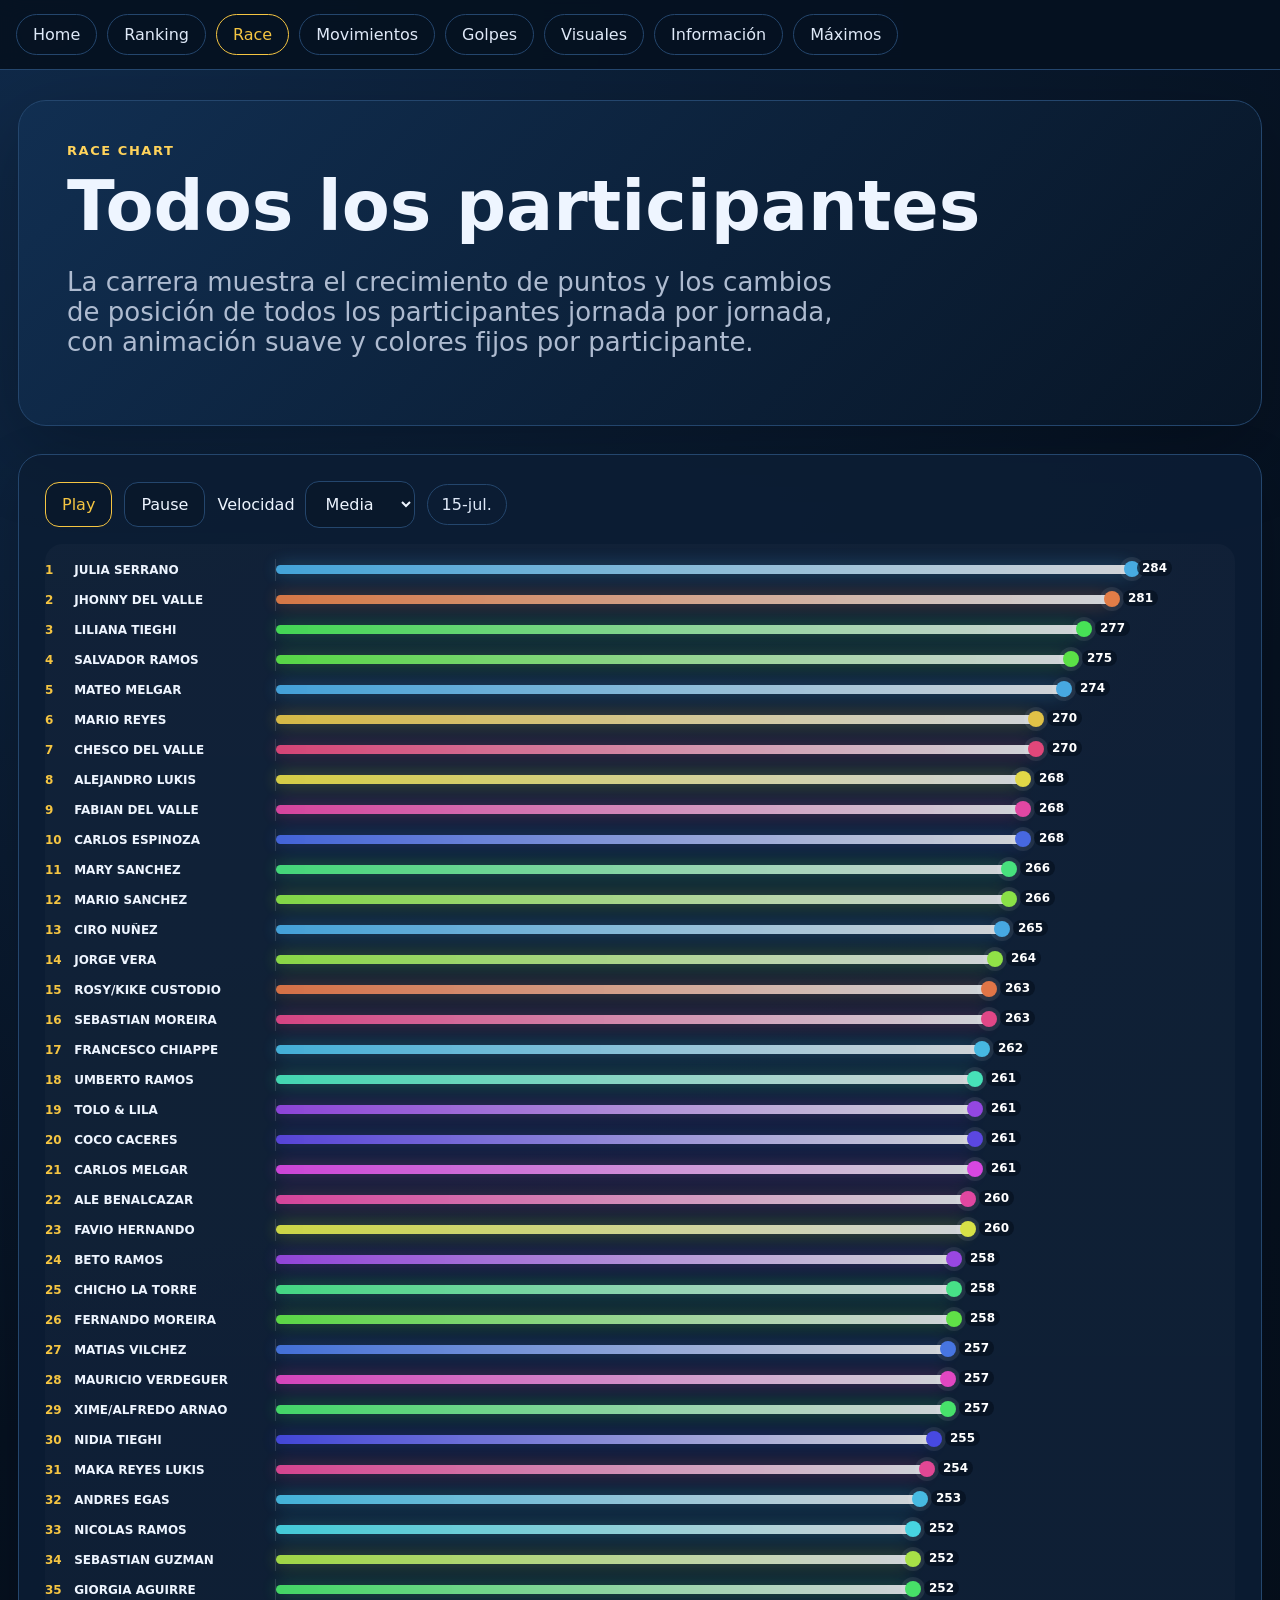
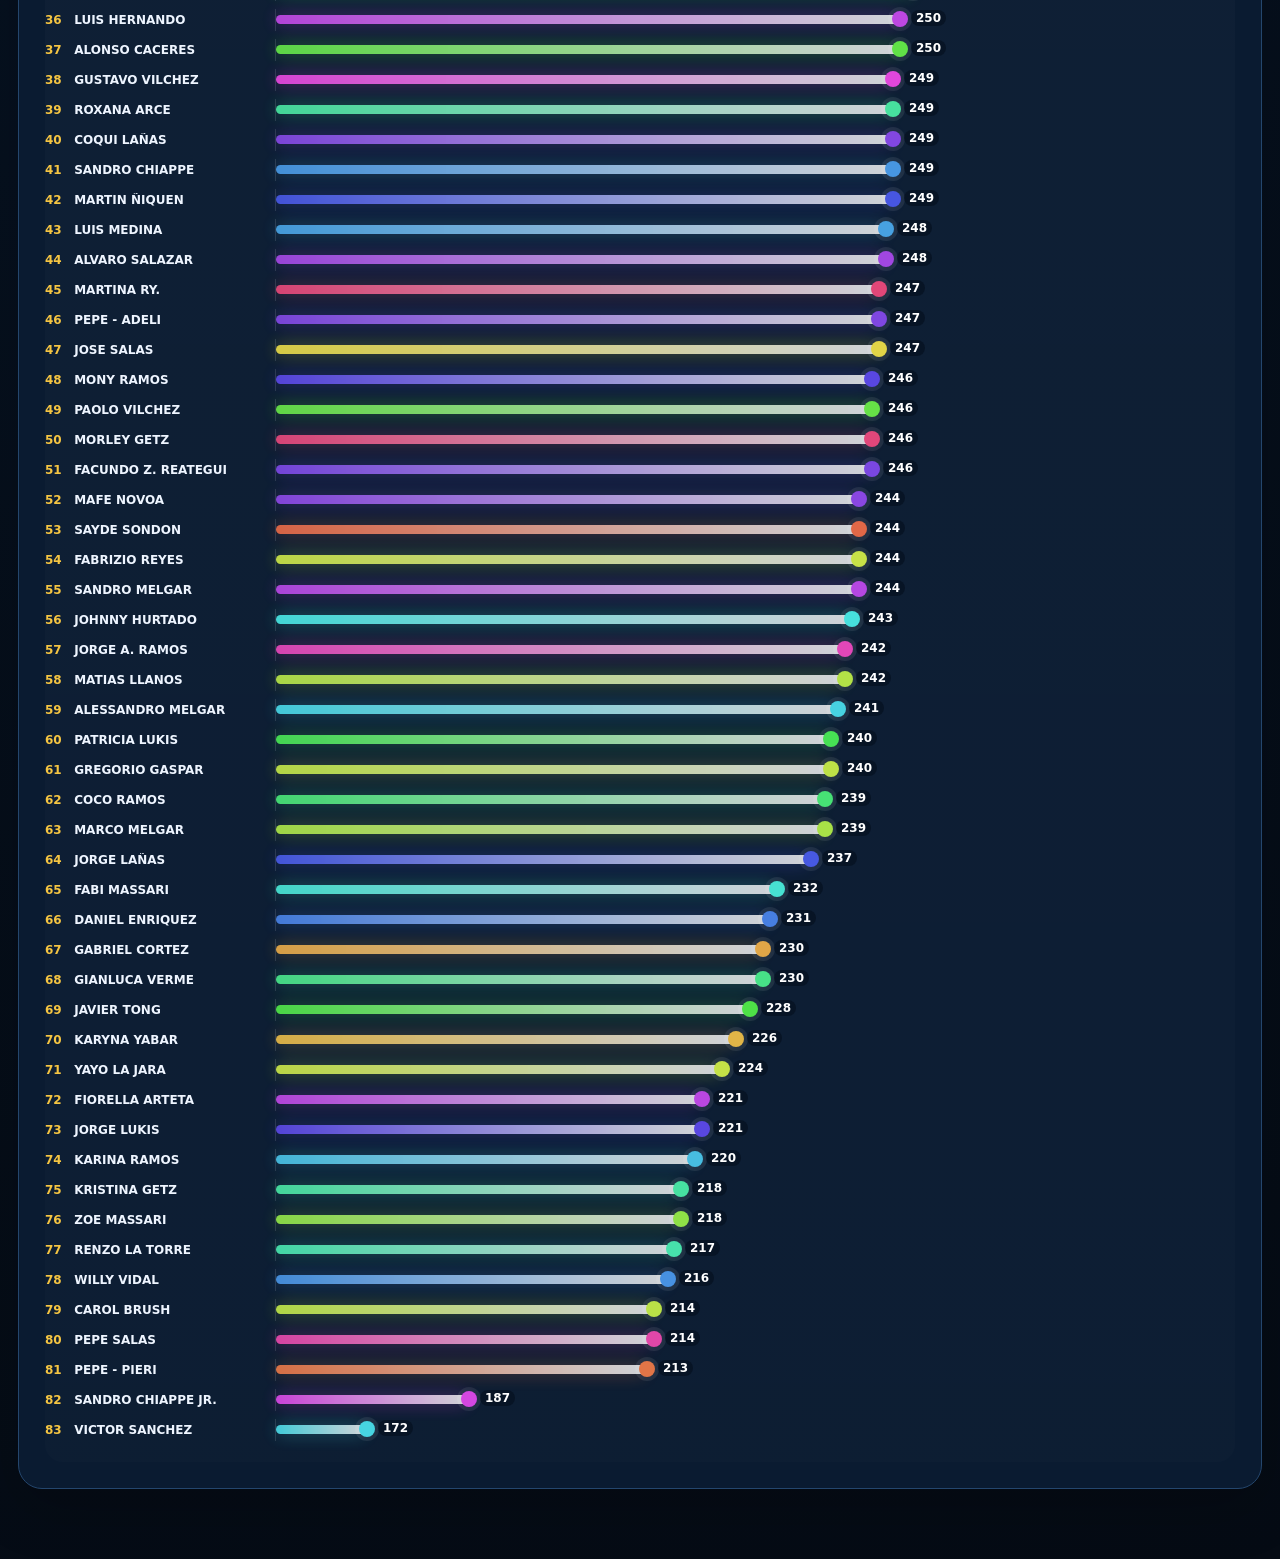
<file: race.html>
<!doctype html><html lang="es"><head><meta charset="utf-8"><meta name="viewport" content="width=device-width,initial-scale=1"><title>Polla Mundial 2026 | Race</title><link rel="stylesheet" href="assets/css/style.css"></head><body><script src="assets/js/data.js"></script><script src="assets/js/common.js"></script><main class="wrap"><section class="hero"><div class="eyebrow">Race chart</div><h1>Todos los participantes</h1><p>La carrera muestra el crecimiento de puntos y los cambios de posición de todos los participantes jornada por jornada, con animación suave y colores fijos por participante.</p></section><div class="card race-card"><div class="controls"><button class="primary" id="play">Play</button><button id="pause">Pause</button><label>Velocidad <select id="speed"><option value="2600">Lenta</option><option value="1900" selected>Media</option><option value="1200">Rápida</option></select></label><span class="pill" id="day"></span></div><div id="raceViz" class="race-viz"></div></div></main><script src="assets/js/race.js"></script></body></html>
</file>
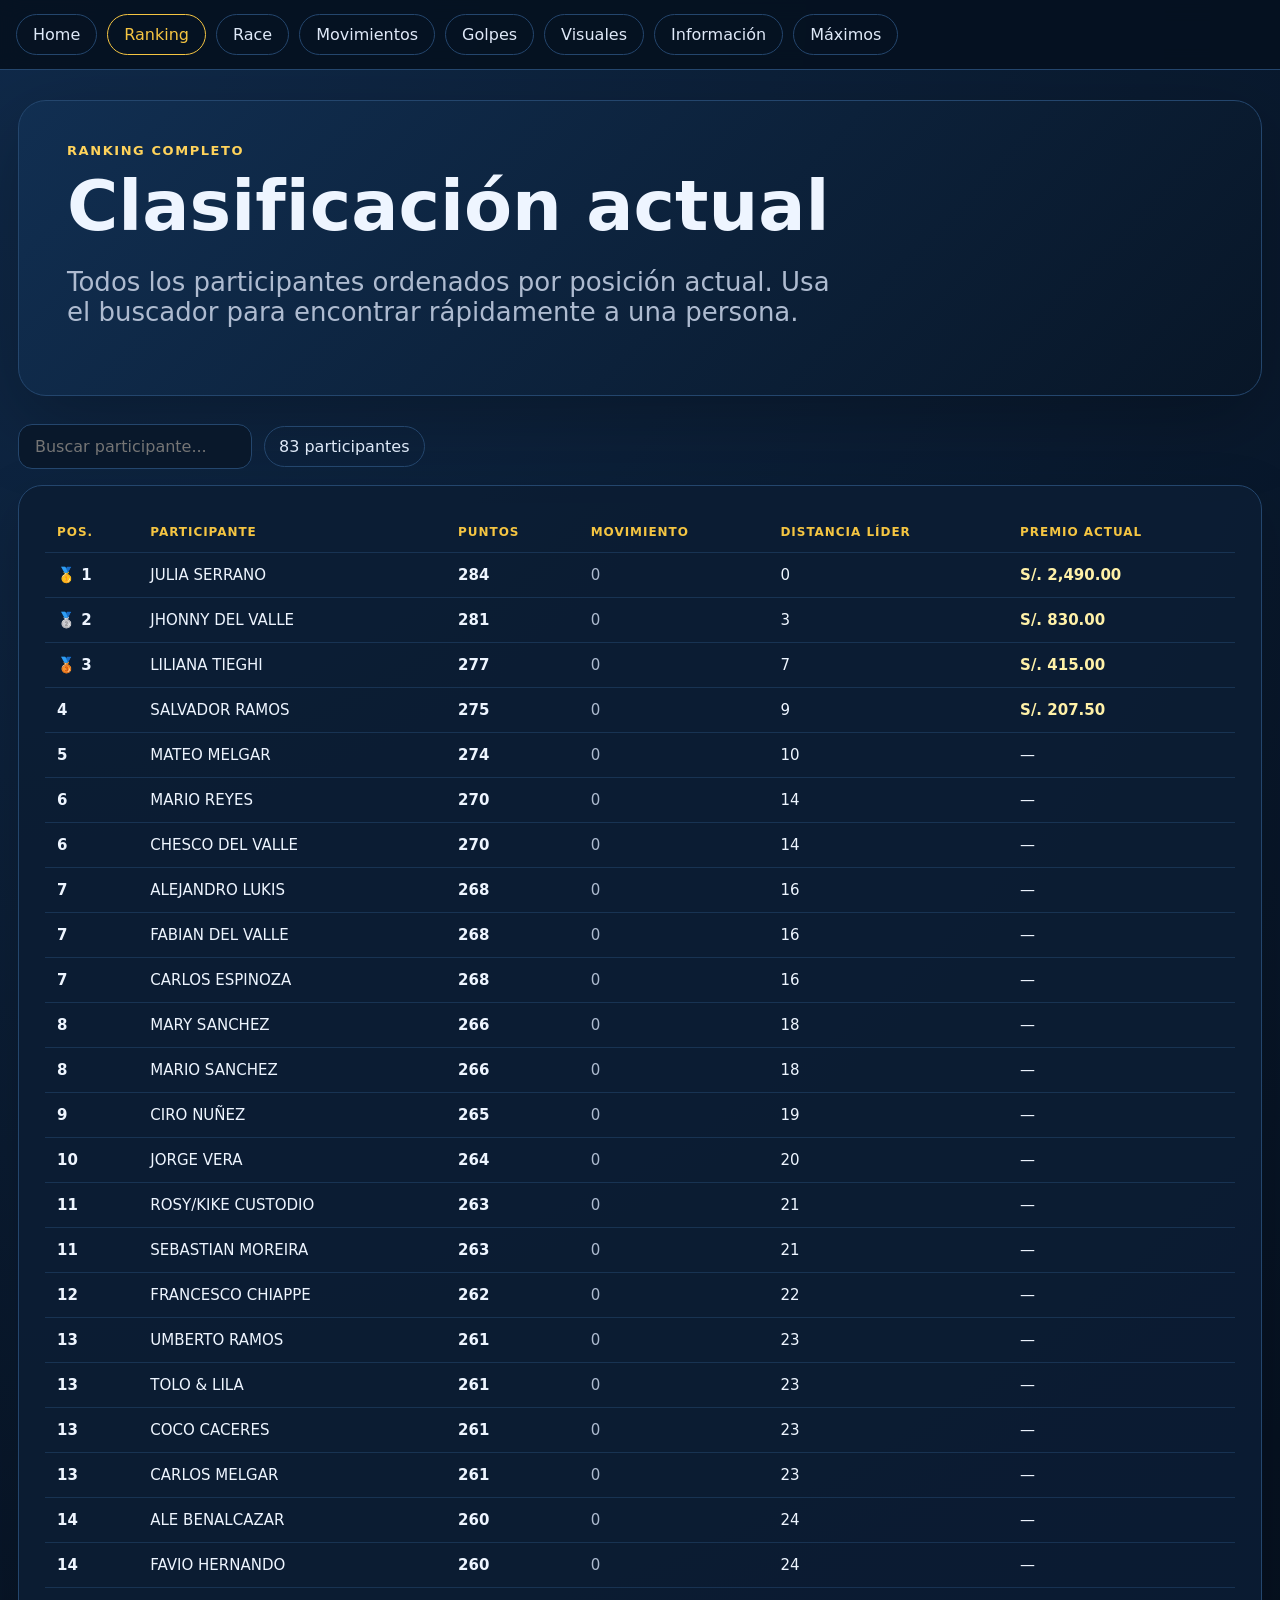
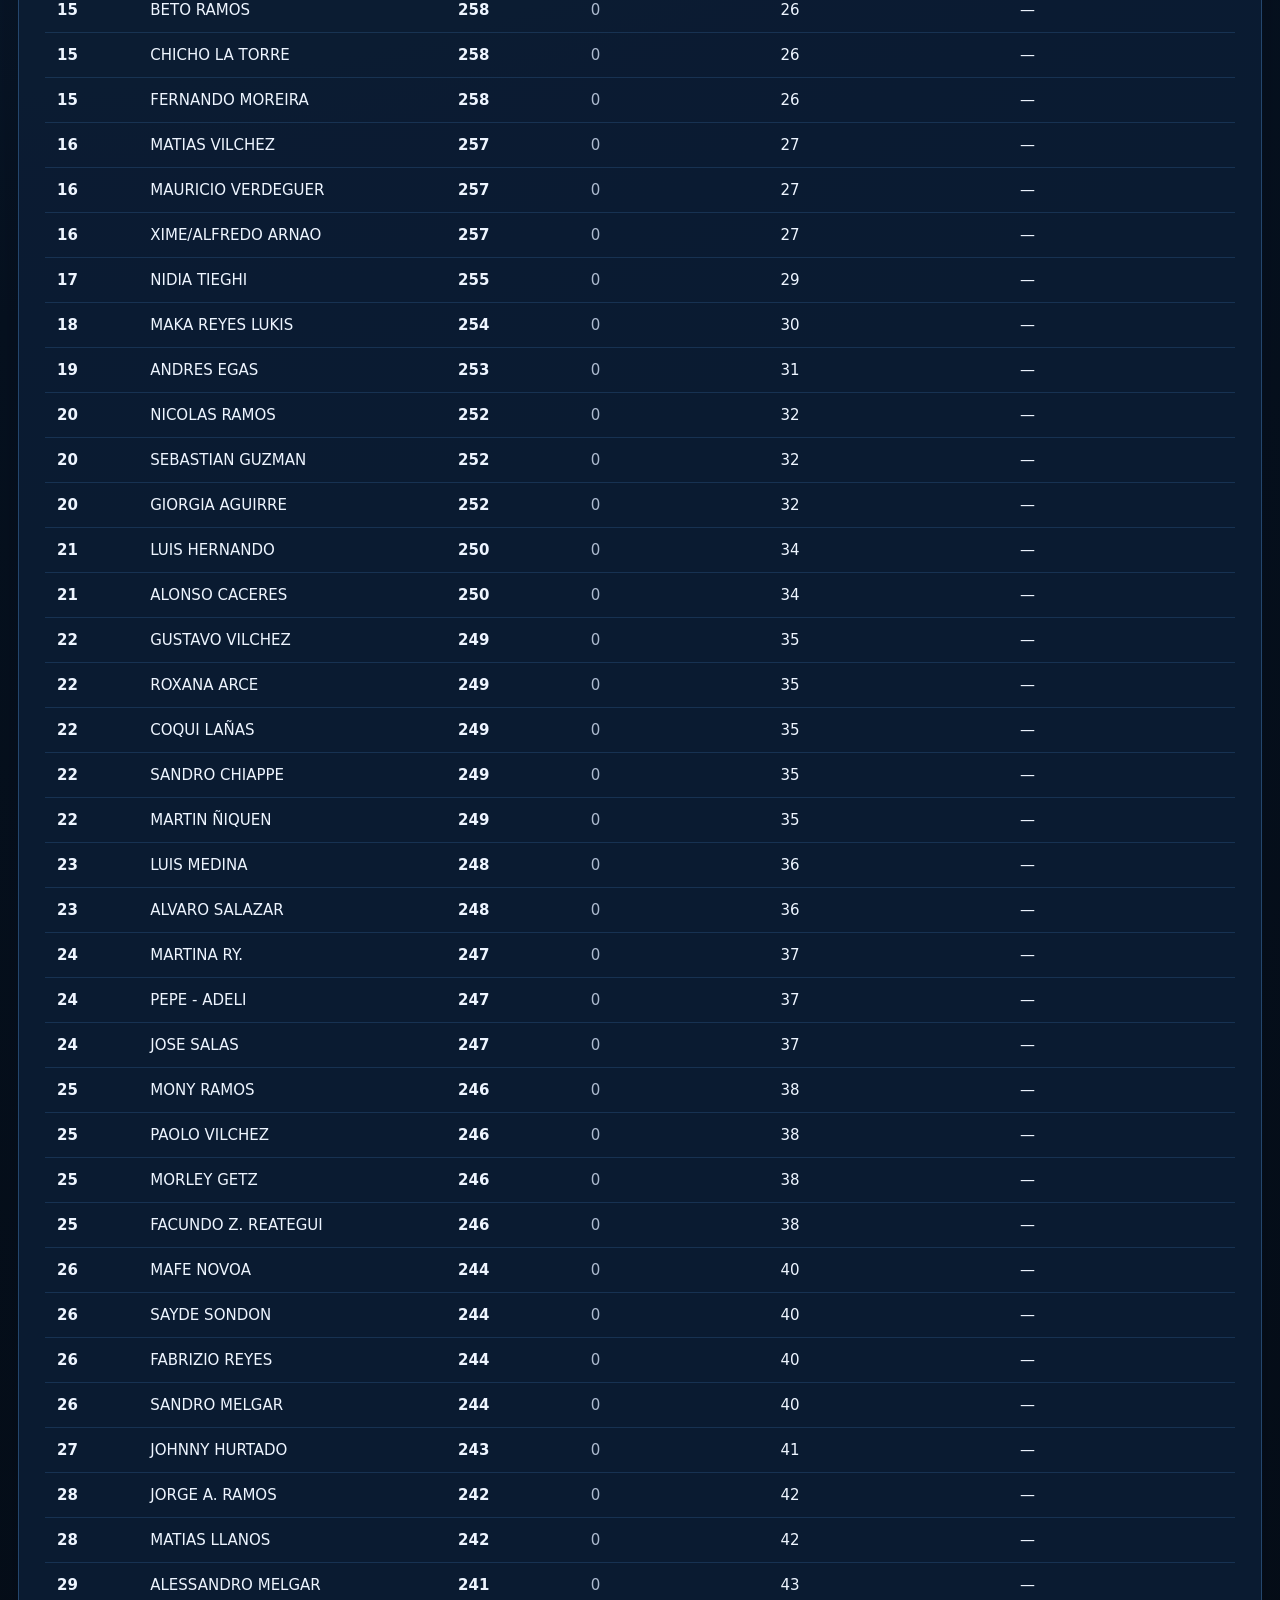
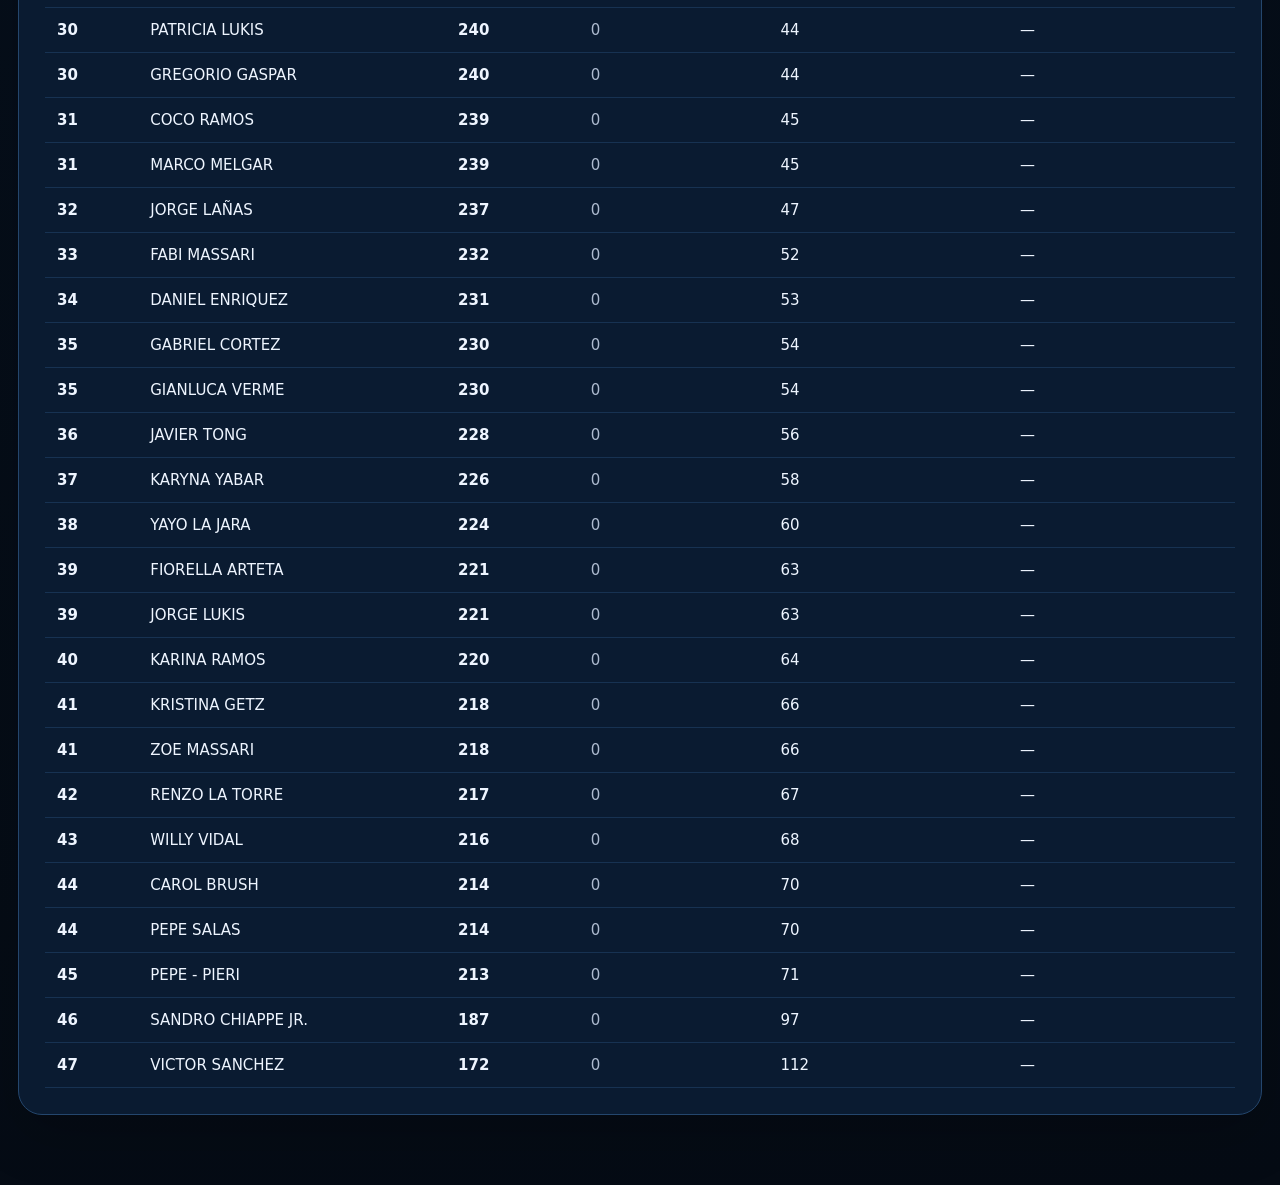
<file: ranking.html>
<!doctype html><html lang="es"><head><meta charset="utf-8"><meta name="viewport" content="width=device-width,initial-scale=1"><title>Polla Mundial 2026 | Ranking</title><link rel="stylesheet" href="assets/css/style.css"></head><body><script src="assets/js/data.js"></script><script src="assets/js/common.js"></script><main class="wrap"><section class="hero"><div class="eyebrow">Ranking completo</div><h1>Clasificación actual</h1><p>Todos los participantes ordenados por posición actual. Usa el buscador para encontrar rápidamente a una persona.</p></section><div class="controls"><input id="search" placeholder="Buscar participante..."><span class="pill" id="meta"></span></div><div class="card table-wrap desktop-table"><table class="table" id="rankTable"></table></div><div class="mobile-cards" id="rankCards"></div></main><script src="assets/js/ranking.js"></script></body></html>
</file>
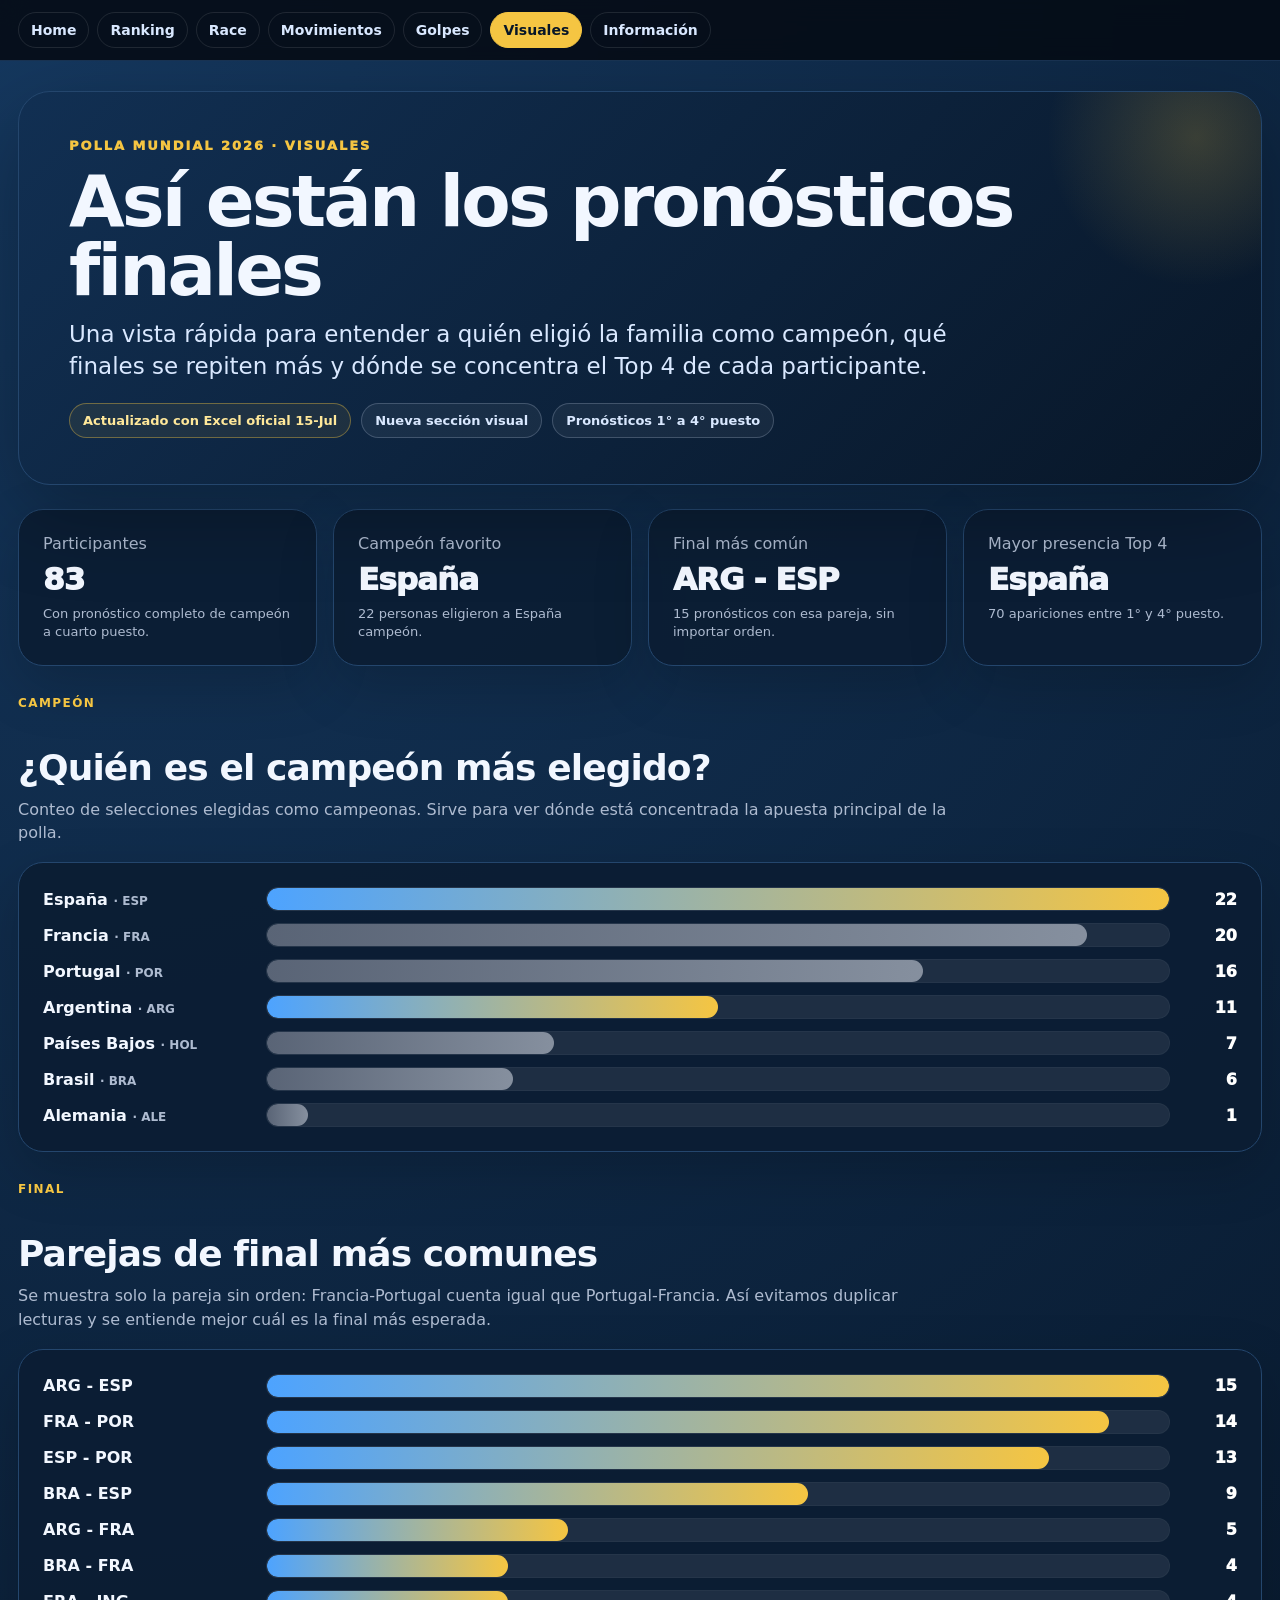
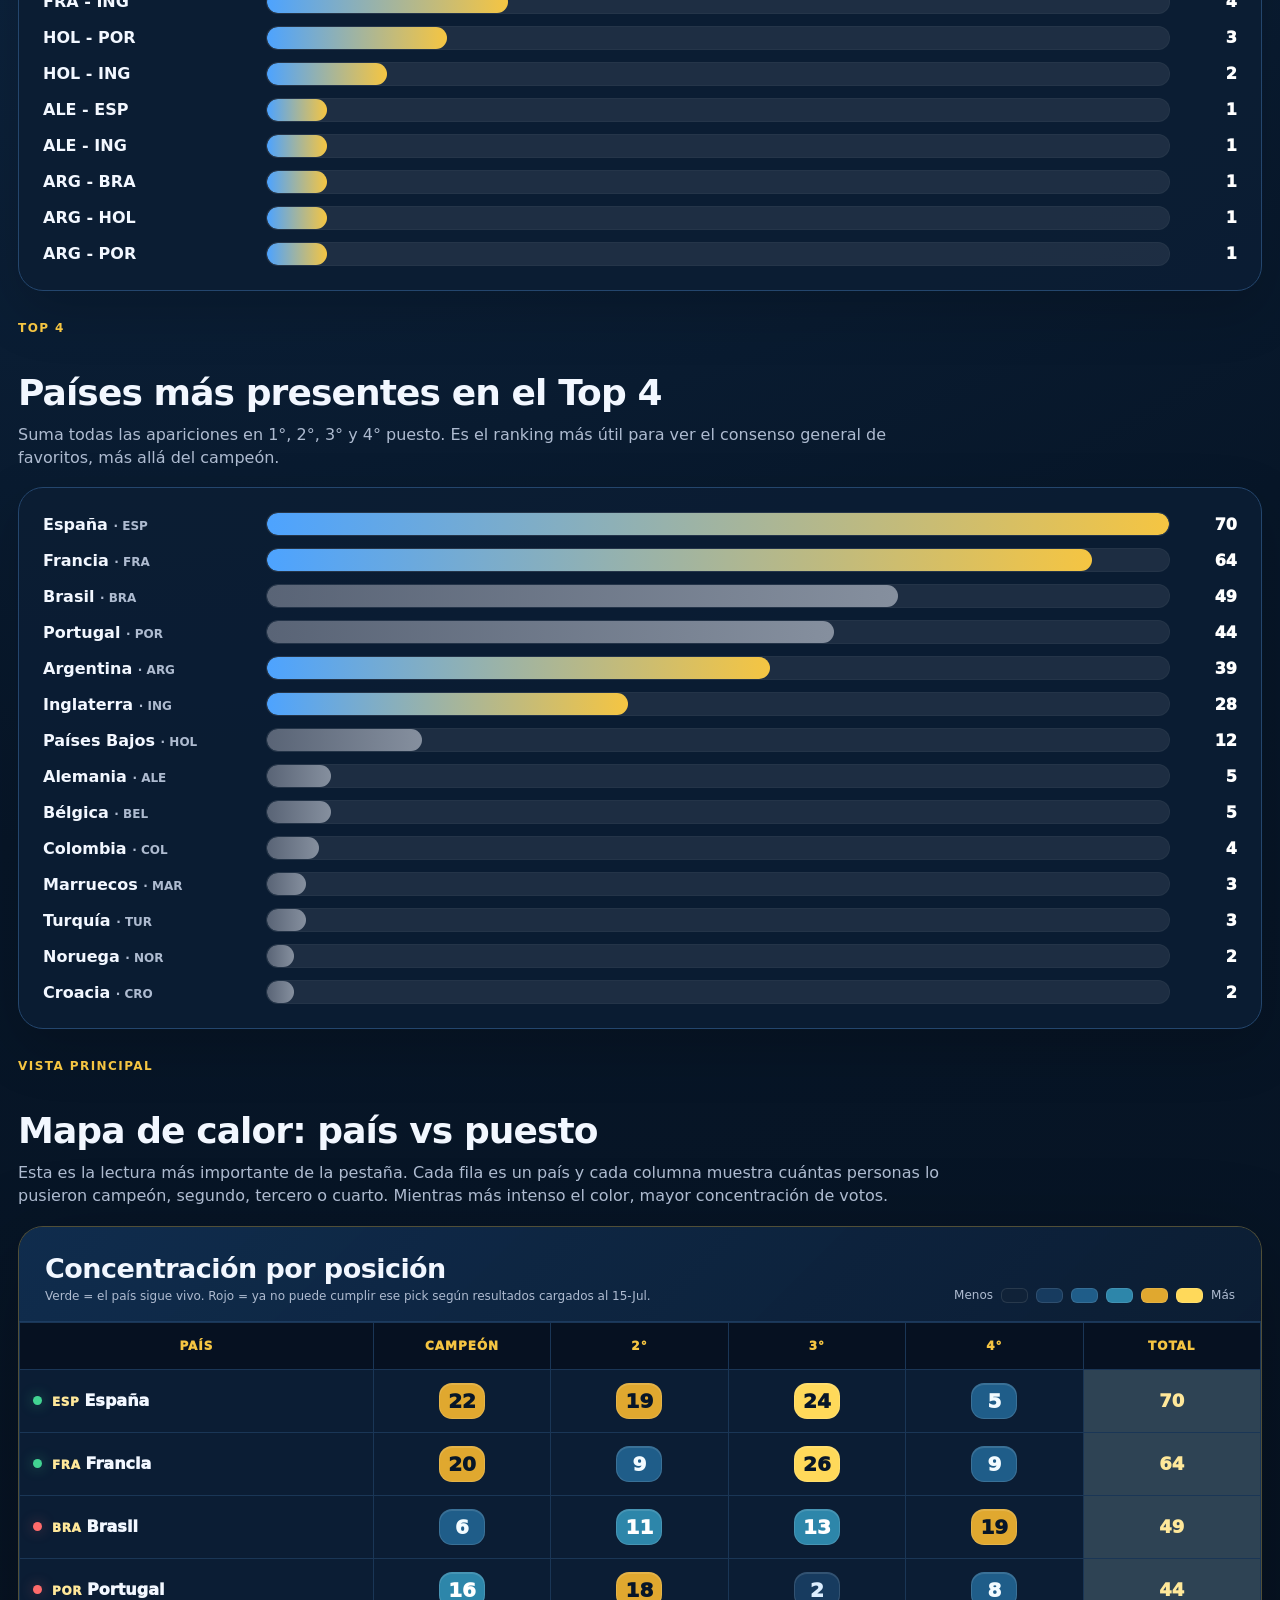
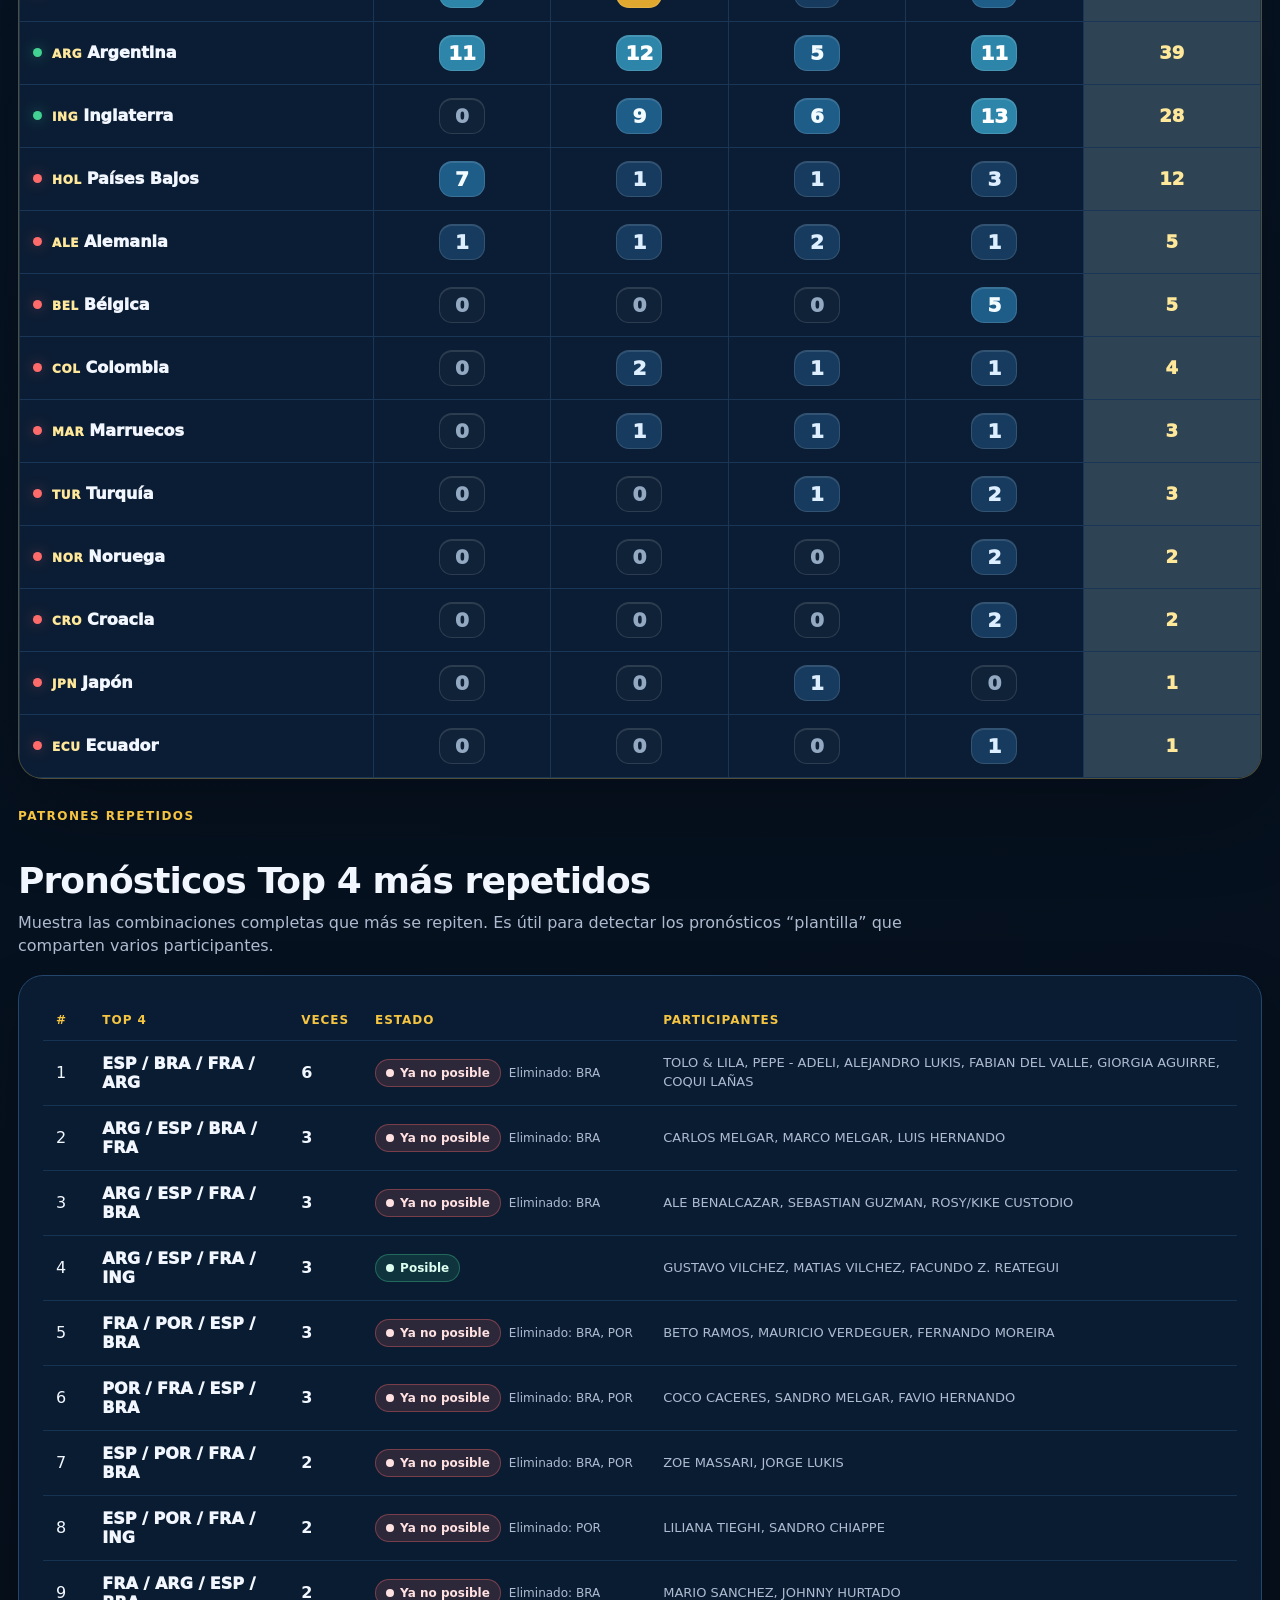
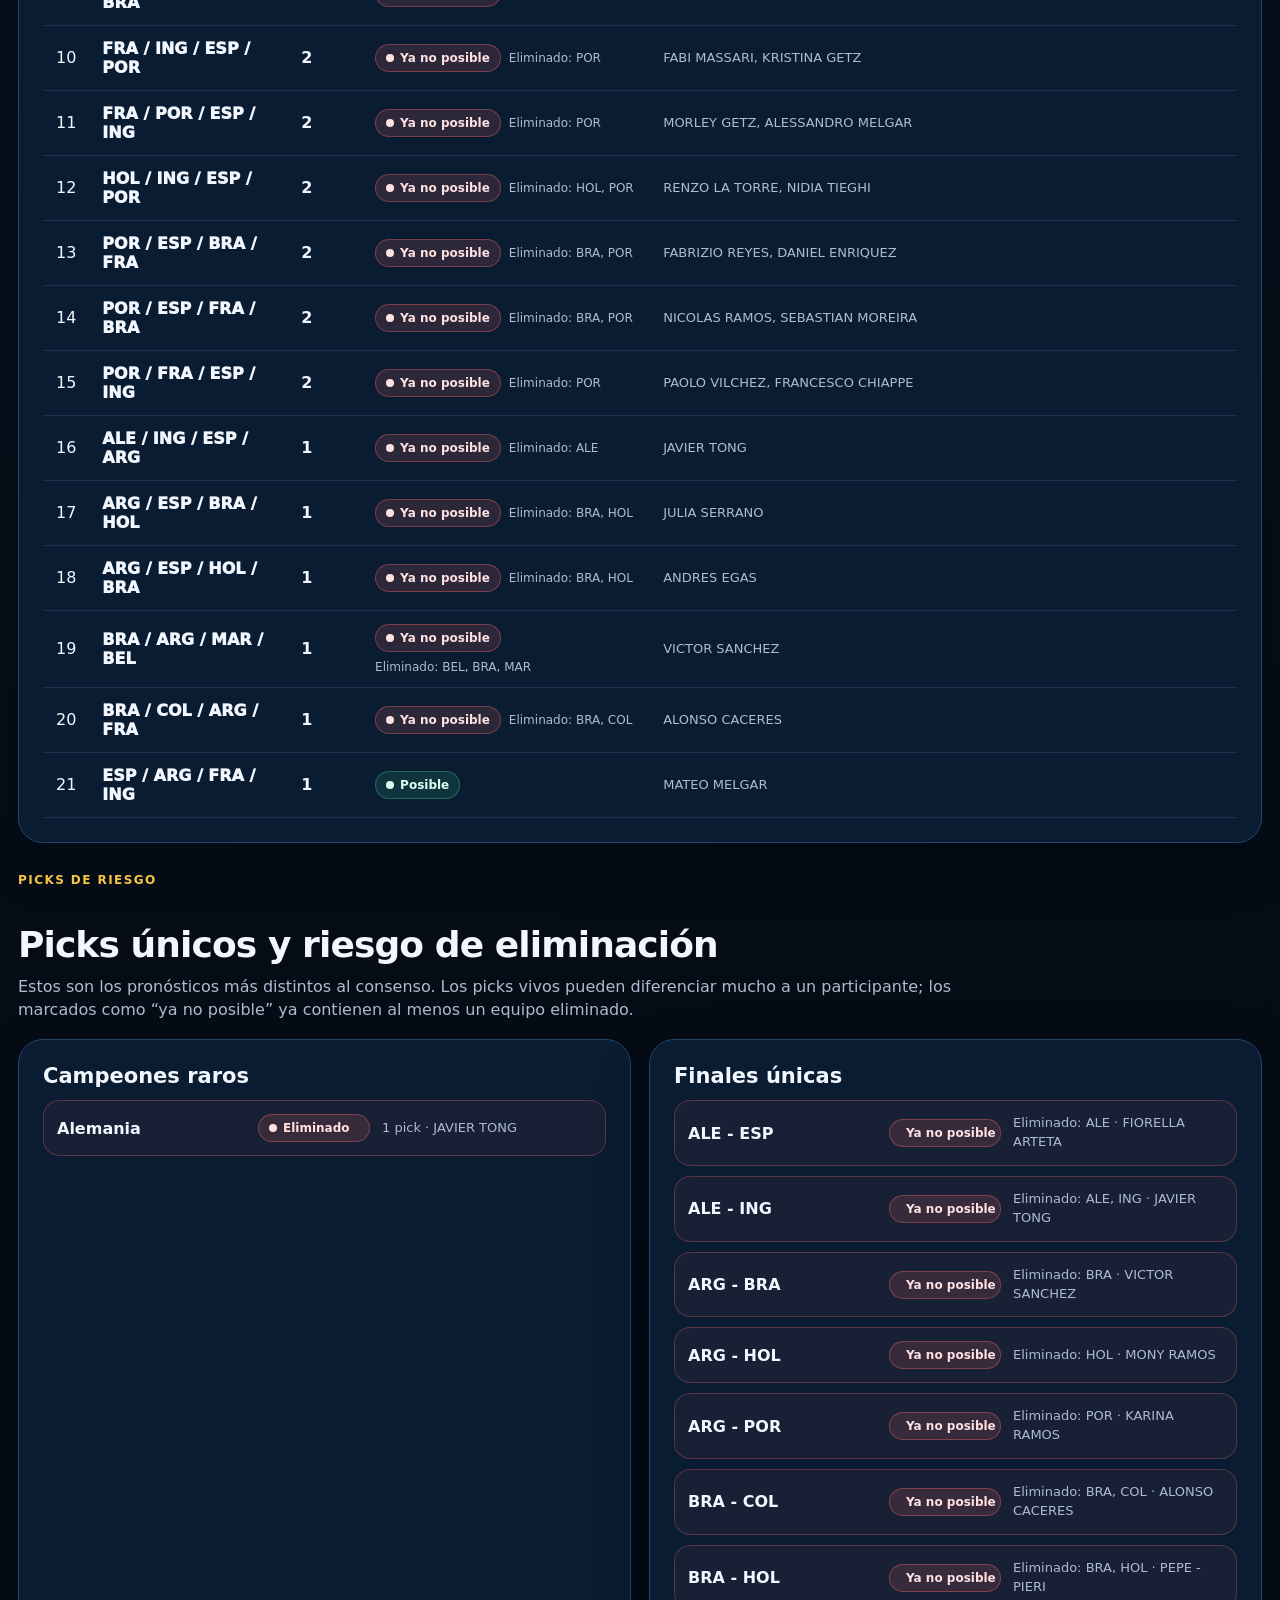
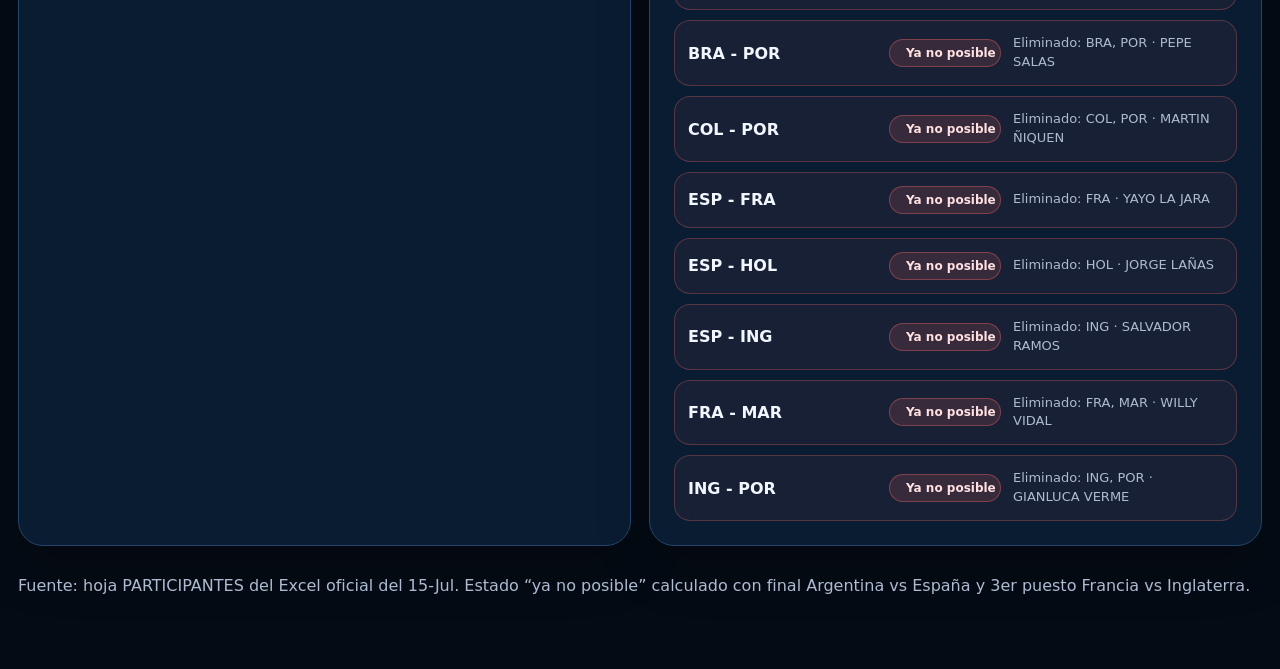
<file: visuales.html>
<!doctype html>
<html lang="es">
<head>
<meta charset="utf-8">
<meta name="viewport" content="width=device-width,initial-scale=1">
<title>Polla Mundial 2026 | Visuales de pronósticos</title>
<style>
:root{
  --bg:#050b14;--bg2:#071628;--panel:#0b1d33;--panel2:#0e2a4c;--line:#24466d;--line2:#365d8d;
  --text:#f2f7ff;--muted:#aebbd0;--soft:#d9e8ff;--gold:#f5c542;--gold2:#ffe89a;--green:#42d392;--red:#ff6b6b;--blue:#6ea8fe;--purple:#b58cff;
  --hm0:#102238;--hm1:#173b5f;--hm2:#1f5d89;--hm3:#2d86aa;--hm4:#e0a82f;--hm5:#ffd95a;
}
*{box-sizing:border-box}html{scroll-behavior:smooth}body{margin:0;font-family:Inter,system-ui,-apple-system,Segoe UI,Roboto,Arial,sans-serif;background:radial-gradient(circle at top left,#15385f 0,#071628 34%,#050b14 86%);color:var(--text)}
.site-nav{position:sticky;top:0;z-index:50;display:flex;gap:8px;flex-wrap:wrap;align-items:center;padding:12px 18px;background:rgba(5,11,20,.88);backdrop-filter:blur(14px);border-bottom:1px solid rgba(36,70,109,.65)}.site-nav a{color:#d9e8ff;text-decoration:none;border:1px solid rgba(255,255,255,.10);border-radius:999px;padding:9px 12px;font-weight:850;font-size:14px}.site-nav a.active,.site-nav a:hover{color:#071628;background:#f5c542;border-color:#f5c542}.wrap{max-width:1340px;margin:0 auto;padding:30px 18px 72px}.hero{position:relative;overflow:hidden;background:linear-gradient(135deg,rgba(17,47,82,.96),rgba(8,22,39,.96));border:1px solid var(--line);border-radius:32px;padding:46px 50px;margin-bottom:24px;box-shadow:0 28px 85px rgba(0,0,0,.28)}
.hero:after{content:"";position:absolute;right:-90px;top:-110px;width:310px;height:310px;border-radius:50%;background:radial-gradient(circle,rgba(245,197,66,.20),rgba(245,197,66,0) 68%);pointer-events:none}.eyebrow{color:var(--gold);font-weight:950;letter-spacing:.15em;text-transform:uppercase;font-size:13px}.hero h1{font-size:clamp(38px,6vw,72px);line-height:.96;margin:14px 0 14px;letter-spacing:-.04em}.hero p{font-size:clamp(17px,2vw,23px);color:var(--soft);max-width:930px;line-height:1.38;margin:0}.tagrow{display:flex;gap:10px;flex-wrap:wrap;margin-top:20px}.tag{display:inline-flex;align-items:center;gap:8px;border:1px solid rgba(245,197,66,.38);border-radius:999px;padding:9px 13px;color:var(--gold2);background:rgba(245,197,66,.07);font-weight:850;font-size:13px}.tag.neutral{border-color:rgba(174,187,208,.28);color:var(--soft);background:rgba(255,255,255,.05)}
.grid4{display:grid;grid-template-columns:repeat(4,minmax(0,1fr));gap:16px}.grid2{display:grid;grid-template-columns:repeat(2,minmax(0,1fr));gap:18px}.card{background:rgba(11,29,51,.94);border:1px solid var(--line);border-radius:25px;padding:24px;box-shadow:0 20px 55px rgba(0,0,0,.18);overflow:hidden}.kpi-title,.muted{color:var(--muted)}.kpi-value{font-size:31px;font-weight:950;line-height:1.05;margin:10px 0;letter-spacing:-.03em}.kpi-foot{font-size:13px;color:var(--muted);line-height:1.38}.section-title{font-size:clamp(27px,3vw,36px);margin:36px 0 10px;letter-spacing:-.025em}.section-sub{color:var(--muted);margin:0 0 18px;line-height:1.45;max-width:940px}.section-kicker{display:inline-block;color:var(--gold);font-weight:900;text-transform:uppercase;letter-spacing:.12em;font-size:12px;margin-top:30px}
.barlist{display:flex;flex-direction:column;gap:12px}.barrow{display:grid;grid-template-columns:minmax(150px,210px) 1fr 54px;gap:13px;align-items:center}.barlabel{white-space:nowrap;overflow:hidden;text-overflow:ellipsis;font-weight:850}.bartrack{height:24px;background:rgba(255,255,255,.08);border:1px solid rgba(255,255,255,.035);border-radius:999px;overflow:hidden;position:relative}.barfill{display:block;height:100%;border-radius:999px;background:linear-gradient(90deg,#4da3ff,#f5c542);min-width:3px}.barfill.dead{background:linear-gradient(90deg,#6d7687,#a8b0bd);opacity:.75}.barvalue{text-align:right;color:#fff;font-weight:950}.tiny{font-size:12px;color:var(--muted)}
.badge{display:inline-flex;align-items:center;gap:6px;border-radius:999px;padding:6px 10px;font-size:12px;font-weight:900;border:1px solid rgba(255,255,255,.12);white-space:nowrap}.badge.ok{color:#dcfff0;background:rgba(66,211,146,.13);border-color:rgba(66,211,146,.34)}.badge.dead{color:#ffe1e1;background:rgba(255,107,107,.14);border-color:rgba(255,107,107,.36)}.badge.neutral{color:var(--gold2);background:rgba(245,197,66,.11);border-color:rgba(245,197,66,.30)}.dot{width:8px;height:8px;border-radius:50%;background:currentColor;display:inline-block}
.table-wrap{overflow:auto}.table{width:100%;border-collapse:separate;border-spacing:0;min-width:760px}.table th,.table td{padding:13px;border-bottom:1px solid rgba(36,70,109,.55);text-align:left;vertical-align:middle}.table th{position:sticky;top:0;background:rgba(11,29,51,.99);z-index:2;color:var(--gold);font-size:12px;text-transform:uppercase;letter-spacing:.08em}.table tbody tr:hover td{background:rgba(255,255,255,.025)}.combo{font-weight:950}.people{font-size:13px;color:var(--muted);line-height:1.45}.footer{margin-top:28px;color:var(--muted);line-height:1.45}.callout{border:1px solid rgba(245,197,66,.32);background:rgba(245,197,66,.07);border-radius:20px;padding:16px;margin-top:18px;color:#ffefb6;line-height:1.45}
/* Principal heatmap */
.heat-card{padding:0;overflow:hidden;border-color:rgba(245,197,66,.30);box-shadow:0 26px 90px rgba(0,0,0,.28)}.heat-head{display:flex;align-items:flex-end;justify-content:space-between;gap:18px;padding:26px 26px 18px;border-bottom:1px solid rgba(36,70,109,.65);background:linear-gradient(135deg,rgba(17,47,82,.85),rgba(11,29,51,.95))}.heat-head h3{font-size:27px;margin:0 0 5px;letter-spacing:-.02em}.legend{display:flex;gap:8px;align-items:center;flex-wrap:wrap;color:var(--muted);font-size:12px}.leg{width:27px;height:15px;border-radius:6px;border:1px solid rgba(255,255,255,.10)}.leg.hm0{background:var(--hm0)}.leg.hm1{background:var(--hm1)}.leg.hm2{background:var(--hm2)}.leg.hm3{background:var(--hm3)}.leg.hm4{background:var(--hm4)}.leg.hm5{background:var(--hm5)}
.heat-grid{display:grid;grid-template-columns:minmax(190px,1.5fr) repeat(5,minmax(82px,.75fr));gap:1px;background:rgba(36,70,109,.62);padding:1px}.hcell{background:rgba(11,29,51,.98);min-height:58px;padding:13px;display:flex;align-items:center;justify-content:center;text-align:center}.hcell.head{min-height:46px;background:rgba(6,17,32,.98);color:var(--gold);font-size:12px;text-transform:uppercase;letter-spacing:.08em;font-weight:950}.hcell.team{justify-content:flex-start;text-align:left;font-weight:950;gap:10px;position:sticky;left:0;z-index:1}.hcell.total{font-size:18px;font-weight:950;color:var(--gold2);background:rgba(245,197,66,.09)}.hval{display:inline-flex;align-items:center;justify-content:center;min-width:46px;height:36px;border-radius:13px;font-size:20px;font-weight:950;border:1px solid rgba(255,255,255,.12);box-shadow:inset 0 1px 0 rgba(255,255,255,.12)}.heat0 .hval{background:var(--hm0);color:#93a9c2}.heat1 .hval{background:var(--hm1);color:#dceeff}.heat2 .hval{background:var(--hm2);color:#f2fbff}.heat3 .hval{background:var(--hm3);color:#ffffff}.heat4 .hval{background:var(--hm4);color:#071628}.heat5 .hval{background:var(--hm5);color:#071628}.status-dot{width:9px;height:9px;border-radius:999px;background:var(--green);display:inline-block;flex:0 0 auto;box-shadow:0 0 14px rgba(66,211,146,.45)}.status-dot.dead{background:var(--red);box-shadow:0 0 14px rgba(255,107,107,.38)}.team-code{color:var(--gold2);font-size:12px;font-weight:950;letter-spacing:.05em;margin-right:5px}.mobile-heat{display:none;padding:16px}.team-card{border:1px solid rgba(36,70,109,.75);background:rgba(255,255,255,.035);border-radius:18px;padding:14px;margin-bottom:10px}.team-row{display:flex;justify-content:space-between;gap:12px;align-items:center;margin-bottom:12px}.mini-bars{display:grid;grid-template-columns:repeat(4,1fr);gap:8px}.mini{border-radius:14px;padding:10px 8px;text-align:center;background:rgba(255,255,255,.055);border:1px solid rgba(255,255,255,.07)}.mini b{display:block;font-size:19px;margin-top:2px}.mini span{color:var(--muted);font-size:12px}.mini.heat4,.mini.heat5{color:#071628}.mini.heat0{background:var(--hm0);color:#93a9c2}.mini.heat1{background:var(--hm1)}.mini.heat2{background:var(--hm2)}.mini.heat3{background:var(--hm3)}.mini.heat4{background:var(--hm4)}.mini.heat5{background:var(--hm5)}
.rare-grid{display:grid;grid-template-columns:1fr;gap:10px}.rare-row{display:grid;grid-template-columns:minmax(150px,.9fr) 112px 1fr;gap:12px;align-items:center;border:1px solid rgba(36,70,109,.60);border-radius:16px;padding:13px;background:rgba(255,255,255,.035)}.rare-row.dead{background:rgba(255,107,107,.055);border-color:rgba(255,107,107,.28)}.small-title{margin:0 0 12px;font-size:21px}.combo-status{display:flex;gap:8px;align-items:center;flex-wrap:wrap}
@media(max-width:980px){.grid4,.grid2{grid-template-columns:1fr}.hero{padding:34px 24px}.wrap{padding:22px 14px 58px}.card{padding:20px}.barrow{grid-template-columns:125px 1fr 42px}.hero h1{font-size:40px}.hero p{font-size:17px}.heat-grid{display:none}.mobile-heat{display:block}.heat-head{align-items:flex-start;flex-direction:column}.rare-row{grid-template-columns:1fr}.table{font-size:14px;min-width:760px}}
@media(max-width:540px){.barrow{grid-template-columns:1fr 48px;gap:8px}.barlabel{grid-column:1/-1}.bartrack{height:21px}.kpi-value{font-size:28px}.mini-bars{grid-template-columns:repeat(2,1fr)}.section-title{font-size:26px}}
</style>
</head>
<body>
<nav class="site-nav"><a href="index.html">Home</a><a href="ranking.html">Ranking</a><a href="race.html">Race</a><a href="movements.html">Movimientos</a><a href="golpes.html">Golpes</a><a class="active" href="visuales.html">Visuales</a><a href="info.html">Información</a></nav>
<main class="wrap">
<section class="hero">
  <div class="eyebrow">Polla Mundial 2026 · Visuales</div>
  <h1>Así están los pronósticos finales</h1>
  <p>Una vista rápida para entender a quién eligió la familia como campeón, qué finales se repiten más y dónde se concentra el Top 4 de cada participante.</p>
  <div class="tagrow"><span class="tag">Actualizado con Excel oficial 15-Jul</span><span class="tag neutral">Nueva sección visual</span><span class="tag neutral">Pronósticos 1° a 4° puesto</span></div>
</section>
<section class="grid4" id="kpis"></section>
<div class="section-kicker">Campeón</div>
<h2 class="section-title">¿Quién es el campeón más elegido?</h2>
<p class="section-sub">Conteo de selecciones elegidas como campeonas. Sirve para ver dónde está concentrada la apuesta principal de la polla.</p>
<section class="card"><div id="champions" class="barlist"></div></section>
<div class="section-kicker">Final</div>
<h2 class="section-title">Parejas de final más comunes</h2>
<p class="section-sub">Se muestra solo la pareja sin orden: Francia-Portugal cuenta igual que Portugal-Francia. Así evitamos duplicar lecturas y se entiende mejor cuál es la final más esperada.</p>
<section class="card"><div id="finalPairs" class="barlist"></div></section>
<div class="section-kicker">Top 4</div>
<h2 class="section-title">Países más presentes en el Top 4</h2>
<p class="section-sub">Suma todas las apariciones en 1°, 2°, 3° y 4° puesto. Es el ranking más útil para ver el consenso general de favoritos, más allá del campeón.</p>
<section class="card"><div id="top4Total" class="barlist"></div></section>
<div class="section-kicker">Vista principal</div>
<h2 class="section-title">Mapa de calor: país vs puesto</h2>
<p class="section-sub">Esta es la lectura más importante de la pestaña. Cada fila es un país y cada columna muestra cuántas personas lo pusieron campeón, segundo, tercero o cuarto. Mientras más intenso el color, mayor concentración de votos.</p>
<section class="card heat-card">
  <div class="heat-head"><div><h3>Concentración por posición</h3><div class="tiny">Verde = el país sigue vivo. Rojo = ya no puede cumplir ese pick según resultados cargados al 15-Jul.</div></div><div class="legend"><span>Menos</span><i class="leg hm0"></i><i class="leg hm1"></i><i class="leg hm2"></i><i class="leg hm3"></i><i class="leg hm4"></i><i class="leg hm5"></i><span>Más</span></div></div>
  <div id="heatGrid" class="heat-grid"></div>
  <div id="mobileHeat" class="mobile-heat"></div>
</section>
<div class="section-kicker">Patrones repetidos</div>
<h2 class="section-title">Pronósticos Top 4 más repetidos</h2>
<p class="section-sub">Muestra las combinaciones completas que más se repiten. Es útil para detectar los pronósticos “plantilla” que comparten varios participantes.</p>
<section class="card table-wrap"><table class="table" id="combos"></table></section>
<div class="section-kicker">Picks de riesgo</div>
<h2 class="section-title">Picks únicos y riesgo de eliminación</h2>
<p class="section-sub">Estos son los pronósticos más distintos al consenso. Los picks vivos pueden diferenciar mucho a un participante; los marcados como “ya no posible” ya contienen al menos un equipo eliminado.</p>
<section class="grid2"><div class="card"><h3 class="small-title">Campeones raros</h3><div id="rareChamp" class="rare-grid"></div></div><div class="card"><h3 class="small-title">Finales únicas</h3><div id="rareFinal" class="rare-grid"></div></div></section>
<div class="footer">Fuente: hoja PARTICIPANTES del Excel oficial del 15-Jul. Estado “ya no posible” calculado con final Argentina vs España y 3er puesto Francia vs Inglaterra.</div>
</main>
<script id="data" type="application/json">{"participants":83,"champions":[{"team":"ESP","label":"ESP · España","alive":true,"status":"Vivo","nameOnly":"España","count":22},{"team":"FRA","label":"FRA · Francia","alive":false,"status":"Eliminado","nameOnly":"Francia","count":20},{"team":"POR","label":"POR · Portugal","alive":false,"status":"Eliminado","nameOnly":"Portugal","count":16},{"team":"ARG","label":"ARG · Argentina","alive":true,"status":"Vivo","nameOnly":"Argentina","count":11},{"team":"HOL","label":"HOL · Países Bajos","alive":false,"status":"Eliminado","nameOnly":"Países Bajos","count":7},{"team":"BRA","label":"BRA · Brasil","alive":false,"status":"Eliminado","nameOnly":"Brasil","count":6},{"team":"ALE","label":"ALE · Alemania","alive":false,"status":"Eliminado","nameOnly":"Alemania","count":1}],"finalPairs":[{"pair":"ARG - ESP","count":15,"possible":true,"status":"Posible","eliminatedTeams":[]},{"pair":"FRA - POR","count":14,"possible":false,"status":"Ya no posible","eliminatedTeams":["FRA","POR"]},{"pair":"ESP - POR","count":13,"possible":false,"status":"Ya no posible","eliminatedTeams":["POR"]},{"pair":"BRA - ESP","count":9,"possible":false,"status":"Ya no posible","eliminatedTeams":["BRA"]},{"pair":"ARG - FRA","count":5,"possible":false,"status":"Ya no posible","eliminatedTeams":["FRA"]},{"pair":"BRA - FRA","count":4,"possible":false,"status":"Ya no posible","eliminatedTeams":["BRA","FRA"]},{"pair":"FRA - ING","count":4,"possible":false,"status":"Ya no posible","eliminatedTeams":["FRA","ING"]},{"pair":"HOL - POR","count":3,"possible":false,"status":"Ya no posible","eliminatedTeams":["HOL","POR"]},{"pair":"HOL - ING","count":2,"possible":false,"status":"Ya no posible","eliminatedTeams":["HOL","ING"]},{"pair":"ALE - ESP","count":1,"possible":false,"status":"Ya no posible","eliminatedTeams":["ALE"]},{"pair":"ALE - ING","count":1,"possible":false,"status":"Ya no posible","eliminatedTeams":["ALE","ING"]},{"pair":"ARG - BRA","count":1,"possible":false,"status":"Ya no posible","eliminatedTeams":["BRA"]},{"pair":"ARG - HOL","count":1,"possible":false,"status":"Ya no posible","eliminatedTeams":["HOL"]},{"pair":"ARG - POR","count":1,"possible":false,"status":"Ya no posible","eliminatedTeams":["POR"]},{"pair":"BRA - COL","count":1,"possible":false,"status":"Ya no posible","eliminatedTeams":["BRA","COL"]},{"pair":"BRA - HOL","count":1,"possible":false,"status":"Ya no posible","eliminatedTeams":["BRA","HOL"]},{"pair":"BRA - POR","count":1,"possible":false,"status":"Ya no posible","eliminatedTeams":["BRA","POR"]},{"pair":"COL - POR","count":1,"possible":false,"status":"Ya no posible","eliminatedTeams":["COL","POR"]},{"pair":"ESP - FRA","count":1,"possible":false,"status":"Ya no posible","eliminatedTeams":["FRA"]},{"pair":"ESP - HOL","count":1,"possible":false,"status":"Ya no posible","eliminatedTeams":["HOL"]},{"pair":"ESP - ING","count":1,"possible":false,"status":"Ya no posible","eliminatedTeams":["ING"]},{"pair":"FRA - MAR","count":1,"possible":false,"status":"Ya no posible","eliminatedTeams":["FRA","MAR"]},{"pair":"ING - POR","count":1,"possible":false,"status":"Ya no posible","eliminatedTeams":["ING","POR"]}],"top4Total":[{"team":"ESP","label":"ESP · España","alive":true,"status":"Vivo","nameOnly":"España","count":70},{"team":"FRA","label":"FRA · Francia","alive":true,"status":"Vivo","nameOnly":"Francia","count":64},{"team":"BRA","label":"BRA · Brasil","alive":false,"status":"Eliminado","nameOnly":"Brasil","count":49},{"team":"POR","label":"POR · Portugal","alive":false,"status":"Eliminado","nameOnly":"Portugal","count":44},{"team":"ARG","label":"ARG · Argentina","alive":true,"status":"Vivo","nameOnly":"Argentina","count":39},{"team":"ING","label":"ING · Inglaterra","alive":true,"status":"Vivo","nameOnly":"Inglaterra","count":28},{"team":"HOL","label":"HOL · Países Bajos","alive":false,"status":"Eliminado","nameOnly":"Países Bajos","count":12},{"team":"ALE","label":"ALE · Alemania","alive":false,"status":"Eliminado","nameOnly":"Alemania","count":5},{"team":"BEL","label":"BEL · Bélgica","alive":false,"status":"Eliminado","nameOnly":"Bélgica","count":5},{"team":"COL","label":"COL · Colombia","alive":false,"status":"Eliminado","nameOnly":"Colombia","count":4},{"team":"MAR","label":"MAR · Marruecos","alive":false,"status":"Eliminado","nameOnly":"Marruecos","count":3},{"team":"TUR","label":"TUR · Turquía","alive":false,"status":"Eliminado","nameOnly":"Turquía","count":3},{"team":"NOR","label":"NOR · Noruega","alive":false,"status":"Eliminado","nameOnly":"Noruega","count":2},{"team":"CRO","label":"CRO · Croacia","alive":false,"status":"Eliminado","nameOnly":"Croacia","count":2},{"team":"JPN","label":"JPN · Japón","alive":false,"status":"Eliminado","nameOnly":"Japón","count":1},{"team":"ECU","label":"ECU · Ecuador","alive":false,"status":"Eliminado","nameOnly":"Ecuador","count":1}],"heatmap":[{"team":"ESP","label":"ESP · España","alive":true,"status":"Vivo","nameOnly":"España","champion":22,"second":19,"third":24,"fourth":5,"total":70},{"team":"FRA","label":"FRA · Francia","alive":true,"status":"Vivo","nameOnly":"Francia","champion":20,"second":9,"third":26,"fourth":9,"total":64},{"team":"BRA","label":"BRA · Brasil","alive":false,"status":"Eliminado","nameOnly":"Brasil","champion":6,"second":11,"third":13,"fourth":19,"total":49},{"team":"POR","label":"POR · Portugal","alive":false,"status":"Eliminado","nameOnly":"Portugal","champion":16,"second":18,"third":2,"fourth":8,"total":44},{"team":"ARG","label":"ARG · Argentina","alive":true,"status":"Vivo","nameOnly":"Argentina","champion":11,"second":12,"third":5,"fourth":11,"total":39},{"team":"ING","label":"ING · Inglaterra","alive":true,"status":"Vivo","nameOnly":"Inglaterra","champion":0,"second":9,"third":6,"fourth":13,"total":28},{"team":"HOL","label":"HOL · Países Bajos","alive":false,"status":"Eliminado","nameOnly":"Países Bajos","champion":7,"second":1,"third":1,"fourth":3,"total":12},{"team":"ALE","label":"ALE · Alemania","alive":false,"status":"Eliminado","nameOnly":"Alemania","champion":1,"second":1,"third":2,"fourth":1,"total":5},{"team":"BEL","label":"BEL · Bélgica","alive":false,"status":"Eliminado","nameOnly":"Bélgica","champion":0,"second":0,"third":0,"fourth":5,"total":5},{"team":"COL","label":"COL · Colombia","alive":false,"status":"Eliminado","nameOnly":"Colombia","champion":0,"second":2,"third":1,"fourth":1,"total":4},{"team":"MAR","label":"MAR · Marruecos","alive":false,"status":"Eliminado","nameOnly":"Marruecos","champion":0,"second":1,"third":1,"fourth":1,"total":3},{"team":"TUR","label":"TUR · Turquía","alive":false,"status":"Eliminado","nameOnly":"Turquía","champion":0,"second":0,"third":1,"fourth":2,"total":3},{"team":"NOR","label":"NOR · Noruega","alive":false,"status":"Eliminado","nameOnly":"Noruega","champion":0,"second":0,"third":0,"fourth":2,"total":2},{"team":"CRO","label":"CRO · Croacia","alive":false,"status":"Eliminado","nameOnly":"Croacia","champion":0,"second":0,"third":0,"fourth":2,"total":2},{"team":"JPN","label":"JPN · Japón","alive":false,"status":"Eliminado","nameOnly":"Japón","champion":0,"second":0,"third":1,"fourth":0,"total":1},{"team":"ECU","label":"ECU · Ecuador","alive":false,"status":"Eliminado","nameOnly":"Ecuador","champion":0,"second":0,"third":0,"fourth":1,"total":1}],"top4Combos":[{"combo":"ESP / BRA / FRA / ARG","count":6,"people":["TOLO & LILA","PEPE - ADELI","ALEJANDRO LUKIS","FABIAN DEL VALLE","GIORGIA AGUIRRE","COQUI LAÑAS"],"possible":false,"status":"Ya no posible","eliminatedTeams":["BRA"]},{"combo":"ARG / ESP / BRA / FRA","count":3,"people":["CARLOS MELGAR","MARCO MELGAR","LUIS HERNANDO"],"possible":false,"status":"Ya no posible","eliminatedTeams":["BRA"]},{"combo":"ARG / ESP / FRA / BRA","count":3,"people":["ALE BENALCAZAR","SEBASTIAN GUZMAN","ROSY/KIKE CUSTODIO"],"possible":false,"status":"Ya no posible","eliminatedTeams":["BRA"]},{"combo":"ARG / ESP / FRA / ING","count":3,"people":["GUSTAVO VILCHEZ","MATIAS VILCHEZ","FACUNDO Z. REATEGUI"],"possible":true,"status":"Posible","eliminatedTeams":[]},{"combo":"FRA / POR / ESP / BRA","count":3,"people":["BETO RAMOS","MAURICIO VERDEGUER","FERNANDO MOREIRA"],"possible":false,"status":"Ya no posible","eliminatedTeams":["BRA","POR"]},{"combo":"POR / FRA / ESP / BRA","count":3,"people":["COCO CACERES","SANDRO MELGAR","FAVIO HERNANDO"],"possible":false,"status":"Ya no posible","eliminatedTeams":["BRA","POR"]},{"combo":"ESP / POR / FRA / BRA","count":2,"people":["ZOE MASSARI","JORGE LUKIS"],"possible":false,"status":"Ya no posible","eliminatedTeams":["BRA","POR"]},{"combo":"ESP / POR / FRA / ING","count":2,"people":["LILIANA TIEGHI","SANDRO CHIAPPE"],"possible":false,"status":"Ya no posible","eliminatedTeams":["POR"]},{"combo":"FRA / ARG / ESP / BRA","count":2,"people":["MARIO SANCHEZ","JOHNNY HURTADO"],"possible":false,"status":"Ya no posible","eliminatedTeams":["BRA"]},{"combo":"FRA / ING / ESP / POR","count":2,"people":["FABI MASSARI","KRISTINA GETZ"],"possible":false,"status":"Ya no posible","eliminatedTeams":["POR"]},{"combo":"FRA / POR / ESP / ING","count":2,"people":["MORLEY GETZ","ALESSANDRO MELGAR"],"possible":false,"status":"Ya no posible","eliminatedTeams":["POR"]},{"combo":"HOL / ING / ESP / POR","count":2,"people":["RENZO LA TORRE","NIDIA TIEGHI"],"possible":false,"status":"Ya no posible","eliminatedTeams":["HOL","POR"]},{"combo":"POR / ESP / BRA / FRA","count":2,"people":["FABRIZIO REYES","DANIEL ENRIQUEZ"],"possible":false,"status":"Ya no posible","eliminatedTeams":["BRA","POR"]},{"combo":"POR / ESP / FRA / BRA","count":2,"people":["NICOLAS RAMOS","SEBASTIAN MOREIRA"],"possible":false,"status":"Ya no posible","eliminatedTeams":["BRA","POR"]},{"combo":"POR / FRA / ESP / ING","count":2,"people":["PAOLO VILCHEZ","FRANCESCO CHIAPPE"],"possible":false,"status":"Ya no posible","eliminatedTeams":["POR"]},{"combo":"ALE / ING / ESP / ARG","count":1,"people":["JAVIER TONG"],"possible":false,"status":"Ya no posible","eliminatedTeams":["ALE"]},{"combo":"ARG / ESP / BRA / HOL","count":1,"people":["JULIA SERRANO"],"possible":false,"status":"Ya no posible","eliminatedTeams":["BRA","HOL"]},{"combo":"ARG / ESP / HOL / BRA","count":1,"people":["ANDRES EGAS"],"possible":false,"status":"Ya no posible","eliminatedTeams":["BRA","HOL"]},{"combo":"BRA / ARG / MAR / BEL","count":1,"people":["VICTOR SANCHEZ"],"possible":false,"status":"Ya no posible","eliminatedTeams":["BEL","BRA","MAR"]},{"combo":"BRA / COL / ARG / FRA","count":1,"people":["ALONSO CACERES"],"possible":false,"status":"Ya no posible","eliminatedTeams":["BRA","COL"]},{"combo":"ESP / ARG / FRA / ING","count":1,"people":["MATEO MELGAR"],"possible":true,"status":"Posible","eliminatedTeams":[]}],"rareChamp":[{"team":"ALE","label":"ALE · Alemania","alive":false,"status":"Eliminado","nameOnly":"Alemania","count":1,"people":["JAVIER TONG"]}],"rareFinal":[{"pair":"ALE - ESP","count":1,"people":["FIORELLA ARTETA"],"possible":false,"status":"Ya no posible","eliminatedTeams":["ALE"]},{"pair":"ALE - ING","count":1,"people":["JAVIER TONG"],"possible":false,"status":"Ya no posible","eliminatedTeams":["ALE","ING"]},{"pair":"ARG - BRA","count":1,"people":["VICTOR SANCHEZ"],"possible":false,"status":"Ya no posible","eliminatedTeams":["BRA"]},{"pair":"ARG - HOL","count":1,"people":["MONY RAMOS"],"possible":false,"status":"Ya no posible","eliminatedTeams":["HOL"]},{"pair":"ARG - POR","count":1,"people":["KARINA RAMOS"],"possible":false,"status":"Ya no posible","eliminatedTeams":["POR"]},{"pair":"BRA - COL","count":1,"people":["ALONSO CACERES"],"possible":false,"status":"Ya no posible","eliminatedTeams":["BRA","COL"]},{"pair":"BRA - HOL","count":1,"people":["PEPE - PIERI"],"possible":false,"status":"Ya no posible","eliminatedTeams":["BRA","HOL"]},{"pair":"BRA - POR","count":1,"people":["PEPE SALAS"],"possible":false,"status":"Ya no posible","eliminatedTeams":["BRA","POR"]},{"pair":"COL - POR","count":1,"people":["MARTIN ÑIQUEN"],"possible":false,"status":"Ya no posible","eliminatedTeams":["COL","POR"]},{"pair":"ESP - FRA","count":1,"people":["YAYO LA JARA"],"possible":false,"status":"Ya no posible","eliminatedTeams":["FRA"]},{"pair":"ESP - HOL","count":1,"people":["JORGE LAÑAS"],"possible":false,"status":"Ya no posible","eliminatedTeams":["HOL"]},{"pair":"ESP - ING","count":1,"people":["SALVADOR RAMOS"],"possible":false,"status":"Ya no posible","eliminatedTeams":["ING"]},{"pair":"FRA - MAR","count":1,"people":["WILLY VIDAL"],"possible":false,"status":"Ya no posible","eliminatedTeams":["FRA","MAR"]},{"pair":"ING - POR","count":1,"people":["GIANLUCA VERME"],"possible":false,"status":"Ya no posible","eliminatedTeams":["ING","POR"]}],"participantRows":[{"n":1,"name":"LILIANA TIEGHI","points":277,"champion":"ESP","second":"POR","third":"FRA","fourth":"ING"},{"n":2,"name":"COCO RAMOS","points":239,"champion":"FRA","second":"BRA","third":"POR","fourth":"ESP"},{"n":3,"name":"KARYNA YABAR","points":226,"champion":"FRA","second":"POR","third":"TUR","fourth":"MAR"},{"n":4,"name":"KARINA RAMOS","points":220,"champion":"POR","second":"ARG","third":"ING","fourth":"BRA"},{"n":5,"name":"GABRIEL CORTEZ","points":230,"champion":"FRA","second":"ING","third":"ESP","fourth":"ARG"},{"n":6,"name":"JORGE A. RAMOS","points":242,"champion":"POR","second":"ESP","third":"FRA","fourth":"NOR"},{"n":7,"name":"MAFE NOVOA","points":244,"champion":"BRA","second":"ESP","third":"ARG","fourth":"FRA"},{"n":8,"name":"SALVADOR RAMOS","points":275,"champion":"ESP","second":"ING","third":"ALE","fourth":"ARG"},{"n":9,"name":"SAYDE SONDON","points":244,"champion":"BRA","second":"FRA","third":"ARG","fourth":"BEL"},{"n":10,"name":"MARTINA RY.","points":247,"champion":"HOL","second":"POR","third":"BRA","fourth":"ESP"},{"n":11,"name":"BETO RAMOS","points":258,"champion":"FRA","second":"POR","third":"ESP","fourth":"BRA"},{"n":12,"name":"PATRICIA LUKIS","points":240,"champion":"FRA","second":"ARG","third":"BRA","fourth":"BEL"},{"n":13,"name":"UMBERTO RAMOS","points":261,"champion":"ESP","second":"POR","third":"FRA","fourth":"CRO"},{"n":14,"name":"NICOLAS RAMOS","points":252,"champion":"POR","second":"ESP","third":"FRA","fourth":"BRA"},{"n":15,"name":"TOLO & LILA","points":261,"champion":"ESP","second":"BRA","third":"FRA","fourth":"ARG"},{"n":16,"name":"GUSTAVO VILCHEZ","points":249,"champion":"ARG","second":"ESP","third":"FRA","fourth":"ING"},{"n":17,"name":"MONY RAMOS","points":246,"champion":"HOL","second":"ARG","third":"ESP","fourth":"ING"},{"n":18,"name":"PAOLO VILCHEZ","points":246,"champion":"POR","second":"FRA","third":"ESP","fourth":"ING"},{"n":19,"name":"MATIAS VILCHEZ","points":257,"champion":"ARG","second":"ESP","third":"FRA","fourth":"ING"},{"n":20,"name":"ALE BENALCAZAR","points":260,"champion":"ARG","second":"ESP","third":"FRA","fourth":"BRA"},{"n":21,"name":"JULIA SERRANO","points":284,"champion":"ARG","second":"ESP","third":"BRA","fourth":"HOL"},{"n":22,"name":"GREGORIO GASPAR","points":240,"champion":"ESP","second":"ARG","third":"FRA","fourth":"BRA"},{"n":23,"name":"SEBASTIAN GUZMAN","points":252,"champion":"ARG","second":"ESP","third":"FRA","fourth":"BRA"},{"n":24,"name":"ANDRES EGAS","points":253,"champion":"ARG","second":"ESP","third":"HOL","fourth":"BRA"},{"n":25,"name":"MAURICIO VERDEGUER","points":257,"champion":"FRA","second":"POR","third":"ESP","fourth":"BRA"},{"n":26,"name":"CHICHO LA TORRE","points":258,"champion":"FRA","second":"ARG","third":"ESP","fourth":"ING"},{"n":27,"name":"RENZO LA TORRE","points":217,"champion":"HOL","second":"ING","third":"ESP","fourth":"POR"},{"n":28,"name":"NIDIA TIEGHI","points":255,"champion":"HOL","second":"ING","third":"ESP","fourth":"POR"},{"n":29,"name":"FABI MASSARI","points":232,"champion":"FRA","second":"ING","third":"ESP","fourth":"POR"},{"n":30,"name":"KRISTINA GETZ","points":218,"champion":"FRA","second":"ING","third":"ESP","fourth":"POR"},{"n":31,"name":"ZOE MASSARI","points":218,"champion":"ESP","second":"POR","third":"FRA","fourth":"BRA"},{"n":32,"name":"MORLEY GETZ","points":246,"champion":"FRA","second":"POR","third":"ESP","fourth":"ING"},{"n":33,"name":"FIORELLA ARTETA","points":221,"champion":"ESP","second":"ALE","third":"ING","fourth":"POR"},{"n":34,"name":"CIRO NUÑEZ","points":265,"champion":"FRA","second":"POR","third":"BRA","fourth":"ESP"},{"n":35,"name":"COCO CACERES","points":261,"champion":"POR","second":"FRA","third":"ESP","fourth":"BRA"},{"n":36,"name":"XIME/ALFREDO ARNAO","points":257,"champion":"FRA","second":"POR","third":"BRA","fourth":"BEL"},{"n":37,"name":"PEPE - ADELI","points":247,"champion":"ESP","second":"BRA","third":"FRA","fourth":"ARG"},{"n":38,"name":"PEPE - PIERI","points":213,"champion":"HOL","second":"BRA","third":"POR","fourth":"ESP"},{"n":39,"name":"MARY SANCHEZ","points":266,"champion":"ESP","second":"BRA","third":"FRA","fourth":"POR"},{"n":40,"name":"ALEJANDRO LUKIS","points":268,"champion":"ESP","second":"BRA","third":"FRA","fourth":"ARG"},{"n":41,"name":"MARIO REYES","points":270,"champion":"ESP","second":"POR","third":"BRA","fourth":"HOL"},{"n":42,"name":"FABRIZIO REYES","points":244,"champion":"POR","second":"ESP","third":"BRA","fourth":"FRA"},{"n":43,"name":"MAKA REYES LUKIS","points":254,"champion":"HOL","second":"POR","third":"ESP","fourth":"BRA"},{"n":44,"name":"MARIO SANCHEZ","points":266,"champion":"FRA","second":"ARG","third":"ESP","fourth":"BRA"},{"n":45,"name":"VICTOR SANCHEZ","points":172,"champion":"BRA","second":"ARG","third":"MAR","fourth":"BEL"},{"n":46,"name":"ROSY/KIKE CUSTODIO","points":263,"champion":"ARG","second":"ESP","third":"FRA","fourth":"BRA"},{"n":47,"name":"DANIEL ENRIQUEZ","points":231,"champion":"POR","second":"ESP","third":"BRA","fourth":"FRA"},{"n":48,"name":"FACUNDO Z. REATEGUI","points":246,"champion":"ARG","second":"ESP","third":"FRA","fourth":"ING"},{"n":49,"name":"CARLOS MELGAR","points":261,"champion":"ARG","second":"ESP","third":"BRA","fourth":"FRA"},{"n":50,"name":"MARCO MELGAR","points":239,"champion":"ARG","second":"ESP","third":"BRA","fourth":"FRA"},{"n":51,"name":"MATEO MELGAR","points":274,"champion":"ESP","second":"ARG","third":"FRA","fourth":"ING"},{"n":52,"name":"SANDRO MELGAR","points":244,"champion":"POR","second":"FRA","third":"ESP","fourth":"BRA"},{"n":53,"name":"ALESSANDRO MELGAR","points":241,"champion":"FRA","second":"POR","third":"ESP","fourth":"ING"},{"n":54,"name":"CAROL BRUSH","points":214,"champion":"FRA","second":"ARG","third":"COL","fourth":"ING"},{"n":55,"name":"LUIS MEDINA","points":248,"champion":"FRA","second":"ING","third":"ARG","fourth":"ESP"},{"n":56,"name":"FERNANDO MOREIRA","points":258,"champion":"FRA","second":"POR","third":"ESP","fourth":"BRA"},{"n":57,"name":"SEBASTIAN MOREIRA","points":263,"champion":"POR","second":"ESP","third":"FRA","fourth":"BRA"},{"n":58,"name":"JOHNNY HURTADO","points":243,"champion":"FRA","second":"ARG","third":"ESP","fourth":"BRA"},{"n":59,"name":"ROXANA ARCE","points":249,"champion":"ESP","second":"ARG","third":"BRA","fourth":"FRA"},{"n":60,"name":"MATIAS LLANOS","points":242,"champion":"ESP","second":"ARG","third":"JPN","fourth":"HOL"},{"n":61,"name":"JHONNY DEL VALLE","points":281,"champion":"BRA","second":"FRA","third":"ESP","fourth":"POR"},{"n":62,"name":"CHESCO DEL VALLE","points":270,"champion":"BRA","second":"ESP","third":"FRA","fourth":"POR"},{"n":63,"name":"FABIAN DEL VALLE","points":268,"champion":"ESP","second":"BRA","third":"FRA","fourth":"ARG"},{"n":64,"name":"JORGE VERA","points":264,"champion":"ESP","second":"POR","third":"ALE","fourth":"NOR"},{"n":65,"name":"YAYO LA JARA","points":224,"champion":"ESP","second":"FRA","third":"ING","fourth":"CRO"},{"n":66,"name":"GIORGIA AGUIRRE","points":252,"champion":"ESP","second":"BRA","third":"FRA","fourth":"ARG"},{"n":67,"name":"PEPE SALAS","points":214,"champion":"POR","second":"BRA","third":"ING","fourth":"TUR"},{"n":68,"name":"JOSE SALAS","points":247,"champion":"HOL","second":"POR","third":"ING","fourth":"TUR"},{"n":69,"name":"JORGE LAÑAS","points":237,"champion":"ESP","second":"HOL","third":"FRA","fourth":"ARG"},{"n":70,"name":"COQUI LAÑAS","points":249,"champion":"ESP","second":"BRA","third":"FRA","fourth":"ARG"},{"n":71,"name":"SANDRO CHIAPPE","points":249,"champion":"ESP","second":"POR","third":"FRA","fourth":"ING"},{"n":72,"name":"FRANCESCO CHIAPPE","points":262,"champion":"POR","second":"FRA","third":"ESP","fourth":"ING"},{"n":73,"name":"SANDRO CHIAPPE JR.","points":187,"champion":"POR","second":"FRA","third":"ESP","fourth":"ECU"},{"n":74,"name":"JAVIER TONG","points":228,"champion":"ALE","second":"ING","third":"ESP","fourth":"ARG"},{"n":75,"name":"LUIS HERNANDO","points":250,"champion":"ARG","second":"ESP","third":"BRA","fourth":"FRA"},{"n":76,"name":"FAVIO HERNANDO","points":260,"champion":"POR","second":"FRA","third":"ESP","fourth":"BRA"},{"n":77,"name":"MARTIN ÑIQUEN","points":249,"champion":"POR","second":"COL","third":"BRA","fourth":"ALE"},{"n":78,"name":"CARLOS ESPINOZA","points":268,"champion":"FRA","second":"BRA","third":"ESP","fourth":"ARG"},{"n":79,"name":"WILLY VIDAL","points":216,"champion":"FRA","second":"MAR","third":"ARG","fourth":"BEL"},{"n":80,"name":"ALVARO SALAZAR","points":248,"champion":"POR","second":"ESP","third":"ING","fourth":"FRA"},{"n":81,"name":"ALONSO CACERES","points":250,"champion":"BRA","second":"COL","third":"ARG","fourth":"FRA"},{"n":82,"name":"GIANLUCA VERME","points":230,"champion":"POR","second":"ING","third":"FRA","fourth":"COL"},{"n":83,"name":"JORGE LUKIS","points":221,"champion":"ESP","second":"POR","third":"FRA","fourth":"BRA"}],"meta":{"source":"Excel oficial adjunto al correo de Beto del 15-Jul","version":"visual_live_v54","notes":"Sección visual integrada al dashboard oficial.","aliveCutoff":"Resultados oficiales cargados hasta el Excel del 15-Jul."},"impossibleSummary":{"finalTeams":["ARG","ESP"],"top4Teams":["ARG","ESP","FRA","ING"],"rareFinalImpossible":14,"rareFinalTotal":14,"top4CombosImpossibleShown":19}}</script>
<script>
const DATA = JSON.parse(document.getElementById('data').textContent);
const max = arr => Math.max(1,...arr.map(x=>x.count));
function esc(s){return String(s ?? '').replace(/[&<>'"]/g,c=>({'&':'&amp;','<':'&lt;','>':'&gt;',"'":'&#39;','"':'&quot;'}[c]));}
function fullName(label){const parts=String(label||'').split(' · ');return parts.length>1?parts[1]:label;}
function codeName(label){const parts=String(label||'').split(' · ');return parts.length>1?`<span class="team-code">${esc(parts[0])}</span>${esc(parts[1])}`:esc(label);}
function badge(ok, text){return `<span class="badge ${ok?'ok':'dead'}"><i class="dot"></i>${esc(text)}</span>`}
function bars(el, rows){const m=max(rows);document.getElementById(el).innerHTML=rows.map(r=>`<div class="barrow"><div class="barlabel" title="${esc(r.label||r.pair||r.combo)}">${esc(r.nameOnly||r.label||r.pair||r.combo)}${r.team?' <span class="tiny">· '+esc(r.team)+'</span>':''}</div><div class="bartrack"><i class="barfill ${r.alive===false?'dead':''}" style="width:${Math.max(3, r.count/m*100)}%"></i></div><div class="barvalue">${r.count}</div></div>`).join('');}
function heatLevel(v){if(v>=24)return 5;if(v>=18)return 4;if(v>=11)return 3;if(v>=5)return 2;if(v>=1)return 1;return 0;}
const kpis = [
  {t:'Participantes',v:DATA.participants,f:'Con pronóstico completo de campeón a cuarto puesto.'},
  {t:'Campeón favorito',v:fullName(DATA.champions[0].label),f:`${DATA.champions[0].count} personas eligieron a ${fullName(DATA.champions[0].label)} campeón.`},
  {t:'Final más común',v:DATA.finalPairs[0].pair,f:`${DATA.finalPairs[0].count} pronósticos con esa pareja, sin importar orden.`},
  {t:'Mayor presencia Top 4',v:fullName(DATA.top4Total[0].label),f:`${DATA.top4Total[0].count} apariciones entre 1° y 4° puesto.`}
];
document.getElementById('kpis').innerHTML=kpis.map(k=>`<div class="card"><div class="kpi-title">${esc(k.t)}</div><div class="kpi-value">${esc(k.v)}</div><div class="kpi-foot">${esc(k.f)}</div></div>`).join('');
bars('champions', DATA.champions);
bars('finalPairs', DATA.finalPairs.slice(0,14));
bars('top4Total', DATA.top4Total.slice(0,14));
const header=['País','Campeón','2°','3°','4°','Total'];
document.getElementById('heatGrid').innerHTML=header.map(h=>`<div class="hcell head">${esc(h)}</div>`).join('')+DATA.heatmap.map(r=>`<div class="hcell team"><span class="status-dot ${!r.alive?'dead':''}"></span><span>${codeName(r.label)}</span></div>${['champion','second','third','fourth'].map(k=>`<div class="hcell heat${heatLevel(r[k])}"><span class="hval">${r[k]}</span></div>`).join('')}<div class="hcell total">${r.total}</div>`).join('');
document.getElementById('mobileHeat').innerHTML=DATA.heatmap.map(r=>`<div class="team-card"><div class="team-row"><b><span class="status-dot ${!r.alive?'dead':''}"></span> ${codeName(r.label)}</b>${badge(r.alive,r.status)}</div><div class="mini-bars"><div class="mini heat${heatLevel(r.champion)}"><span>Campeón</span><b>${r.champion}</b></div><div class="mini heat${heatLevel(r.second)}"><span>2°</span><b>${r.second}</b></div><div class="mini heat${heatLevel(r.third)}"><span>3°</span><b>${r.third}</b></div><div class="mini heat${heatLevel(r.fourth)}"><span>4°</span><b>${r.fourth}</b></div></div></div>`).join('');
document.getElementById('combos').innerHTML='<thead><tr><th>#</th><th>Top 4</th><th>Veces</th><th>Estado</th><th>Participantes</th></tr></thead><tbody>'+DATA.top4Combos.map((r,i)=>`<tr><td>${i+1}</td><td class="combo">${esc(r.combo)}</td><td><b>${r.count}</b></td><td><div class="combo-status">${badge(r.possible,r.status)}${r.eliminatedTeams?.length?'<span class="tiny">Eliminado: '+esc(r.eliminatedTeams.join(', '))+'</span>':''}</div></td><td class="people">${esc(r.people.join(', '))}</td></tr>`).join('')+'</tbody>';
document.getElementById('rareChamp').innerHTML=DATA.rareChamp.length?DATA.rareChamp.map(r=>`<div class="rare-row ${!r.alive?'dead':''}"><b>${esc(r.nameOnly||r.label)}</b>${badge(r.alive,r.status)}<span class="people">${r.count} pick${r.count>1?'s':''} · ${esc(r.people.join(', '))}</span></div>`).join(''):'<p class="muted">No hay campeones con 1-2 picks.</p>';
document.getElementById('rareFinal').innerHTML=DATA.rareFinal.map(r=>`<div class="rare-row ${!r.possible?'dead':''}"><b>${esc(r.pair)}</b>${badge(r.possible,r.status)}<span class="people">${r.eliminatedTeams.length?'Eliminado: '+esc(r.eliminatedTeams.join(', '))+' · ':''}${esc(r.people.join(', '))}</span></div>`).join('');
</script>
</body>
</html>
</file>
<file: assets/css/style.css>
:root{--bg:#061120;--panel:#0b1d33;--panel2:#0d2544;--line:#24466d;--text:#eef5ff;--muted:#aebbd0;--gold:#f5c542;--green:#42d392;--red:#ff6b6b}*{box-sizing:border-box}body{margin:0;font-family:Inter,system-ui,-apple-system,Segoe UI,Roboto,Arial,sans-serif;background:radial-gradient(circle at top left,#102a4a 0,#061120 42%,#050b14 100%);color:var(--text)}a{color:inherit;text-decoration:none}.topbar{position:sticky;top:0;z-index:5;background:rgba(6,17,32,.94);backdrop-filter:blur(10px);border-bottom:1px solid var(--line);overflow-x:auto;white-space:nowrap;padding:14px 16px}.topbar a{display:inline-block;margin-right:10px;padding:10px 16px;border:1px solid var(--line);border-radius:999px;color:#dfe9f8}.topbar a.active{border-color:var(--gold);color:var(--gold)}.wrap{max-width:1180px;margin:0 auto;padding:30px 18px 70px}.hero{background:linear-gradient(135deg,rgba(17,47,82,.92),rgba(8,22,39,.92));border:1px solid var(--line);border-radius:28px;padding:42px 48px;margin-bottom:28px;box-shadow:0 24px 80px rgba(0,0,0,.25)}.eyebrow{color:var(--gold);font-weight:800;letter-spacing:.15em;text-transform:uppercase;font-size:13px}.hero h1{font-size:clamp(38px,6vw,70px);line-height:.98;margin:14px 0}.hero p{font-size:clamp(18px,2.3vw,26px);color:var(--muted);max-width:780px}.grid{display:grid;grid-template-columns:repeat(4,minmax(0,1fr));gap:16px}.grid3{display:grid;grid-template-columns:repeat(3,minmax(0,1fr));gap:16px}.grid2{display:grid;grid-template-columns:repeat(2,minmax(0,1fr));gap:18px}.card{background:rgba(11,29,51,.92);border:1px solid var(--line);border-radius:24px;padding:26px;box-shadow:0 20px 55px rgba(0,0,0,.18)}.link-card{transition:.18s transform,.18s border-color}.link-card:hover{transform:translateY(-3px);border-color:var(--gold)}.kpi-title,.muted{color:var(--muted)}.kpi-value{font-size:30px;font-weight:850;line-height:1.05;margin:10px 0}.section-title{font-size:34px;margin:34px 0 18px}.table-wrap{overflow:auto}.table{width:100%;border-collapse:collapse;min-width:700px}.table th,.table td{padding:13px 12px;border-bottom:1px solid rgba(36,70,109,.55);text-align:left}.table th{color:var(--gold);font-size:12px;text-transform:uppercase;letter-spacing:.08em}.rank{font-weight:800}.up{color:var(--green);font-weight:800}.down{color:var(--red);font-weight:800}.flat{color:var(--muted)}.controls{display:flex;gap:12px;align-items:center;flex-wrap:wrap;margin-bottom:16px}button,select,input{background:#09182b;color:var(--text);border:1px solid var(--line);border-radius:14px;padding:12px 16px;font:inherit}button.primary{border-color:var(--gold);color:var(--gold)}.pill{display:inline-block;border:1px solid var(--line);border-radius:999px;padding:10px 14px;color:#dfe9f8}.svgbox{width:100%;height:680px;overflow:hidden}.bar{height:28px;border-radius:14px;background:linear-gradient(90deg,var(--gold),#fff2a6);margin:10px 0}.barrow{display:grid;grid-template-columns:170px 1fr 55px;gap:12px;align-items:center;margin:10px 0}.barlabel{white-space:nowrap;overflow:hidden;text-overflow:ellipsis}.footer{margin-top:28px;color:var(--muted)}@media(max-width:850px){.wrap{padding:24px 14px 56px}.hero{padding:32px 26px}.grid,.grid2,.grid3{grid-template-columns:1fr}.card{padding:22px}.svgbox{height:780px}.barrow{grid-template-columns:125px 1fr 45px}.kpi-value{font-size:24px}.section-title{font-size:30px}.topbar{padding:12px}}

.barlist{display:flex;flex-direction:column;gap:16px;margin-top:18px}.barrow{display:grid;grid-template-columns:180px 1fr 34px;gap:14px;align-items:center}.barrow span{white-space:nowrap;overflow:hidden;text-overflow:ellipsis}.bar{height:22px;background:rgba(255,255,255,.08);border-radius:999px;overflow:hidden}.bar i{display:block;height:100%;border-radius:999px;background:linear-gradient(90deg,#ffd447,#fff0a0)}
@media(max-width:700px){.barrow{grid-template-columns:130px 1fr 24px}.race-card{overflow-x:auto}.race-card svg{min-width:760px}}
.race-viz{position:relative;width:100%;min-width:880px;overflow:hidden;border-radius:18px;background:linear-gradient(180deg,rgba(255,255,255,.025),rgba(255,255,255,.01));}
.race-row{position:absolute;left:0;right:0;height:30px;display:grid;grid-template-columns:184px 1fr;align-items:center;transition:transform 1.05s cubic-bezier(.22,.9,.2,1),opacity .5s ease;will-change:transform,opacity;}
.race-row.hidden-row{opacity:0;pointer-events:none}.race-name{font-size:12px;font-weight:750;color:#eef5ff;white-space:nowrap;overflow:hidden;text-overflow:ellipsis;padding-right:10px}.race-name b{display:inline-block;min-width:25px;color:var(--gold)}
.race-track{position:relative;height:22px;border-left:1px solid rgba(255,255,255,.12)}.race-fill{height:10px;margin-top:6px;border-radius:999px;background:linear-gradient(90deg,var(--person),rgba(255,255,255,.85));box-shadow:0 0 18px color-mix(in srgb,var(--person),transparent 62%);transition:width 1.05s cubic-bezier(.22,.9,.2,1)}.race-dot{position:absolute;top:2px;width:18px;height:18px;border-radius:50%;background:var(--person);box-shadow:0 0 0 4px rgba(255,255,255,.08);transition:left 1.05s cubic-bezier(.22,.9,.2,1)}.race-points{position:absolute;top:1px;font-size:13px;font-weight:900;color:#fff;transition:left 1.05s cubic-bezier(.22,.9,.2,1)}
@media(max-width:700px){.race-card,.card:has(.race-viz){overflow-x:auto}.race-viz{min-width:900px}}


/* V2.6 responsive audit fixes */
html{scroll-behavior:smooth}body{min-width:0}.wrap{width:100%}.topbar{display:flex;gap:10px;align-items:center}.topbar a{flex:0 0 auto;margin-right:0}.hero,.card{overflow:hidden}.grid3{grid-template-columns:repeat(auto-fit,minmax(240px,1fr))}.table-wrap{max-width:100%;-webkit-overflow-scrolling:touch}.table{font-size:15px}.controls label{display:flex;gap:10px;align-items:center}.race-card{overflow:auto;-webkit-overflow-scrolling:touch}.race-viz{width:100%;min-width:1040px;overflow:hidden;padding-right:96px}.race-row{grid-template-columns:210px minmax(0,1fr);height:28px}.race-name{font-size:12px}.race-track{min-width:0}.race-fill{height:9px}.race-dot{width:16px;height:16px}.race-points{font-size:12px;background:rgba(6,17,32,.72);padding:1px 5px;border-radius:999px}
@media(min-width:1100px){.race-viz{min-width:0}.race-card{overflow:hidden}.wrap{max-width:1280px}.race-row{grid-template-columns:230px minmax(0,1fr)}}
@media(max-width:850px){body{background:#061120}.topbar{padding:11px 12px}.topbar a{padding:9px 14px;font-size:15px}.wrap{padding:20px 12px 52px}.hero{border-radius:24px;padding:28px 22px;margin-bottom:22px}.hero h1{font-size:42px}.hero p{font-size:19px}.grid,.grid2,.grid3{gap:13px}.card{border-radius:22px;padding:20px}.section-title{font-size:28px;margin:28px 0 14px}.kpi-value{font-size:24px}.table{min-width:620px;font-size:14px}.table th,.table td{padding:11px 10px}.race-viz{min-width:980px}.race-row{grid-template-columns:180px minmax(0,1fr);height:26px}.race-name{font-size:11px}.controls{position:sticky;left:0;z-index:2;background:rgba(11,29,51,.96);border-radius:18px;padding:10px;margin:-4px 0 14px}.controls button,.controls select{padding:10px 12px}.controls label{font-size:14px}.pill{font-size:14px;padding:9px 12px}.barrow{grid-template-columns:132px 1fr 30px}}
@media(max-width:430px){.hero h1{font-size:38px}.hero p{font-size:18px}.card{padding:18px}.race-viz{min-width:940px}.race-row{grid-template-columns:170px minmax(0,1fr)}.race-name{font-size:10.5px}.topbar a{font-size:14px}.barrow{grid-template-columns:116px 1fr 28px}.barrow span{font-size:14px}}


/* V2.7 final mobile/desktop polish */
body{overflow-x:hidden}.wrap{overflow-x:hidden}.topbar{scrollbar-width:none}.topbar::-webkit-scrollbar{display:none}.card{max-width:100%}
/* Race: no forced desktop-width canvas on phones */
.race-card{overflow:hidden}.race-viz{min-width:0;width:100%;padding-right:58px;overflow:hidden}.race-row{grid-template-columns:230px minmax(0,1fr)}
.race-points{white-space:nowrap}.race-track{overflow:visible}.race-fill{opacity:.95}
@media(max-width:850px){
  .race-card{overflow:hidden;padding:16px 12px 18px}
  .race-viz{min-width:0;width:100%;padding-right:46px;border-radius:16px;background:linear-gradient(180deg,rgba(255,255,255,.035),rgba(255,255,255,.012))}
  .race-row{grid-template-columns:150px minmax(0,1fr);height:34px}
  .race-name{font-size:10.5px;line-height:1.05;padding-right:6px}
  .race-name b{min-width:22px;font-size:11px}
  .race-track{height:26px}.race-fill{height:8px;margin-top:9px}.race-dot{top:5px;width:15px;height:15px}.race-points{top:3px;font-size:11px;padding:1px 5px}
}
@media(max-width:430px){
  .race-row{grid-template-columns:132px minmax(0,1fr);height:34px}
  .race-name{font-size:9.8px}.race-name b{min-width:20px}.race-viz{padding-right:42px}
  .controls{display:grid;grid-template-columns:1fr 1fr;gap:10px}.controls label{grid-column:1/3}.controls .pill{justify-self:start}
}
/* Mobile card views for wide tables */
.mobile-cards{display:none}
@media(max-width:700px){
  .desktop-table{display:none}.mobile-cards{display:grid;gap:12px}
  .mini-card{border:1px solid rgba(36,70,109,.85);border-radius:18px;padding:14px;background:rgba(8,25,44,.72)}
  .mini-card .top{display:flex;justify-content:space-between;gap:10px;align-items:flex-start;margin-bottom:8px}.mini-card .date{color:var(--gold);font-weight:850}.mini-card .name{font-weight:850}.mini-card .meta{color:var(--muted);font-size:14px;line-height:1.35}.mini-card .bad{color:var(--red);font-weight:850}.mini-card .good{color:var(--green);font-weight:850}
  .hero{margin-top:6px}.hero h1{font-size:36px;line-height:1.02}.hero p{font-size:17px}
}


/* V2.8: remove horizontal table scroll on mobile by using card views */
@media(max-width:700px){
  .desktop-table{display:none !important;}
  .table-wrap{overflow:visible !important;}
  .table{min-width:0 !important;width:100%;}
  .mobile-cards{display:grid !important;gap:12px;margin-top:14px;}
  .mini-card{width:100%;max-width:100%;overflow:hidden;}
  .mini-card .top{display:flex;justify-content:space-between;gap:12px;align-items:flex-start;}
  .mini-card .name,.mini-card .meta{overflow-wrap:anywhere;word-break:normal;}
  .rank-card .name{font-size:18px;line-height:1.15;margin:6px 0;}
  .controls input{width:100%;min-width:0;}
  .controls .pill{width:max-content;}
}
@media(min-width:701px){
  .mobile-cards{display:none !important;}
  .desktop-table{display:block;}
}
.clickable-row{cursor:pointer}.clickable-row:hover{background:rgba(255,211,91,.08)}
.golpe-card{cursor:pointer}.tap-hint{margin-top:12px;color:#ffd35b;font-weight:800;font-size:.82rem;letter-spacing:.02em}
.modal{position:fixed;inset:0;background:rgba(0,0,0,.72);display:none;align-items:center;justify-content:center;z-index:9999;padding:18px}.modal.open{display:flex}.modal-card{width:min(720px,100%);max-height:86vh;overflow:auto;background:#081d33;border:1px solid rgba(255,211,91,.35);border-radius:28px;padding:26px;box-shadow:0 30px 90px rgba(0,0,0,.55);position:relative}.modal-card h2{margin:4px 0 10px;font-size:clamp(1.6rem,5vw,2.4rem)}.modal-close{position:absolute;right:18px;top:14px;border:1px solid rgba(255,255,255,.18);background:#0a1627;color:#fff;border-radius:999px;width:42px;height:42px;font-size:28px;line-height:1;cursor:pointer}.detail-list{display:grid;gap:10px;margin-top:20px}.detail-row{display:flex;justify-content:space-between;gap:14px;align-items:center;padding:12px 14px;border:1px solid rgba(255,255,255,.08);border-radius:16px;background:rgba(255,255,255,.035)}.detail-row .sub{display:block;color:#9fb0c7;font-size:.82rem;margin-top:3px}.pill-score{white-space:nowrap;background:linear-gradient(90deg,#ffd35b,#fff1a8);color:#102033;font-weight:900;border-radius:999px;padding:7px 12px}.eyebrow{color:#ffd35b;font-weight:900;letter-spacing:.12em;text-transform:uppercase;margin:0}.muted{color:#b7c2d4}@media(max-width:640px){.modal{align-items:flex-end;padding:0}.modal-card{border-radius:26px 26px 0 0;max-height:84vh;padding:22px 18px}.detail-row{padding:12px}.modal-close{right:14px;top:12px}}

.email-body{white-space:pre-wrap;font-family:inherit;font-size:16px;line-height:1.55;color:var(--text);overflow-wrap:anywhere}.small-kpi{font-size:clamp(20px,3vw,28px)!important;line-height:1.15}.link-card h3{margin-top:0}

/* V3.5 info page cleanup */
#emailMeta.grid{grid-template-columns:1.1fr .7fr 1.6fr;align-items:stretch;margin-bottom:18px}.info-subject-card .small-kpi{max-width:100%;overflow-wrap:anywhere}.prize-card{grid-column:auto}.prize-ranking{display:grid;gap:10px;margin-top:14px}.prize-row{display:grid;grid-template-columns:58px minmax(160px,1fr) 90px 128px;gap:12px;align-items:center;padding:12px 14px;border:1px solid rgba(36,70,109,.7);border-radius:16px;background:rgba(255,255,255,.035)}.prize-pos{color:var(--gold);font-weight:900}.prize-name{font-weight:900;overflow-wrap:anywhere}.prize-points{color:var(--muted);font-weight:750;white-space:nowrap}.prize-amount{font-weight:900;text-align:right;white-space:nowrap;color:#fff1a8}.email-body{background:rgba(8,25,44,.6);border:1px solid rgba(36,70,109,.55);border-radius:18px;padding:18px;max-height:720px;overflow:auto}.footer{overflow-wrap:anywhere}
@media(max-width:1050px){#emailMeta.grid{grid-template-columns:1fr 1fr}.prize-card{grid-column:1/-1}}
@media(max-width:700px){#emailMeta.grid{grid-template-columns:1fr}.prize-row{grid-template-columns:44px 1fr;gap:8px 10px}.prize-points{grid-column:2}.prize-amount{grid-column:2;text-align:left}.email-body{font-size:14px;max-height:none}}

.info-subject-card{min-height:180px}.points-card{grid-column:span 1}.points-grid{display:grid;gap:14px}.points-grid b{display:block;color:#f7cd4b;margin-bottom:8px}.points-grid span{display:block;color:#b8c7dc;margin:4px 0}.prize-row{position:relative}.has-tip{position:relative;cursor:help}.mini-tooltip{display:none;position:absolute;z-index:20;left:14px;top:calc(100% + 8px);min-width:280px;max-width:360px;background:#071426;border:1px solid #315e91;border-radius:14px;padding:14px;box-shadow:0 18px 40px rgba(0,0,0,.35);color:#eaf2ff;text-transform:none;letter-spacing:0;font-size:14px;line-height:1.35}.mini-tooltip b{display:block;color:#f7cd4b;margin-bottom:8px}.mini-tooltip span{display:block;margin:4px 0;color:#c7d5e8}.has-tip:hover .mini-tooltip,.has-tip:focus-within .mini-tooltip{display:block}.mov-tip{left:0;top:32px}.mail-body{white-space:normal;line-height:1.55}.mail-title{font-size:1.35rem;font-weight:900;color:#eaf2ff;margin-bottom:18px}.mail-body h3{color:#f7cd4b;margin:24px 0 8px;font-size:1.05rem}.match-line{display:inline-block;margin-top:10px;padding:6px 10px;border:1px solid #315e91;border-radius:10px;background:#0d2138;font-weight:800}.mail-highlight{display:inline-block;margin:8px 0;padding:8px 12px;border-radius:12px;background:#102b49;color:#fff3a6;font-weight:900}@media(max-width:800px){.mini-tooltip{position:static;display:none;margin-top:10px;min-width:0;max-width:none}.has-tip:focus-within .mini-tooltip,.has-tip:active .mini-tooltip{display:block}.prize-card{grid-column:1}.points-card{grid-column:1}.info-subject-card{min-height:auto}}

.money{color:#fff1a8}.small{display:block;font-size:12px;margin-top:4px}.table td:last-child{white-space:nowrap}
</file>
